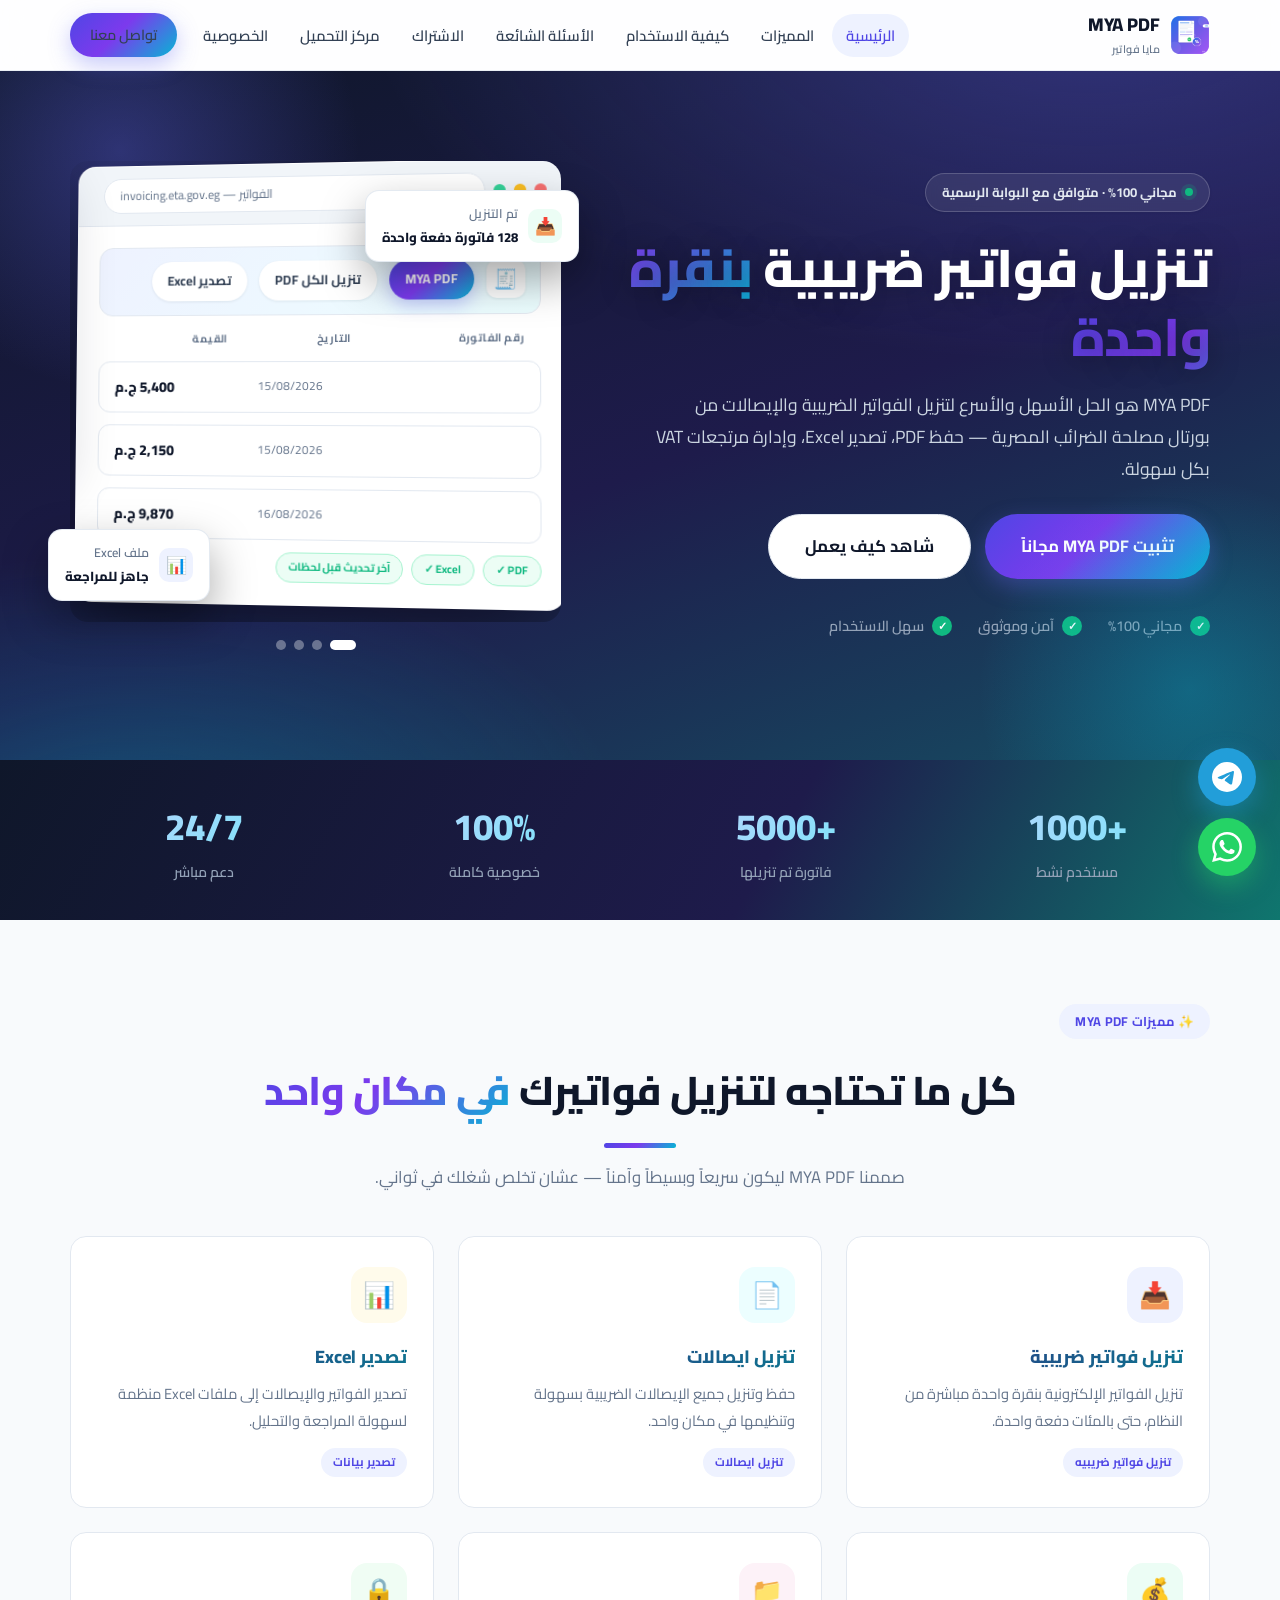
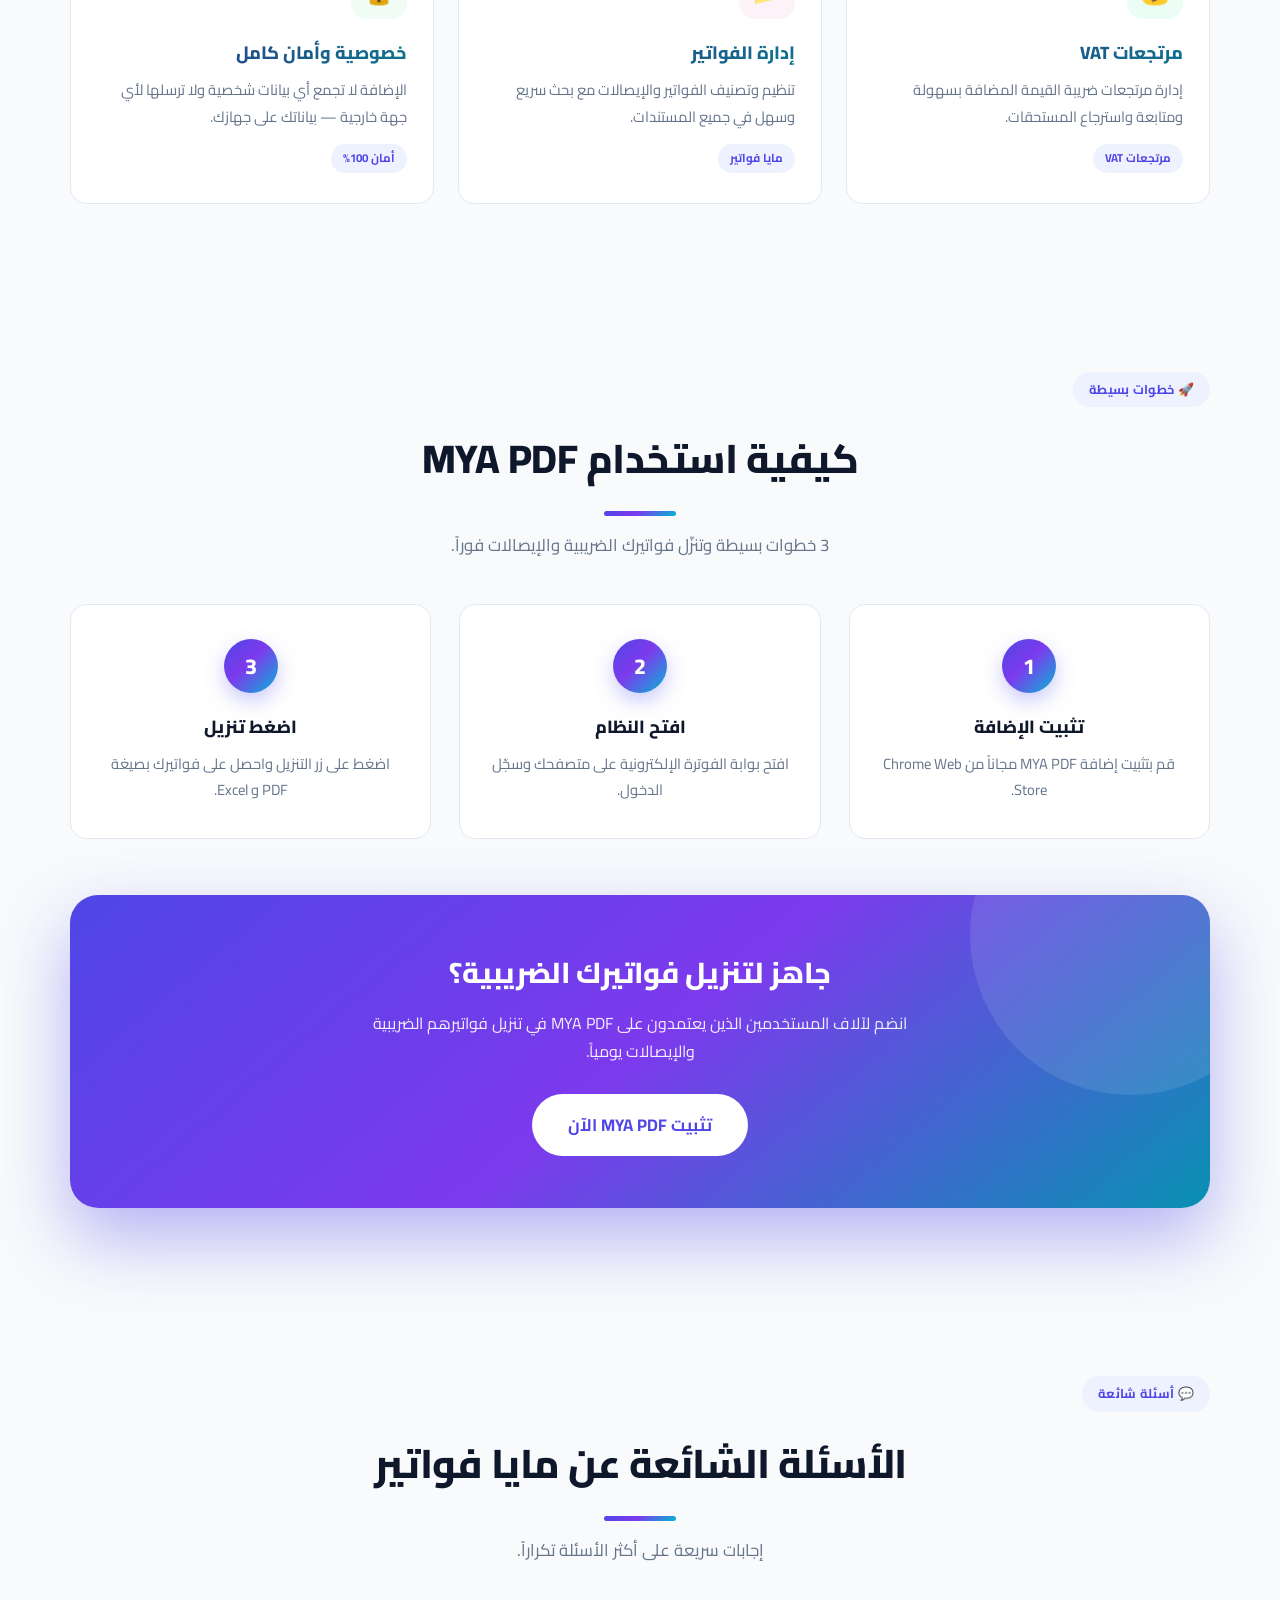
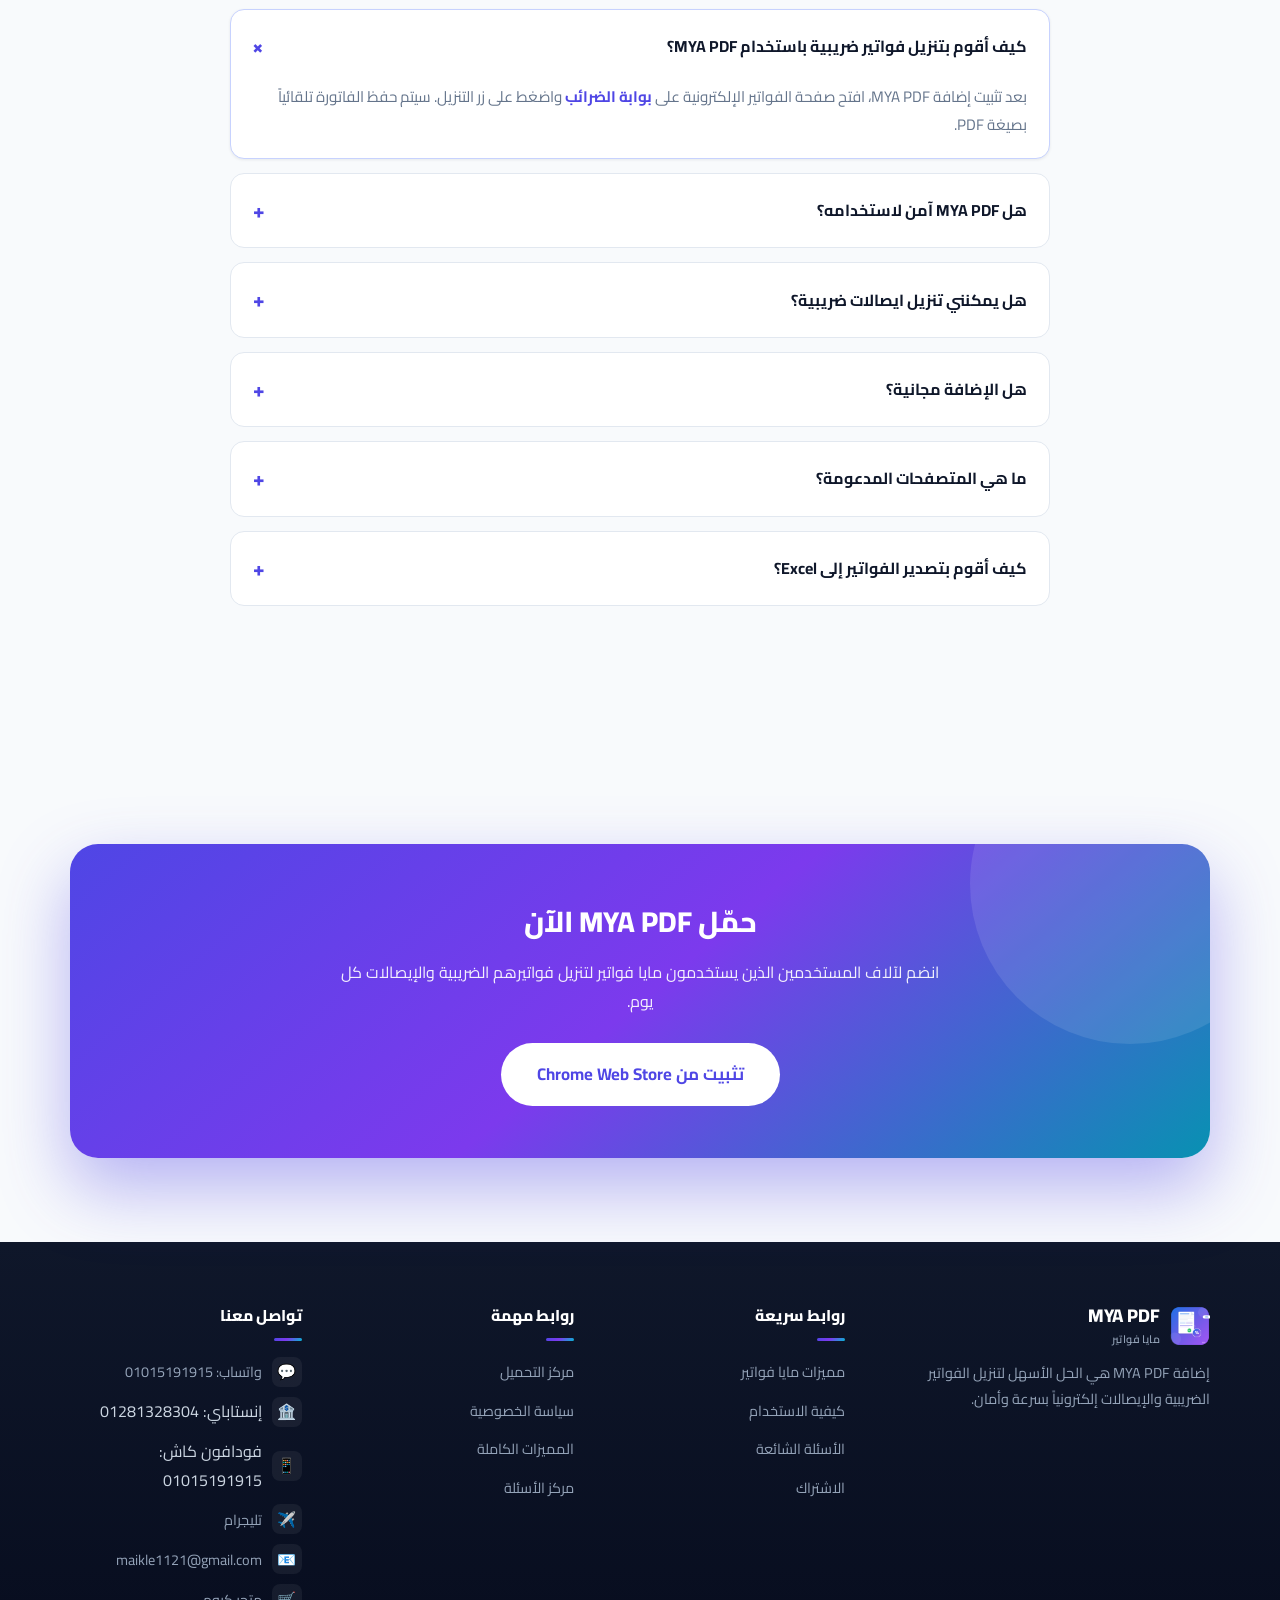
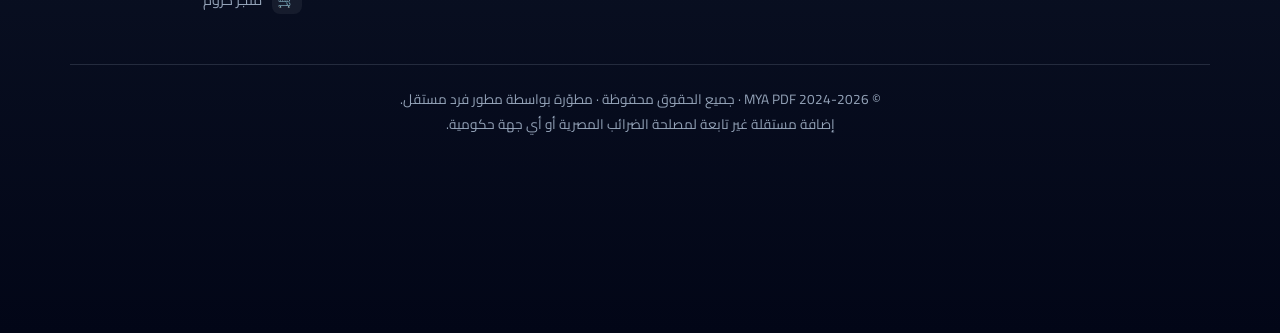
<file: index.html>
<!DOCTYPE html>
<html lang="ar" dir="rtl">
<head>
  <meta charset="UTF-8">
  <meta name="viewport" content="width=device-width, initial-scale=1.0">

  <!-- SEO -->
  <title>MYA PDF - تنزيل فواتير ضريبية | تنزيل ايصالات | مايا فواتير</title>
  <meta name="description" content="MYA PDF - أفضل إضافة لتنزيل الفواتير الضريبية والإيصالات إلكترونيًا. حفظ فواتير إلكترونية بنقرة واحدة، تصدير Excel، مرتجعات VAT. مايا فواتير - إدارة فواتير سهلة وسريعة.">
  <meta name="keywords" content="MYA PDF, مايا فواتير, مايا ايصالات, تنزيل فواتير ضريبيه, تنزيل ايصالات, فواتير إلكترونية, eInvoice Egypt, VAT Egypt, حفظ فواتير, تصدير فواتير Excel, إدارة فواتير, MYA, فواتير ضريبية مصر">
  <meta name="author" content="MYA PDF">
  <meta name="robots" content="index, follow">
  <meta name="theme-color" content="#4f46e5">

  <!-- Open Graph -->
  <meta property="og:type" content="website">
  <meta property="og:url" content="https://maikle1121-debug.github.io/MYA/">
  <meta property="og:locale" content="ar_EG">
  <meta property="og:site_name" content="MYA PDF">
  <meta property="og:title" content="MYA PDF - تنزيل فواتير ضريبية | تنزيل ايصالات">
  <meta property="og:description" content="أفضل إضافة لتنزيل الفواتير الضريبية والإيصالات. حفظ فواتير إلكترونية بنقرة واحدة، تصدير Excel، مرتجعات VAT.">
  <meta property="og:image" content="https://maikle1121-debug.github.io/MYA/og-image.png">

  <!-- Twitter -->
  <meta name="twitter:card" content="summary_large_image">
  <meta name="twitter:title" content="MYA PDF - تنزيل فواتير ضريبية | تنزيل ايصالات">
  <meta name="twitter:description" content="أفضل إضافة لتنزيل الفواتير الضريبية والإيصالات. حفظ فواتير إلكترونية بنقرة واحدة، تصدير Excel، مرتجعات VAT.">

  <link rel="canonical" href="https://maikle1121-debug.github.io/MYA/">
  <link rel="icon" type="image/png" href="logo128.png">

  <link rel="preconnect" href="https://fonts.googleapis.com">
  <link rel="preconnect" href="https://fonts.gstatic.com" crossorigin>
  <link href="https://fonts.googleapis.com/css2?family=Cairo:wght@400;600;700;800;900&display=swap" rel="stylesheet">

  <link rel="stylesheet" href="styles.css">

  <!-- Structured Data -->
  <script type="application/ld+json">
  {
    "@context": "https://schema.org",
    "@type": "SoftwareApplication",
    "name": "MYA PDF",
    "alternateName": ["مايا فواتير", "مايا ايصالات", "MYA", "MYA PDF"],
    "description": "إضافة لتنزيل الفواتير الضريبية والإيصالات إلكترونيًا. حفظ فواتير إلكترونية بنقرة واحدة، تصدير Excel، مرتجعات VAT.",
    "applicationCategory": "BusinessApplication",
    "operatingSystem": "Chrome",
    "offers": { "@type": "Offer", "price": "0", "priceCurrency": "EGP" },
    "author": { "@type": "Organization", "name": "MYA PDF" }
  }
  </script>
</head>
<body>

  <!-- ============ Header ============ -->
  <header class="site-header">
    <nav class="nav container" aria-label="القائمة الرئيسية">
      <a href="index.html" class="brand">
        <img src="logo128.png" alt="MYA PDF" width="40" height="40">
        <span>
          <span class="brand-name">MYA PDF</span>
          <span class="brand-sub">مايا فواتير</span>
        </span>
      </a>

      <button class="menu-toggle" id="menuToggle" aria-label="القائمة" aria-expanded="false">☰</button>

      <ul class="nav-links" id="navLinks">
        <li><a href="index.html" class="active">الرئيسية</a></li>
        <li><a href="index.html#features">المميزات</a></li>
        <li><a href="index.html#how">كيفية الاستخدام</a></li>
        <li><a href="index.html#faq">الأسئلة الشائعة</a></li>
        <li><a href="subscription.html">الاشتراك</a></li>
        <li><a href="downloads.html">مركز التحميل</a></li>
        <li><a href="privacy.html">الخصوصية</a></li>
        <li><a href="#" data-open-contact class="btn btn-primary" rel="noopener">تواصل معنا</a></li>
      </ul>
    </nav>
  </header>

  <!-- ============ Hero ============ -->
  <section class="hero" id="home">
    <div class="container hero-grid">
      <div class="hero-content">
        <span class="hero-badge"><span class="dot"></span> مجاني 100% · متوافق مع البوابة الرسمية</span>
        <h1>تنزيل فواتير ضريبية <span class="text-gradient">بنقرة واحدة</span></h1>
        <p class="lead">MYA PDF هو الحل الأسهل والأسرع لتنزيل الفواتير الضريبية والإيصالات من بورتال مصلحة الضرائب المصرية — حفظ PDF، تصدير Excel، وإدارة مرتجعات VAT بكل سهولة.</p>
        <div class="hero-actions">
          <a href="https://chromewebstore.google.com/detail/mya-pdf-v20/jdnmcffcffncienncmejmpgpephpodml?authuser=0&hl=en" class="btn btn-primary btn-lg" target="_blank" rel="noopener">تثبيت MYA PDF مجاناً</a>
          <a href="index.html#how" class="btn btn-ghost btn-lg">شاهد كيف يعمل</a>
        </div>
        <div class="trust">
          <span>مجاني 100%</span>
          <span>آمن وموثوق</span>
          <span>سهل الاستخدام</span>
        </div>
      </div>

      <div class="hero-visual">
        <div class="gallery" id="gallery">
          <div class="gallery-track">
            <!-- Slide 1: فواتير PDF (موديل افتراضي) -->
            <div class="gallery-slide">
              <div class="browser">
                <div class="browser-bar">
                  <span class="dot"></span><span class="dot"></span><span class="dot"></span>
                  <span class="url">invoicing.eta.gov.eg — الفواتير</span>
                </div>
                <div class="browser-body">
                  <div class="ext-toolbar">
                    <span class="logo-mini">🧾</span>
                    <span class="ext-btn">MYA PDF</span>
                    <span class="ext-btn ghost">تنزيل الكل PDF</span>
                    <span class="ext-btn ghost">تصدير Excel</span>
                  </div>
                  <div class="table-head"><span>رقم الفاتورة</span><span>التاريخ</span><span>القيمة</span></div>
                  <div class="ext-row"><b>INV-2026-000128</b><span class="meta">15/08/2026</span><span class="stat">5,400 ج.م</span></div>
                  <div class="ext-row"><b>INV-2026-000129</b><span class="meta">15/08/2026</span><span class="stat">2,150 ج.م</span></div>
                  <div class="ext-row"><b>INV-2026-000130</b><span class="meta">16/08/2026</span><span class="stat">9,870 ج.م</span></div>
                  <div class="ext-tag"><span>PDF ✓</span><span>Excel ✓</span><span>آخر تحديث قبل لحظات</span></div>
                </div>
              </div>
            </div>

            <!-- Slide 2: إيصالات PDF -->
            <div class="gallery-slide">
              <div class="gallery-img">
                <img src="gallery-images/receipts.png" alt="إيصالات PDF - MYA PDF" loading="eager" decoding="async">
              </div>
            </div>

            <!-- Slide 3: شكل الإضافة -->
            <div class="gallery-slide">
              <div class="gallery-img">
                <img src="gallery-images/extension.png" alt="شكل إضافة MYA PDF" loading="eager" decoding="async">
              </div>
            </div>

            <!-- Slide 4: MYA Invoice -->
            <div class="gallery-slide">
              <div class="gallery-img">
                <img src="gallery-images/invoice.png" alt="MYA Invoice - فاتورة" loading="eager" decoding="async">
              </div>
            </div>
          </div>

          <div class="gallery-dots" id="galleryDots">
            <button type="button" class="dot" data-go="0" aria-label="فواتير PDF"></button>
            <button type="button" class="dot" data-go="1" aria-label="إيصالات PDF"></button>
            <button type="button" class="dot" data-go="2" aria-label="شكل الإضافة"></button>
            <button type="button" class="dot" data-go="3" aria-label="MYA Invoice"></button>
          </div>
        </div>

        <div class="float-card f1">
          <span class="ico">📥</span>
          <div>
            <b>تم التنزيل</b>
            <span>128 فاتورة دفعة واحدة</span>
          </div>
        </div>
        <div class="float-card f2">
          <span class="ico">📊</span>
          <div>
            <b>ملف Excel</b>
            <span>جاهز للمراجعة</span>
          </div>
        </div>
      </div>
    </div>
  </section>

  <!-- ============ Stats ============ -->
  <section class="stats-strip">
    <div class="container stats-grid">
      <div>
        <div class="stat-num">+1000</div>
        <div class="stat-label">مستخدم نشط</div>
      </div>
      <div>
        <div class="stat-num">+5000</div>
        <div class="stat-label">فاتورة تم تنزيلها</div>
      </div>
      <div>
        <div class="stat-num">100%</div>
        <div class="stat-label">خصوصية كاملة</div>
      </div>
      <div>
        <div class="stat-num">24/7</div>
        <div class="stat-label">دعم مباشر</div>
      </div>
    </div>
  </section>

  <!-- ============ Features ============ -->
  <section class="section" id="features">
    <div class="container">
      <span class="eyebrow">✨ مميزات MYA PDF</span>
      <h2 class="section-title">كل ما تحتاجه لتنزيل فواتيرك <span class="text-gradient">في مكان واحد</span></h2>
      <p class="section-subtitle">صممنا MYA PDF ليكون سريعاً وبسيطاً وآمناً — عشان تخلص شغلك في ثواني.</p>

      <div class="features-grid">
        <div class="feature-card reveal">
          <div class="feature-ico">📥</div>
          <h3>تنزيل فواتير ضريبية</h3>
          <p>تنزيل الفواتير الإلكترونية بنقرة واحدة مباشرة من النظام، حتى بالمئات دفعة واحدة.</p>
          <span class="feature-tag">تنزيل فواتير ضريبيه</span>
        </div>
        <div class="feature-card reveal d1">
          <div class="feature-ico">📄</div>
          <h3>تنزيل ايصالات</h3>
          <p>حفظ وتنزيل جميع الإيصالات الضريبية بسهولة وتنظيمها في مكان واحد.</p>
          <span class="feature-tag">تنزيل ايصالات</span>
        </div>
        <div class="feature-card reveal d2">
          <div class="feature-ico">📊</div>
          <h3>تصدير Excel</h3>
          <p>تصدير الفواتير والإيصالات إلى ملفات Excel منظمة لسهولة المراجعة والتحليل.</p>
          <span class="feature-tag">تصدير بيانات</span>
        </div>
        <div class="feature-card reveal">
          <div class="feature-ico">💰</div>
          <h3>مرتجعات VAT</h3>
          <p>إدارة مرتجعات ضريبة القيمة المضافة بسهولة ومتابعة واسترجاع المستحقات.</p>
          <span class="feature-tag">مرتجعات VAT</span>
        </div>
        <div class="feature-card reveal d1">
          <div class="feature-ico">📁</div>
          <h3>إدارة الفواتير</h3>
          <p>تنظيم وتصنيف الفواتير والإيصالات مع بحث سريع وسهل في جميع المستندات.</p>
          <span class="feature-tag">مايا فواتير</span>
        </div>
        <div class="feature-card reveal d2">
          <div class="feature-ico">🔒</div>
          <h3>خصوصية وأمان كامل</h3>
          <p>الإضافة لا تجمع أي بيانات شخصية ولا ترسلها لأي جهة خارجية — بياناتك على جهازك.</p>
          <span class="feature-tag">أمان 100%</span>
        </div>
      </div>
    </div>
  </section>

  <!-- ============ How to use ============ -->
  <section class="section section-alt" id="how">
    <div class="container">
      <span class="eyebrow">🚀 خطوات بسيطة</span>
      <h2 class="section-title">كيفية استخدام MYA PDF</h2>
      <p class="section-subtitle">3 خطوات بسيطة وتنزّل فواتيرك الضريبية والإيصالات فوراً.</p>

      <div class="steps">
        <div class="step reveal">
          <div class="step-num">1</div>
          <h3>تثبيت الإضافة</h3>
          <p>قم بتثبيت إضافة MYA PDF مجاناً من Chrome Web Store.</p>
        </div>
        <div class="step reveal d1">
          <div class="step-num">2</div>
          <h3>افتح النظام</h3>
          <p>افتح بوابة الفوترة الإلكترونية على متصفحك وسجّل الدخول.</p>
        </div>
        <div class="step reveal d2">
          <div class="step-num">3</div>
          <h3>اضغط تنزيل</h3>
          <p>اضغط على زر التنزيل واحصل على فواتيرك بصيغة PDF و Excel.</p>
        </div>
      </div>

      <div class="cta-box">
        <h3>جاهز لتنزيل فواتيرك الضريبية؟</h3>
        <p>انضم لآلاف المستخدمين الذين يعتمدون على MYA PDF في تنزيل فواتيرهم الضريبية والإيصالات يومياً.</p>
        <a href="https://chromewebstore.google.com/detail/mya-pdf-v20/jdnmcffcffncienncmejmpgpephpodml?authuser=0&hl=en" class="btn btn-lg" target="_blank" rel="noopener">تثبيت MYA PDF الآن</a>
      </div>
    </div>
  </section>

  <!-- ============ FAQ ============ -->
  <section class="section" id="faq">
    <div class="container">
      <span class="eyebrow">💬 أسئلة شائعة</span>
      <h2 class="section-title">الأسئلة الشائعة عن مايا فواتير</h2>
      <p class="section-subtitle">إجابات سريعة على أكثر الأسئلة تكراراً.</p>

      <div class="faq-list">
        <details class="faq-item" open>
          <summary>كيف أقوم بتنزيل فواتير ضريبية باستخدام MYA PDF؟</summary>
          <div class="faq-body">
            <p>بعد تثبيت إضافة MYA PDF، افتح صفحة الفواتير الإلكترونية على <a href="https://invoicing.eta.gov.eg" target="_blank" rel="noopener">بوابة الضرائب</a> واضغط على زر التنزيل. سيتم حفظ الفاتورة تلقائياً بصيغة PDF.</p>
          </div>
        </details>

        <details class="faq-item">
          <summary>هل MYA PDF آمن لاستخدامه؟</summary>
          <div class="faq-body">
            <p>نعم، MYA PDF آمن تماماً. الإضافة لا تجمع أي بيانات شخصية ولا ترسلها لأي جهة خارجية، وتعمل مباشرة بين متصفحك وبوابة الضرائب. راجع <a href="privacy.html">سياسة الخصوصية</a> للتفاصيل الكاملة.</p>
          </div>
        </details>

        <details class="faq-item">
          <summary>هل يمكنني تنزيل ايصالات ضريبية؟</summary>
          <div class="faq-body">
            <p>نعم، MYA PDF يدعم تنزيل جميع أنواع الإيصالات الضريبية من النظام بنفس سهولة الفواتير.</p>
          </div>
        </details>

        <details class="faq-item">
          <summary>هل الإضافة مجانية؟</summary>
          <div class="faq-body">
            <p>نعم، MYA PDF مجانية تماماً مع تجربة استخدام كاملة، ولا توجد أي رسوم خفية. لمزيد من الميزات الاحترافية يمكنك الاطلاع على <a href="subscription.html">صفحة الاشتراك</a>.</p>
          </div>
        </details>

        <details class="faq-item">
          <summary>ما هي المتصفحات المدعومة؟</summary>
          <div class="faq-body">
            <p>MYA PDF يعمل على متصفح Google Chrome وجميع المتصفحات المبنية على Chromium مثل Edge و Brave و Opera.</p>
          </div>
        </details>

        <details class="faq-item">
          <summary>كيف أقوم بتصدير الفواتير إلى Excel؟</summary>
          <div class="faq-body">
            <p>MYA PDF يوفر خاصية تصدير البيانات مباشرة إلى ملفات Excel منظمة وجاهزة للمراجعة والمحاسبة.</p>
          </div>
        </details>
      </div>
    </div>
  </section>

  <!-- ============ Download CTA ============ -->
  <section class="section" id="download">
    <div class="container">
      <div class="cta-box">
        <h3>حمّل MYA PDF الآن</h3>
        <p>انضم لآلاف المستخدمين الذين يستخدمون مايا فواتير لتنزيل فواتيرهم الضريبية والإيصالات كل يوم.</p>
        <a href="https://chromewebstore.google.com/detail/mya-pdf-v20/jdnmcffcffncienncmejmpgpephpodml?authuser=0&hl=en" class="btn btn-lg" target="_blank" rel="noopener">تثبيت من Chrome Web Store</a>
      </div>
    </div>
  </section>

  <!-- ============ Footer ============ -->
  <footer class="site-footer">
    <div class="container">
      <div class="footer-grid">
        <div class="footer-col">
          <a href="index.html" class="brand">
            <img src="logo128.png" alt="MYA PDF" width="40" height="40">
            <span>
              <span class="brand-name" style="color:#fff">MYA PDF</span>
              <span class="brand-sub">مايا فواتير</span>
            </span>
          </a>
          <p>إضافة MYA PDF هي الحل الأسهل لتنزيل الفواتير الضريبية والإيصالات إلكترونياً بسرعة وأمان.</p>
        </div>
        <div class="footer-col">
          <h4>روابط سريعة</h4>
          <ul>
            <li><a href="index.html#features">مميزات مايا فواتير</a></li>
            <li><a href="index.html#how">كيفية الاستخدام</a></li>
            <li><a href="index.html#faq">الأسئلة الشائعة</a></li>
            <li><a href="subscription.html">الاشتراك</a></li>
          </ul>
        </div>
        <div class="footer-col">
          <h4>روابط مهمة</h4>
          <ul>
            <li><a href="downloads.html">مركز التحميل</a></li>
            <li><a href="privacy.html">سياسة الخصوصية</a></li>
            <li><a href="features.html">المميزات الكاملة</a></li>
            <li><a href="faq.html">مركز الأسئلة</a></li>
          </ul>
        </div>
        <div class="footer-col">
          <h4>تواصل معنا</h4>
          <ul class="footer-contact">
            <li><span class="ic">💬</span><a href="https://wa.me/201015191915" target="_blank" rel="noopener">واتساب: 01015191915</a></li>
            <li><span class="ic">🏦</span><span>إنستاباي: 01281328304</span></li>
            <li><span class="ic">📱</span><span>فودافون كاش: 01015191915</span></li>
            <li><span class="ic">✈️</span><a href="https://t.me/+aH69YpqPNIxkNjlk" target="_blank" rel="noopener">تليجرام</a></li>
            <li><span class="ic">📧</span><a href="mailto:maikle1121@gmail.com">maikle1121@gmail.com</a></li>
            <li><span class="ic">🛒</span><a href="https://chromewebstore.google.com/detail/mya-pdf-v20/jdnmcffcffncienncmejmpgpephpodml?authuser=0&hl=en" target="_blank" rel="noopener">متجر كروم</a></li>
          </ul>
        </div>
      </div>
      <div class="footer-bottom">
        <p>© 2024-2026 MYA PDF · جميع الحقوق محفوظة · مطوّرة بواسطة مطور فرد مستقل.</p>
        <p>إضافة مستقلة غير تابعة لمصلحة الضرائب المصرية أو أي جهة حكومية.</p>

        <!-- BEGIN AADS AD UNIT 2453835 -->
        <div id="frame" style="width: 100%; margin: auto; position: relative; z-index: 99998; margin-top: 25px;">
          <iframe data-aa='2453835' src='//acceptable.a-ads.com/2453835/?size=Adaptive' style='border:0; padding:0; width:70%; height:auto; overflow:hidden; display: block; margin: auto' allowtransparency="true"></iframe>
        </div>
        <!-- END AADS AD UNIT 2453835 -->

      </div>
    </div>
  </footer>

  <script src="main.js"></script>
</body>
</html>
</file>
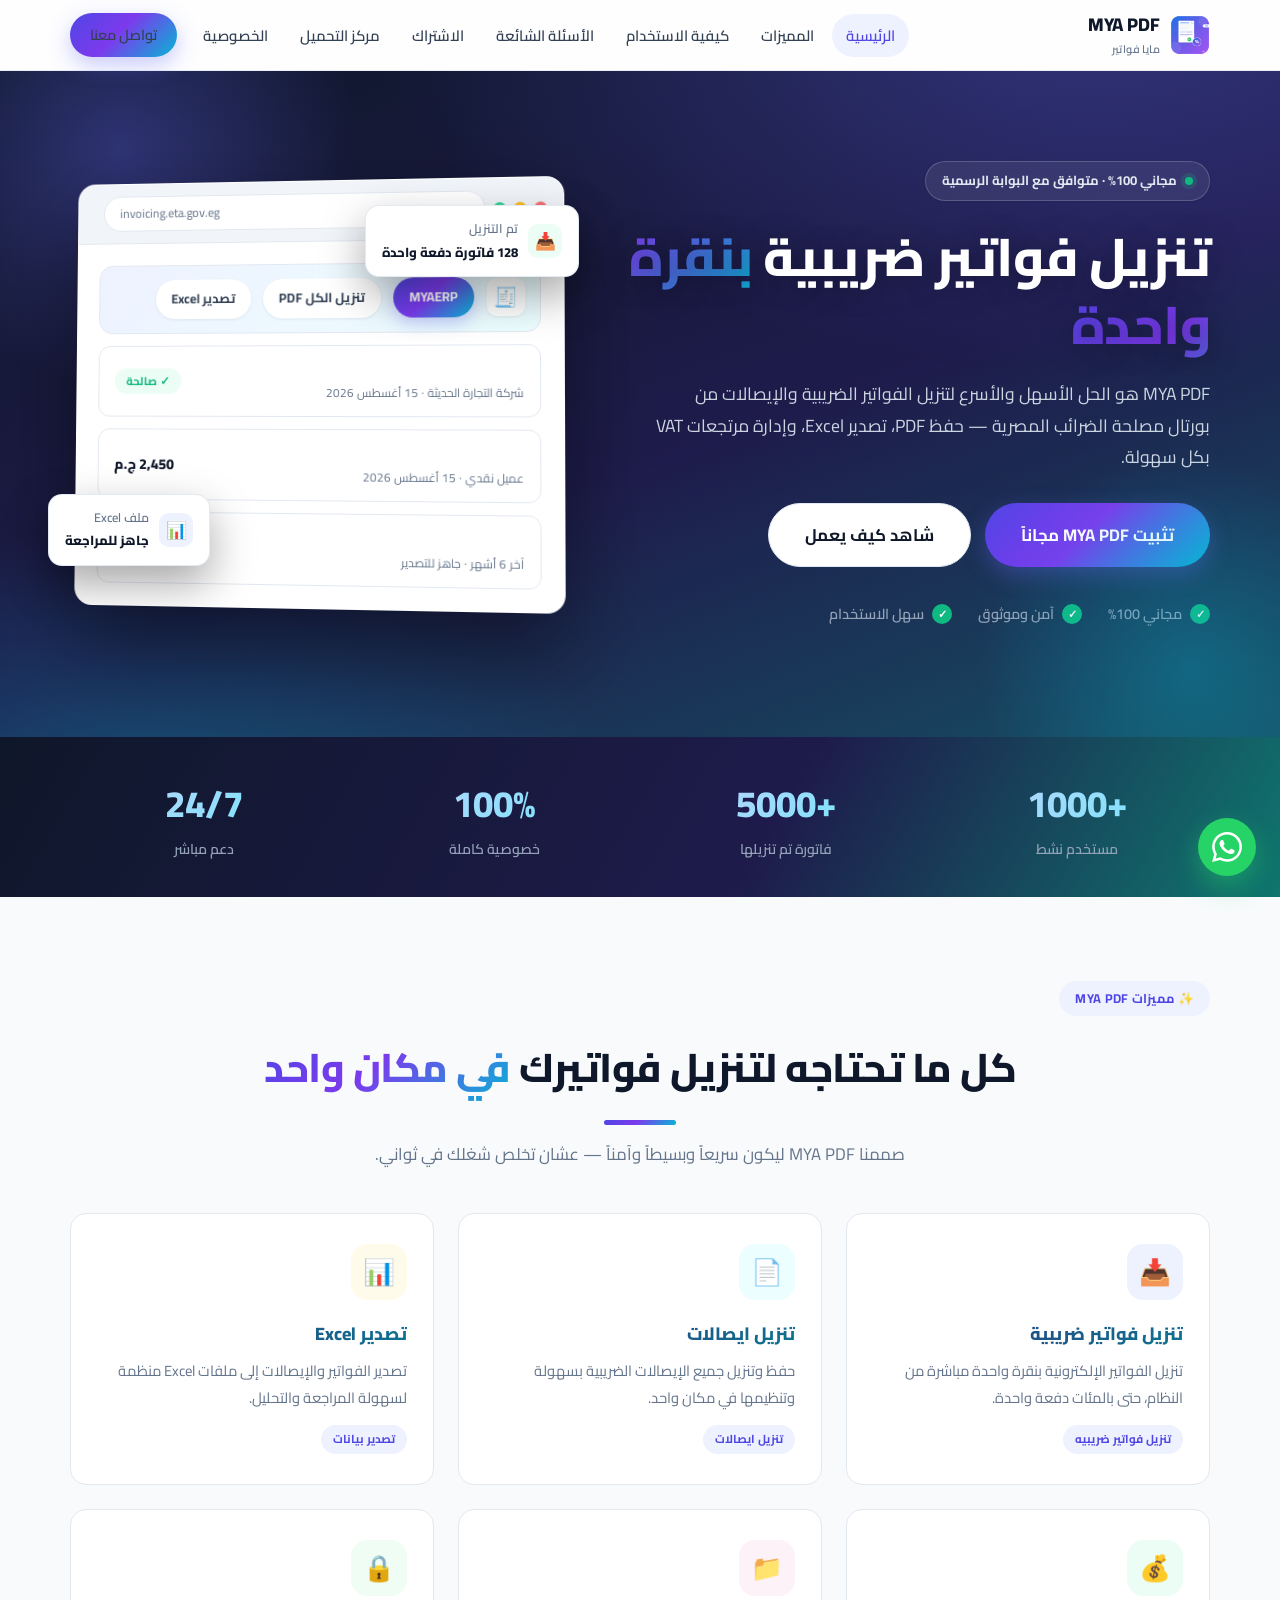
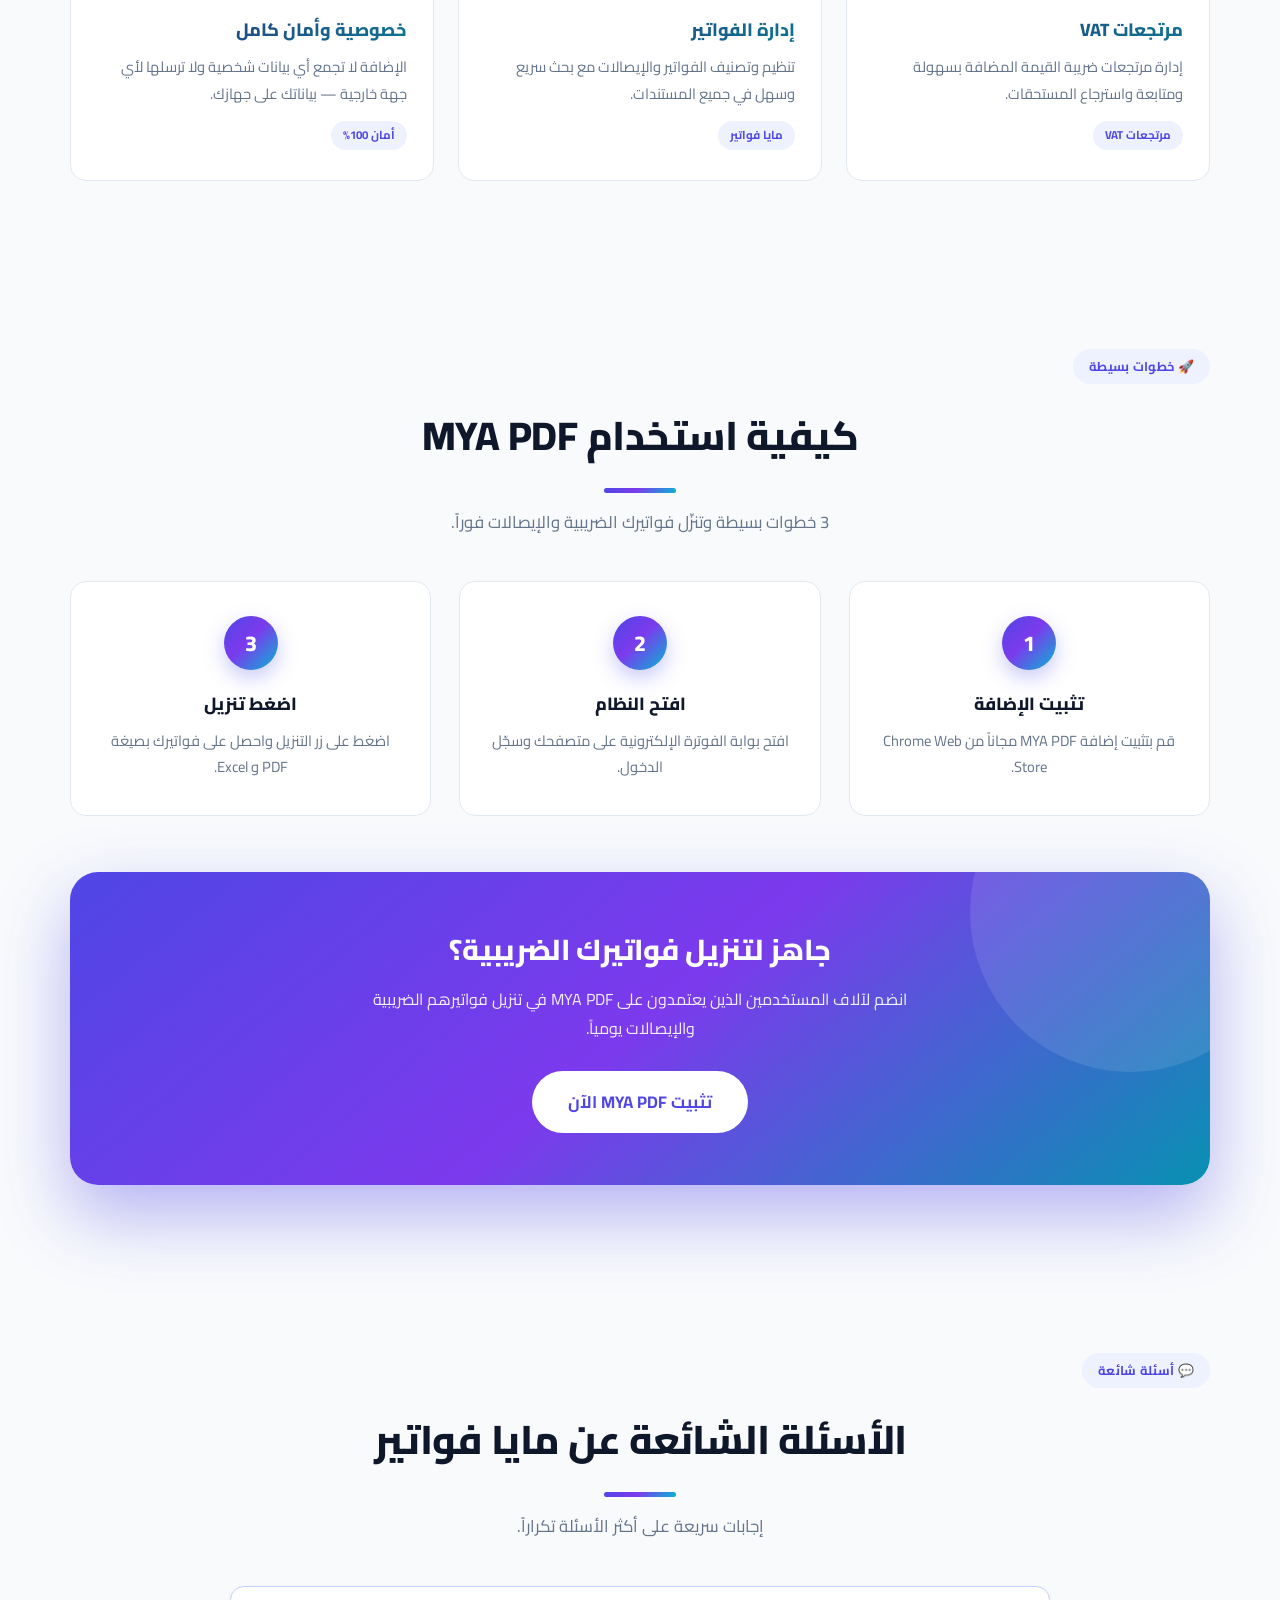
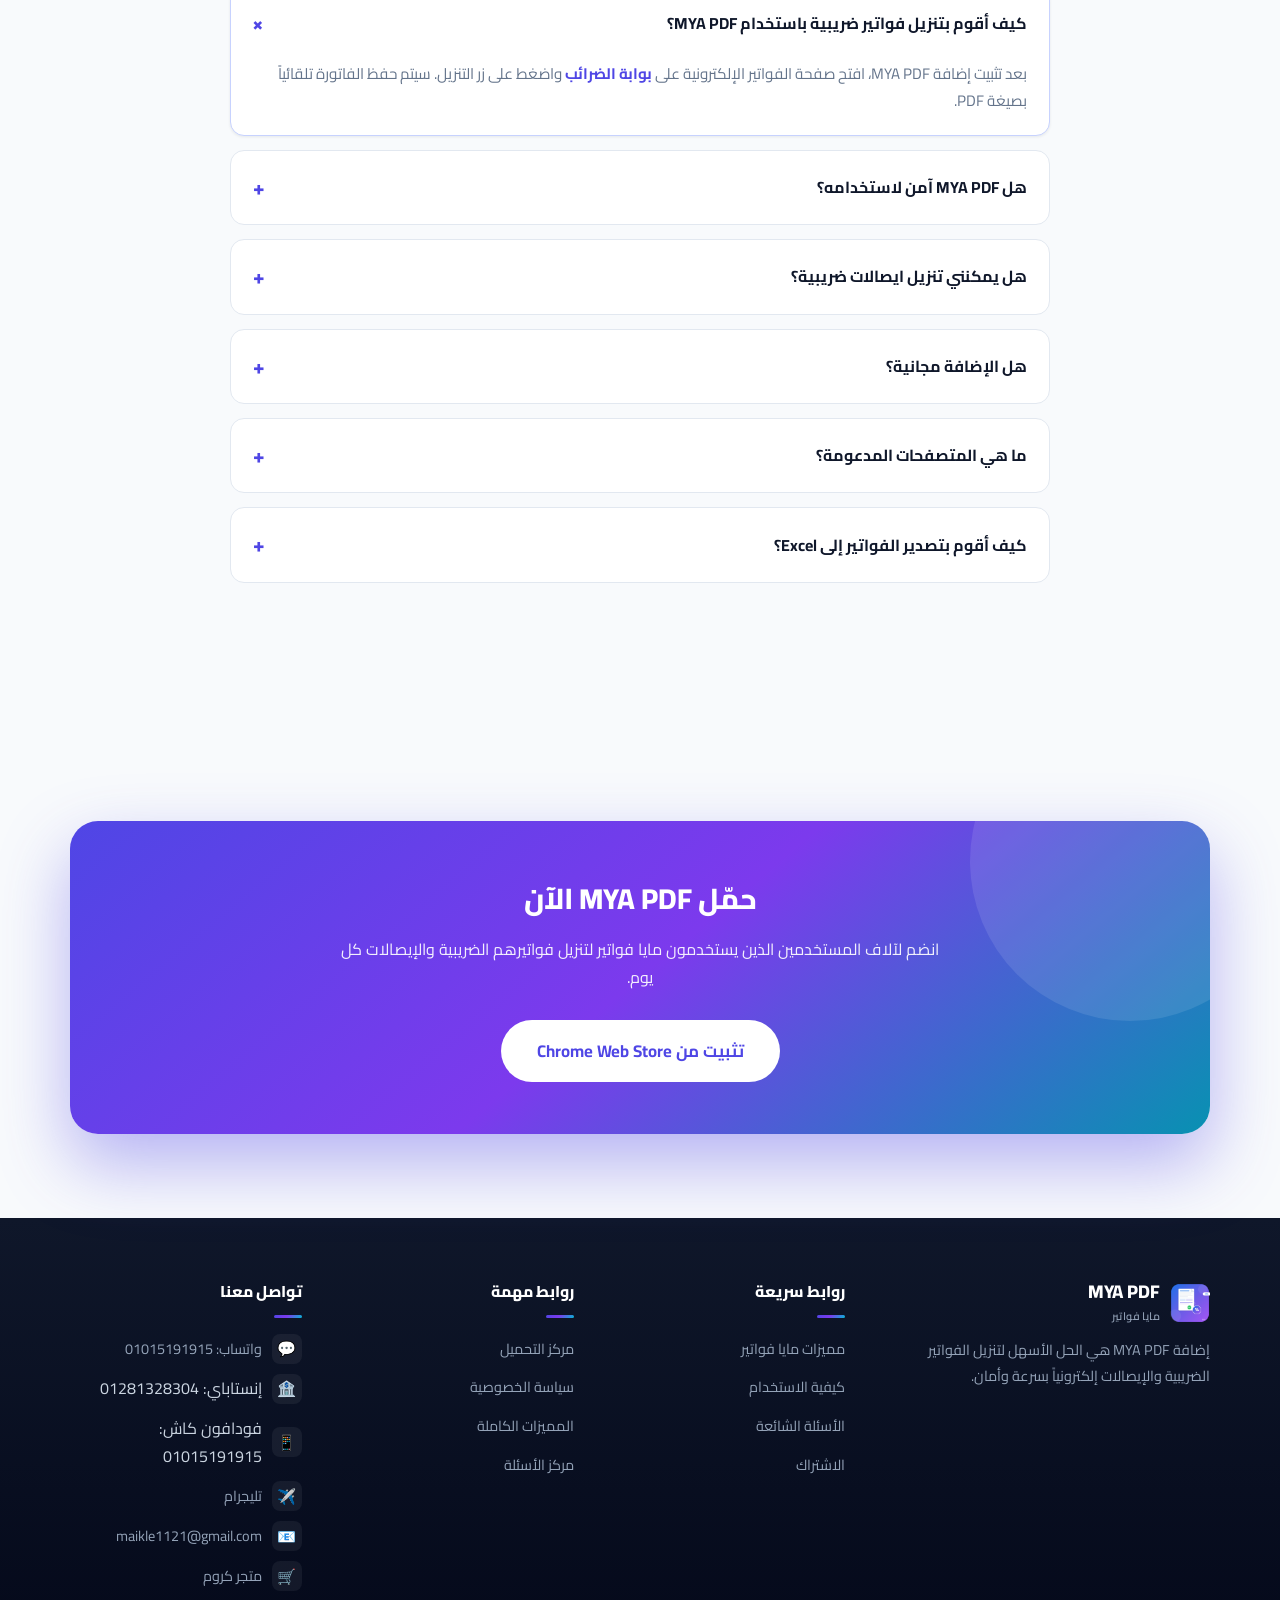
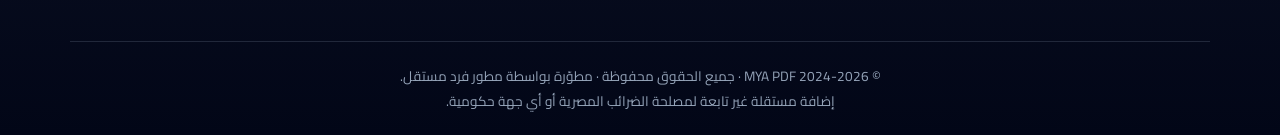
<file: ite/index.html>
<!DOCTYPE html>
<html lang="ar" dir="rtl">
<head>
  <meta charset="UTF-8">
  <meta name="viewport" content="width=device-width, initial-scale=1.0">

  <!-- SEO -->
  <title>MYA PDF - تنزيل فواتير ضريبية | تنزيل ايصالات | مايا فواتير</title>
  <meta name="description" content="MYA PDF - أفضل إضافة لتنزيل الفواتير الضريبية والإيصالات إلكترونيًا. حفظ فواتير إلكترونية بنقرة واحدة، تصدير Excel، مرتجعات VAT. مايا فواتير - إدارة فواتير سهلة وسريعة.">
  <meta name="keywords" content="MYA PDF, مايا فواتير, مايا ايصالات, تنزيل فواتير ضريبيه, تنزيل ايصالات, فواتير إلكترونية, eInvoice Egypt, VAT Egypt, حفظ فواتير, تصدير فواتير Excel, إدارة فواتير, MYA, فواتير ضريبية مصر">
  <meta name="author" content="MYA PDF">
  <meta name="robots" content="index, follow">
  <meta name="theme-color" content="#4f46e5">

  <!-- Open Graph -->
  <meta property="og:type" content="website">
  <meta property="og:url" content="https://maikle1121-debug.github.io/MYA/">
  <meta property="og:locale" content="ar_EG">
  <meta property="og:site_name" content="MYA PDF">
  <meta property="og:title" content="MYA PDF - تنزيل فواتير ضريبية | تنزيل ايصالات">
  <meta property="og:description" content="أفضل إضافة لتنزيل الفواتير الضريبية والإيصالات. حفظ فواتير إلكترونية بنقرة واحدة، تصدير Excel، مرتجعات VAT.">
  <meta property="og:image" content="https://maikle1121-debug.github.io/MYA/og-image.png">

  <!-- Twitter -->
  <meta name="twitter:card" content="summary_large_image">
  <meta name="twitter:title" content="MYA PDF - تنزيل فواتير ضريبية | تنزيل ايصالات">
  <meta name="twitter:description" content="أفضل إضافة لتنزيل الفواتير الضريبية والإيصالات. حفظ فواتير إلكترونية بنقرة واحدة، تصدير Excel، مرتجعات VAT.">

  <link rel="canonical" href="https://maikle1121-debug.github.io/MYA/">
  <link rel="icon" type="image/png" href="logo128.png">

  <link rel="preconnect" href="https://fonts.googleapis.com">
  <link rel="preconnect" href="https://fonts.gstatic.com" crossorigin>
  <link href="https://fonts.googleapis.com/css2?family=Cairo:wght@400;600;700;800;900&display=swap" rel="stylesheet">

  <link rel="stylesheet" href="styles.css">

  <!-- Structured Data -->
  <script type="application/ld+json">
  {
    "@context": "https://schema.org",
    "@type": "SoftwareApplication",
    "name": "MYA PDF",
    "alternateName": ["مايا فواتير", "مايا ايصالات", "MYA", "MYA PDF"],
    "description": "إضافة لتنزيل الفواتير الضريبية والإيصالات إلكترونيًا. حفظ فواتير إلكترونية بنقرة واحدة، تصدير Excel، مرتجعات VAT.",
    "applicationCategory": "BusinessApplication",
    "operatingSystem": "Chrome",
    "offers": { "@type": "Offer", "price": "0", "priceCurrency": "EGP" },
    "author": { "@type": "Organization", "name": "MYA PDF" }
  }
  </script>
</head>
<body>

  <!-- ============ Header ============ -->
  <header class="site-header">
    <nav class="nav container" aria-label="القائمة الرئيسية">
      <a href="index.html" class="brand">
        <img src="logo128.png" alt="MYA PDF" width="40" height="40">
        <span>
          <span class="brand-name">MYA PDF</span>
          <span class="brand-sub">مايا فواتير</span>
        </span>
      </a>

      <button class="menu-toggle" id="menuToggle" aria-label="القائمة" aria-expanded="false">☰</button>

      <ul class="nav-links" id="navLinks">
        <li><a href="index.html" class="active">الرئيسية</a></li>
        <li><a href="index.html#features">المميزات</a></li>
        <li><a href="index.html#how">كيفية الاستخدام</a></li>
        <li><a href="index.html#faq">الأسئلة الشائعة</a></li>
        <li><a href="subscription.html">الاشتراك</a></li>
        <li><a href="downloads.html">مركز التحميل</a></li>
        <li><a href="privacy.html">الخصوصية</a></li>
        <li><a href="#" data-open-contact class="btn btn-primary" rel="noopener">تواصل معنا</a></li>
      </ul>
    </nav>
  </header>

  <!-- ============ Hero ============ -->
  <section class="hero" id="home">
    <div class="container hero-grid">
      <div class="hero-content">
        <span class="hero-badge"><span class="dot"></span> مجاني 100% · متوافق مع البوابة الرسمية</span>
        <h1>تنزيل فواتير ضريبية <span class="text-gradient">بنقرة واحدة</span></h1>
        <p class="lead">MYA PDF هو الحل الأسهل والأسرع لتنزيل الفواتير الضريبية والإيصالات من بورتال مصلحة الضرائب المصرية — حفظ PDF، تصدير Excel، وإدارة مرتجعات VAT بكل سهولة.</p>
        <div class="hero-actions">
          <a href="https://chromewebstore.google.com/detail/mya-pdf-v20/jdnmcffcffncienncmejmpgpephpodml?authuser=0&hl=en" class="btn btn-primary btn-lg" target="_blank" rel="noopener">تثبيت MYA PDF مجاناً</a>
          <a href="index.html#how" class="btn btn-ghost btn-lg">شاهد كيف يعمل</a>
        </div>
        <div class="trust">
          <span>مجاني 100%</span>
          <span>آمن وموثوق</span>
          <span>سهل الاستخدام</span>
        </div>
      </div>

      <div class="hero-visual">
        <div class="browser">
          <div class="browser-bar">
            <span class="dot"></span><span class="dot"></span><span class="dot"></span>
            <span class="url">invoicing.eta.gov.eg</span>
          </div>
          <div class="browser-body">
            <div class="ext-toolbar">
              <span class="logo-mini">🧾</span>
              <span class="ext-btn">MYAERP</span>
              <span class="ext-btn ghost">تنزيل الكل PDF</span>
              <span class="ext-btn ghost">تصدير Excel</span>
            </div>
            <div class="ext-row">
              <div>
                <b>فاتورة رقم INV-2026-000128</b>
                <div class="meta">شركة التجارة الحديثة · 15 أغسطس 2026</div>
              </div>
              <span class="status">✓ صالحة</span>
            </div>
            <div class="ext-row">
              <div>
                <b>إيصال رقم RCP-2026-000452</b>
                <div class="meta">عميل نقدي · 15 أغسطس 2026</div>
              </div>
              <span class="stat">2,450 ج.م</span>
            </div>
            <div class="ext-row">
              <div>
                <b>تقرير ضريبة القيمة المضافة</b>
                <div class="meta">آخر 6 أشهر · جاهز للتصدير</div>
              </div>
              <span class="ext-btn ghost" style="padding:5px 12px">PDF</span>
            </div>
          </div>
        </div>

        <div class="float-card f1">
          <span class="ico">📥</span>
          <div>
            <b>تم التنزيل</b>
            <span>128 فاتورة دفعة واحدة</span>
          </div>
        </div>
        <div class="float-card f2">
          <span class="ico">📊</span>
          <div>
            <b>ملف Excel</b>
            <span>جاهز للمراجعة</span>
          </div>
        </div>
      </div>
    </div>
  </section>

  <!-- ============ Stats ============ -->
  <section class="stats-strip">
    <div class="container stats-grid">
      <div>
        <div class="stat-num">+1000</div>
        <div class="stat-label">مستخدم نشط</div>
      </div>
      <div>
        <div class="stat-num">+5000</div>
        <div class="stat-label">فاتورة تم تنزيلها</div>
      </div>
      <div>
        <div class="stat-num">100%</div>
        <div class="stat-label">خصوصية كاملة</div>
      </div>
      <div>
        <div class="stat-num">24/7</div>
        <div class="stat-label">دعم مباشر</div>
      </div>
    </div>
  </section>

  <!-- ============ Features ============ -->
  <section class="section" id="features">
    <div class="container">
      <span class="eyebrow">✨ مميزات MYA PDF</span>
      <h2 class="section-title">كل ما تحتاجه لتنزيل فواتيرك <span class="text-gradient">في مكان واحد</span></h2>
      <p class="section-subtitle">صممنا MYA PDF ليكون سريعاً وبسيطاً وآمناً — عشان تخلص شغلك في ثواني.</p>

      <div class="features-grid">
        <div class="feature-card reveal">
          <div class="feature-ico">📥</div>
          <h3>تنزيل فواتير ضريبية</h3>
          <p>تنزيل الفواتير الإلكترونية بنقرة واحدة مباشرة من النظام، حتى بالمئات دفعة واحدة.</p>
          <span class="feature-tag">تنزيل فواتير ضريبيه</span>
        </div>
        <div class="feature-card reveal d1">
          <div class="feature-ico">📄</div>
          <h3>تنزيل ايصالات</h3>
          <p>حفظ وتنزيل جميع الإيصالات الضريبية بسهولة وتنظيمها في مكان واحد.</p>
          <span class="feature-tag">تنزيل ايصالات</span>
        </div>
        <div class="feature-card reveal d2">
          <div class="feature-ico">📊</div>
          <h3>تصدير Excel</h3>
          <p>تصدير الفواتير والإيصالات إلى ملفات Excel منظمة لسهولة المراجعة والتحليل.</p>
          <span class="feature-tag">تصدير بيانات</span>
        </div>
        <div class="feature-card reveal">
          <div class="feature-ico">💰</div>
          <h3>مرتجعات VAT</h3>
          <p>إدارة مرتجعات ضريبة القيمة المضافة بسهولة ومتابعة واسترجاع المستحقات.</p>
          <span class="feature-tag">مرتجعات VAT</span>
        </div>
        <div class="feature-card reveal d1">
          <div class="feature-ico">📁</div>
          <h3>إدارة الفواتير</h3>
          <p>تنظيم وتصنيف الفواتير والإيصالات مع بحث سريع وسهل في جميع المستندات.</p>
          <span class="feature-tag">مايا فواتير</span>
        </div>
        <div class="feature-card reveal d2">
          <div class="feature-ico">🔒</div>
          <h3>خصوصية وأمان كامل</h3>
          <p>الإضافة لا تجمع أي بيانات شخصية ولا ترسلها لأي جهة خارجية — بياناتك على جهازك.</p>
          <span class="feature-tag">أمان 100%</span>
        </div>
      </div>
    </div>
  </section>

  <!-- ============ How to use ============ -->
  <section class="section section-alt" id="how">
    <div class="container">
      <span class="eyebrow">🚀 خطوات بسيطة</span>
      <h2 class="section-title">كيفية استخدام MYA PDF</h2>
      <p class="section-subtitle">3 خطوات بسيطة وتنزّل فواتيرك الضريبية والإيصالات فوراً.</p>

      <div class="steps">
        <div class="step reveal">
          <div class="step-num">1</div>
          <h3>تثبيت الإضافة</h3>
          <p>قم بتثبيت إضافة MYA PDF مجاناً من Chrome Web Store.</p>
        </div>
        <div class="step reveal d1">
          <div class="step-num">2</div>
          <h3>افتح النظام</h3>
          <p>افتح بوابة الفوترة الإلكترونية على متصفحك وسجّل الدخول.</p>
        </div>
        <div class="step reveal d2">
          <div class="step-num">3</div>
          <h3>اضغط تنزيل</h3>
          <p>اضغط على زر التنزيل واحصل على فواتيرك بصيغة PDF و Excel.</p>
        </div>
      </div>

      <div class="cta-box">
        <h3>جاهز لتنزيل فواتيرك الضريبية؟</h3>
        <p>انضم لآلاف المستخدمين الذين يعتمدون على MYA PDF في تنزيل فواتيرهم الضريبية والإيصالات يومياً.</p>
        <a href="https://chromewebstore.google.com/detail/mya-pdf-v20/jdnmcffcffncienncmejmpgpephpodml?authuser=0&hl=en" class="btn btn-lg" target="_blank" rel="noopener">تثبيت MYA PDF الآن</a>
      </div>
    </div>
  </section>

  <!-- ============ FAQ ============ -->
  <section class="section" id="faq">
    <div class="container">
      <span class="eyebrow">💬 أسئلة شائعة</span>
      <h2 class="section-title">الأسئلة الشائعة عن مايا فواتير</h2>
      <p class="section-subtitle">إجابات سريعة على أكثر الأسئلة تكراراً.</p>

      <div class="faq-list">
        <details class="faq-item" open>
          <summary>كيف أقوم بتنزيل فواتير ضريبية باستخدام MYA PDF؟</summary>
          <div class="faq-body">
            <p>بعد تثبيت إضافة MYA PDF، افتح صفحة الفواتير الإلكترونية على <a href="https://invoicing.eta.gov.eg" target="_blank" rel="noopener">بوابة الضرائب</a> واضغط على زر التنزيل. سيتم حفظ الفاتورة تلقائياً بصيغة PDF.</p>
          </div>
        </details>

        <details class="faq-item">
          <summary>هل MYA PDF آمن لاستخدامه؟</summary>
          <div class="faq-body">
            <p>نعم، MYA PDF آمن تماماً. الإضافة لا تجمع أي بيانات شخصية ولا ترسلها لأي جهة خارجية، وتعمل مباشرة بين متصفحك وبوابة الضرائب. راجع <a href="privacy.html">سياسة الخصوصية</a> للتفاصيل الكاملة.</p>
          </div>
        </details>

        <details class="faq-item">
          <summary>هل يمكنني تنزيل ايصالات ضريبية؟</summary>
          <div class="faq-body">
            <p>نعم، MYA PDF يدعم تنزيل جميع أنواع الإيصالات الضريبية من النظام بنفس سهولة الفواتير.</p>
          </div>
        </details>

        <details class="faq-item">
          <summary>هل الإضافة مجانية؟</summary>
          <div class="faq-body">
            <p>نعم، MYA PDF مجانية تماماً مع تجربة استخدام كاملة، ولا توجد أي رسوم خفية. لمزيد من الميزات الاحترافية يمكنك الاطلاع على <a href="subscription.html">صفحة الاشتراك</a>.</p>
          </div>
        </details>

        <details class="faq-item">
          <summary>ما هي المتصفحات المدعومة؟</summary>
          <div class="faq-body">
            <p>MYA PDF يعمل على متصفح Google Chrome وجميع المتصفحات المبنية على Chromium مثل Edge و Brave و Opera.</p>
          </div>
        </details>

        <details class="faq-item">
          <summary>كيف أقوم بتصدير الفواتير إلى Excel؟</summary>
          <div class="faq-body">
            <p>MYA PDF يوفر خاصية تصدير البيانات مباشرة إلى ملفات Excel منظمة وجاهزة للمراجعة والمحاسبة.</p>
          </div>
        </details>
      </div>
    </div>
  </section>

  <!-- ============ Download CTA ============ -->
  <section class="section" id="download">
    <div class="container">
      <div class="cta-box">
        <h3>حمّل MYA PDF الآن</h3>
        <p>انضم لآلاف المستخدمين الذين يستخدمون مايا فواتير لتنزيل فواتيرهم الضريبية والإيصالات كل يوم.</p>
        <a href="https://chromewebstore.google.com/detail/mya-pdf-v20/jdnmcffcffncienncmejmpgpephpodml?authuser=0&hl=en" class="btn btn-lg" target="_blank" rel="noopener">تثبيت من Chrome Web Store</a>
      </div>
    </div>
  </section>

  <!-- ============ Footer ============ -->
  <footer class="site-footer">
    <div class="container">
      <div class="footer-grid">
        <div class="footer-col">
          <a href="index.html" class="brand">
            <img src="logo128.png" alt="MYA PDF" width="40" height="40">
            <span>
              <span class="brand-name" style="color:#fff">MYA PDF</span>
              <span class="brand-sub">مايا فواتير</span>
            </span>
          </a>
          <p>إضافة MYA PDF هي الحل الأسهل لتنزيل الفواتير الضريبية والإيصالات إلكترونياً بسرعة وأمان.</p>
        </div>
        <div class="footer-col">
          <h4>روابط سريعة</h4>
          <ul>
            <li><a href="index.html#features">مميزات مايا فواتير</a></li>
            <li><a href="index.html#how">كيفية الاستخدام</a></li>
            <li><a href="index.html#faq">الأسئلة الشائعة</a></li>
            <li><a href="subscription.html">الاشتراك</a></li>
          </ul>
        </div>
        <div class="footer-col">
          <h4>روابط مهمة</h4>
          <ul>
            <li><a href="downloads.html">مركز التحميل</a></li>
            <li><a href="privacy.html">سياسة الخصوصية</a></li>
            <li><a href="features.html">المميزات الكاملة</a></li>
            <li><a href="faq.html">مركز الأسئلة</a></li>
          </ul>
        </div>
        <div class="footer-col">
          <h4>تواصل معنا</h4>
          <ul class="footer-contact">
            <li><span class="ic">💬</span><a href="https://wa.me/01015191915" target="_blank" rel="noopener">واتساب: 01015191915</a></li>
            <li><span class="ic">🏦</span><span>إنستاباي: 01281328304</span></li>
            <li><span class="ic">📱</span><span>فودافون كاش: 01015191915</span></li>
            <li><span class="ic">✈️</span><a href="https://t.me/+aH69YpqPNIxkNjlk" target="_blank" rel="noopener">تليجرام</a></li>
            <li><span class="ic">📧</span><a href="mailto:maikle1121@gmail.com">maikle1121@gmail.com</a></li>
            <li><span class="ic">🛒</span><a href="https://chromewebstore.google.com/detail/mya-pdf-v20/jdnmcffcffncienncmejmpgpephpodml?authuser=0&hl=en" target="_blank" rel="noopener">متجر كروم</a></li>
          </ul>
        </div>
      </div>
      <div class="footer-bottom">
        <p>© 2024-2026 MYA PDF · جميع الحقوق محفوظة · مطوّرة بواسطة مطور فرد مستقل.</p>
        <p>إضافة مستقلة غير تابعة لمصلحة الضرائب المصرية أو أي جهة حكومية.</p>
      </div>
    </div>
  </footer>

  <script src="main.js"></script>
</body>
</html>
</file>
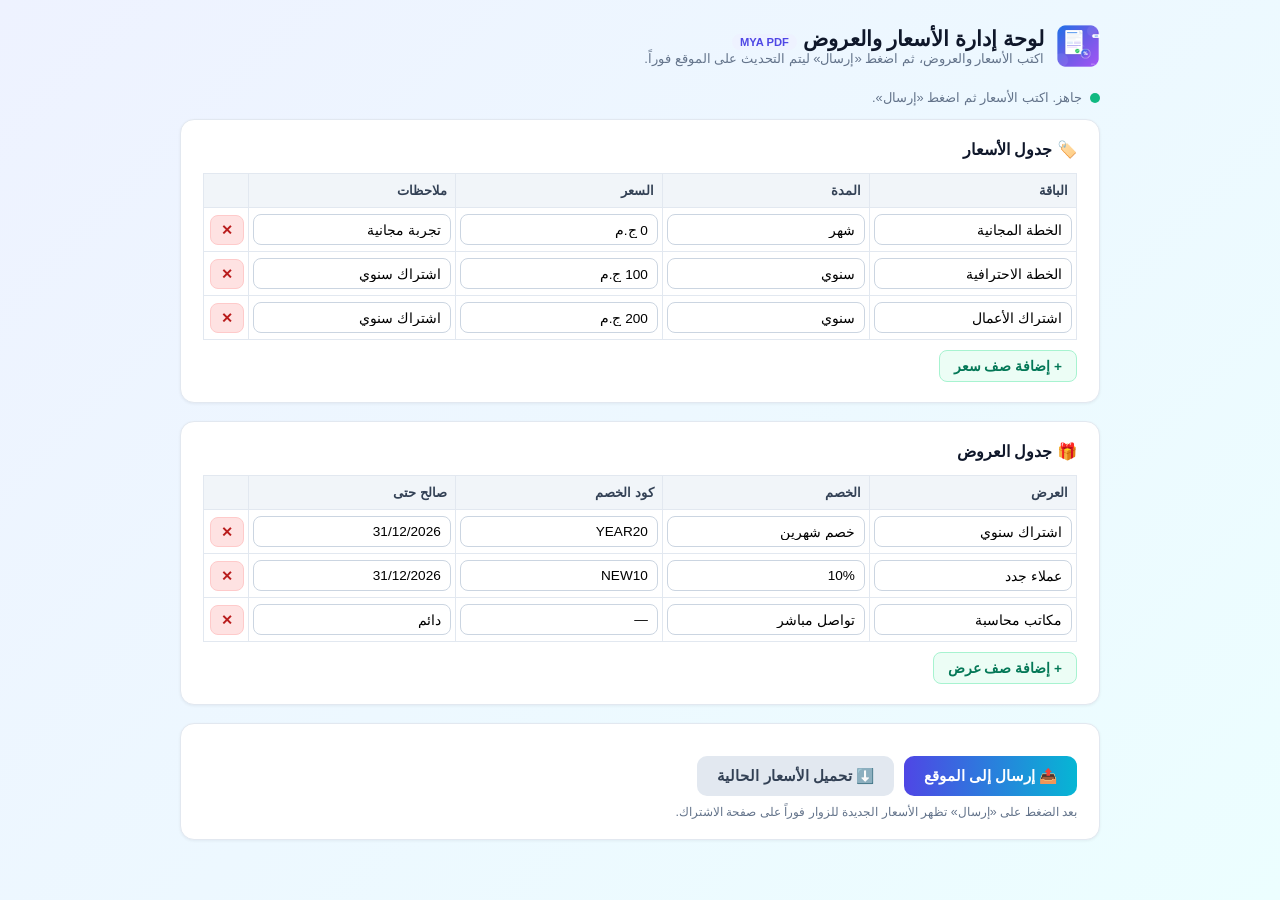
<file: admin.html>
<!DOCTYPE html>
<html lang="ar" dir="rtl">
<head>
  <meta charset="UTF-8">
  <meta name="viewport" content="width=device-width, initial-scale=1.0">
  <meta name="robots" content="noindex, nofollow">
  <title>لوحة إدارة الأسعار - MYA PDF</title>
  <style>
    * { margin: 0; padding: 0; box-sizing: border-box; }
    body {
      font-family: 'Segoe UI', Tahoma, Arial, sans-serif;
      background: linear-gradient(135deg, #eef2ff 0%, #ecfeff 100%);
      min-height: 100vh;
      color: #1e293b;
      padding: 24px;
    }
    .wrap { max-width: 920px; margin: 0 auto; }
    .head { display: flex; align-items: center; gap: 12px; margin-bottom: 22px; }
    .head img { width: 44px; height: 44px; border-radius: 10px; }
    .head h1 { font-size: 1.3rem; color: #0f172a; }
    .head p { font-size: .82rem; color: #64748b; }
    .card {
      background: #fff; border: 1px solid #e2e8f0; border-radius: 14px;
      padding: 20px 22px; margin-bottom: 18px;
      box-shadow: 0 1px 3px rgba(15,23,42,.06);
    }
    .card h2 { font-size: 1.02rem; color: #0f172a; margin-bottom: 14px; display: flex; align-items: center; gap: 8px; }
    table { width: 100%; border-collapse: collapse; margin-top: 6px; }
    th {
      background: #f1f5f9; font-size: .8rem; color: #334155;
      padding: 9px 8px; text-align: right; border: 1px solid #e2e8f0;
    }
    td { padding: 6px 4px; border: 1px solid #e2e8f0; }
    td input { width: 100%; padding: 7px 9px; font-size: .85rem; border: 1px solid #cbd5e1; border-radius: 8px; }
    td input:focus { outline: 2px solid #4f46e5; border-color: #4f46e5; }
    .del {
      background: #fee2e2; color: #b91c1c; border: 1px solid #fecaca;
      border-radius: 8px; padding: 6px 10px; cursor: pointer; font-weight: 700; font-size: .85rem;
    }
    .del:hover { background: #fecaca; }
    .btn {
      display: inline-flex; align-items: center; gap: 8px;
      border: none; border-radius: 10px; padding: 11px 20px;
      font-size: .92rem; font-weight: 700; cursor: pointer;
    }
    .btn-primary { background: linear-gradient(90deg,#4f46e5,#06b6d4); color: #fff; }
    .btn-primary:hover { opacity: .92; }
    .btn-secondary { background: #e2e8f0; color: #334155; }
    .btn-secondary:hover { background: #cbd5e1; }
    .row-actions { display: flex; gap: 10px; margin-top: 12px; flex-wrap: wrap; }
    .hint { font-size: .78rem; color: #64748b; margin-top: 8px; }
    .add {
      background: #ecfdf5; color: #047857; border: 1px solid #a7f3d0;
      border-radius: 8px; padding: 7px 14px; cursor: pointer;
      font-weight: 700; font-size: .85rem; margin-top: 10px;
    }
    .add:hover { background: #d1fae5; }
    .msg { padding: 12px 16px; border-radius: 10px; font-size: .88rem; font-weight: 600; display: none; margin-top: 14px; }
    .msg.ok { background: #ecfdf5; color: #047857; border: 1px solid #a7f3d0; display: block; }
    .msg.err { background: #fef2f2; color: #b91c1c; border: 1px solid #fecaca; display: block; }
    .msg.wait { background: #eff6ff; color: #1d4ed8; border: 1px solid #bfdbfe; display: block; }
    .status-line { display: flex; align-items: center; gap: 8px; font-size: .8rem; color: #64748b; margin-bottom: 14px; }
    .dot { width: 10px; height: 10px; border-radius: 50%; background: #f59e0b; }
    .dot.ok { background: #10b981; }
    .dot.err { background: #ef4444; }
    .badge { font-size: .7rem; font-weight: 700; padding: 2px 8px; border-radius: 999px; background: #eef2ff; color: #4f46e5; }
    @media (max-width: 700px) {
      body { padding: 12px; }
      .head { flex-wrap: wrap; gap: 10px; }
      .card { padding: 16px 14px; }
      .wrap { max-width: 100%; }
      table { display: block; overflow-x: auto; -webkit-overflow-scrolling: touch; }
      td input { min-width: 120px; }
    }
  </style>
</head>
<body>
  <div class="wrap">

    <div class="head">
      <img src="logo128.png" alt="MYA PDF">
      <div>
        <h1>لوحة إدارة الأسعار والعروض <span class="badge">MYA PDF</span></h1>
        <p>اكتب الأسعار والعروض، ثم اضغط «إرسال» ليتم التحديث على الموقع فوراً.</p>
      </div>
    </div>

    <div class="card" id="setupCard" style="display:none;">
      <h2>⚠️ يلزم إعداد سريع مرة واحدة</h2>
      <p class="hint" style="font-size:.9rem;line-height:1.8;">
        عايز أجيب بيانات Supabase منك: <code>SUPABASE_URL</code> و <code>SUPABASE_ANON_KEY</code> — ضعهم في ملف
        <code>supabase-config.js</code> ثم أعد فتح هذه الصفحة.
      </p>
    </div>

    <div class="status-line" id="statusLine">
      <span class="dot" id="statusDot"></span>
      <span id="statusText">جاري الاتصال... افتح ملف supabase-config.js وأدخل بيانات المشروع.</span>
    </div>

    <!-- جدول الأسعار -->
    <div class="card">
      <h2>🏷️ جدول الأسعار</h2>
      <table>
        <thead>
          <tr><th>الباقة</th><th>المدة</th><th>السعر</th><th>ملاحظات</th><th></th></tr>
        </thead>
        <tbody id="priceBody"></tbody>
      </table>
      <button class="add" onclick="addRow('price')">+ إضافة صف سعر</button>
    </div>

    <!-- جدول العروض -->
    <div class="card">
      <h2>🎁 جدول العروض</h2>
      <table>
        <thead>
          <tr><th>العرض</th><th>الخصم</th><th>كود الخصم</th><th>صالح حتى</th><th></th></tr>
        </thead>
        <tbody id="offerBody"></tbody>
      </table>
      <button class="add" onclick="addRow('offer')">+ إضافة صف عرض</button>
    </div>

    <!-- أزرار الإرسال -->
    <div class="card">
      <div class="row-actions">
        <button class="btn btn-primary" onclick="sendToSupabase()">📤 إرسال إلى الموقع</button>
        <button class="btn btn-secondary" onclick="loadFromSupabase()">⬇️ تحميل الأسعار الحالية</button>
      </div>
      <p class="hint">بعد الضغط على «إرسال» تظهر الأسعار الجديدة للزوار فوراً على صفحة الاشتراك.</p>
      <div id="msg" class="msg"></div>
    </div>

  </div>

  <script src="supabase-config.js"></script>
  <script>
    var prices = [];
    var offers = [];

    function esc(s) {
      return String(s == null ? '' : s).replace(/[&<>"']/g, function (c) {
        return { '&': '&amp;', '<': '&lt;', '>': '&gt;', '"': '&quot;', "'": '&#39;' }[c];
      });
    }
    function $(id) { return document.getElementById(id); }
    function showMsg(type, text) {
      var m = $('msg');
      m.className = 'msg ' + type;
      m.textContent = text;
    }
    function setStatus(cls, text) {
      var dot = $('statusDot'), t = $('statusText');
      dot.className = 'dot' + (cls ? ' ' + cls : '');
      t.textContent = text;
    }
    function isConfigured() {
      return window.MYA_CONFIG && MYA_CONFIG.SUPABASE_URL.indexOf('your-project') === -1 && MYA_CONFIG.SUPABASE_ANON_KEY.indexOf('your-anon-key') === -1;
    }
    function api(url, opts) {
      return fetch(MYA_CONFIG.SUPABASE_URL + url, {
        headers: {
          'apikey': MYA_CONFIG.SUPABASE_ANON_KEY,
          'Authorization': 'Bearer ' + MYA_CONFIG.SUPABASE_ANON_KEY,
          'Content-Type': 'application/json',
          'Accept': 'application/json'
        },
        ...opts
      });
    }

    function addRow(type) {
      if (type === 'price') prices.push({ plan: '', duration: '', price: '', note: '' });
      else offers.push({ offer: '', discount: '', code: '', valid: '' });
      renderTables();
    }
    function removeRow(type, i) {
      if (type === 'price') prices.splice(i, 1);
      else offers.splice(i, 1);
      renderTables();
    }
    function renderTables() {
      var pb = $('priceBody'), ob = $('offerBody');
      pb.innerHTML = prices.map(function (p, i) {
        return '<tr>' +
          '<td><input data-i="' + i + '" data-f="plan" value="' + esc(p.plan) + '"></td>' +
          '<td><input data-i="' + i + '" data-f="duration" value="' + esc(p.duration) + '"></td>' +
          '<td><input data-i="' + i + '" data-f="price" value="' + esc(p.price) + '"></td>' +
          '<td><input data-i="' + i + '" data-f="note" value="' + esc(p.note) + '"></td>' +
          '<td><button class="del" onclick="removeRow(\'price\',' + i + ')">✕</button></td>' +
          '</tr>';
      }).join('');
      ob.innerHTML = offers.map(function (o, i) {
        return '<tr>' +
          '<td><input data-i="' + i + '" data-f="offer" value="' + esc(o.offer) + '"></td>' +
          '<td><input data-i="' + i + '" data-f="discount" value="' + esc(o.discount) + '"></td>' +
          '<td><input data-i="' + i + '" data-f="code" value="' + esc(o.code) + '"></td>' +
          '<td><input data-i="' + i + '" data-f="valid" value="' + esc(o.valid) + '"></td>' +
          '<td><button class="del" onclick="removeRow(\'offer\',' + i + ')">✕</button></td>' +
          '</tr>';
      }).join('');
      var inputs = pb.querySelectorAll('input'), i, j;
      for (i = 0; i < inputs.length; i++) {
        inputs[i].addEventListener('input', function () {
          prices[+this.getAttribute('data-i')][this.getAttribute('data-f')] = this.value;
        });
      }
      inputs = ob.querySelectorAll('input');
      for (j = 0; j < inputs.length; j++) {
        inputs[j].addEventListener('input', function () {
          offers[+this.getAttribute('data-i')][this.getAttribute('data-f')] = this.value;
        });
      }
    }

    function loadFromSupabase() {
      if (!isConfigured()) { setStatus('err', 'أدخل بيانات Supabase أولاً.'); return; }
      setStatus('wait', 'جاري تحميل الأسعار الحالية...');
      api('/rest/v1/prices?select=*', {})
        .then(function (r) {
          if (!r.ok) throw new Error('HTTP ' + r.status);
          return r.json();
        })
        .then(function (rows) {
          var p = rows.filter(function (r) { return r.type === 'price'; });
          var o = rows.filter(function (r) { return r.type === 'offer'; });
          prices = p.map(function (r) { return { plan: r.col1, duration: r.col2, price: r.col3, note: r.col4 }; });
          offers = o.map(function (r) { return { offer: r.col1, discount: r.col2, code: r.col3, valid: r.col4 }; });
          renderTables();
          setStatus('ok', 'تم تحميل الأسعار الحالية من الموقع.');
        })
        .catch(function (e) { setStatus('err', 'فشل التحميل: ' + e.message); });
    }

    function sendToSupabase() {
      if (!isConfigured()) { setStatus('err', 'أدخل بيانات Supabase أولاً.'); return; }
      setStatus('wait', 'جاري الإرسال...');
      var all = [];
      prices.forEach(function (p) {
        all.push({ id: 'price:' + p.plan + ':' + p.duration, type: 'price', col1: p.plan, col2: p.duration, col3: p.price, col4: p.note });
      });
      offers.forEach(function (o) {
        all.push({ id: 'offer:' + o.offer + ':' + o.code, type: 'offer', col1: o.offer, col2: o.discount, col3: o.code, col4: o.valid });
      });
      api('/rest/v1/prices', {
        method: 'POST',
        headers: { 'Prefer': 'resolution=merge-duplicates,return=minimal' },
        body: JSON.stringify(all)
      })
        .then(function (r) {
          if (!r.ok) throw new Error('HTTP ' + r.status);
          setStatus('ok', 'تم إرسال الأسعار إلى الموقع بنجاح ✅');
        })
        .catch(function (e) { setStatus('err', 'فشل الإرسال: ' + e.message); });
    }

    (function init() {
      if (prices.length === 0) {
        prices = [
          { plan: 'الخطة المجانية', duration: 'شهر', price: '0 ج.م', note: 'تجربة مجانية' },
          { plan: 'الخطة الاحترافية', duration: 'سنوي', price: '100 ج.م', note: 'اشتراك سنوي' },
          { plan: 'اشتراك الأعمال', duration: 'سنوي', price: '200 ج.م', note: 'اشتراك سنوي' }
        ];
        offers = [
          { offer: 'اشتراك سنوي', discount: 'خصم شهرين', code: 'YEAR20', valid: '31/12/2026' },
          { offer: 'عملاء جدد', discount: '10%', code: 'NEW10', valid: '31/12/2026' },
          { offer: 'مكاتب محاسبة', discount: 'تواصل مباشر', code: '—', valid: 'دائم' }
        ];
      }
      renderTables();
      if (isConfigured()) {
        setStatus('ok', 'جاهز. اكتب الأسعار ثم اضغط «إرسال».');
      } else {
        setStatus('err', 'أدخل بيانات Supabase في ملف supabase-config.js أولاً.');
        $('setupCard').style.display = 'block';
      }
    })();
  </script>
</body>
</html>
</file>
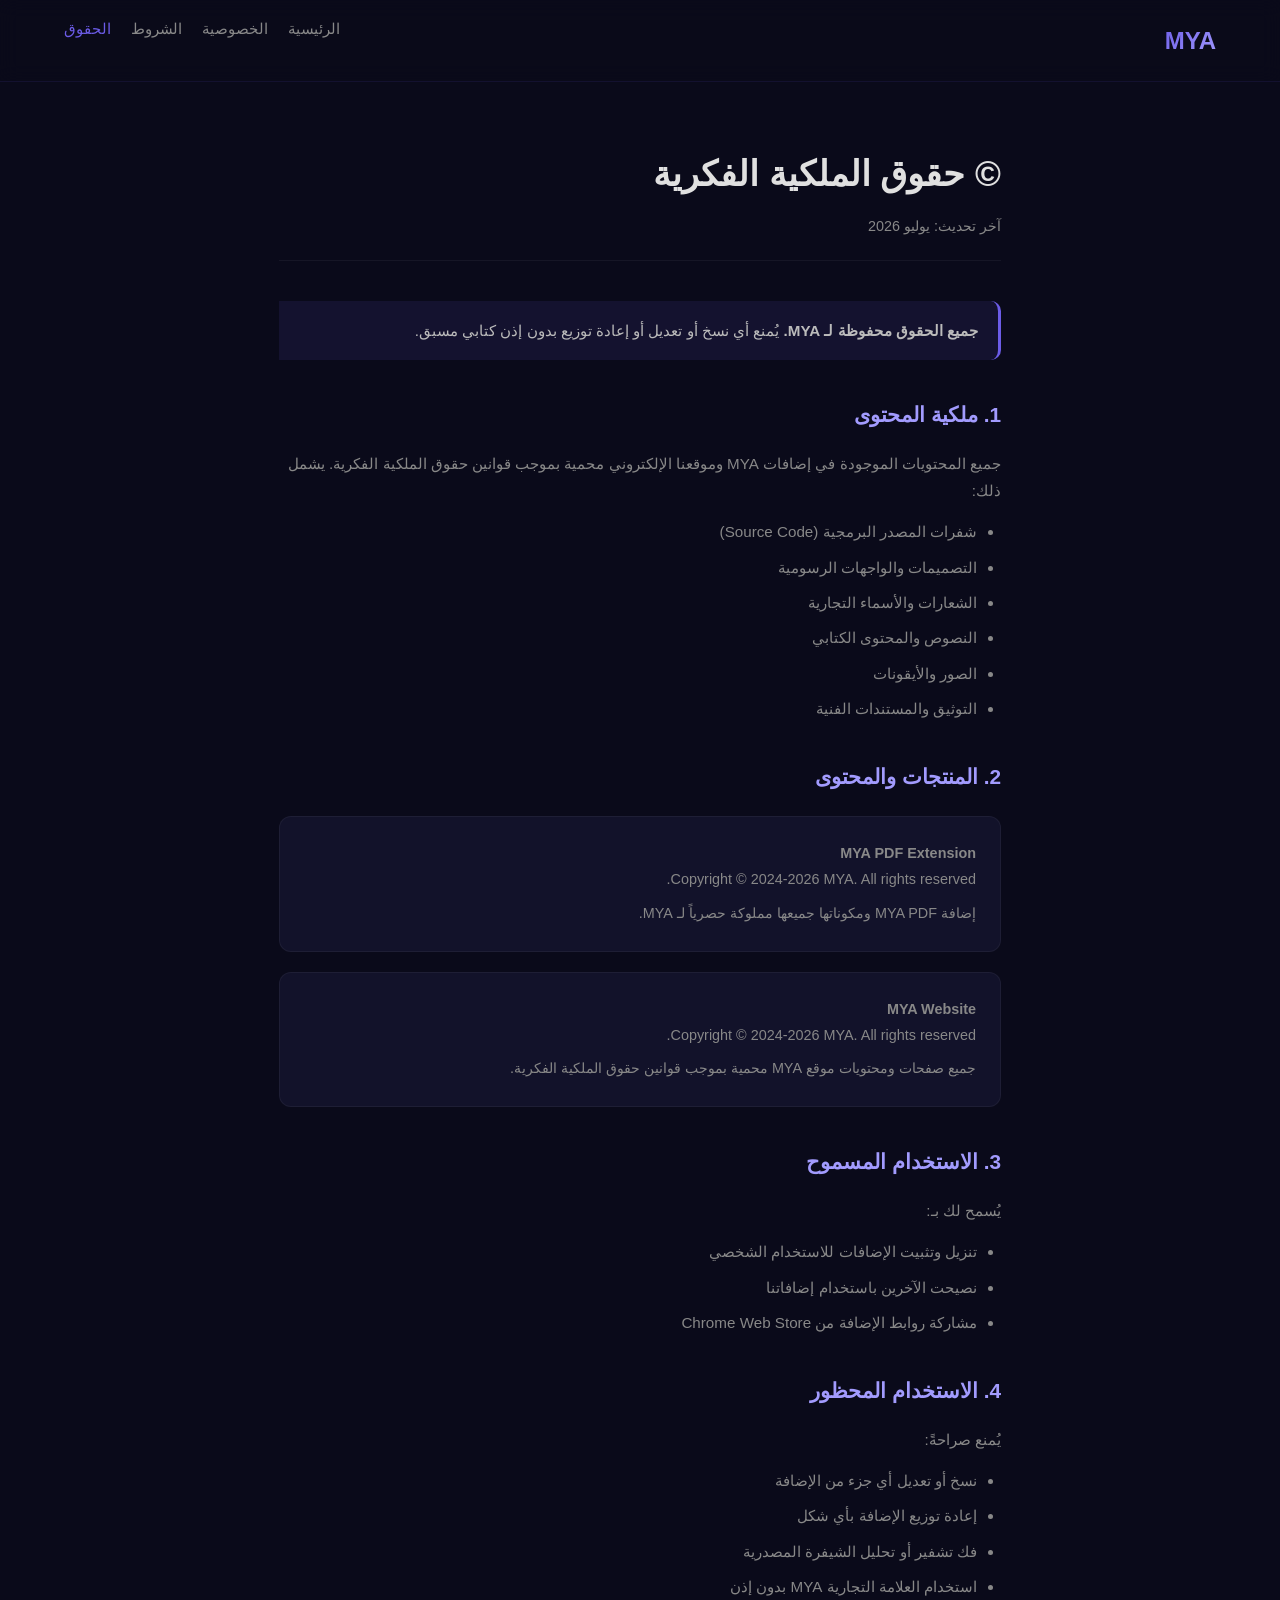
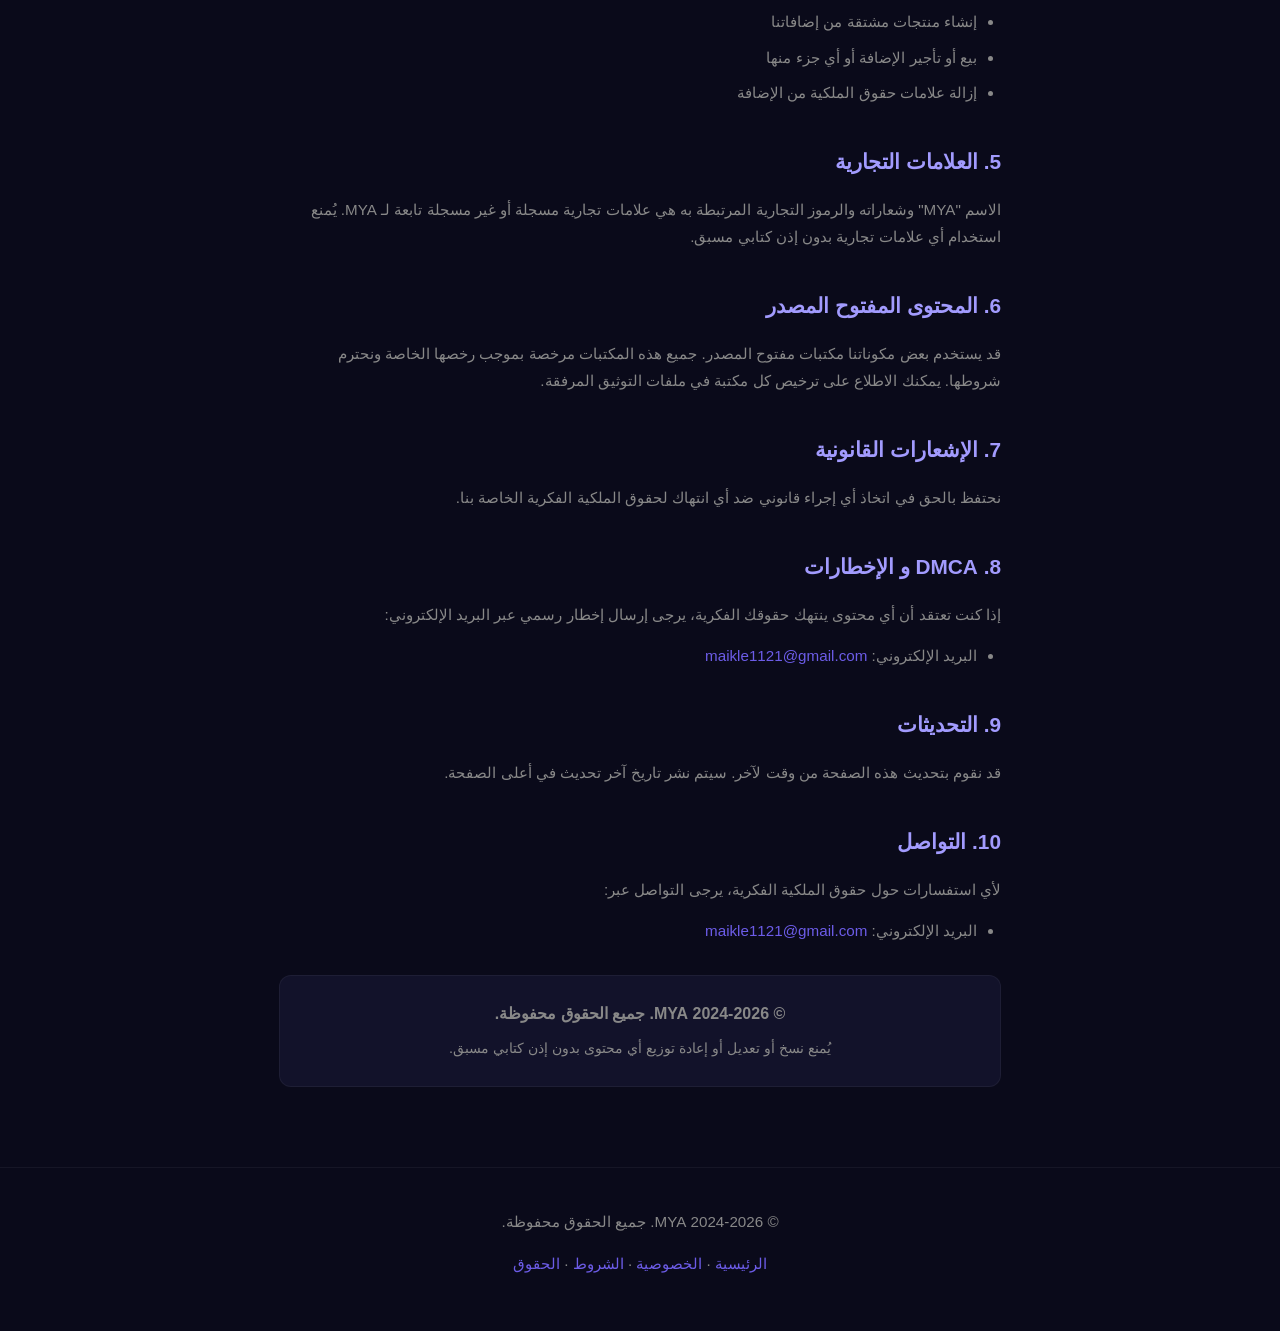
<file: copyright.html>
<!DOCTYPE html>
<html lang="ar" dir="rtl">
<head>
    <meta charset="UTF-8">
    <meta name="viewport" content="width=device-width, initial-scale=1.0">
    <title>حقوق الملكية - MYA</title>
    <style>
        * { margin: 0; padding: 0; box-sizing: border-box; }
        
        :root {
            --primary: #6c5ce7;
            --dark: #0a0a1a;
            --card: #12122a;
            --text: #e0e0e0;
            --muted: #888;
        }

        body {
            font-family: 'Segoe UI', Tahoma, sans-serif;
            background: var(--dark);
            color: var(--text);
            line-height: 1.8;
        }

        nav {
            display: flex;
            justify-content: space-between;
            align-items: center;
            padding: 15px 5%;
            backdrop-filter: blur(10px);
            position: sticky;
            top: 0;
            z-index: 100;
            border-bottom: 1px solid rgba(108,92,231,0.1);
            background: rgba(10,10,26,0.9);
        }

        .logo {
            font-size: 1.5rem;
            font-weight: 800;
            background: linear-gradient(135deg, #6c5ce7, #a29bfe);
            -webkit-background-clip: text;
            -webkit-text-fill-color: transparent;
            text-decoration: none;
        }

        .nav-links { display: flex; gap: 20px; list-style: none; }
        .nav-links a {
            color: var(--muted);
            text-decoration: none;
            transition: 0.3s;
            font-size: 0.92rem;
        }
        .nav-links a:hover { color: #fff; }
        .nav-links a.active { color: #6c5ce7; }

        .container { max-width: 850px; margin: 0 auto; padding: 60px 5%; }

        h1 { font-size: 2.2rem; margin-bottom: 8px; }

        .date {
            color: var(--muted);
            font-size: 0.9rem;
            margin-bottom: 40px;
            padding-bottom: 20px;
            border-bottom: 1px solid rgba(255,255,255,0.05);
        }

        h2 {
            font-size: 1.3rem;
            margin: 36px 0 16px;
            color: #a29bfe;
        }

        p, li {
            color: var(--muted);
            font-size: 0.95rem;
            margin-bottom: 14px;
        }

        ul {
            padding-right: 24px;
            margin-bottom: 16px;
        }

        li { margin-bottom: 8px; }

        a { color: var(--primary); text-decoration: none; }

        .highlight {
            background: rgba(108,92,231,0.1);
            border-right: 3px solid var(--primary);
            padding: 16px 20px;
            border-radius: 0 10px 10px 0;
            margin: 20px 0;
        }

        .highlight p { color: #bbb; margin: 0; }

        .copyright-box {
            background: var(--card);
            border: 1px solid rgba(255,255,255,0.05);
            border-radius: 12px;
            padding: 24px;
            margin: 20px 0;
        }

        .copyright-box p {
            margin: 0;
            font-size: 0.9rem;
        }

        footer {
            text-align: center;
            padding: 40px 5%;
            border-top: 1px solid rgba(255,255,255,0.05);
            color: var(--muted);
            font-size: 0.85rem;
        }

        footer a { color: #6c5ce7; }

        @media (max-width: 768px) {
            h1 { font-size: 1.7rem; }
            .nav-links { display: none; }
            .container { padding: 40px 5%; }
        }
    </style>
</head>
<body>

<nav>
    <a href="index.html" class="logo">MYA</a>
    <ul class="nav-links">
        <li><a href="index.html">الرئيسية</a></li>
        <li><a href="privacy.html">الخصوصية</a></li>
        <li><a href="terms.html">الشروط</a></li>
        <li><a href="copyright.html" class="active">الحقوق</a></li>
    </ul>
</nav>

<div class="container">
    <h1>©️ حقوق الملكية الفكرية</h1>
    <p class="date">آخر تحديث: يوليو 2026</p>

    <div class="highlight">
        <p><strong>جميع الحقوق محفوظة لـ MYA.</strong> يُمنع أي نسخ أو تعديل أو إعادة توزيع بدون إذن كتابي مسبق.</p>
    </div>

    <h2>1. ملكية المحتوى</h2>
    <p>جميع المحتويات الموجودة في إضافات MYA وموقعنا الإلكتروني محمية بموجب قوانين حقوق الملكية الفكرية. يشمل ذلك:</p>
    <ul>
        <li>شفرات المصدر البرمجية (Source Code)</li>
        <li>التصميمات والواجهات الرسومية</li>
        <li>الشعارات والأسماء التجارية</li>
        <li>النصوص والمحتوى الكتابي</li>
        <li>الصور والأيقونات</li>
        <li>التوثيق والمستندات الفنية</li>
    </ul>

    <h2>2. المنتجات والمحتوى</h2>
    
    <div class="copyright-box">
        <p><strong>MYA PDF Extension</strong></p>
        <p>Copyright © 2024-2026 MYA. All rights reserved.</p>
        <p style="margin-top:8px">إضافة MYA PDF ومكوناتها جميعها مملوكة حصرياً لـ MYA.</p>
    </div>

    <div class="copyright-box">
        <p><strong>MYA Website</strong></p>
        <p>Copyright © 2024-2026 MYA. All rights reserved.</p>
        <p style="margin-top:8px">جميع صفحات ومحتويات موقع MYA محمية بموجب قوانين حقوق الملكية الفكرية.</p>
    </div>

    <h2>3. الاستخدام المسموح</h2>
    <p>يُسمح لك بـ:</p>
    <ul>
        <li>تنزيل وتثبيت الإضافات للاستخدام الشخصي</li>
        <li>نصيحت الآخرين باستخدام إضافاتنا</li>
        <li>مشاركة روابط الإضافة من Chrome Web Store</li>
    </ul>

    <h2>4. الاستخدام المحظور</h2>
    <p>يُمنع صراحةً:</p>
    <ul>
        <li>نسخ أو تعديل أي جزء من الإضافة</li>
        <li>إعادة توزيع الإضافة بأي شكل</li>
        <li>فك تشفير أو تحليل الشيفرة المصدرية</li>
        <li>استخدام العلامة التجارية MYA بدون إذن</li>
        <li>إنشاء منتجات مشتقة من إضافاتنا</li>
        <li>بيع أو تأجير الإضافة أو أي جزء منها</li>
        <li>إزالة علامات حقوق الملكية من الإضافة</li>
    </ul>

    <h2>5. العلامات التجارية</h2>
    <p>الاسم "MYA" وشعاراته والرموز التجارية المرتبطة به هي علامات تجارية مسجلة أو غير مسجلة تابعة لـ MYA. يُمنع استخدام أي علامات تجارية بدون إذن كتابي مسبق.</p>

    <h2>6. المحتوى المفتوح المصدر</h2>
    <p>قد يستخدم بعض مكوناتنا مكتبات مفتوح المصدر. جميع هذه المكتبات مرخصة بموجب رخصها الخاصة ونحترم شروطها. يمكنك الاطلاع على ترخيص كل مكتبة في ملفات التوثيق المرفقة.</p>

    <h2>7. الإشعارات القانونية</h2>
    <p>نحتفظ بالحق في اتخاذ أي إجراء قانوني ضد أي انتهاك لحقوق الملكية الفكرية الخاصة بنا.</p>

    <h2>8. DMCA و الإخطارات</h2>
    <p>إذا كنت تعتقد أن أي محتوى ينتهك حقوقك الفكرية، يرجى إرسال إخطار رسمي عبر البريد الإلكتروني:</p>
    <ul>
        <li>البريد الإلكتروني: <a href="mailto:maikle1121@gmail.com">maikle1121@gmail.com</a></li>
    </ul>

    <h2>9. التحديثات</h2>
    <p>قد نقوم بتحديث هذه الصفحة من وقت لآخر. سيتم نشر تاريخ آخر تحديث في أعلى الصفحة.</p>

    <h2>10. التواصل</h2>
    <p>لأي استفسارات حول حقوق الملكية الفكرية، يرجى التواصل عبر:</p>
    <ul>
        <li>البريد الإلكتروني: <a href="mailto:maikle1121@gmail.com">maikle1121@gmail.com</a></li>
    </ul>

    <div class="copyright-box" style="margin-top: 30px;">
        <p style="text-align:center; font-size:1rem;"><strong>© 2024-2026 MYA. جميع الحقوق محفوظة.</strong></p>
        <p style="text-align:center; margin-top:8px;">يُمنع نسخ أو تعديل أو إعادة توزيع أي محتوى بدون إذن كتابي مسبق.</p>
    </div>
</div>

<footer>
    <p>© 2024-2026 MYA. جميع الحقوق محفوظة.</p>
    <p style="margin-top:8px">
        <a href="index.html">الرئيسية</a> · 
        <a href="privacy.html">الخصوصية</a> · 
        <a href="terms.html">الشروط</a> · 
        <a href="copyright.html">الحقوق</a>
    </p>
</footer>

</body>
</html>
</file>
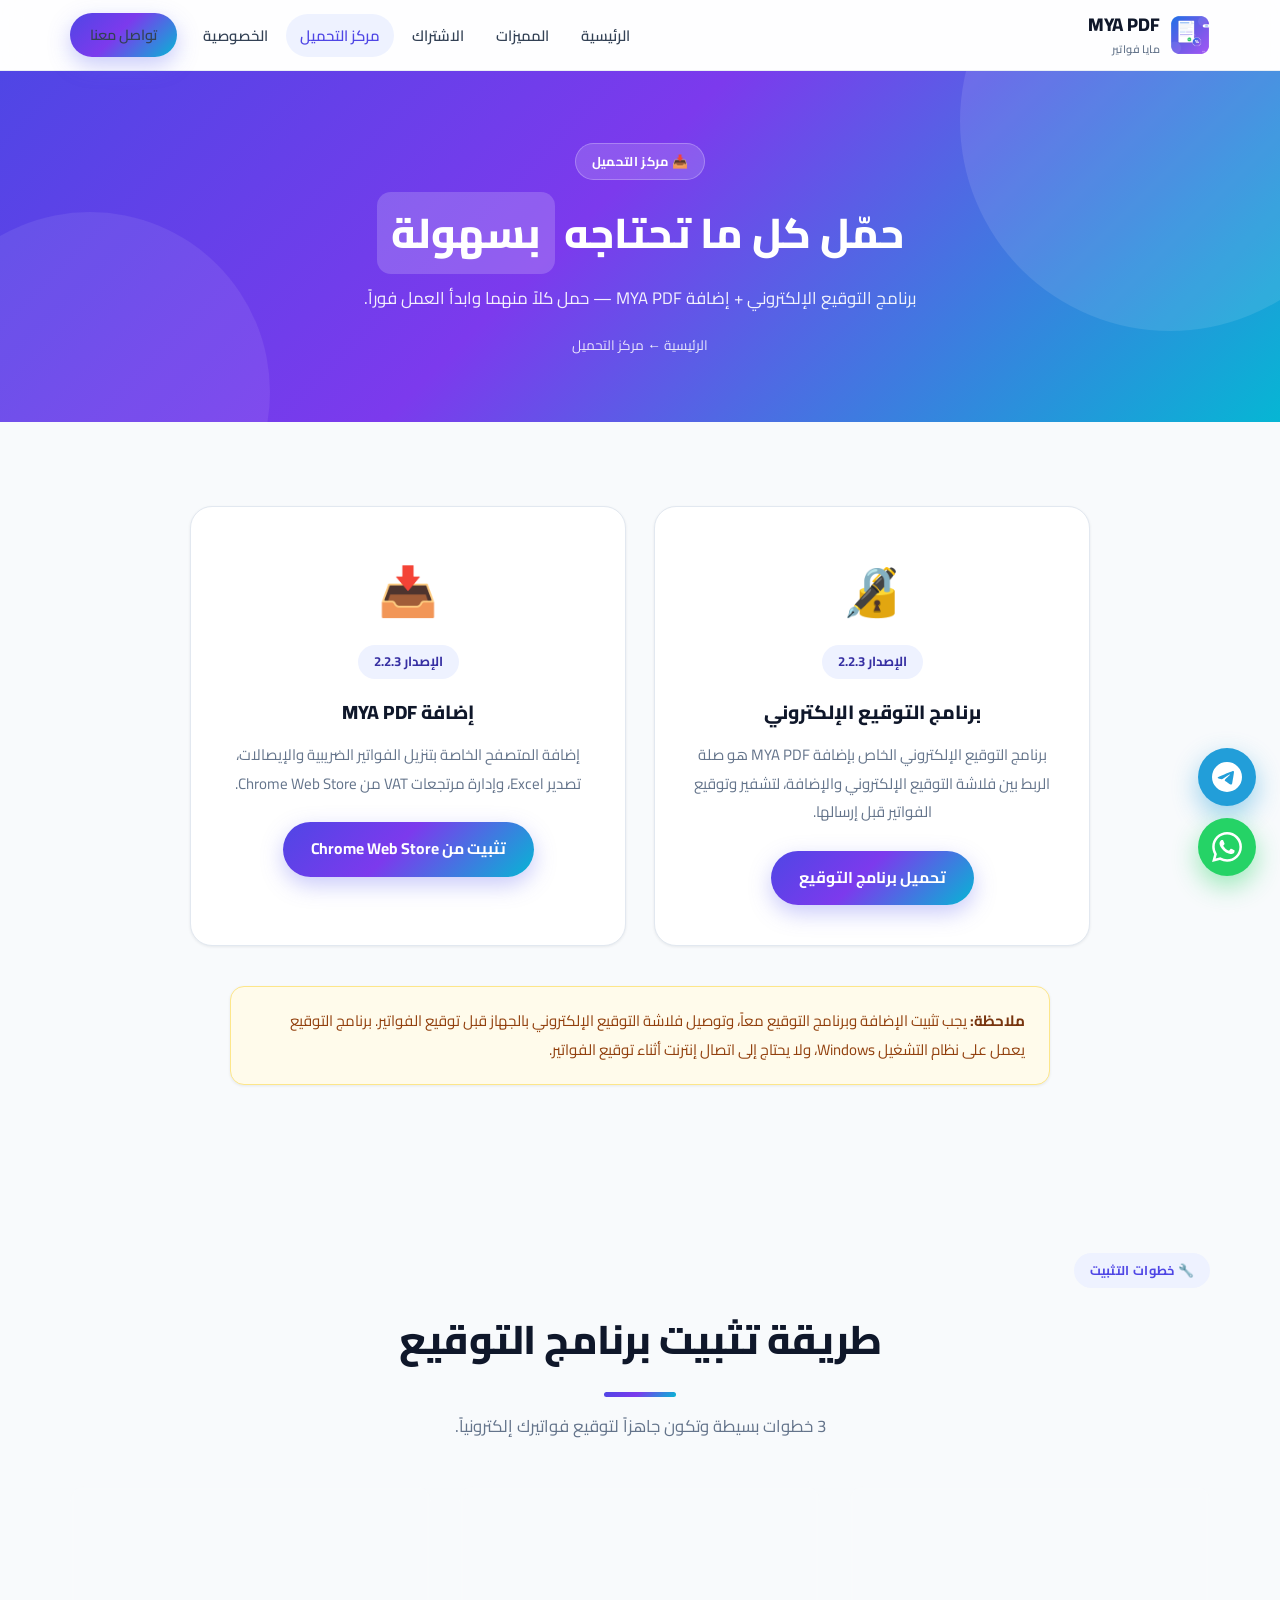
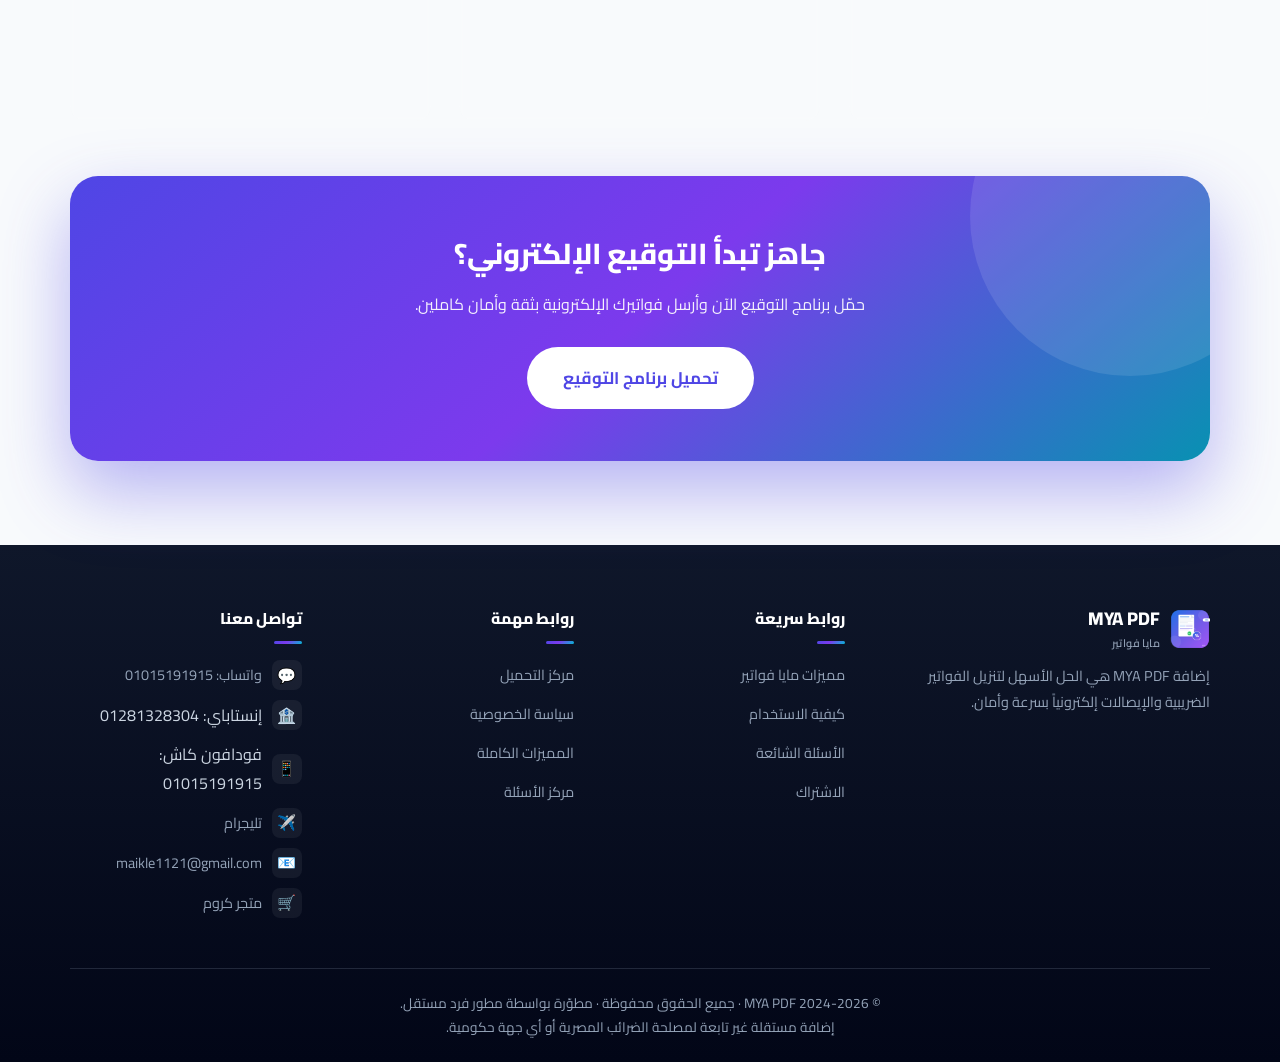
<file: downloads.html>
<!DOCTYPE html>
<html lang="ar" dir="rtl">
<head>
  <meta charset="UTF-8">
  <meta name="viewport" content="width=device-width, initial-scale=1.0">

  <title>مركز التحميل - MYA PDF | برنامج التوقيع الإلكتروني | إضافة مايا فواتير</title>
  <meta name="description" content="حمّل برنامج التوقيع الإلكتروني الخاص بإضافة MYA PDF لتوقيع فواتيرك الإلكترونية بسهولة وأمان، وثبّت إضافة MYA PDF من متجر كروم.">
  <meta name="keywords" content="مركز تحميل MYA PDF, برنامج التوقيع الإلكتروني, تحميل مايا فواتير, تحميل إضافة, e-signature Egypt, توقيع الفواتير">
  <meta name="robots" content="index, follow">
  <meta name="theme-color" content="#4f46e5">

  <meta property="og:type" content="website">
  <meta property="og:url" content="https://maikle1121-debug.github.io/MYA/downloads.html">
  <meta property="og:locale" content="ar_EG">
  <meta property="og:site_name" content="MYA PDF">
  <meta property="og:title" content="مركز التحميل - MYA PDF">
  <meta property="og:description" content="حمّل برنامج التوقيع الإلكتروني الخاص بإضافة MYA PDF وثبّت الإضافة من متجر كروم.">

  <link rel="canonical" href="https://maikle1121-debug.github.io/MYA/downloads.html">
  <link rel="icon" type="image/png" href="logo128.png">
  <link rel="preconnect" href="https://fonts.googleapis.com">
  <link rel="preconnect" href="https://fonts.gstatic.com" crossorigin>
  <link href="https://fonts.googleapis.com/css2?family=Cairo:wght@400;600;700;800;900&display=swap" rel="stylesheet">
  <link rel="stylesheet" href="styles.css">
</head>
<body>

  <!-- ============ Header ============ -->
  <header class="site-header">
    <nav class="nav container" aria-label="القائمة الرئيسية">
      <a href="index.html" class="brand">
        <img src="logo128.png" alt="MYA PDF" width="40" height="40">
        <span>
          <span class="brand-name">MYA PDF</span>
          <span class="brand-sub">مايا فواتير</span>
        </span>
      </a>
      <button class="menu-toggle" id="menuToggle" aria-label="القائمة" aria-expanded="false">☰</button>
      <ul class="nav-links" id="navLinks">
        <li><a href="index.html">الرئيسية</a></li>
        <li><a href="index.html#features">المميزات</a></li>
        <li><a href="subscription.html">الاشتراك</a></li>
        <li><a href="downloads.html" class="active">مركز التحميل</a></li>
        <li><a href="privacy.html">الخصوصية</a></li>
        <li><a href="#" data-open-contact class="btn btn-primary" rel="noopener">تواصل معنا</a></li>
      </ul>
    </nav>
  </header>

  <!-- ============ Page hero ============ -->
  <section class="page-hero">
    <div class="container">
      <span class="eyebrow" style="background:rgba(255,255,255,.15);color:#fff;border:1px solid rgba(255,255,255,.25);">📥 مركز التحميل</span>
      <h1>حمّل كل ما تحتاجه <span style="background:rgba(255,255,255,.18);padding:2px 14px;border-radius:14px;">بسهولة</span></h1>
      <p>برنامج التوقيع الإلكتروني + إضافة MYA PDF — حمل كلاً منهما وابدأ العمل فوراً.</p>
      <nav class="breadcrumb">
        <a href="index.html">الرئيسية</a> ← <a href="downloads.html">مركز التحميل</a>
      </nav>
    </div>
  </section>

  <!-- ============ Download cards ============ -->
  <section class="section" id="download">
    <div class="container">
      <div class="dl-cards">
        <div class="dl-card reveal">
          <div class="dl-icon">🔏</div>
          <span class="dl-version">الإصدار 2.2.3</span>
          <h3>برنامج التوقيع الإلكتروني</h3>
          <p>برنامج التوقيع الإلكتروني الخاص بإضافة MYA PDF هو صلة الربط بين فلاشة التوقيع الإلكتروني والإضافة، لتشفير وتوقيع الفواتير قبل إرسالها.</p>
          <a href="downloads/signer-v2.2.3.zip" class="btn btn-primary" download>تحميل برنامج التوقيع</a>
        </div>

        <div class="dl-card reveal d1">
          <div class="dl-icon">📥</div>
          <span class="dl-version">الإصدار 2.2.3</span>
          <h3>إضافة MYA PDF</h3>
          <p>إضافة المتصفح الخاصة بتنزيل الفواتير الضريبية والإيصالات، تصدير Excel، وإدارة مرتجعات VAT من Chrome Web Store.</p>
          <a href="https://chromewebstore.google.com/detail/mya-pdf-v20/jdnmcffcffncienncmejmpgpephpodml?authuser=0&hl=en" class="btn btn-primary" target="_blank" rel="noopener">تثبيت من Chrome Web Store</a>
        </div>
      </div>

      <div class="dl-note reveal">
        <strong>ملاحظة:</strong> يجب تثبيت الإضافة وبرنامج التوقيع معاً، وتوصيل فلاشة التوقيع الإلكتروني بالجهاز قبل توقيع الفواتير. برنامج التوقيع يعمل على نظام التشغيل Windows، ولا يحتاج إلى اتصال إنترنت أثناء توقيع الفواتير.
      </div>
    </div>
  </section>

  <!-- ============ How to install ============ -->
  <section class="section section-alt" id="how-to-install">
    <div class="container">
      <span class="eyebrow">🔧 خطوات التثبيت</span>
      <h2 class="section-title">طريقة تثبيت برنامج التوقيع</h2>
      <p class="section-subtitle">3 خطوات بسيطة وتكون جاهزاً لتوقيع فواتيرك إلكترونياً.</p>

      <div class="steps">
        <div class="step reveal">
          <div class="step-num">1</div>
          <h3>تحميل البرنامج</h3>
          <p>اضغط على زر "تحميل برنامج التوقيع" بالأعلى لحفظ الملف على جهازك.</p>
        </div>
        <div class="step reveal d1">
          <div class="step-num">2</div>
          <h3>فك الضغط والتثبيت</h3>
          <p>افتح الملف المضغوط، ثم شغّل ملف التثبيت واتبع خطوات التثبيت.</p>
        </div>
        <div class="step reveal d2">
          <div class="step-num">3</div>
          <h3>توصيل فلاشة التوقيع</h3>
          <p>وصّل فلاشة التوقيع الإلكتروني، وشغّل برنامج التوقيع، ثم أرسل فاتورتك من داخل النظام.</p>
        </div>
      </div>

      <div class="cta-box">
        <h3>جاهز تبدأ التوقيع الإلكتروني؟</h3>
        <p>حمّل برنامج التوقيع الآن وأرسل فواتيرك الإلكترونية بثقة وأمان كاملين.</p>
        <a href="downloads/signer-v2.2.3.zip" class="btn btn-lg" download>تحميل برنامج التوقيع</a>
      </div>
    </div>
  </section>

  <!-- ============ Footer ============ -->
  <footer class="site-footer">
    <div class="container">
      <div class="footer-grid">
        <div class="footer-col">
          <a href="index.html" class="brand">
            <img src="logo128.png" alt="MYA PDF" width="40" height="40">
            <span>
              <span class="brand-name" style="color:#fff">MYA PDF</span>
              <span class="brand-sub">مايا فواتير</span>
            </span>
          </a>
          <p>إضافة MYA PDF هي الحل الأسهل لتنزيل الفواتير الضريبية والإيصالات إلكترونياً بسرعة وأمان.</p>
        </div>
        <div class="footer-col">
          <h4>روابط سريعة</h4>
          <ul>
            <li><a href="index.html#features">مميزات مايا فواتير</a></li>
            <li><a href="index.html#how">كيفية الاستخدام</a></li>
            <li><a href="index.html#faq">الأسئلة الشائعة</a></li>
            <li><a href="subscription.html">الاشتراك</a></li>
          </ul>
        </div>
        <div class="footer-col">
          <h4>روابط مهمة</h4>
          <ul>
            <li><a href="downloads.html">مركز التحميل</a></li>
            <li><a href="privacy.html">سياسة الخصوصية</a></li>
            <li><a href="features.html">المميزات الكاملة</a></li>
            <li><a href="faq.html">مركز الأسئلة</a></li>
          </ul>
        </div>
        <div class="footer-col">
          <h4>تواصل معنا</h4>
          <ul class="footer-contact">
            <li><span class="ic">💬</span><a href="https://wa.me/01015191915" target="_blank" rel="noopener">واتساب: 01015191915</a></li>
            <li><span class="ic">🏦</span><span>إنستاباي: 01281328304</span></li>
            <li><span class="ic">📱</span><span>فودافون كاش: 01015191915</span></li>
            <li><span class="ic">✈️</span><a href="https://t.me/+aH69YpqPNIxkNjlk" target="_blank" rel="noopener">تليجرام</a></li>
            <li><span class="ic">📧</span><a href="mailto:maikle1121@gmail.com">maikle1121@gmail.com</a></li>
            <li><span class="ic">🛒</span><a href="https://chromewebstore.google.com/detail/mya-pdf-v20/jdnmcffcffncienncmejmpgpephpodml?authuser=0&hl=en" target="_blank" rel="noopener">متجر كروم</a></li>
          </ul>
        </div>
      </div>
      <div class="footer-bottom">
        <p>© 2024-2026 MYA PDF · جميع الحقوق محفوظة · مطوّرة بواسطة مطور فرد مستقل.</p>
        <p>إضافة مستقلة غير تابعة لمصلحة الضرائب المصرية أو أي جهة حكومية.</p>
      </div>
    </div>
  </footer>

  <script src="main.js"></script>
</body>
</html>
</file>
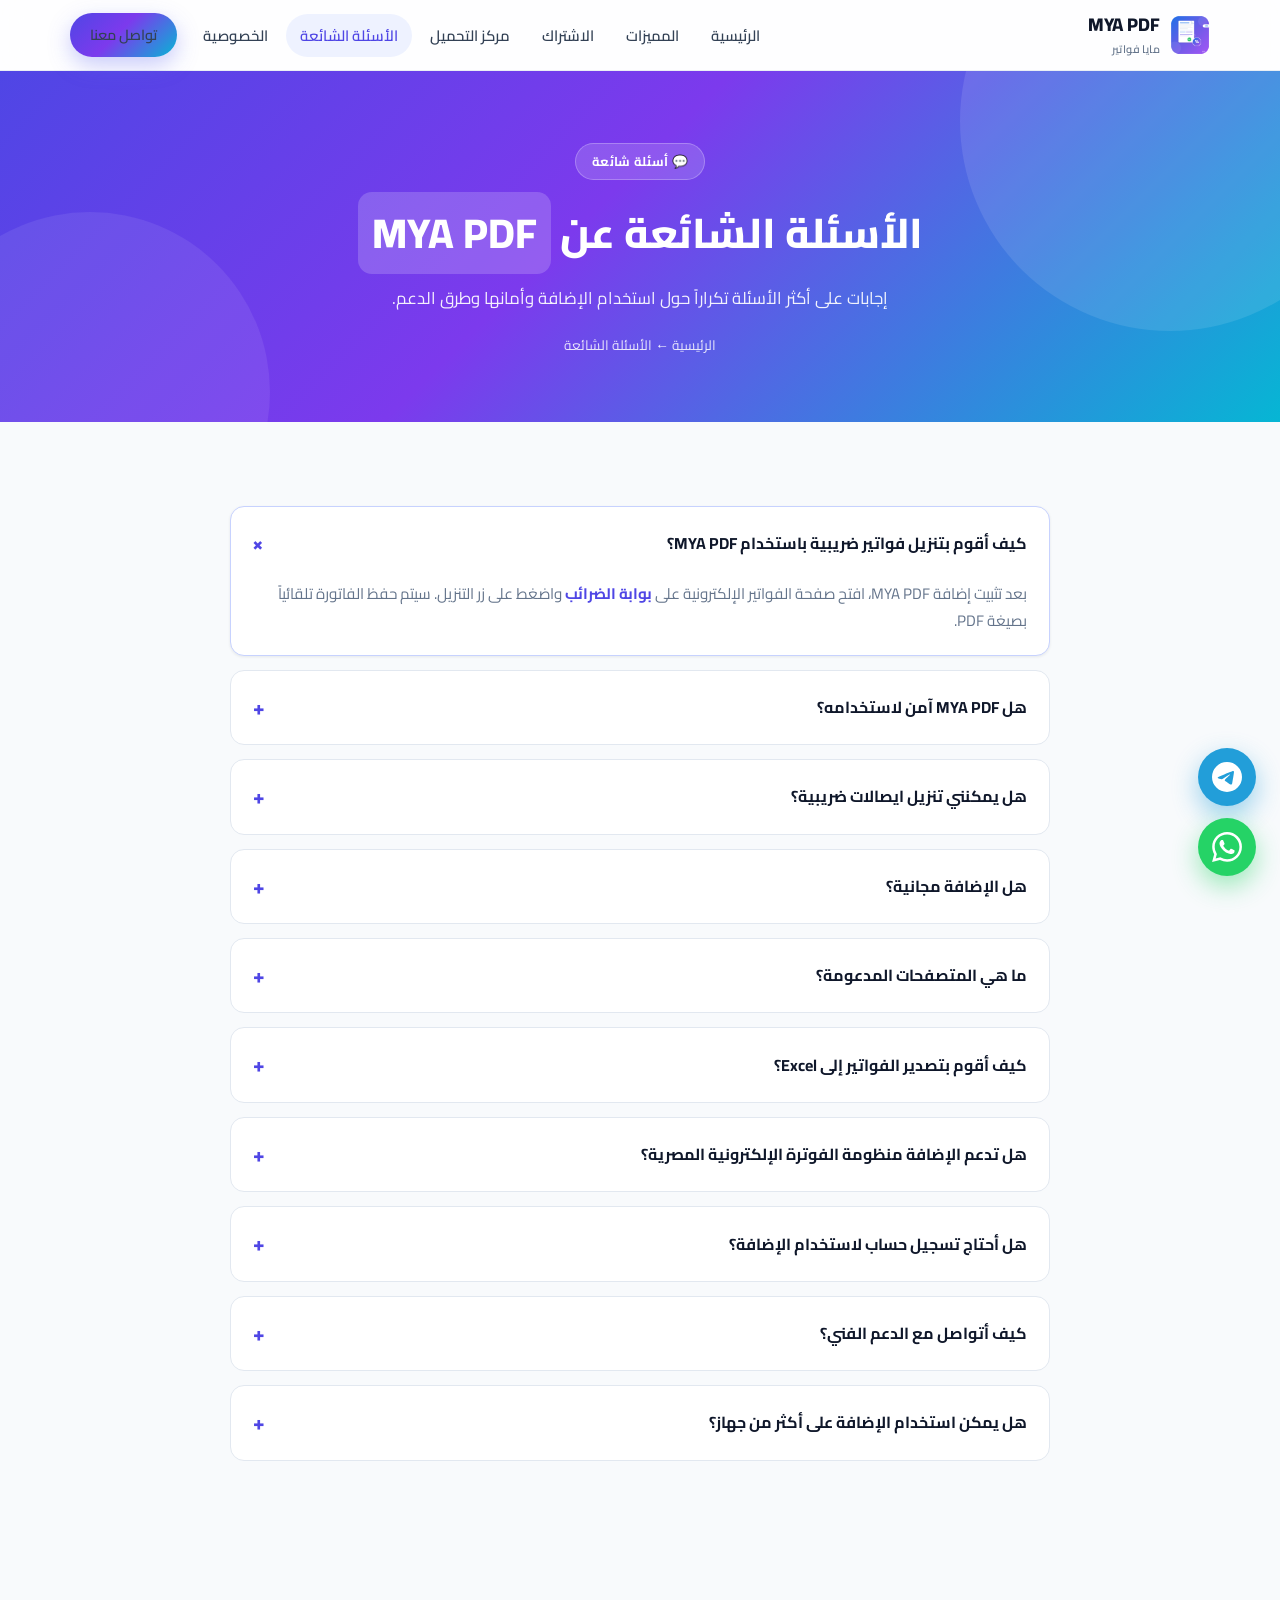
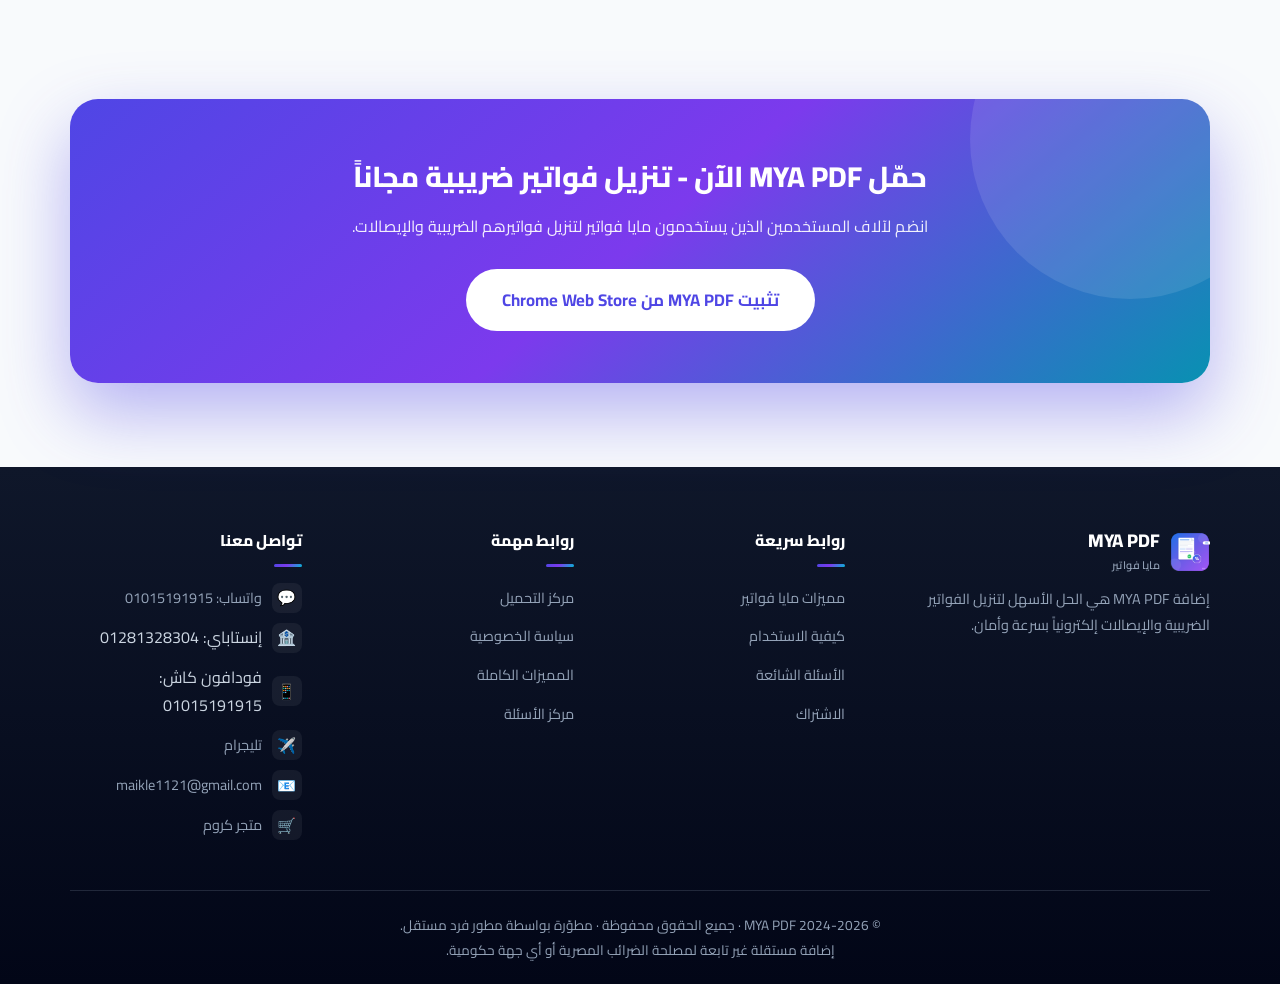
<file: faq.html>
<!DOCTYPE html>
<html lang="ar" dir="rtl">
<head>
  <meta charset="UTF-8">
  <meta name="viewport" content="width=device-width, initial-scale=1.0">

  <title>الأسئلة الشائعة عن MYA PDF - مايا فواتير | تنزيل فواتير ضريبية</title>
  <meta name="description" content="الأسئلة الشائعة عن إضافة MYA PDF: كيف تنزّل الفواتير الضريبية؟ هل الإضافة آمنة؟ ما المتصفحات المدعومة؟ وكل ما يخص مايا فواتير.">
  <meta name="keywords" content="MYA PDF, مايا فواتير, مايا ايصالات, أسئلة شائعة, FAQ, تنزيل فواتير ضريبيه, تنزيل ايصالات, فواتير إلكترونية, eInvoice Egypt, VAT Egypt">
  <meta name="robots" content="index, follow">
  <meta name="theme-color" content="#4f46e5">

  <meta property="og:type" content="website">
  <meta property="og:url" content="https://maikle1121-debug.github.io/MYA/faq.html">
  <meta property="og:locale" content="ar_EG">
  <meta property="og:site_name" content="MYA PDF">
  <meta property="og:title" content="الأسئلة الشائعة عن MYA PDF - مايا فواتير">
  <meta property="og:description" content="إجابات على أكثر الأسئلة تكراراً حول إضافة MYA PDF لتنزيل الفواتير الضريبية والإيصالات.">

  <link rel="canonical" href="https://maikle1121-debug.github.io/MYA/faq.html">
  <link rel="icon" type="image/png" href="logo128.png">
  <link rel="preconnect" href="https://fonts.googleapis.com">
  <link rel="preconnect" href="https://fonts.gstatic.com" crossorigin>
  <link href="https://fonts.googleapis.com/css2?family=Cairo:wght@400;600;700;800;900&display=swap" rel="stylesheet">
  <link rel="stylesheet" href="styles.css">
</head>
<body>

  <!-- ============ Header ============ -->
  <header class="site-header">
    <nav class="nav container" aria-label="القائمة الرئيسية">
      <a href="index.html" class="brand">
        <img src="logo128.png" alt="MYA PDF" width="40" height="40">
        <span>
          <span class="brand-name">MYA PDF</span>
          <span class="brand-sub">مايا فواتير</span>
        </span>
      </a>
      <button class="menu-toggle" id="menuToggle" aria-label="القائمة" aria-expanded="false">☰</button>
      <ul class="nav-links" id="navLinks">
        <li><a href="index.html">الرئيسية</a></li>
        <li><a href="features.html">المميزات</a></li>
        <li><a href="subscription.html">الاشتراك</a></li>
        <li><a href="downloads.html">مركز التحميل</a></li>
        <li><a href="faq.html" class="active">الأسئلة الشائعة</a></li>
        <li><a href="privacy.html">الخصوصية</a></li>
        <li><a href="#" data-open-contact class="btn btn-primary" rel="noopener">تواصل معنا</a></li>
      </ul>
    </nav>
  </header>

  <!-- ============ Page hero ============ -->
  <section class="page-hero">
    <div class="container">
      <span class="eyebrow" style="background:rgba(255,255,255,.15);color:#fff;border:1px solid rgba(255,255,255,.25);">💬 أسئلة شائعة</span>
      <h1>الأسئلة الشائعة عن <span style="background:rgba(255,255,255,.18);padding:2px 14px;border-radius:14px;">MYA PDF</span></h1>
      <p>إجابات على أكثر الأسئلة تكراراً حول استخدام الإضافة وأمانها وطرق الدعم.</p>
      <nav class="breadcrumb">
        <a href="index.html">الرئيسية</a> ← <a href="faq.html">الأسئلة الشائعة</a>
      </nav>
    </div>
  </section>

  <!-- ============ FAQ ============ -->
  <section class="section" id="faq">
    <div class="container">
      <div class="faq-list">
        <details class="faq-item reveal" open>
          <summary>كيف أقوم بتنزيل فواتير ضريبية باستخدام MYA PDF؟</summary>
          <div class="faq-body">
            <p>بعد تثبيت إضافة MYA PDF، افتح صفحة الفواتير الإلكترونية على <a href="https://invoicing.eta.gov.eg" target="_blank" rel="noopener">بوابة الضرائب</a> واضغط على زر التنزيل. سيتم حفظ الفاتورة تلقائياً بصيغة PDF.</p>
          </div>
        </details>

        <details class="faq-item reveal">
          <summary>هل MYA PDF آمن لاستخدامه؟</summary>
          <div class="faq-body">
            <p>نعم، MYA PDF آمن تماماً. الإضافة لا تجمع أي بيانات شخصية ولا ترسلها لأي جهة خارجية، وتعمل مباشرة بين متصفحك وبوابة الضرائب. راجع <a href="privacy.html">سياسة الخصوصية</a> للتفاصيل الكاملة.</p>
          </div>
        </details>

        <details class="faq-item reveal">
          <summary>هل يمكنني تنزيل ايصالات ضريبية؟</summary>
          <div class="faq-body">
            <p>نعم، MYA PDF يدعم تنزيل جميع أنواع الإيصالات الضريبية من النظام بنفس سهولة الفواتير.</p>
          </div>
        </details>

        <details class="faq-item reveal">
          <summary>هل الإضافة مجانية؟</summary>
          <div class="faq-body">
            <p>نعم، MYA PDF مجانية تماماً مع تجربة استخدام كاملة، ولا توجد أي رسوم خفية. لمزيد من الميزات الاحترافية يمكنك الاطلاع على <a href="subscription.html">صفحة الاشتراك</a>.</p>
          </div>
        </details>

        <details class="faq-item reveal">
          <summary>ما هي المتصفحات المدعومة؟</summary>
          <div class="faq-body">
            <p>MYA PDF يعمل على متصفح Google Chrome وجميع المتصفحات المبنية على Chromium مثل Edge و Brave و Opera.</p>
          </div>
        </details>

        <details class="faq-item reveal">
          <summary>كيف أقوم بتصدير الفواتير إلى Excel؟</summary>
          <div class="faq-body">
            <p>MYA PDF يوفر خاصية تصدير البيانات مباشرة إلى ملفات Excel منظمة وجاهزة للمراجعة والمحاسبة.</p>
          </div>
        </details>

        <details class="faq-item reveal">
          <summary>هل تدعم الإضافة منظومة الفوترة الإلكترونية المصرية؟</summary>
          <div class="faq-body">
            <p>نعم، الإضافة مصممة خصيصاً للعمل مع منظومة الفوترة الإلكترونية المصرية eInvoice Egypt وتدعم جميع أنواع الفواتير والإيصالات.</p>
          </div>
        </details>

        <details class="faq-item reveal">
          <summary>هل أحتاج تسجيل حساب لاستخدام الإضافة؟</summary>
          <div class="faq-body">
            <p>لا، الإضافة تعمل مباشرة مع حسابك في منظومة الفوترة الإلكترونية. فقط ثبّت الإضافة وافتح النظام وابدأ التنزيل.</p>
          </div>
        </details>

        <details class="faq-item reveal">
          <summary>كيف أتواصل مع الدعم الفني؟</summary>
          <div class="faq-body">
            <p>يمكنك التواصل معنا عبر <a href="#" data-open-contact>المربع الحواري</a> مباشرة، أو واتساب على <strong>01015191915</strong>، أو البريد الإلكتروني: <a href="mailto:maikle1121@gmail.com">maikle1121@gmail.com</a>.</p>
          </div>
        </details>

        <details class="faq-item reveal">
          <summary>هل يمكن استخدام الإضافة على أكثر من جهاز؟</summary>
          <div class="faq-body">
            <p>نعم، يمكن تثبيت الإضافة على أكثر من جهاز طالما كنت مسجلاً في منظومة الفوترة الإلكترونية المصرية. لمزيد من الأجهزة مع ميزات إضافية راجع <a href="subscription.html">اشتراك الأعمال</a>.</p>
          </div>
        </details>
      </div>
    </div>
  </section>

  <!-- ============ CTA ============ -->
  <section class="section section-alt" id="download">
    <div class="container">
      <div class="cta-box">
        <h3>حمّل MYA PDF الآن - تنزيل فواتير ضريبية مجاناً</h3>
        <p>انضم لآلاف المستخدمين الذين يستخدمون مايا فواتير لتنزيل فواتيرهم الضريبية والإيصالات.</p>
        <a href="https://chromewebstore.google.com/detail/mya-pdf-v20/jdnmcffcffncienncmejmpgpephpodml?authuser=0&hl=en" class="btn btn-lg" target="_blank" rel="noopener">تثبيت MYA PDF من Chrome Web Store</a>
      </div>
    </div>
  </section>

  <!-- ============ Footer ============ -->
  <footer class="site-footer">
    <div class="container">
      <div class="footer-grid">
        <div class="footer-col">
          <a href="index.html" class="brand">
            <img src="logo128.png" alt="MYA PDF" width="40" height="40">
            <span>
              <span class="brand-name" style="color:#fff">MYA PDF</span>
              <span class="brand-sub">مايا فواتير</span>
            </span>
          </a>
          <p>إضافة MYA PDF هي الحل الأسهل لتنزيل الفواتير الضريبية والإيصالات إلكترونياً بسرعة وأمان.</p>
        </div>
        <div class="footer-col">
          <h4>روابط سريعة</h4>
          <ul>
            <li><a href="index.html#features">مميزات مايا فواتير</a></li>
            <li><a href="index.html#how">كيفية الاستخدام</a></li>
            <li><a href="index.html#faq">الأسئلة الشائعة</a></li>
            <li><a href="subscription.html">الاشتراك</a></li>
          </ul>
        </div>
        <div class="footer-col">
          <h4>روابط مهمة</h4>
          <ul>
            <li><a href="downloads.html">مركز التحميل</a></li>
            <li><a href="privacy.html">سياسة الخصوصية</a></li>
            <li><a href="features.html">المميزات الكاملة</a></li>
            <li><a href="faq.html">مركز الأسئلة</a></li>
          </ul>
        </div>
        <div class="footer-col">
          <h4>تواصل معنا</h4>
          <ul class="footer-contact">
            <li><span class="ic">💬</span><a href="https://wa.me/01015191915" target="_blank" rel="noopener">واتساب: 01015191915</a></li>
            <li><span class="ic">🏦</span><span>إنستاباي: 01281328304</span></li>
            <li><span class="ic">📱</span><span>فودافون كاش: 01015191915</span></li>
            <li><span class="ic">✈️</span><a href="https://t.me/+aH69YpqPNIxkNjlk" target="_blank" rel="noopener">تليجرام</a></li>
            <li><span class="ic">📧</span><a href="mailto:maikle1121@gmail.com">maikle1121@gmail.com</a></li>
            <li><span class="ic">🛒</span><a href="https://chromewebstore.google.com/detail/mya-pdf-v20/jdnmcffcffncienncmejmpgpephpodml?authuser=0&hl=en" target="_blank" rel="noopener">متجر كروم</a></li>
          </ul>
        </div>
      </div>
      <div class="footer-bottom">
        <p>© 2024-2026 MYA PDF · جميع الحقوق محفوظة · مطوّرة بواسطة مطور فرد مستقل.</p>
        <p>إضافة مستقلة غير تابعة لمصلحة الضرائب المصرية أو أي جهة حكومية.</p>
      </div>
    </div>
  </footer>

  <!-- Structured Data -->
  <script type="application/ld+json">
  {
    "@context": "https://schema.org",
    "@type": "FAQPage",
    "mainEntity": [
      {
        "@type": "Question",
        "name": "كيف أقوم بتنزيل فواتير ضريبية باستخدام MYA PDF؟",
        "acceptedAnswer": { "@type": "Answer", "text": "بعد تثبيت إضافة MYA PDF، افتح صفحة الفواتير الإلكترونية على بوابة الضرائب واضغط على زر التنزيل. سيتم حفظ الفاتورة تلقائياً بصيغة PDF." }
      },
      {
        "@type": "Question",
        "name": "هل MYA PDF آمن لاستخدامه؟",
        "acceptedAnswer": { "@type": "Answer", "text": "نعم، MYA PDF آمن تماماً. الإضافة لا تجمع أي بيانات شخصية ولا ترسلها لأي جهة خارجية." }
      },
      {
        "@type": "Question",
        "name": "هل يمكنني تنزيل ايصالات ضريبية؟",
        "acceptedAnswer": { "@type": "Answer", "text": "نعم، MYA PDF يدعم تنزيل جميع أنواع الإيصالات الضريبية من النظام." }
      },
      {
        "@type": "Question",
        "name": "هل الإضافة مجانية؟",
        "acceptedAnswer": { "@type": "Answer", "text": "نعم، MYA PDF مجانية تماماً مع تجربة استخدام كاملة ولا توجد أي رسوم خفية." }
      },
      {
        "@type": "Question",
        "name": "ما هي المتصفحات المدعومة؟",
        "acceptedAnswer": { "@type": "Answer", "text": "MYA PDF يعمل على متصفح Google Chrome وجميع المتصفحات المبنية على Chromium مثل Edge و Brave و Opera." }
      },
      {
        "@type": "Question",
        "name": "كيف أقوم بتصدير الفواتير إلى Excel؟",
        "acceptedAnswer": { "@type": "Answer", "text": "MYA PDF يوفر خاصية تصدير البيانات مباشرة إلى ملفات Excel منظمة وجاهزة للمراجعة." }
      }
    ]
  }
  </script>

  <script src="main.js"></script>
</body>
</html>
</file>
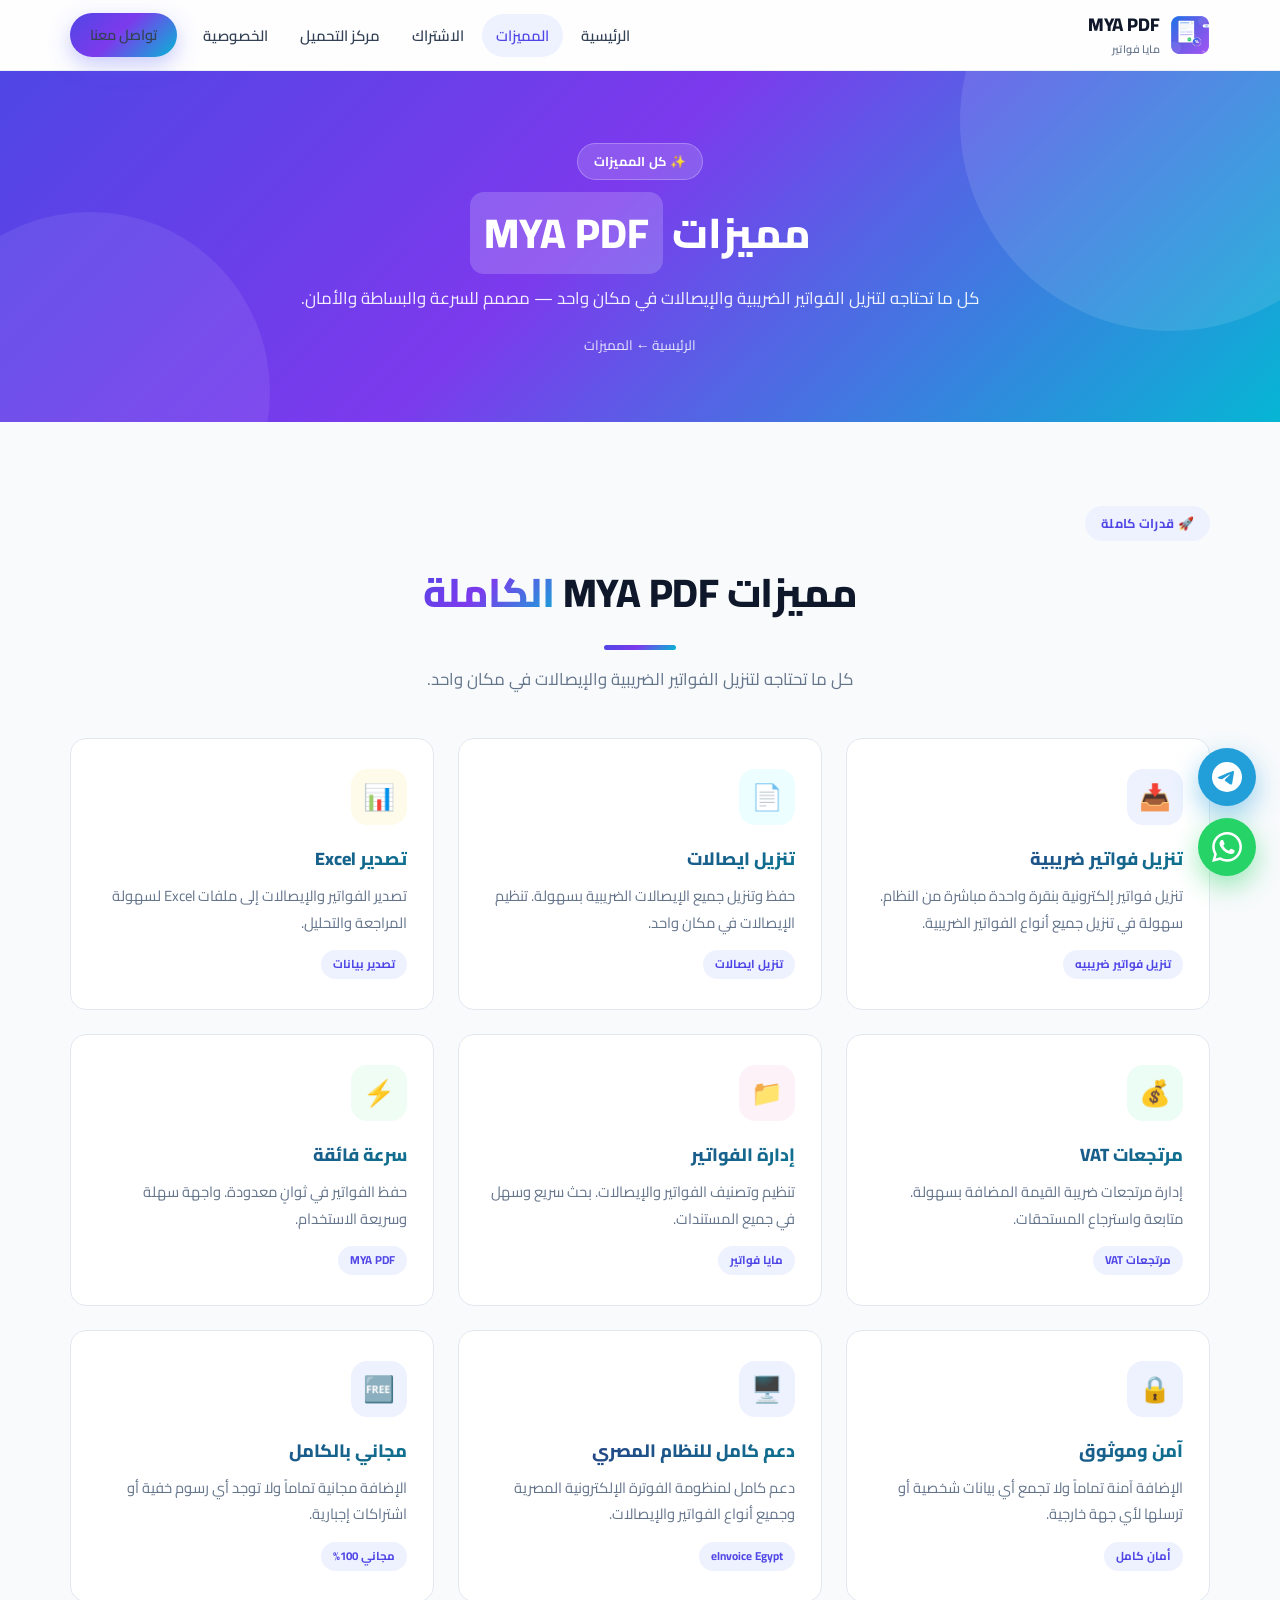
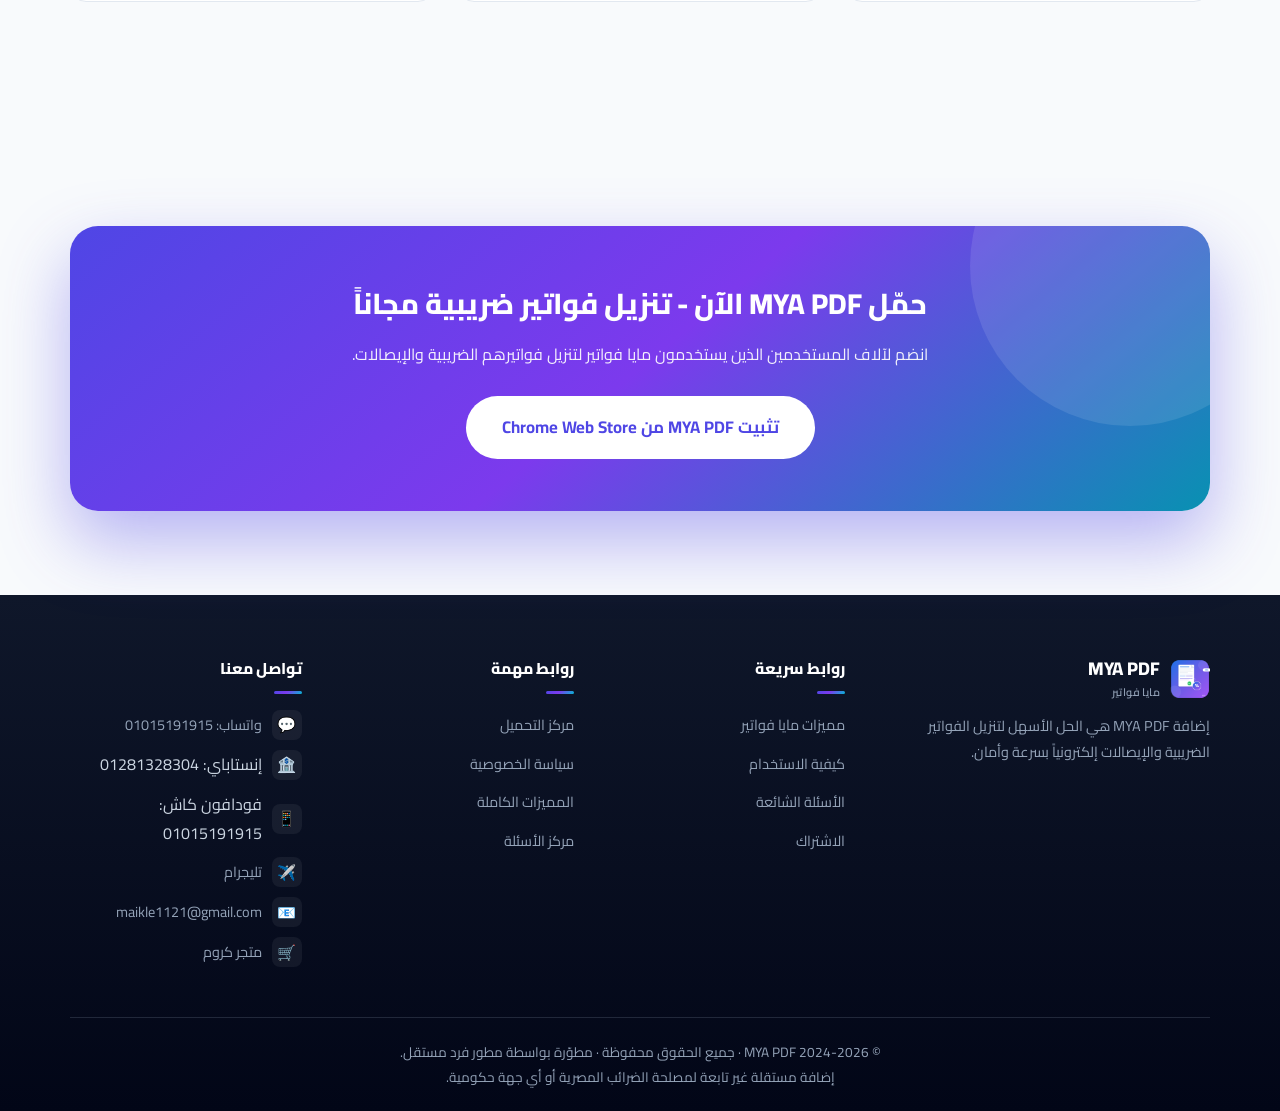
<file: features.html>
<!DOCTYPE html>
<html lang="ar" dir="rtl">
<head>
  <meta charset="UTF-8">
  <meta name="viewport" content="width=device-width, initial-scale=1.0">

  <title>مميزات MYA PDF - مايا فواتير | تنزيل ايصالات | مايا فواتير</title>
  <meta name="description" content="مميزات إضافة MYA PDF: تنزيل فواتير ضريبية وإيصالات، تصدير Excel، مرتجعات VAT، دعم كامل للفوترة الإلكترونية المصرية.">
  <meta name="keywords" content="MYA PDF, مايا فواتير, مايا ايصالات, مميزات MYA PDF, تنزيل فواتير ضريبيه, تنزيل ايصالات, فواتير إلكترونية, eInvoice Egypt, VAT Egypt">
  <meta name="robots" content="index, follow">
  <meta name="theme-color" content="#4f46e5">

  <meta property="og:type" content="website">
  <meta property="og:url" content="https://maikle1121-debug.github.io/MYA/features.html">
  <meta property="og:locale" content="ar_EG">
  <meta property="og:site_name" content="MYA PDF">
  <meta property="og:title" content="مميزات MYA PDF - مايا فواتير">
  <meta property="og:description" content="كل مميزات MYA PDF في مكان واحد: تنزيل فواتير، إيصالات، Excel، مرتجعات VAT.">

  <link rel="canonical" href="https://maikle1121-debug.github.io/MYA/features.html">
  <link rel="icon" type="image/png" href="logo128.png">
  <link rel="preconnect" href="https://fonts.googleapis.com">
  <link rel="preconnect" href="https://fonts.gstatic.com" crossorigin>
  <link href="https://fonts.googleapis.com/css2?family=Cairo:wght@400;600;700;800;900&display=swap" rel="stylesheet">
  <link rel="stylesheet" href="styles.css">
</head>
<body>

  <!-- ============ Header ============ -->
  <header class="site-header">
    <nav class="nav container" aria-label="القائمة الرئيسية">
      <a href="index.html" class="brand">
        <img src="logo128.png" alt="MYA PDF" width="40" height="40">
        <span>
          <span class="brand-name">MYA PDF</span>
          <span class="brand-sub">مايا فواتير</span>
        </span>
      </a>
      <button class="menu-toggle" id="menuToggle" aria-label="القائمة" aria-expanded="false">☰</button>
      <ul class="nav-links" id="navLinks">
        <li><a href="index.html">الرئيسية</a></li>
        <li><a href="features.html" class="active">المميزات</a></li>
        <li><a href="subscription.html">الاشتراك</a></li>
        <li><a href="downloads.html">مركز التحميل</a></li>
        <li><a href="privacy.html">الخصوصية</a></li>
        <li><a href="#" data-open-contact class="btn btn-primary" rel="noopener">تواصل معنا</a></li>
      </ul>
    </nav>
  </header>

  <!-- ============ Page hero ============ -->
  <section class="page-hero">
    <div class="container">
      <span class="eyebrow" style="background:rgba(255,255,255,.15);color:#fff;border:1px solid rgba(255,255,255,.25);">✨ كل المميزات</span>
      <h1>مميزات <span style="background:rgba(255,255,255,.18);padding:2px 14px;border-radius:14px;">MYA PDF</span></h1>
      <p>كل ما تحتاجه لتنزيل الفواتير الضريبية والإيصالات في مكان واحد — مصمم للسرعة والبساطة والأمان.</p>
      <nav class="breadcrumb">
        <a href="index.html">الرئيسية</a> ← <a href="features.html">المميزات</a>
      </nav>
    </div>
  </section>

  <!-- ============ Features ============ -->
  <section class="section" id="features">
    <div class="container">
      <span class="eyebrow">🚀 قدرات كاملة</span>
      <h2 class="section-title">مميزات MYA PDF <span class="text-gradient">الكاملة</span></h2>
      <p class="section-subtitle">كل ما تحتاجه لتنزيل الفواتير الضريبية والإيصالات في مكان واحد.</p>

      <div class="features-grid">
        <div class="feature-card reveal">
          <div class="feature-ico">📥</div>
          <h3>تنزيل فواتير ضريبية</h3>
          <p>تنزيل فواتير إلكترونية بنقرة واحدة مباشرة من النظام. سهولة في تنزيل جميع أنواع الفواتير الضريبية.</p>
          <span class="feature-tag">تنزيل فواتير ضريبيه</span>
        </div>
        <div class="feature-card reveal d1">
          <div class="feature-ico">📄</div>
          <h3>تنزيل ايصالات</h3>
          <p>حفظ وتنزيل جميع الإيصالات الضريبية بسهولة. تنظيم الإيصالات في مكان واحد.</p>
          <span class="feature-tag">تنزيل ايصالات</span>
        </div>
        <div class="feature-card reveal d2">
          <div class="feature-ico">📊</div>
          <h3>تصدير Excel</h3>
          <p>تصدير الفواتير والإيصالات إلى ملفات Excel لسهولة المراجعة والتحليل.</p>
          <span class="feature-tag">تصدير بيانات</span>
        </div>
        <div class="feature-card reveal">
          <div class="feature-ico">💰</div>
          <h3>مرتجعات VAT</h3>
          <p>إدارة مرتجعات ضريبة القيمة المضافة بسهولة. متابعة واسترجاع المستحقات.</p>
          <span class="feature-tag">مرتجعات VAT</span>
        </div>
        <div class="feature-card reveal d1">
          <div class="feature-ico">📁</div>
          <h3>إدارة الفواتير</h3>
          <p>تنظيم وتصنيف الفواتير والإيصالات. بحث سريع وسهل في جميع المستندات.</p>
          <span class="feature-tag">مايا فواتير</span>
        </div>
        <div class="feature-card reveal d2">
          <div class="feature-ico">⚡</div>
          <h3>سرعة فائقة</h3>
          <p>حفظ الفواتير في ثوانٍ معدودة. واجهة سهلة وسريعة الاستخدام.</p>
          <span class="feature-tag">MYA PDF</span>
        </div>
        <div class="feature-card reveal">
          <div class="feature-ico">🔒</div>
          <h3>آمن وموثوق</h3>
          <p>الإضافة آمنة تماماً ولا تجمع أي بيانات شخصية أو ترسلها لأي جهة خارجية.</p>
          <span class="feature-tag">أمان كامل</span>
        </div>
        <div class="feature-card reveal d1">
          <div class="feature-ico">🖥️</div>
          <h3>دعم كامل للنظام المصري</h3>
          <p>دعم كامل لمنظومة الفوترة الإلكترونية المصرية وجميع أنواع الفواتير والإيصالات.</p>
          <span class="feature-tag">eInvoice Egypt</span>
        </div>
        <div class="feature-card reveal d2">
          <div class="feature-ico">🆓</div>
          <h3>مجاني بالكامل</h3>
          <p>الإضافة مجانية تماماً ولا توجد أي رسوم خفية أو اشتراكات إجبارية.</p>
          <span class="feature-tag">مجاني 100%</span>
        </div>
      </div>
    </div>
  </section>

  <!-- ============ Download CTA ============ -->
  <section class="section section-alt" id="download">
    <div class="container">
      <div class="cta-box">
        <h3>حمّل MYA PDF الآن - تنزيل فواتير ضريبية مجاناً</h3>
        <p>انضم لآلاف المستخدمين الذين يستخدمون مايا فواتير لتنزيل فواتيرهم الضريبية والإيصالات.</p>
        <a href="https://chromewebstore.google.com/detail/mya-pdf-v20/jdnmcffcffncienncmejmpgpephpodml?authuser=0&hl=en" class="btn btn-lg" target="_blank" rel="noopener">تثبيت MYA PDF من Chrome Web Store</a>
      </div>
    </div>
  </section>

  <!-- ============ Footer ============ -->
  <footer class="site-footer">
    <div class="container">
      <div class="footer-grid">
        <div class="footer-col">
          <a href="index.html" class="brand">
            <img src="logo128.png" alt="MYA PDF" width="40" height="40">
            <span>
              <span class="brand-name" style="color:#fff">MYA PDF</span>
              <span class="brand-sub">مايا فواتير</span>
            </span>
          </a>
          <p>إضافة MYA PDF هي الحل الأسهل لتنزيل الفواتير الضريبية والإيصالات إلكترونياً بسرعة وأمان.</p>
        </div>
        <div class="footer-col">
          <h4>روابط سريعة</h4>
          <ul>
            <li><a href="index.html#features">مميزات مايا فواتير</a></li>
            <li><a href="index.html#how">كيفية الاستخدام</a></li>
            <li><a href="index.html#faq">الأسئلة الشائعة</a></li>
            <li><a href="subscription.html">الاشتراك</a></li>
          </ul>
        </div>
        <div class="footer-col">
          <h4>روابط مهمة</h4>
          <ul>
            <li><a href="downloads.html">مركز التحميل</a></li>
            <li><a href="privacy.html">سياسة الخصوصية</a></li>
            <li><a href="features.html">المميزات الكاملة</a></li>
            <li><a href="faq.html">مركز الأسئلة</a></li>
          </ul>
        </div>
        <div class="footer-col">
          <h4>تواصل معنا</h4>
          <ul class="footer-contact">
            <li><span class="ic">💬</span><a href="https://wa.me/01015191915" target="_blank" rel="noopener">واتساب: 01015191915</a></li>
            <li><span class="ic">🏦</span><span>إنستاباي: 01281328304</span></li>
            <li><span class="ic">📱</span><span>فودافون كاش: 01015191915</span></li>
            <li><span class="ic">✈️</span><a href="https://t.me/+aH69YpqPNIxkNjlk" target="_blank" rel="noopener">تليجرام</a></li>
            <li><span class="ic">📧</span><a href="mailto:maikle1121@gmail.com">maikle1121@gmail.com</a></li>
            <li><span class="ic">🛒</span><a href="https://chromewebstore.google.com/detail/mya-pdf-v20/jdnmcffcffncienncmejmpgpephpodml?authuser=0&hl=en" target="_blank" rel="noopener">متجر كروم</a></li>
          </ul>
        </div>
      </div>
      <div class="footer-bottom">
        <p>© 2024-2026 MYA PDF · جميع الحقوق محفوظة · مطوّرة بواسطة مطور فرد مستقل.</p>
        <p>إضافة مستقلة غير تابعة لمصلحة الضرائب المصرية أو أي جهة حكومية.</p>
      </div>
    </div>
  </footer>

  <script src="main.js"></script>
</body>
</html>
</file>
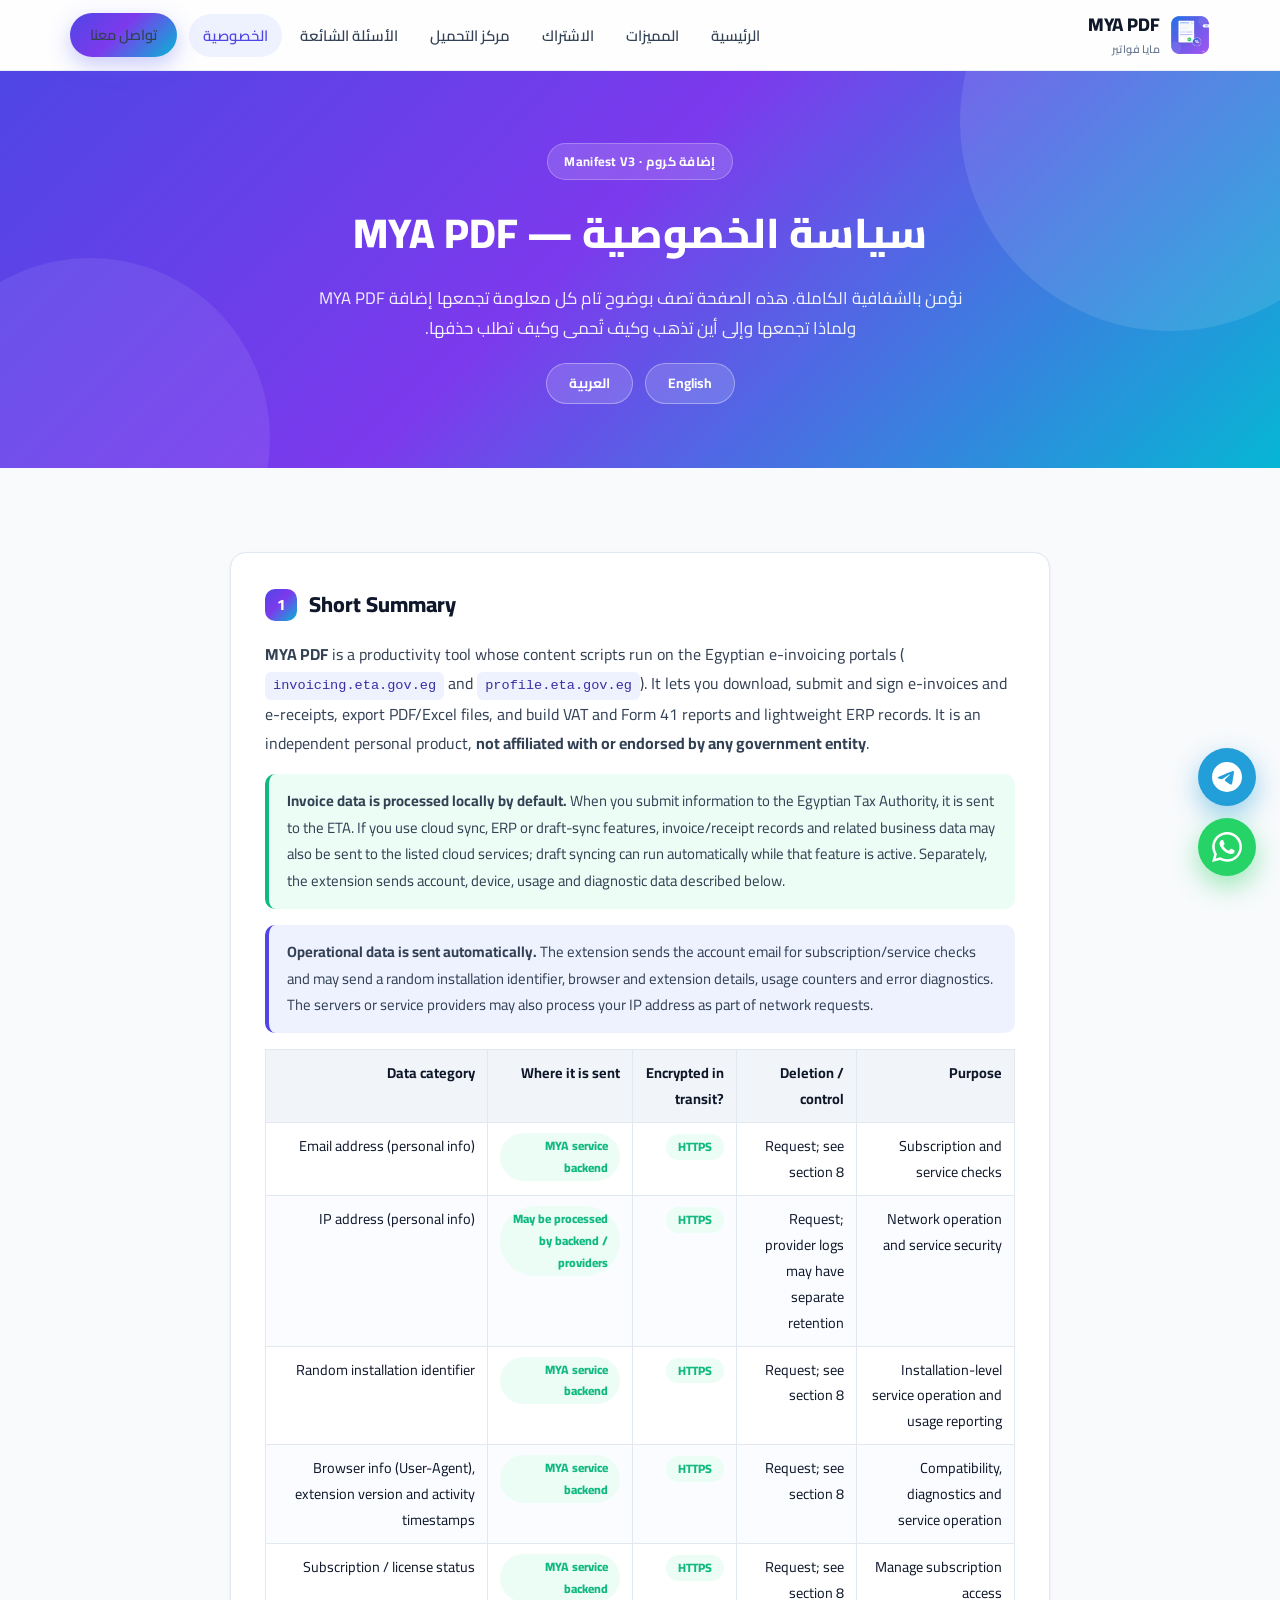
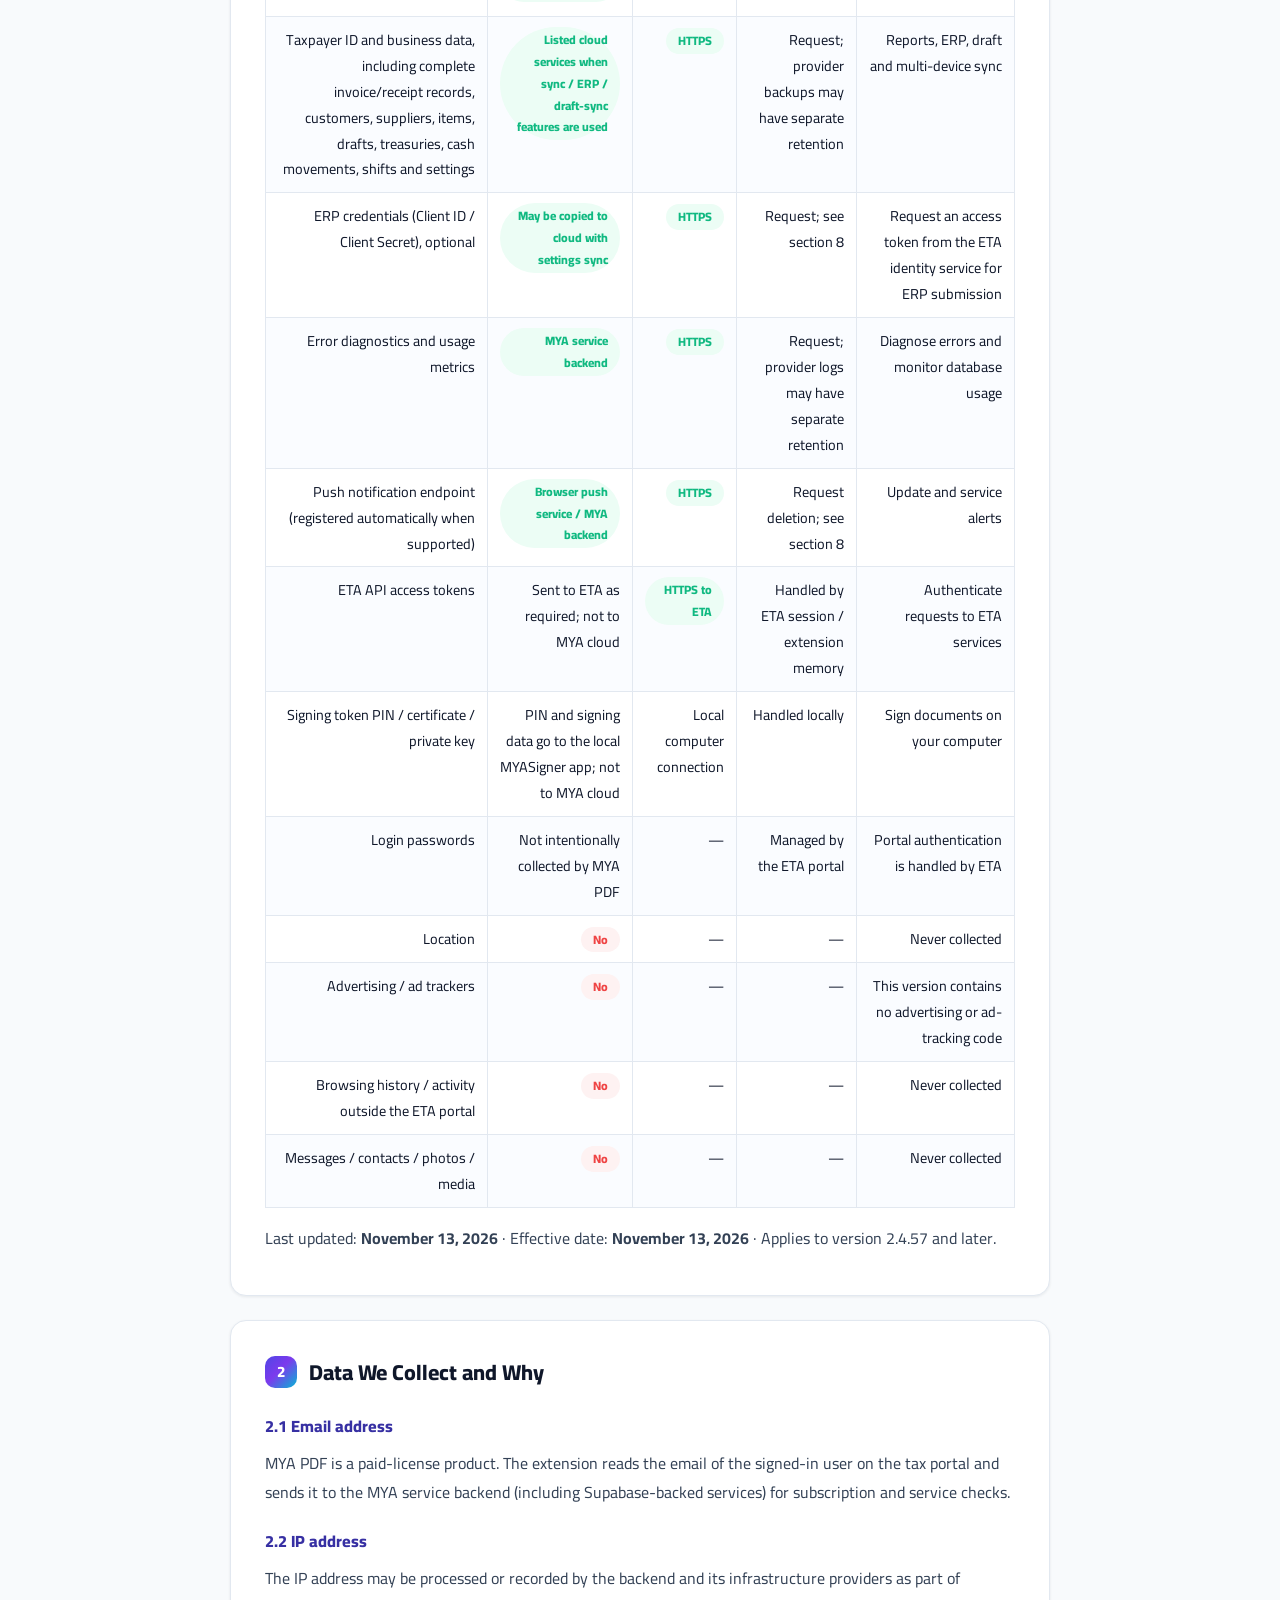
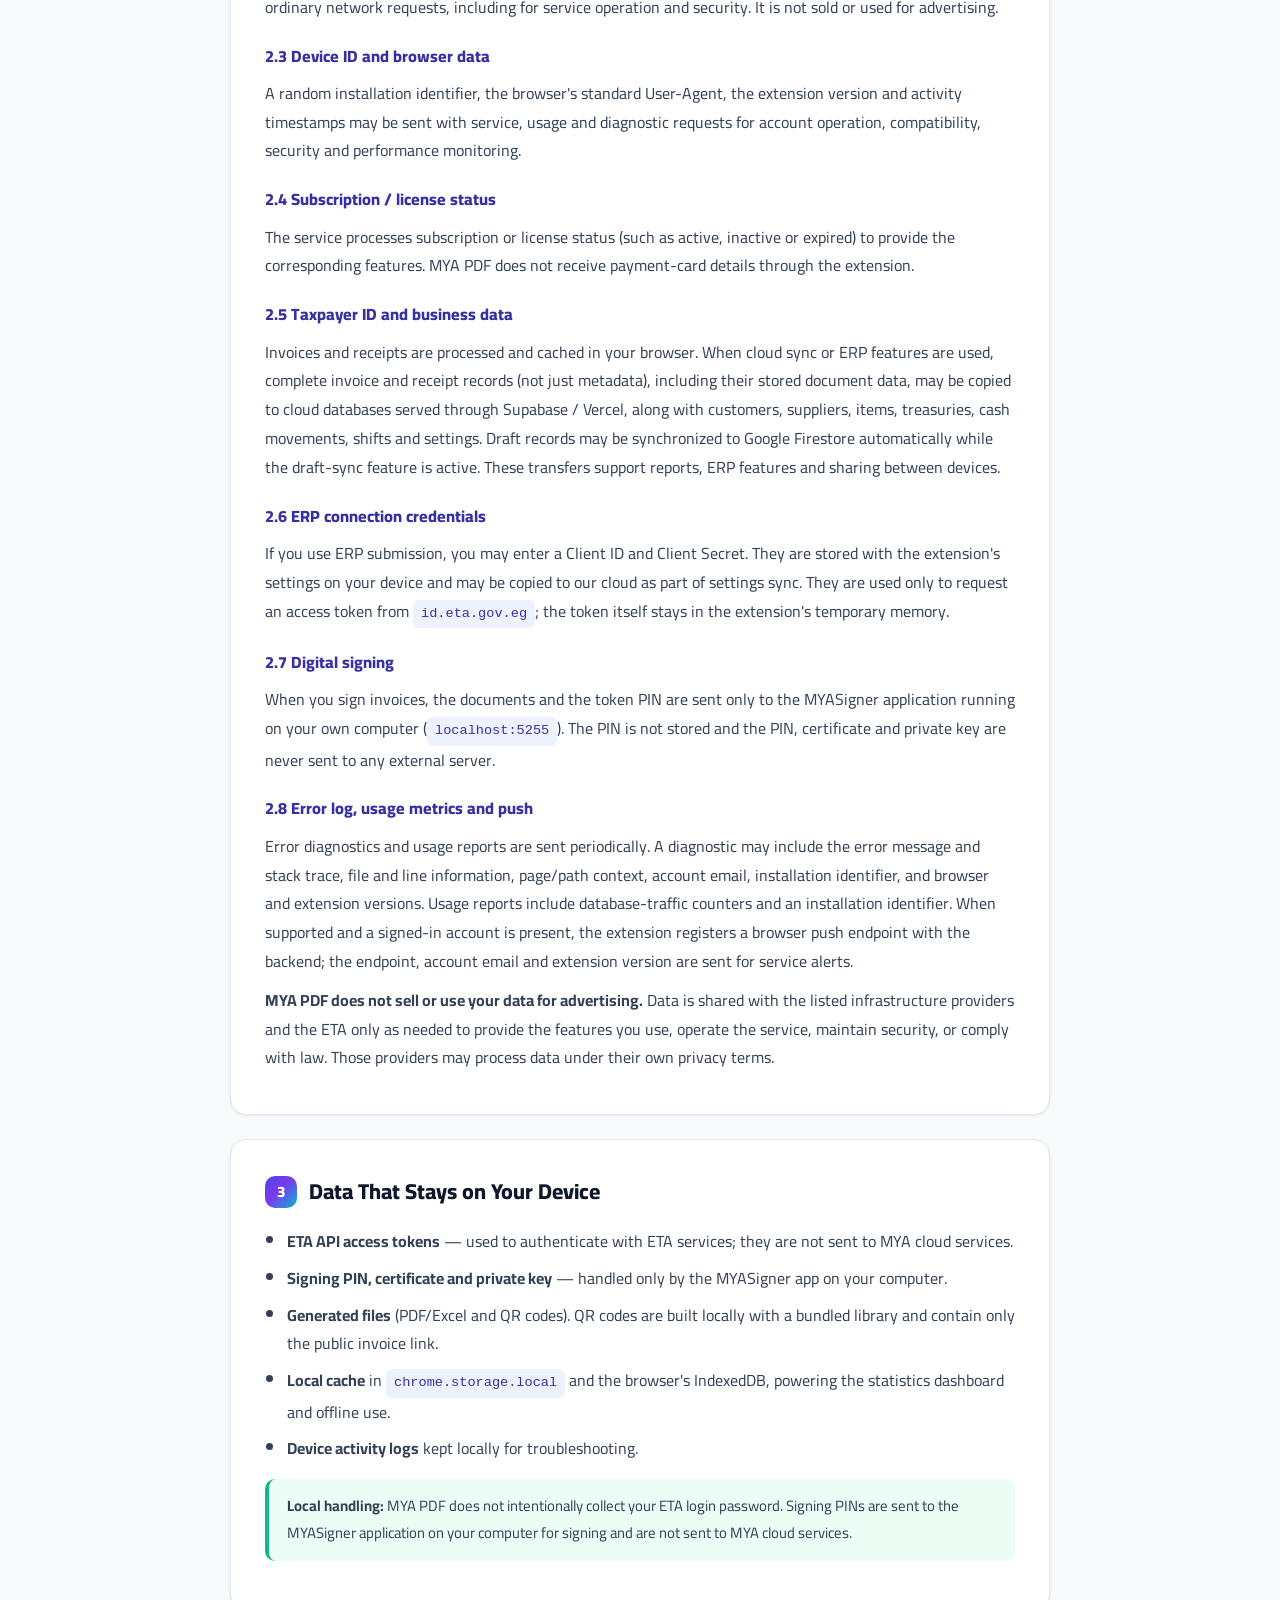
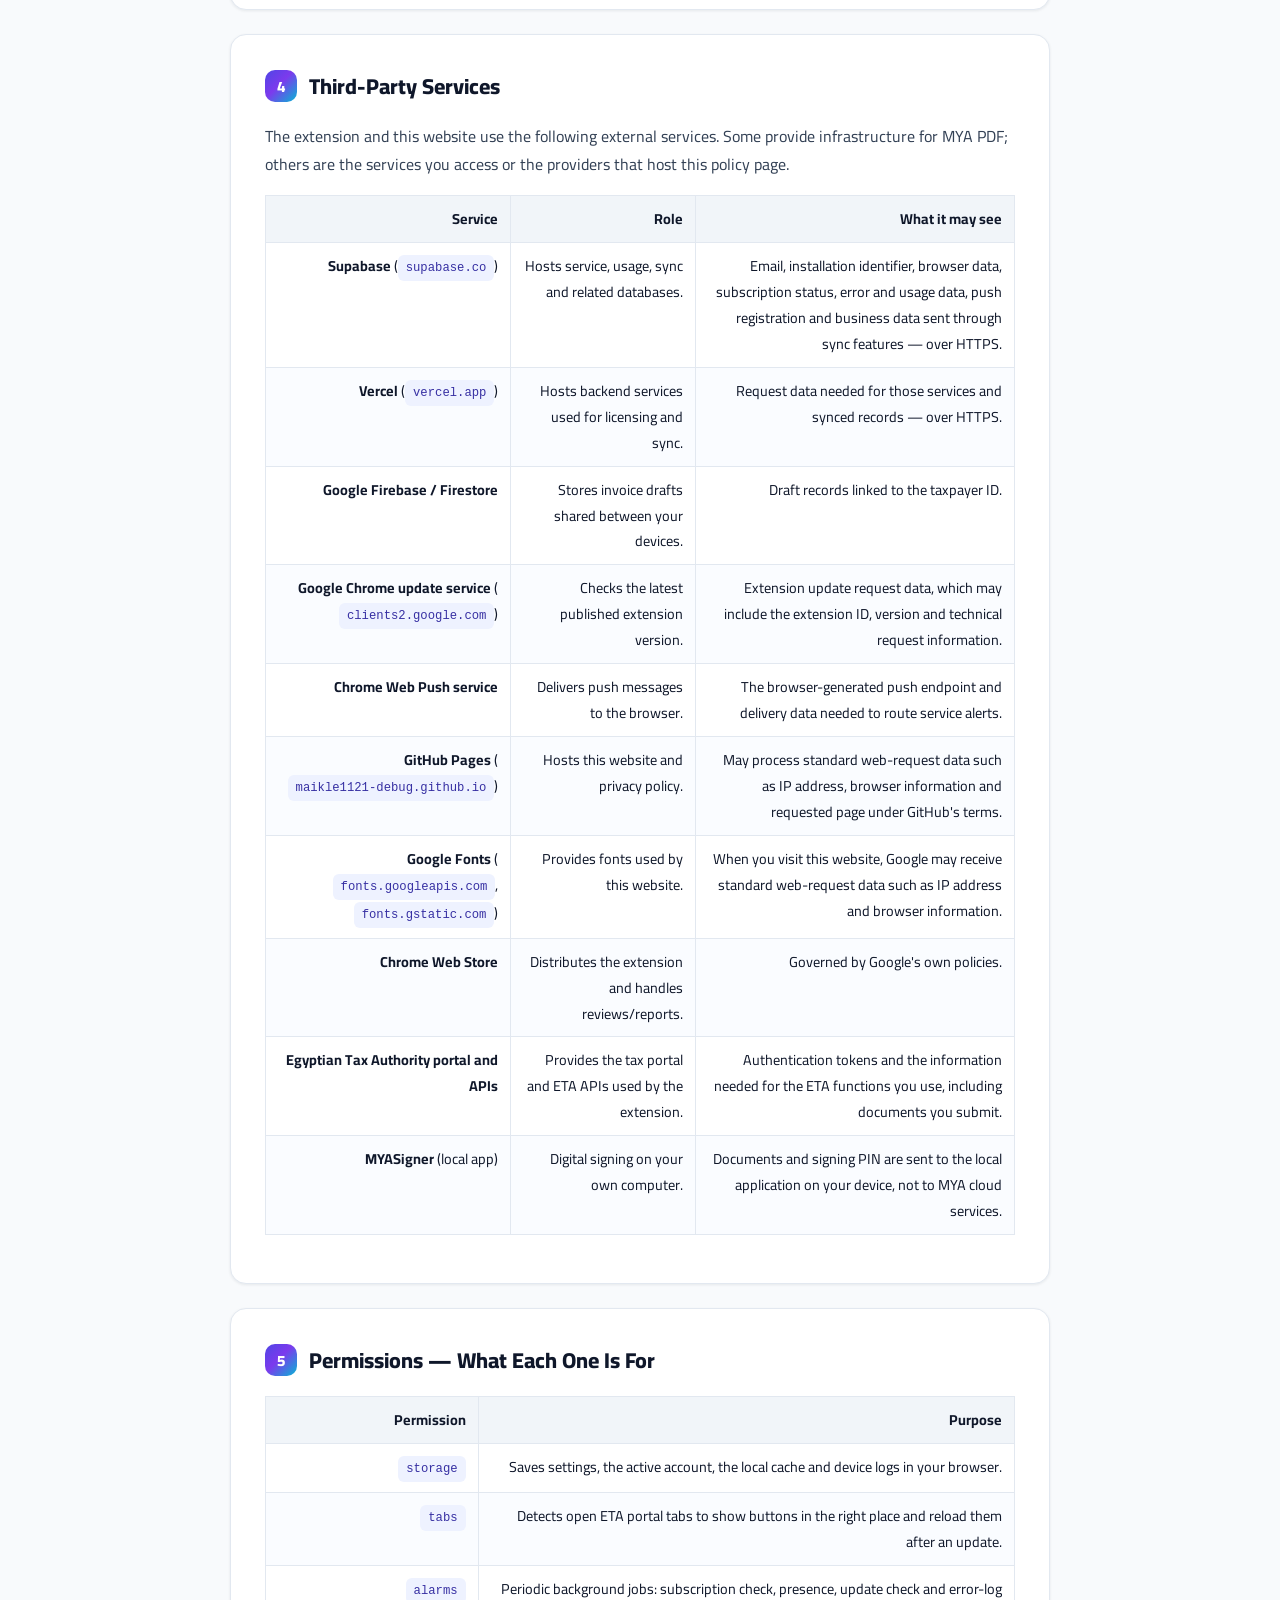
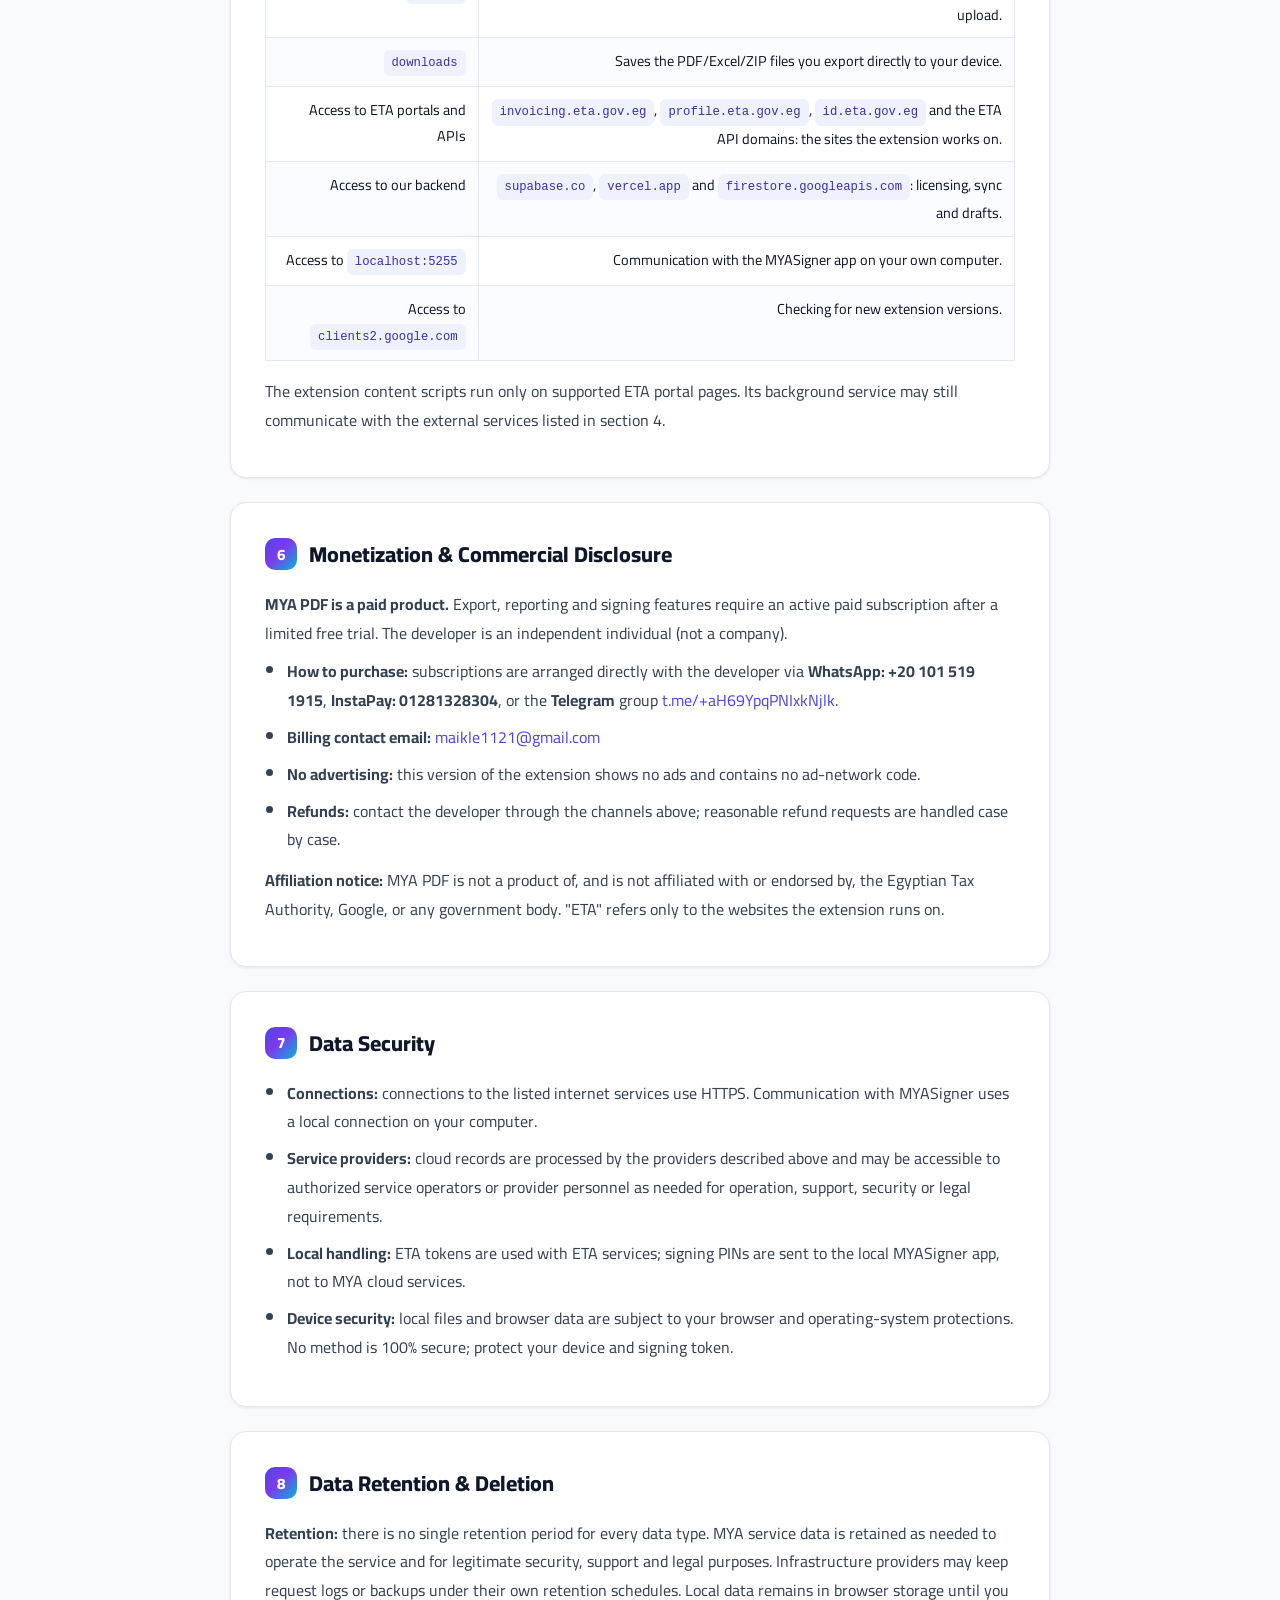
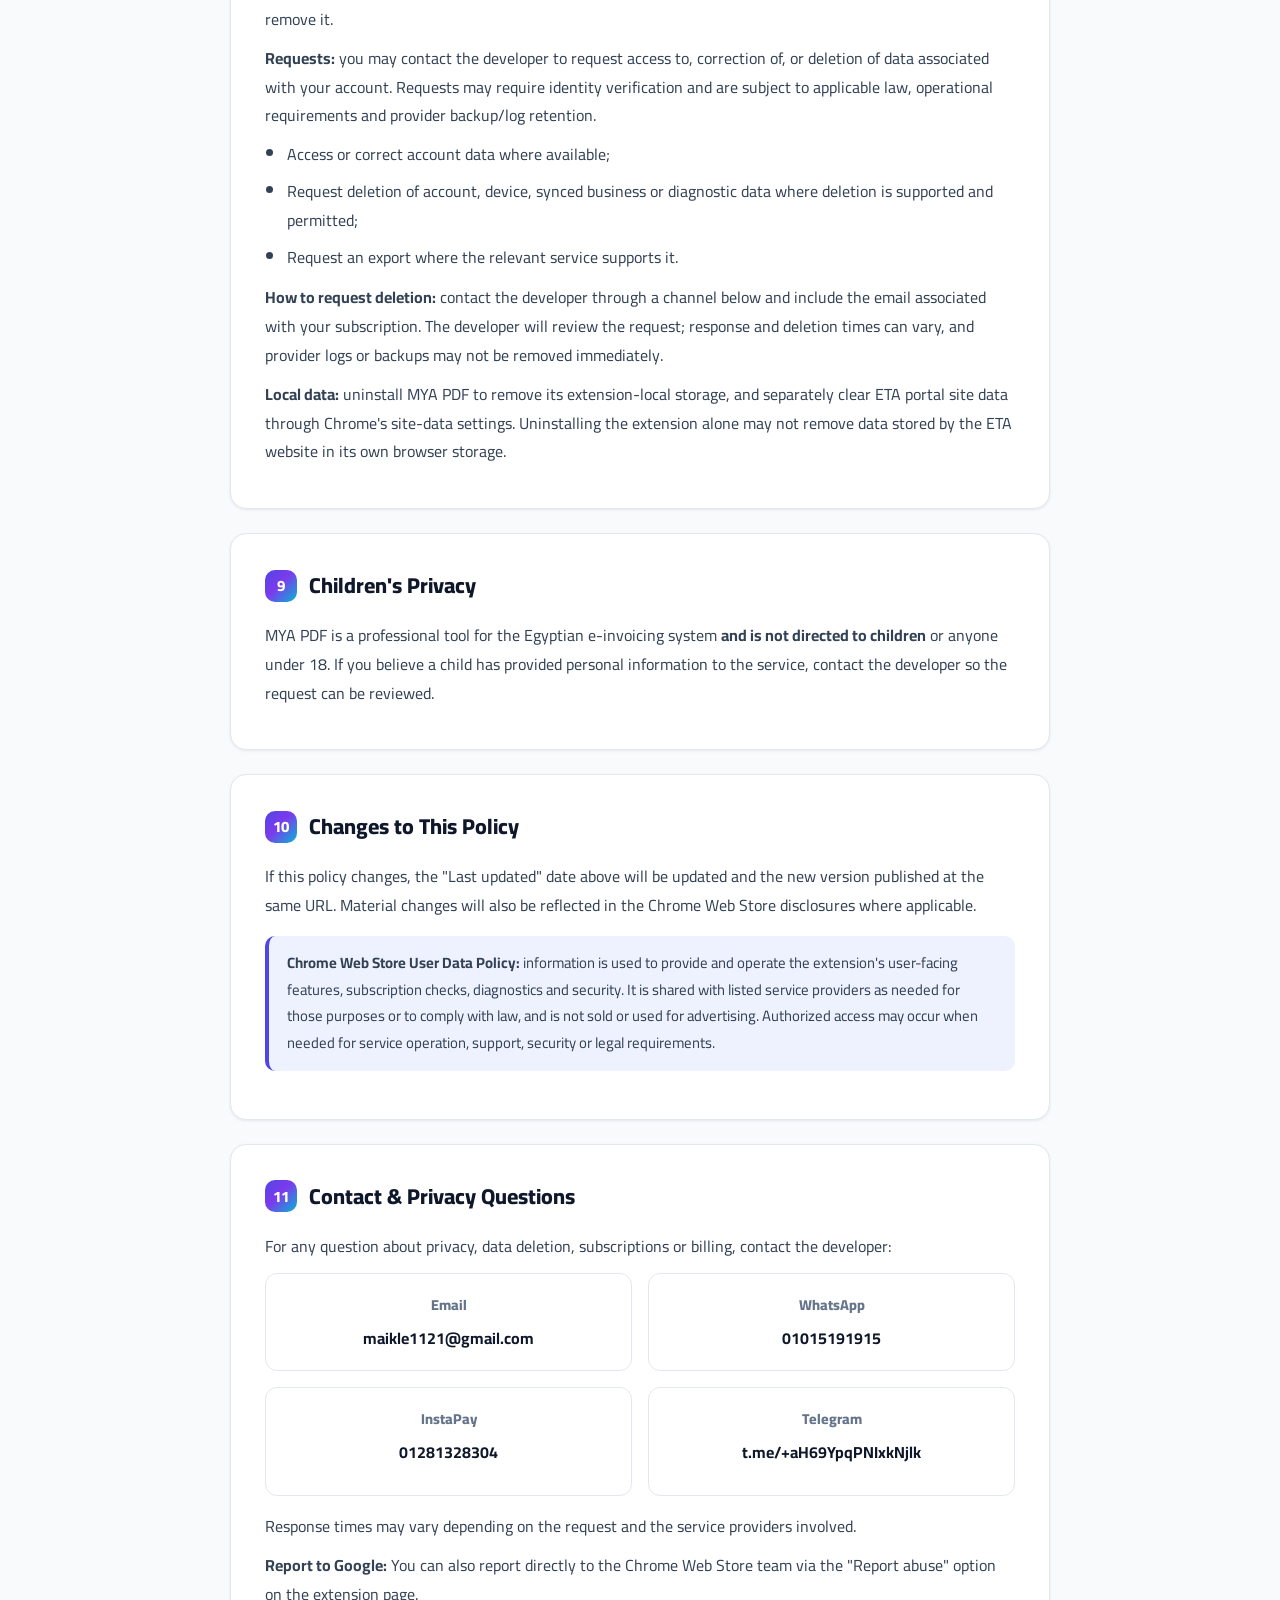
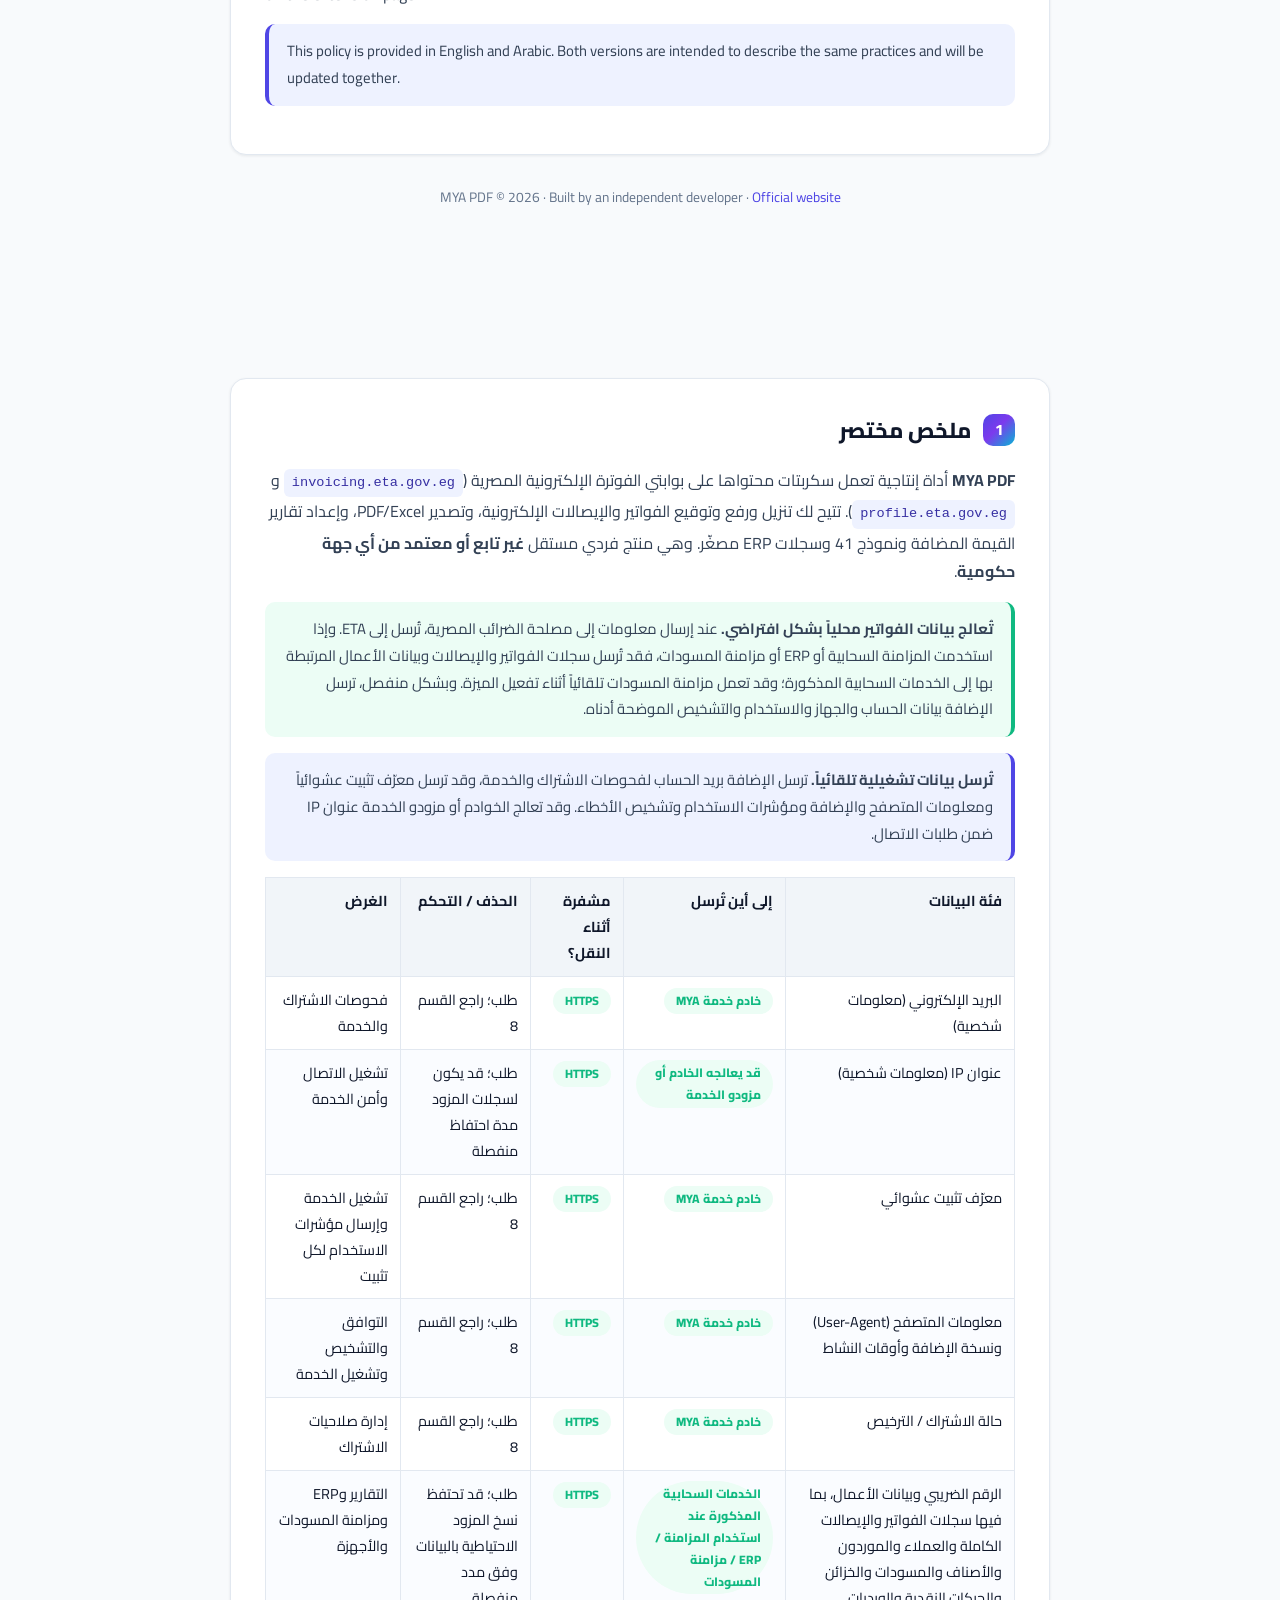
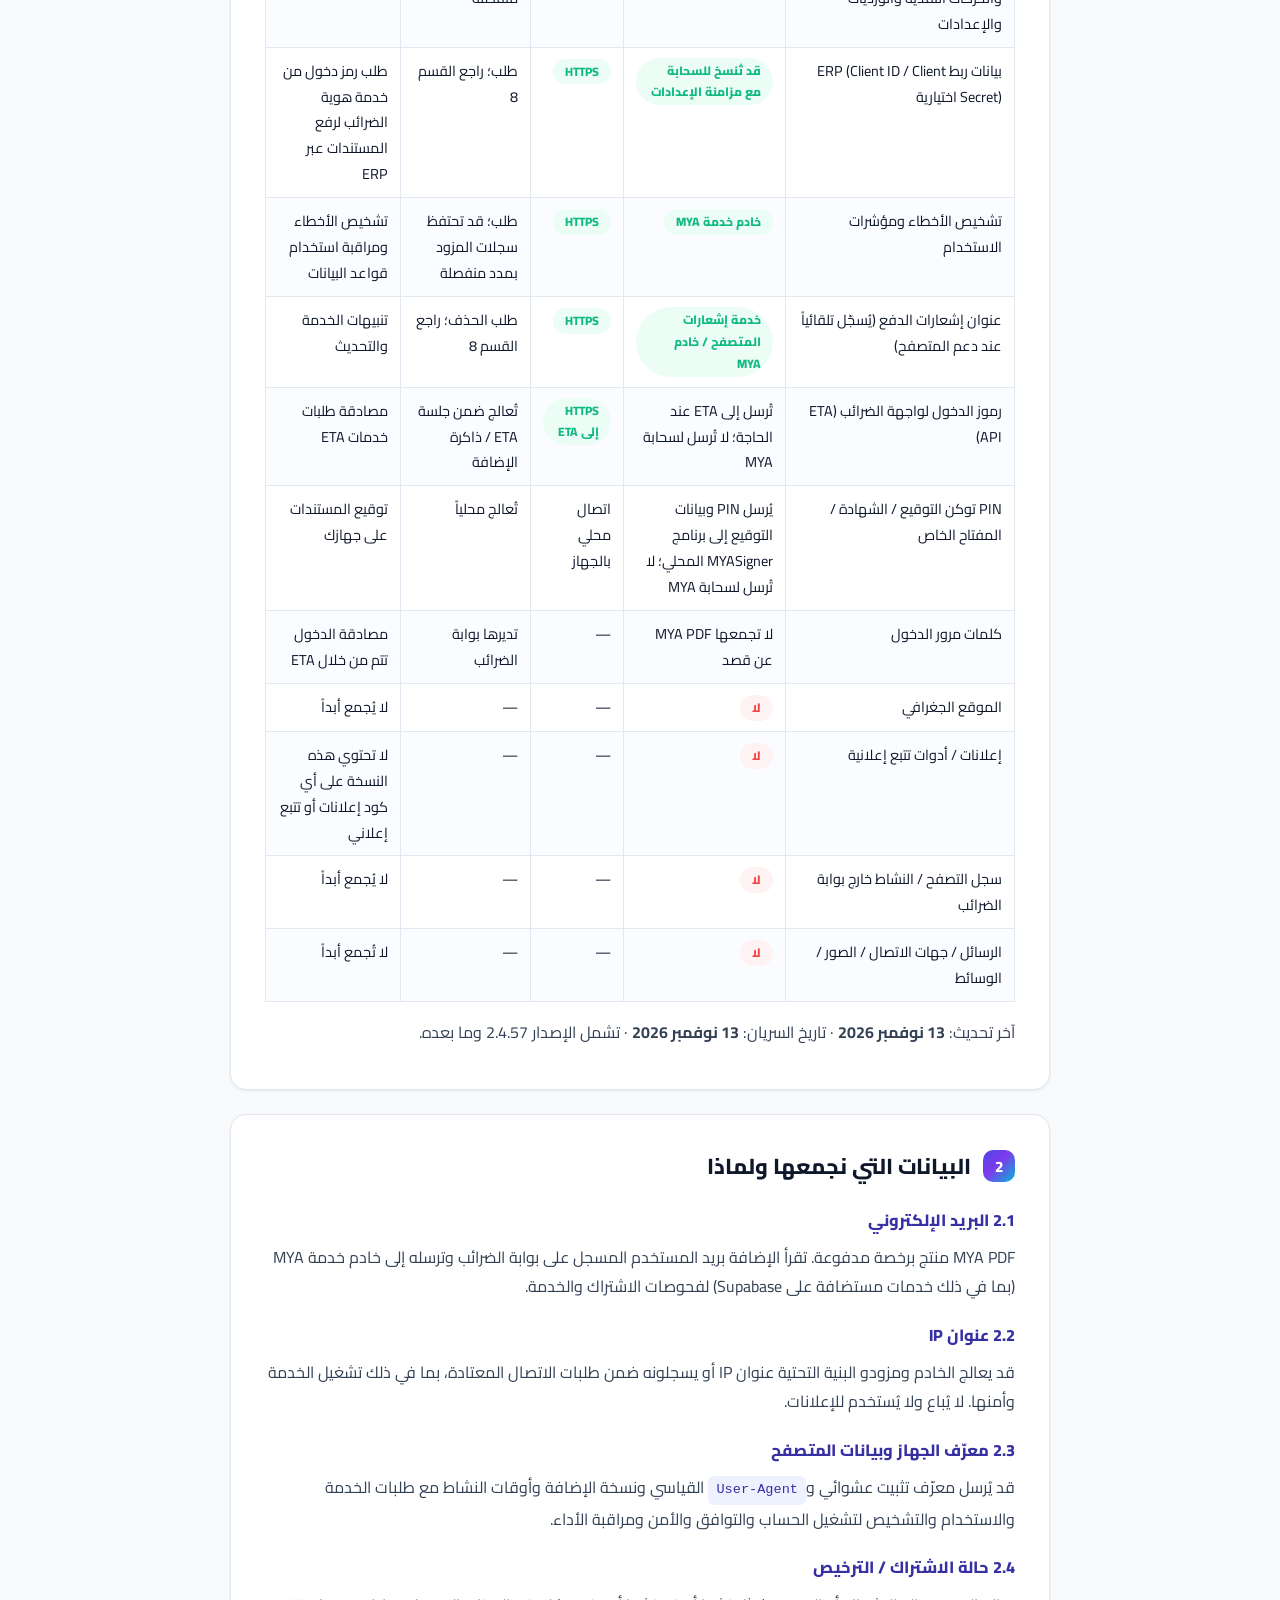
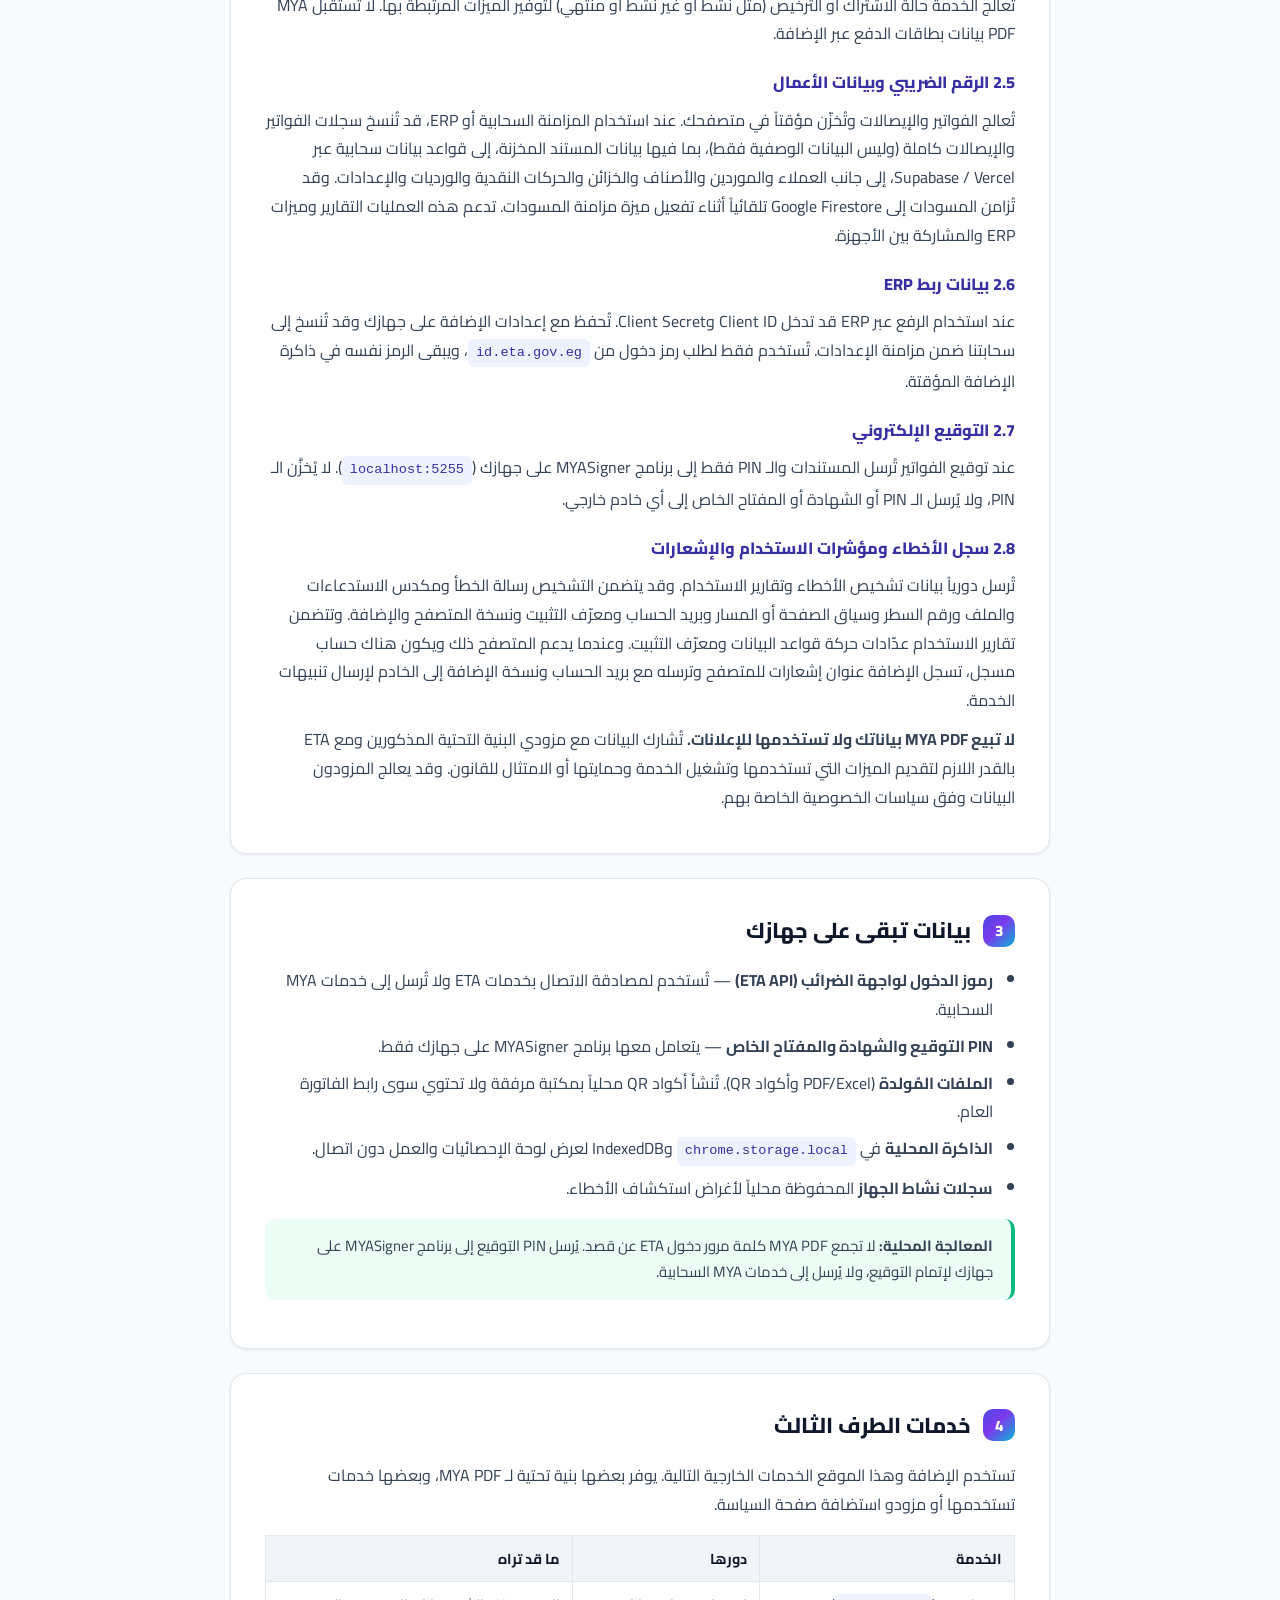
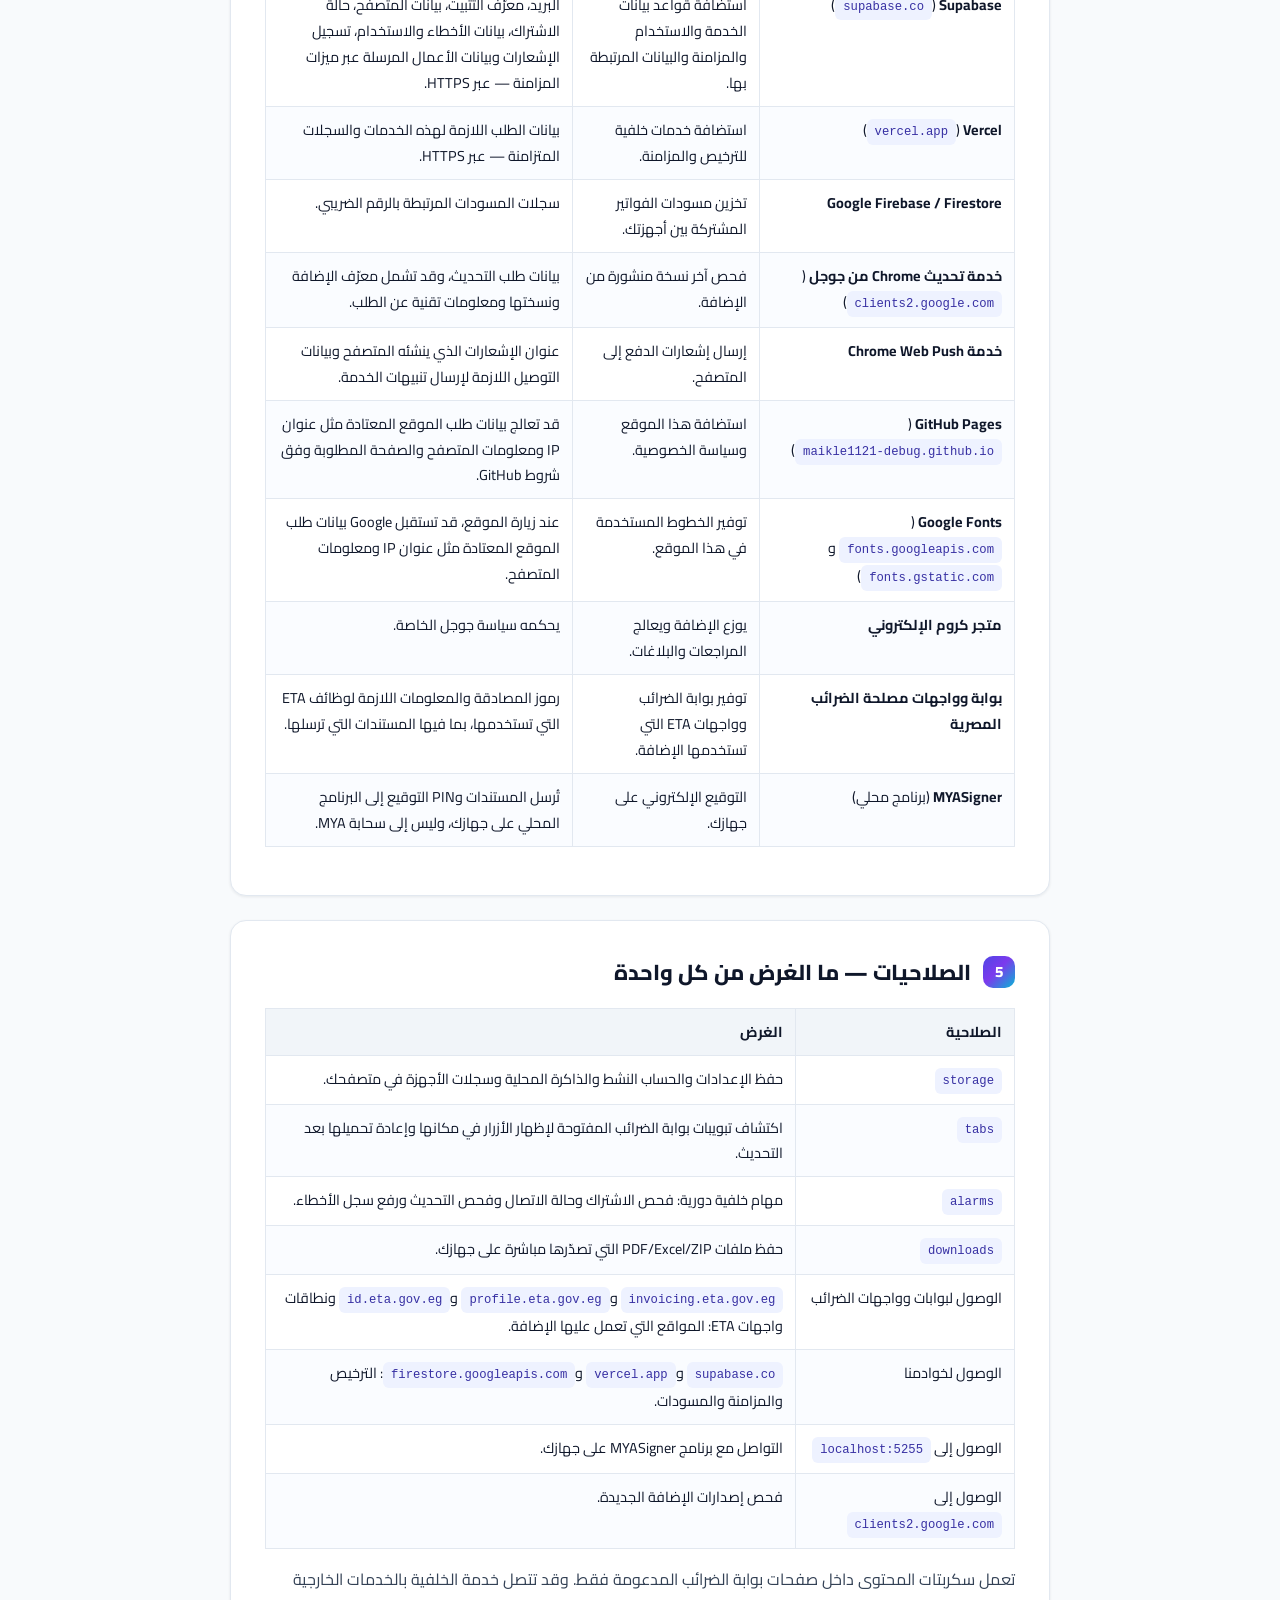
<file: privacy.html>
<!DOCTYPE html>
<html lang="ar" dir="rtl">
<head>
  <meta charset="UTF-8">
  <meta name="viewport" content="width=device-width, initial-scale=1.0">

  <title>سياسة الخصوصية - MYA PDF</title>
  <meta name="description" content="سياسة الخصوصية الكاملة لإضافة MYA PDF - ما هي البيانات التي تجمعها الإضافة ولماذا، وكيف تُحمى، وكيف تطلب حذفها. المتاحة بالعربية والإنجليزية.">
  <meta name="robots" content="index, follow">
  <meta name="theme-color" content="#4f46e5">

  <meta property="og:type" content="website">
  <meta property="og:url" content="https://maikle1121-debug.github.io/MYA/privacy.html">
  <meta property="og:locale" content="ar_EG">
  <meta property="og:site_name" content="MYA PDF">
  <meta property="og:title" content="سياسة الخصوصية - MYA PDF">
  <meta property="og:description" content="كل ما تريد معرفته عن خصوصية وأمان إضافة MYA PDF.">

  <link rel="canonical" href="https://maikle1121-debug.github.io/MYA/privacy.html">
  <link rel="icon" type="image/png" href="logo128.png">
  <link rel="preconnect" href="https://fonts.googleapis.com">
  <link rel="preconnect" href="https://fonts.gstatic.com" crossorigin>
  <link href="https://fonts.googleapis.com/css2?family=Cairo:wght@400;600;700;800;900&display=swap" rel="stylesheet">
  <link rel="stylesheet" href="styles.css">
</head>
<body>

  <!-- ============ Header ============ -->
  <header class="site-header">
    <nav class="nav container" aria-label="القائمة الرئيسية">
      <a href="index.html" class="brand">
        <img src="logo128.png" alt="MYA PDF" width="40" height="40">
        <span>
          <span class="brand-name">MYA PDF</span>
          <span class="brand-sub">مايا فواتير</span>
        </span>
      </a>
      <button class="menu-toggle" id="menuToggle" aria-label="القائمة" aria-expanded="false">☰</button>
      <ul class="nav-links" id="navLinks">
        <li><a href="index.html">الرئيسية</a></li>
        <li><a href="features.html">المميزات</a></li>
        <li><a href="subscription.html">الاشتراك</a></li>
        <li><a href="downloads.html">مركز التحميل</a></li>
        <li><a href="faq.html">الأسئلة الشائعة</a></li>
        <li><a href="privacy.html" class="active">الخصوصية</a></li>
        <li><a href="#" data-open-contact class="btn btn-primary" rel="noopener">تواصل معنا</a></li>
      </ul>
    </nav>
  </header>

  <!-- ============ Page hero ============ -->
  <section class="page-hero">
    <div class="container">
      <span class="eyebrow" style="background:rgba(255,255,255,.15);color:#fff;border:1px solid rgba(255,255,255,.25);">إضافة كروم · Manifest V3</span>
      <h1>سياسة الخصوصية — MYA PDF</h1>
      <p>نؤمن بالشفافية الكاملة. هذه الصفحة تصف بوضوح تام كل معلومة تجمعها إضافة MYA PDF ولماذا تجمعها وإلى أين تذهب وكيف تُحمى وكيف تطلب حذفها.</p>
      <div class="lang-switch">
        <a href="#en">English</a>
        <a href="#ar">العربية</a>
      </div>
    </div>
  </section>

  <!-- ============ ENGLISH ============ -->
  <section class="section" id="en" dir="ltr" lang="en">
    <div class="container pv-wrap">

      <div class="pv-card">
        <h2><span class="num">1</span> Short Summary</h2>
        <p><strong>MYA PDF</strong> is a productivity tool whose content scripts run on the Egyptian e-invoicing portals (<code>invoicing.eta.gov.eg</code> and <code>profile.eta.gov.eg</code>). It lets you download, submit and sign e-invoices and e-receipts, export PDF/Excel files, and build VAT and Form 41 reports and lightweight ERP records. It is an independent personal product, <strong>not affiliated with or endorsed by any government entity</strong>.</p>
        <div class="callout green"><strong>Invoice data is processed locally by default.</strong> When you submit information to the Egyptian Tax Authority, it is sent to the ETA. If you use cloud sync, ERP or draft-sync features, invoice/receipt records and related business data may also be sent to the listed cloud services; draft syncing can run automatically while that feature is active. Separately, the extension sends account, device, usage and diagnostic data described below.</div>
        <div class="callout"><strong>Operational data is sent automatically.</strong> The extension sends the account email for subscription/service checks and may send a random installation identifier, browser and extension details, usage counters and error diagnostics. The servers or service providers may also process your IP address as part of network requests.</div>
        <div class="table-scroll table-scroll-wide">
        <table>
          <thead><tr><th>Data category</th><th>Where it is sent</th><th>Encrypted in transit?</th><th>Deletion / control</th><th>Purpose</th></tr></thead>
          <tbody>
            <tr><td>Email address (personal info)</td><td><span class="tag yes">MYA service backend</span></td><td><span class="tag yes">HTTPS</span></td><td>Request; see section 8</td><td>Subscription and service checks</td></tr>
            <tr><td>IP address (personal info)</td><td><span class="tag yes">May be processed by backend / providers</span></td><td><span class="tag yes">HTTPS</span></td><td>Request; provider logs may have separate retention</td><td>Network operation and service security</td></tr>
            <tr><td>Random installation identifier</td><td><span class="tag yes">MYA service backend</span></td><td><span class="tag yes">HTTPS</span></td><td>Request; see section 8</td><td>Installation-level service operation and usage reporting</td></tr>
            <tr><td>Browser info (User-Agent), extension version and activity timestamps</td><td><span class="tag yes">MYA service backend</span></td><td><span class="tag yes">HTTPS</span></td><td>Request; see section 8</td><td>Compatibility, diagnostics and service operation</td></tr>
            <tr><td>Subscription / license status</td><td><span class="tag yes">MYA service backend</span></td><td><span class="tag yes">HTTPS</span></td><td>Request; see section 8</td><td>Manage subscription access</td></tr>
            <tr><td>Taxpayer ID and business data, including complete invoice/receipt records, customers, suppliers, items, drafts, treasuries, cash movements, shifts and settings</td><td><span class="tag yes">Listed cloud services when sync / ERP / draft-sync features are used</span></td><td><span class="tag yes">HTTPS</span></td><td>Request; provider backups may have separate retention</td><td>Reports, ERP, draft and multi-device sync</td></tr>
            <tr><td>ERP credentials (Client ID / Client Secret), optional</td><td><span class="tag yes">May be copied to cloud with settings sync</span></td><td><span class="tag yes">HTTPS</span></td><td>Request; see section 8</td><td>Request an access token from the ETA identity service for ERP submission</td></tr>
            <tr><td>Error diagnostics and usage metrics</td><td><span class="tag yes">MYA service backend</span></td><td><span class="tag yes">HTTPS</span></td><td>Request; provider logs may have separate retention</td><td>Diagnose errors and monitor database usage</td></tr>
            <tr><td>Push notification endpoint (registered automatically when supported)</td><td><span class="tag yes">Browser push service / MYA backend</span></td><td><span class="tag yes">HTTPS</span></td><td>Request deletion; see section 8</td><td>Update and service alerts</td></tr>
            <tr><td>ETA API access tokens</td><td>Sent to ETA as required; not to MYA cloud</td><td><span class="tag yes">HTTPS to ETA</span></td><td>Handled by ETA session / extension memory</td><td>Authenticate requests to ETA services</td></tr>
            <tr><td>Signing token PIN / certificate / private key</td><td>PIN and signing data go to the local MYASigner app; not to MYA cloud</td><td>Local computer connection</td><td>Handled locally</td><td>Sign documents on your computer</td></tr>
            <tr><td>Login passwords</td><td>Not intentionally collected by MYA PDF</td><td>—</td><td>Managed by the ETA portal</td><td>Portal authentication is handled by ETA</td></tr>
            <tr><td>Location</td><td><span class="tag no">No</span></td><td>—</td><td>—</td><td>Never collected</td></tr>
            <tr><td>Advertising / ad trackers</td><td><span class="tag no">No</span></td><td>—</td><td>—</td><td>This version contains no advertising or ad-tracking code</td></tr>
            <tr><td>Browsing history / activity outside the ETA portal</td><td><span class="tag no">No</span></td><td>—</td><td>—</td><td>Never collected</td></tr>
            <tr><td>Messages / contacts / photos / media</td><td><span class="tag no">No</span></td><td>—</td><td>—</td><td>Never collected</td></tr>
          </tbody>
        </table>
        </div>
        <p class="mt-3">Last updated: <strong>November 13, 2026</strong> · Effective date: <strong>November 13, 2026</strong> · Applies to version 2.4.57 and later.</p>
      </div>
      <div class="pv-card">
        <h2><span class="num">2</span> Data We Collect and Why</h2>
        <h3>2.1 Email address</h3>
        <p>MYA PDF is a paid-license product. The extension reads the email of the signed-in user on the tax portal and sends it to the MYA service backend (including Supabase-backed services) for subscription and service checks.</p>
        <h3>2.2 IP address</h3>
        <p>The IP address may be processed or recorded by the backend and its infrastructure providers as part of ordinary network requests, including for service operation and security. It is not sold or used for advertising.</p>
        <h3>2.3 Device ID and browser data</h3>
        <p>A random installation identifier, the browser's standard User-Agent, the extension version and activity timestamps may be sent with service, usage and diagnostic requests for account operation, compatibility, security and performance monitoring.</p>
        <h3>2.4 Subscription / license status</h3>
        <p>The service processes subscription or license status (such as active, inactive or expired) to provide the corresponding features. MYA PDF does not receive payment-card details through the extension.</p>
        <h3>2.5 Taxpayer ID and business data</h3>
        <p>Invoices and receipts are processed and cached in your browser. When cloud sync or ERP features are used, complete invoice and receipt records (not just metadata), including their stored document data, may be copied to cloud databases served through Supabase / Vercel, along with customers, suppliers, items, treasuries, cash movements, shifts and settings. Draft records may be synchronized to Google Firestore automatically while the draft-sync feature is active. These transfers support reports, ERP features and sharing between devices.</p>
        <h3>2.6 ERP connection credentials</h3>
        <p>If you use ERP submission, you may enter a Client ID and Client Secret. They are stored with the extension's settings on your device and may be copied to our cloud as part of settings sync. They are used only to request an access token from <code>id.eta.gov.eg</code>; the token itself stays in the extension's temporary memory.</p>
        <h3>2.7 Digital signing</h3>
        <p>When you sign invoices, the documents and the token PIN are sent only to the MYASigner application running on your own computer (<code>localhost:5255</code>). The PIN is not stored and the PIN, certificate and private key are never sent to any external server.</p>
        <h3>2.8 Error log, usage metrics and push</h3>
        <p>Error diagnostics and usage reports are sent periodically. A diagnostic may include the error message and stack trace, file and line information, page/path context, account email, installation identifier, and browser and extension versions. Usage reports include database-traffic counters and an installation identifier. When supported and a signed-in account is present, the extension registers a browser push endpoint with the backend; the endpoint, account email and extension version are sent for service alerts.</p>
        <p><strong>MYA PDF does not sell or use your data for advertising.</strong> Data is shared with the listed infrastructure providers and the ETA only as needed to provide the features you use, operate the service, maintain security, or comply with law. Those providers may process data under their own privacy terms.</p>
      </div>
      <div class="pv-card">
        <h2><span class="num">3</span> Data That Stays on Your Device</h2>
        <ul>
          <li><strong>ETA API access tokens</strong> — used to authenticate with ETA services; they are not sent to MYA cloud services.</li>
          <li><strong>Signing PIN, certificate and private key</strong> — handled only by the MYASigner app on your computer.</li>
          <li><strong>Generated files</strong> (PDF/Excel and QR codes). QR codes are built locally with a bundled library and contain only the public invoice link.</li>
          <li><strong>Local cache</strong> in <code>chrome.storage.local</code> and the browser's IndexedDB, powering the statistics dashboard and offline use.</li>
          <li><strong>Device activity logs</strong> kept locally for troubleshooting.</li>
        </ul>
        <div class="callout green"><strong>Local handling:</strong> MYA PDF does not intentionally collect your ETA login password. Signing PINs are sent to the MYASigner application on your computer for signing and are not sent to MYA cloud services.</div>
      </div>
      <div class="pv-card">
        <h2><span class="num">4</span> Third-Party Services</h2>
        <p>The extension and this website use the following external services. Some provide infrastructure for MYA PDF; others are the services you access or the providers that host this policy page.</p>
        <div class="table-scroll">
        <table>
          <thead><tr><th>Service</th><th>Role</th><th>What it may see</th></tr></thead>
          <tbody>
            <tr><td><strong>Supabase</strong> (<code>supabase.co</code>)</td><td>Hosts service, usage, sync and related databases.</td><td>Email, installation identifier, browser data, subscription status, error and usage data, push registration and business data sent through sync features — over HTTPS.</td></tr>
            <tr><td><strong>Vercel</strong> (<code>vercel.app</code>)</td><td>Hosts backend services used for licensing and sync.</td><td>Request data needed for those services and synced records — over HTTPS.</td></tr>
            <tr><td><strong>Google Firebase / Firestore</strong></td><td>Stores invoice drafts shared between your devices.</td><td>Draft records linked to the taxpayer ID.</td></tr>
            <tr><td><strong>Google Chrome update service</strong> (<code>clients2.google.com</code>)</td><td>Checks the latest published extension version.</td><td>Extension update request data, which may include the extension ID, version and technical request information.</td></tr>
            <tr><td><strong>Chrome Web Push service</strong></td><td>Delivers push messages to the browser.</td><td>The browser-generated push endpoint and delivery data needed to route service alerts.</td></tr>
            <tr><td><strong>GitHub Pages</strong> (<code>maikle1121-debug.github.io</code>)</td><td>Hosts this website and privacy policy.</td><td>May process standard web-request data such as IP address, browser information and requested page under GitHub's terms.</td></tr>
            <tr><td><strong>Google Fonts</strong> (<code>fonts.googleapis.com</code>, <code>fonts.gstatic.com</code>)</td><td>Provides fonts used by this website.</td><td>When you visit this website, Google may receive standard web-request data such as IP address and browser information.</td></tr>
            <tr><td><strong>Chrome Web Store</strong></td><td>Distributes the extension and handles reviews/reports.</td><td>Governed by Google's own policies.</td></tr>
            <tr><td><strong>Egyptian Tax Authority portal and APIs</strong></td><td>Provides the tax portal and ETA APIs used by the extension.</td><td>Authentication tokens and the information needed for the ETA functions you use, including documents you submit.</td></tr>
            <tr><td><strong>MYASigner</strong> (local app)</td><td>Digital signing on your own computer.</td><td>Documents and signing PIN are sent to the local application on your device, not to MYA cloud services.</td></tr>
          </tbody>
        </table>
        </div>
      </div>
      <div class="pv-card">
        <h2><span class="num">5</span> Permissions — What Each One Is For</h2>
        <div class="table-scroll">
        <table>
          <thead><tr><th>Permission</th><th>Purpose</th></tr></thead>
          <tbody>
            <tr><td><code>storage</code></td><td>Saves settings, the active account, the local cache and device logs in your browser.</td></tr>
            <tr><td><code>tabs</code></td><td>Detects open ETA portal tabs to show buttons in the right place and reload them after an update.</td></tr>
            <tr><td><code>alarms</code></td><td>Periodic background jobs: subscription check, presence, update check and error-log upload.</td></tr>
            <tr><td><code>downloads</code></td><td>Saves the PDF/Excel/ZIP files you export directly to your device.</td></tr>
            <tr><td>Access to ETA portals and APIs</td><td><code>invoicing.eta.gov.eg</code>, <code>profile.eta.gov.eg</code>, <code>id.eta.gov.eg</code> and the ETA API domains: the sites the extension works on.</td></tr>
            <tr><td>Access to our backend</td><td><code>supabase.co</code>, <code>vercel.app</code> and <code>firestore.googleapis.com</code>: licensing, sync and drafts.</td></tr>
            <tr><td>Access to <code>localhost:5255</code></td><td>Communication with the MYASigner app on your own computer.</td></tr>
            <tr><td>Access to <code>clients2.google.com</code></td><td>Checking for new extension versions.</td></tr>
          </tbody>
        </table>
        </div>
        <p class="mt-3">The extension content scripts run only on supported ETA portal pages. Its background service may still communicate with the external services listed in section 4.</p>
      </div>
      <div class="pv-card">
        <h2><span class="num">6</span> Monetization &amp; Commercial Disclosure</h2>
        <p><strong>MYA PDF is a paid product.</strong> Export, reporting and signing features require an active paid subscription after a limited free trial. The developer is an independent individual (not a company).</p>
        <ul>
          <li><strong>How to purchase:</strong> subscriptions are arranged directly with the developer via <strong>WhatsApp: +20 101 519 1915</strong>, <strong>InstaPay: 01281328304</strong>, or the <strong>Telegram</strong> group <a href="https://t.me/+aH69YpqPNIxkNjlk">t.me/+aH69YpqPNIxkNjlk</a>.</li>
          <li><strong>Billing contact email:</strong> <a href="mailto:maikle1121@gmail.com">maikle1121@gmail.com</a></li>
          <li><strong>No advertising:</strong> this version of the extension shows no ads and contains no ad-network code.</li>
          <li><strong>Refunds:</strong> contact the developer through the channels above; reasonable refund requests are handled case by case.</li>
        </ul>
        <p><strong>Affiliation notice:</strong> MYA PDF is not a product of, and is not affiliated with or endorsed by, the Egyptian Tax Authority, Google, or any government body. "ETA" refers only to the websites the extension runs on.</p>
      </div>
      <div class="pv-card">
        <h2><span class="num">7</span> Data Security</h2>
        <ul>
          <li><strong>Connections:</strong> connections to the listed internet services use HTTPS. Communication with MYASigner uses a local connection on your computer.</li>
          <li><strong>Service providers:</strong> cloud records are processed by the providers described above and may be accessible to authorized service operators or provider personnel as needed for operation, support, security or legal requirements.</li>
          <li><strong>Local handling:</strong> ETA tokens are used with ETA services; signing PINs are sent to the local MYASigner app, not to MYA cloud services.</li>
          <li><strong>Device security:</strong> local files and browser data are subject to your browser and operating-system protections. No method is 100% secure; protect your device and signing token.</li>
        </ul>
      </div>
      <div class="pv-card">
        <h2><span class="num">8</span> Data Retention &amp; Deletion</h2>
        <p><strong>Retention:</strong> there is no single retention period for every data type. MYA service data is retained as needed to operate the service and for legitimate security, support and legal purposes. Infrastructure providers may keep request logs or backups under their own retention schedules. Local data remains in browser storage until you remove it.</p>
        <p><strong>Requests:</strong> you may contact the developer to request access to, correction of, or deletion of data associated with your account. Requests may require identity verification and are subject to applicable law, operational requirements and provider backup/log retention.</p>
        <ul>
          <li>Access or correct account data where available;</li>
          <li>Request deletion of account, device, synced business or diagnostic data where deletion is supported and permitted;</li>
          <li>Request an export where the relevant service supports it.</li>
        </ul>
        <p><strong>How to request deletion:</strong> contact the developer through a channel below and include the email associated with your subscription. The developer will review the request; response and deletion times can vary, and provider logs or backups may not be removed immediately.</p>
        <p><strong>Local data:</strong> uninstall MYA PDF to remove its extension-local storage, and separately clear ETA portal site data through Chrome's site-data settings. Uninstalling the extension alone may not remove data stored by the ETA website in its own browser storage.</p>
      </div>
      <div class="pv-card">
        <h2><span class="num">9</span> Children's Privacy</h2>
        <p>MYA PDF is a professional tool for the Egyptian e-invoicing system <strong>and is not directed to children</strong> or anyone under 18. If you believe a child has provided personal information to the service, contact the developer so the request can be reviewed.</p>
      </div>
      <div class="pv-card">
        <h2><span class="num">10</span> Changes to This Policy</h2>
        <p>If this policy changes, the "Last updated" date above will be updated and the new version published at the same URL. Material changes will also be reflected in the Chrome Web Store disclosures where applicable.</p>
        <div class="callout"><strong>Chrome Web Store User Data Policy:</strong> information is used to provide and operate the extension's user-facing features, subscription checks, diagnostics and security. It is shared with listed service providers as needed for those purposes or to comply with law, and is not sold or used for advertising. Authorized access may occur when needed for service operation, support, security or legal requirements.</div>
      </div>
      <div class="pv-card">
        <h2><span class="num">11</span> Contact &amp; Privacy Questions</h2>
        <p>For any question about privacy, data deletion, subscriptions or billing, contact the developer:</p>
        <div class="contact-grid">
          <div class="contact-box"><h4>Email</h4><a href="mailto:maikle1121@gmail.com">maikle1121@gmail.com</a></div>
          <div class="contact-box"><h4>WhatsApp</h4><a href="https://wa.me/201015191915" target="_blank" rel="noopener">01015191915</a></div>
          <div class="contact-box"><h4>InstaPay</h4><p>01281328304</p></div>
          <div class="contact-box"><h4>Telegram</h4><a href="https://t.me/+aH69YpqPNIxkNjlk" target="_blank" rel="noopener">t.me/+aH69YpqPNIxkNjlk</a></div>
        </div>
        <p class="mt-3">Response times may vary depending on the request and the service providers involved.</p>
        <p><strong>Report to Google:</strong> You can also report directly to the Chrome Web Store team via the "Report abuse" option on the extension page.</p>
        <div class="callout">This policy is provided in English and Arabic. Both versions are intended to describe the same practices and will be updated together.</div>
      </div>

      <p class="pv-foot">MYA PDF © 2026 · Built by an independent developer · <a href="index.html">Official website</a></p>

    </div>
  </section>

  <!-- ============ ARABIC ============ -->
  <section class="section" id="ar">
    <div class="container pv-wrap">

      <div class="pv-card">
        <h2><span class="num">1</span> ملخص مختصر</h2>
        <p><strong>MYA PDF</strong> أداة إنتاجية تعمل سكربتات محتواها على بوابتي الفوترة الإلكترونية المصرية (<code>invoicing.eta.gov.eg</code> و<code>profile.eta.gov.eg</code>). تتيح لك تنزيل ورفع وتوقيع الفواتير والإيصالات الإلكترونية، وتصدير PDF/Excel، وإعداد تقارير القيمة المضافة ونموذج 41 وسجلات ERP مصغّر. وهي منتج فردي مستقل <strong>غير تابع أو معتمد من أي جهة حكومية</strong>.</p>
        <div class="callout green"><strong>تُعالج بيانات الفواتير محلياً بشكل افتراضي.</strong> عند إرسال معلومات إلى مصلحة الضرائب المصرية، تُرسل إلى ETA. وإذا استخدمت المزامنة السحابية أو ERP أو مزامنة المسودات، فقد تُرسل سجلات الفواتير والإيصالات وبيانات الأعمال المرتبطة بها إلى الخدمات السحابية المذكورة؛ وقد تعمل مزامنة المسودات تلقائياً أثناء تفعيل الميزة. وبشكل منفصل، ترسل الإضافة بيانات الحساب والجهاز والاستخدام والتشخيص الموضحة أدناه.</div>
        <div class="callout"><strong>تُرسل بيانات تشغيلية تلقائياً.</strong> ترسل الإضافة بريد الحساب لفحوصات الاشتراك والخدمة، وقد ترسل معرّف تثبيت عشوائياً ومعلومات المتصفح والإضافة ومؤشرات الاستخدام وتشخيص الأخطاء. وقد تعالج الخوادم أو مزودو الخدمة عنوان IP ضمن طلبات الاتصال.</div>
        <div class="table-scroll table-scroll-wide">
        <table>
          <thead><tr><th>فئة البيانات</th><th>إلى أين تُرسل</th><th>مشفرة أثناء النقل؟</th><th>الحذف / التحكم</th><th>الغرض</th></tr></thead>
          <tbody>
            <tr><td>البريد الإلكتروني (معلومات شخصية)</td><td><span class="tag yes">خادم خدمة MYA</span></td><td><span class="tag yes">HTTPS</span></td><td>طلب؛ راجع القسم 8</td><td>فحوصات الاشتراك والخدمة</td></tr>
            <tr><td>عنوان IP (معلومات شخصية)</td><td><span class="tag yes">قد يعالجه الخادم أو مزودو الخدمة</span></td><td><span class="tag yes">HTTPS</span></td><td>طلب؛ قد يكون لسجلات المزود مدة احتفاظ منفصلة</td><td>تشغيل الاتصال وأمن الخدمة</td></tr>
            <tr><td>معرّف تثبيت عشوائي</td><td><span class="tag yes">خادم خدمة MYA</span></td><td><span class="tag yes">HTTPS</span></td><td>طلب؛ راجع القسم 8</td><td>تشغيل الخدمة وإرسال مؤشرات الاستخدام لكل تثبيت</td></tr>
            <tr><td>معلومات المتصفح (User-Agent) ونسخة الإضافة وأوقات النشاط</td><td><span class="tag yes">خادم خدمة MYA</span></td><td><span class="tag yes">HTTPS</span></td><td>طلب؛ راجع القسم 8</td><td>التوافق والتشخيص وتشغيل الخدمة</td></tr>
            <tr><td>حالة الاشتراك / الترخيص</td><td><span class="tag yes">خادم خدمة MYA</span></td><td><span class="tag yes">HTTPS</span></td><td>طلب؛ راجع القسم 8</td><td>إدارة صلاحيات الاشتراك</td></tr>
            <tr><td>الرقم الضريبي وبيانات الأعمال، بما فيها سجلات الفواتير والإيصالات الكاملة والعملاء والموردون والأصناف والمسودات والخزائن والحركات النقدية والورديات والإعدادات</td><td><span class="tag yes">الخدمات السحابية المذكورة عند استخدام المزامنة / ERP / مزامنة المسودات</span></td><td><span class="tag yes">HTTPS</span></td><td>طلب؛ قد تحتفظ نسخ المزود الاحتياطية بالبيانات وفق مدد منفصلة</td><td>التقارير وERP ومزامنة المسودات والأجهزة</td></tr>
            <tr><td>بيانات ربط ERP (Client ID / Client Secret) اختيارية</td><td><span class="tag yes">قد تُنسخ للسحابة مع مزامنة الإعدادات</span></td><td><span class="tag yes">HTTPS</span></td><td>طلب؛ راجع القسم 8</td><td>طلب رمز دخول من خدمة هوية الضرائب لرفع المستندات عبر ERP</td></tr>
            <tr><td>تشخيص الأخطاء ومؤشرات الاستخدام</td><td><span class="tag yes">خادم خدمة MYA</span></td><td><span class="tag yes">HTTPS</span></td><td>طلب؛ قد تحتفظ سجلات المزود بمدد منفصلة</td><td>تشخيص الأخطاء ومراقبة استخدام قواعد البيانات</td></tr>
            <tr><td>عنوان إشعارات الدفع (يُسجّل تلقائياً عند دعم المتصفح)</td><td><span class="tag yes">خدمة إشعارات المتصفح / خادم MYA</span></td><td><span class="tag yes">HTTPS</span></td><td>طلب الحذف؛ راجع القسم 8</td><td>تنبيهات الخدمة والتحديث</td></tr>
            <tr><td>رموز الدخول لواجهة الضرائب (ETA API)</td><td>تُرسل إلى ETA عند الحاجة؛ لا تُرسل لسحابة MYA</td><td><span class="tag yes">HTTPS إلى ETA</span></td><td>تُعالج ضمن جلسة ETA / ذاكرة الإضافة</td><td>مصادقة طلبات خدمات ETA</td></tr>
            <tr><td>PIN توكن التوقيع / الشهادة / المفتاح الخاص</td><td>يُرسل PIN وبيانات التوقيع إلى برنامج MYASigner المحلي؛ لا تُرسل لسحابة MYA</td><td>اتصال محلي بالجهاز</td><td>تُعالج محلياً</td><td>توقيع المستندات على جهازك</td></tr>
            <tr><td>كلمات مرور الدخول</td><td>لا تجمعها MYA PDF عن قصد</td><td>—</td><td>تديرها بوابة الضرائب</td><td>مصادقة الدخول تتم من خلال ETA</td></tr>
            <tr><td>الموقع الجغرافي</td><td><span class="tag no">لا</span></td><td>—</td><td>—</td><td>لا يُجمع أبداً</td></tr>
            <tr><td>إعلانات / أدوات تتبع إعلانية</td><td><span class="tag no">لا</span></td><td>—</td><td>—</td><td>لا تحتوي هذه النسخة على أي كود إعلانات أو تتبع إعلاني</td></tr>
            <tr><td>سجل التصفح / النشاط خارج بوابة الضرائب</td><td><span class="tag no">لا</span></td><td>—</td><td>—</td><td>لا يُجمع أبداً</td></tr>
            <tr><td>الرسائل / جهات الاتصال / الصور / الوسائط</td><td><span class="tag no">لا</span></td><td>—</td><td>—</td><td>لا تُجمع أبداً</td></tr>
          </tbody>
        </table>
        </div>
        <p class="mt-3">آخر تحديث: <strong>13 نوفمبر 2026</strong> · تاريخ السريان: <strong>13 نوفمبر 2026</strong> · تشمل الإصدار 2.4.57 وما بعده.</p>
      </div>
      <div class="pv-card">
        <h2><span class="num">2</span> البيانات التي نجمعها ولماذا</h2>
        <h3>2.1 البريد الإلكتروني</h3>
        <p>MYA PDF منتج برخصة مدفوعة. تقرأ الإضافة بريد المستخدم المسجل على بوابة الضرائب وترسله إلى خادم خدمة MYA (بما في ذلك خدمات مستضافة على Supabase) لفحوصات الاشتراك والخدمة.</p>
        <h3>2.2 عنوان IP</h3>
        <p>قد يعالج الخادم ومزودو البنية التحتية عنوان IP أو يسجلونه ضمن طلبات الاتصال المعتادة، بما في ذلك تشغيل الخدمة وأمنها. لا يُباع ولا يُستخدم للإعلانات.</p>
        <h3>2.3 معرّف الجهاز وبيانات المتصفح</h3>
        <p>قد يُرسل معرّف تثبيت عشوائي و<code>User-Agent</code> القياسي ونسخة الإضافة وأوقات النشاط مع طلبات الخدمة والاستخدام والتشخيص لتشغيل الحساب والتوافق والأمن ومراقبة الأداء.</p>
        <h3>2.4 حالة الاشتراك / الترخيص</h3>
        <p>تعالج الخدمة حالة الاشتراك أو الترخيص (مثل نشط أو غير نشط أو منتهي) لتوفير الميزات المرتبطة بها. لا تستقبل MYA PDF بيانات بطاقات الدفع عبر الإضافة.</p>
        <h3>2.5 الرقم الضريبي وبيانات الأعمال</h3>
        <p>تُعالج الفواتير والإيصالات وتُخزّن مؤقتاً في متصفحك. عند استخدام المزامنة السحابية أو ERP، قد تُنسخ سجلات الفواتير والإيصالات كاملة (وليس البيانات الوصفية فقط)، بما فيها بيانات المستند المخزنة، إلى قواعد بيانات سحابية عبر Supabase / Vercel، إلى جانب العملاء والموردين والأصناف والخزائن والحركات النقدية والورديات والإعدادات. وقد تُزامن المسودات إلى Google Firestore تلقائياً أثناء تفعيل ميزة مزامنة المسودات. تدعم هذه العمليات التقارير وميزات ERP والمشاركة بين الأجهزة.</p>
        <h3>2.6 بيانات ربط ERP</h3>
        <p>عند استخدام الرفع عبر ERP قد تدخل Client ID وClient Secret. تُحفظ مع إعدادات الإضافة على جهازك وقد تُنسخ إلى سحابتنا ضمن مزامنة الإعدادات. تُستخدم فقط لطلب رمز دخول من <code>id.eta.gov.eg</code>، ويبقى الرمز نفسه في ذاكرة الإضافة المؤقتة.</p>
        <h3>2.7 التوقيع الإلكتروني</h3>
        <p>عند توقيع الفواتير تُرسل المستندات والـ PIN فقط إلى برنامج MYASigner على جهازك (<code>localhost:5255</code>). لا يُخزَّن الـ PIN، ولا يُرسل الـ PIN أو الشهادة أو المفتاح الخاص إلى أي خادم خارجي.</p>
        <h3>2.8 سجل الأخطاء ومؤشرات الاستخدام والإشعارات</h3>
        <p>تُرسل دورياً بيانات تشخيص الأخطاء وتقارير الاستخدام. وقد يتضمن التشخيص رسالة الخطأ ومكدس الاستدعاءات والملف ورقم السطر وسياق الصفحة أو المسار وبريد الحساب ومعرّف التثبيت ونسخة المتصفح والإضافة. وتتضمن تقارير الاستخدام عدّادات حركة قواعد البيانات ومعرّف التثبيت. وعندما يدعم المتصفح ذلك ويكون هناك حساب مسجل، تسجل الإضافة عنوان إشعارات للمتصفح وترسله مع بريد الحساب ونسخة الإضافة إلى الخادم لإرسال تنبيهات الخدمة.</p>
        <p><strong>لا تبيع MYA PDF بياناتك ولا تستخدمها للإعلانات.</strong> تُشارك البيانات مع مزودي البنية التحتية المذكورين ومع ETA بالقدر اللازم لتقديم الميزات التي تستخدمها وتشغيل الخدمة وحمايتها أو الامتثال للقانون. وقد يعالج المزودون البيانات وفق سياسات الخصوصية الخاصة بهم.</p>
      </div>
      <div class="pv-card">
        <h2><span class="num">3</span> بيانات تبقى على جهازك</h2>
        <ul>
          <li><strong>رموز الدخول لواجهة الضرائب (ETA API)</strong> — تُستخدم لمصادقة الاتصال بخدمات ETA ولا تُرسل إلى خدمات MYA السحابية.</li>
          <li><strong>PIN التوقيع والشهادة والمفتاح الخاص</strong> — يتعامل معها برنامج MYASigner على جهازك فقط.</li>
          <li><strong>الملفات المُولدة</strong> (PDF/Excel وأكواد QR). تُنشأ أكواد QR محلياً بمكتبة مرفقة ولا تحتوي سوى رابط الفاتورة العام.</li>
          <li><strong>الذاكرة المحلية</strong> في <code>chrome.storage.local</code> وIndexedDB لعرض لوحة الإحصائيات والعمل دون اتصال.</li>
          <li><strong>سجلات نشاط الجهاز</strong> المحفوظة محلياً لأغراض استكشاف الأخطاء.</li>
        </ul>
        <div class="callout green"><strong>المعالجة المحلية:</strong> لا تجمع MYA PDF كلمة مرور دخول ETA عن قصد. يُرسل PIN التوقيع إلى برنامج MYASigner على جهازك لإتمام التوقيع، ولا يُرسل إلى خدمات MYA السحابية.</div>
      </div>
      <div class="pv-card">
        <h2><span class="num">4</span> خدمات الطرف الثالث</h2>
        <p>تستخدم الإضافة وهذا الموقع الخدمات الخارجية التالية. يوفر بعضها بنية تحتية لـ MYA PDF، وبعضها خدمات تستخدمها أو مزودو استضافة صفحة السياسة.</p>
        <div class="table-scroll">
        <table>
          <thead><tr><th>الخدمة</th><th>دورها</th><th>ما قد تراه</th></tr></thead>
          <tbody>
            <tr><td><strong>Supabase</strong> (<code>supabase.co</code>)</td><td>استضافة قواعد بيانات الخدمة والاستخدام والمزامنة والبيانات المرتبطة بها.</td><td>البريد، معرّف التثبيت، بيانات المتصفح، حالة الاشتراك، بيانات الأخطاء والاستخدام، تسجيل الإشعارات وبيانات الأعمال المرسلة عبر ميزات المزامنة — عبر HTTPS.</td></tr>
            <tr><td><strong>Vercel</strong> (<code>vercel.app</code>)</td><td>استضافة خدمات خلفية للترخيص والمزامنة.</td><td>بيانات الطلب اللازمة لهذه الخدمات والسجلات المتزامنة — عبر HTTPS.</td></tr>
            <tr><td><strong>Google Firebase / Firestore</strong></td><td>تخزين مسودات الفواتير المشتركة بين أجهزتك.</td><td>سجلات المسودات المرتبطة بالرقم الضريبي.</td></tr>
            <tr><td><strong>خدمة تحديث Chrome من جوجل</strong> (<code>clients2.google.com</code>)</td><td>فحص آخر نسخة منشورة من الإضافة.</td><td>بيانات طلب التحديث، وقد تشمل معرّف الإضافة ونسختها ومعلومات تقنية عن الطلب.</td></tr>
            <tr><td><strong>خدمة Chrome Web Push</strong></td><td>إرسال إشعارات الدفع إلى المتصفح.</td><td>عنوان الإشعارات الذي ينشئه المتصفح وبيانات التوصيل اللازمة لإرسال تنبيهات الخدمة.</td></tr>
            <tr><td><strong>GitHub Pages</strong> (<code>maikle1121-debug.github.io</code>)</td><td>استضافة هذا الموقع وسياسة الخصوصية.</td><td>قد تعالج بيانات طلب الموقع المعتادة مثل عنوان IP ومعلومات المتصفح والصفحة المطلوبة وفق شروط GitHub.</td></tr>
            <tr><td><strong>Google Fonts</strong> (<code>fonts.googleapis.com</code> و<code>fonts.gstatic.com</code>)</td><td>توفير الخطوط المستخدمة في هذا الموقع.</td><td>عند زيارة الموقع، قد تستقبل Google بيانات طلب الموقع المعتادة مثل عنوان IP ومعلومات المتصفح.</td></tr>
            <tr><td><strong>متجر كروم الإلكتروني</strong></td><td>يوزع الإضافة ويعالج المراجعات والبلاغات.</td><td>يحكمه سياسة جوجل الخاصة.</td></tr>
            <tr><td><strong>بوابة وواجهات مصلحة الضرائب المصرية</strong></td><td>توفير بوابة الضرائب وواجهات ETA التي تستخدمها الإضافة.</td><td>رموز المصادقة والمعلومات اللازمة لوظائف ETA التي تستخدمها، بما فيها المستندات التي ترسلها.</td></tr>
            <tr><td><strong>MYASigner</strong> (برنامج محلي)</td><td>التوقيع الإلكتروني على جهازك.</td><td>تُرسل المستندات وPIN التوقيع إلى البرنامج المحلي على جهازك، وليس إلى سحابة MYA.</td></tr>
          </tbody>
        </table>
        </div>
      </div>
      <div class="pv-card">
        <h2><span class="num">5</span> الصلاحيات — ما الغرض من كل واحدة</h2>
        <div class="table-scroll">
        <table>
          <thead><tr><th>الصلاحية</th><th>الغرض</th></tr></thead>
          <tbody>
            <tr><td><code>storage</code></td><td>حفظ الإعدادات والحساب النشط والذاكرة المحلية وسجلات الأجهزة في متصفحك.</td></tr>
            <tr><td><code>tabs</code></td><td>اكتشاف تبويبات بوابة الضرائب المفتوحة لإظهار الأزرار في مكانها وإعادة تحميلها بعد التحديث.</td></tr>
            <tr><td><code>alarms</code></td><td>مهام خلفية دورية: فحص الاشتراك وحالة الاتصال وفحص التحديث ورفع سجل الأخطاء.</td></tr>
            <tr><td><code>downloads</code></td><td>حفظ ملفات PDF/Excel/ZIP التي تصدّرها مباشرة على جهازك.</td></tr>
            <tr><td>الوصول لبوابات وواجهات الضرائب</td><td><code>invoicing.eta.gov.eg</code> و<code>profile.eta.gov.eg</code> و<code>id.eta.gov.eg</code> ونطاقات واجهات ETA: المواقع التي تعمل عليها الإضافة.</td></tr>
            <tr><td>الوصول لخوادمنا</td><td><code>supabase.co</code> و<code>vercel.app</code> و<code>firestore.googleapis.com</code>: الترخيص والمزامنة والمسودات.</td></tr>
            <tr><td>الوصول إلى <code>localhost:5255</code></td><td>التواصل مع برنامج MYASigner على جهازك.</td></tr>
            <tr><td>الوصول إلى <code>clients2.google.com</code></td><td>فحص إصدارات الإضافة الجديدة.</td></tr>
          </tbody>
        </table>
        </div>
        <p class="mt-3">تعمل سكربتات المحتوى داخل صفحات بوابة الضرائب المدعومة فقط. وقد تتصل خدمة الخلفية بالخدمات الخارجية المذكورة في القسم 4.</p>
      </div>
      <div class="pv-card">
        <h2><span class="num">6</span> الإفصاح التجاري والربح</h2>
        <p><strong>MYA PDF منتج مدفوع.</strong> ميزات التصدير والتقارير والتوقيع تتطلب اشتراكاً مدفوعاً نشطاً بعد تجربة مجانية محدودة. المطور فرد مستقل وليس شركة.</p>
        <ul>
          <li><strong>طريقة الشراء:</strong> الاشتراك يتم بالتواصل المباشر مع المطور عبر <strong>واتساب: 01015191915</strong> أو <strong>إنستاباي: 01281328304</strong> أو مجموعة <strong>التليجرام</strong>: <a href="https://t.me/+aH69YpqPNIxkNjlk">t.me/+aH69YpqPNIxkNjlk</a>.</li>
          <li><strong>بريد الفوترة:</strong> <a href="mailto:maikle1121@gmail.com">maikle1121@gmail.com</a></li>
          <li><strong>لا إعلانات:</strong> هذه النسخة من الإضافة لا تعرض إعلانات ولا تحتوي كود أي شبكة إعلانية.</li>
          <li><strong>الاسترداد:</strong> تواصل مع المطور عبر القنوات أعلاه؛ تُدرس طلبات الاسترداد المعقولة كل حالة على حدة.</li>
        </ul>
        <p><strong>بيان الانتساب:</strong> MYA PDF ليست منتجاً لمصلحة الضرائب المصرية ولا تابعة لها ولا معتمدة منها، وكذلك ليست من جوجل أو أي جهة حكومية. كلمة "ETA" تشير فقط إلى المواقع التي تعمل عليها الإضافة.</p>
      </div>
      <div class="pv-card">
        <h2><span class="num">7</span> أمن البيانات</h2>
        <ul>
          <li><strong>الاتصالات:</strong> تستخدم الاتصالات بخدمات الإنترنت المذكورة HTTPS. ويكون الاتصال ببرنامج MYASigner محلياً على جهازك.</li>
          <li><strong>مزودو الخدمة:</strong> يعالج مزودو السحابة السجلات المذكورة أعلاه، وقد يتمكن مشغلو الخدمة المصرح لهم أو موظفو المزود من الوصول إليها عند الحاجة للتشغيل أو الدعم أو الأمن أو الامتثال للقانون.</li>
          <li><strong>المعالجة المحلية:</strong> تُستخدم رموز ETA مع خدمات الضرائب؛ ويُرسل PIN التوقيع إلى برنامج MYASigner المحلي، لا إلى سحابة MYA.</li>
          <li><strong>أمن الجهاز:</strong> تخضع الملفات وبيانات المتصفح المحلية لحماية المتصفح ونظام التشغيل. لا توجد وسيلة آمنة 100%؛ احرص على حماية جهازك وتوكن التوقيع.</li>
        </ul>
      </div>
      <div class="pv-card">
        <h2><span class="num">8</span> الاحتفاظ بالبيانات وحذفها</h2>
        <p><strong>الاحتفاظ:</strong> لا توجد مدة واحدة للاحتفاظ بكل أنواع البيانات. تُحفظ بيانات خدمة MYA بالقدر اللازم لتشغيل الخدمة ولأغراض الأمن والدعم والالتزامات القانونية. وقد يحتفظ مزودو البنية التحتية بسجلات الطلبات أو النسخ الاحتياطية وفق مددهم الخاصة. وتبقى البيانات المحلية في تخزين المتصفح حتى تحذفها.</p>
        <p><strong>الطلبات:</strong> يمكنك التواصل مع المطور لطلب الاطلاع على بيانات حسابك أو تصحيحها أو حذفها. وقد يتطلب الطلب التحقق من الهوية، ويخضع للقانون ومتطلبات تشغيل الخدمة ومدد الاحتفاظ بسجلات المزودين ونسخهم الاحتياطية.</p>
        <ul>
          <li>طلب الاطلاع على بيانات الحساب أو تصحيحها حيثما كان ذلك متاحاً؛</li>
          <li>طلب حذف بيانات الحساب أو الجهاز أو الأعمال المتزامنة أو التشخيص حيثما أمكن وسمح القانون؛</li>
          <li>طلب تصدير البيانات إذا كانت الخدمة المعنية تدعم ذلك.</li>
        </ul>
        <p><strong>طلب حذف البيانات:</strong> تواصل مع المطور عبر إحدى القنوات أدناه واذكر البريد المرتبط بالاشتراك. سيراجع المطور الطلب؛ وقد تختلف مدة الرد والحذف، ولا تُحذف سجلات المزودين أو النسخ الاحتياطية بالضرورة فوراً.</p>
        <p><strong>البيانات المحلية:</strong> ألغِ تثبيت MYA PDF لإزالة بياناتها المحلية الخاصة بالإضافة، وامسح بشكل منفصل بيانات مواقع بوابة الضرائب من إعدادات بيانات المواقع في Chrome. قد لا يؤدي إلغاء تثبيت الإضافة وحده إلى حذف البيانات التي خزّنتها مواقع ETA في مساحة تخزين المتصفح الخاصة بها.</p>
      </div>
      <div class="pv-card">
        <h2><span class="num">9</span> خصوصية الأطفال</h2>
        <p>MYA PDF أداة عمل احترافية لمنظومة الفوترة الإلكترونية المصرية <strong>وليست موجّهة للأطفال</strong> ولا لمن هم دون 18 عاماً. إذا كنت تعتقد أن طفلاً قدّم معلومات شخصية للخدمة، فتواصل مع المطور لمراجعة الطلب.</p>
      </div>
      <div class="pv-card">
        <h2><span class="num">10</span> التعديلات على هذه السياسة</h2>
        <p>إذا تغيرت هذه السياسة، سيُحدَّث تاريخ «آخر تحديث» أعلاه ويُنشر الإصدار الجديد على الرابط نفسه. وستُحدّث الإفصاحات في متجر كروم عند الاقتضاء.</p>
        <div class="callout"><strong>سياسة بيانات مستخدمي Chrome Web Store:</strong> تُستخدم المعلومات لتقديم ميزات الإضافة وتشغيلها وفحوصات الاشتراك والتشخيص والأمن. وتُشارك مع مزودي الخدمة المذكورين عند الحاجة لهذه الأغراض أو للامتثال للقانون، ولا تُباع ولا تُستخدم للإعلانات. وقد يحدث وصول مصرح به عند الحاجة لتشغيل الخدمة أو الدعم أو الأمن أو المتطلبات القانونية.</div>
      </div>
      <div class="pv-card">
        <h2><span class="num">11</span> التواصل وأسئلة الخصوصية</h2>
        <p>لأي سؤال عن الخصوصية أو حذف البيانات أو الاشتراك أو الفوترة، تواصل مع المطور:</p>
        <div class="contact-grid">
          <div class="contact-box"><h4>البريد الإلكتروني</h4><a href="mailto:maikle1121@gmail.com">maikle1121@gmail.com</a></div>
          <div class="contact-box"><h4>واتساب</h4><a href="https://wa.me/201015191915" target="_blank" rel="noopener">01015191915</a></div>
          <div class="contact-box"><h4>إنستاباي</h4><p>01281328304</p></div>
          <div class="contact-box"><h4>التليجرام</h4><a href="https://t.me/+aH69YpqPNIxkNjlk" target="_blank" rel="noopener">t.me/+aH69YpqPNIxkNjlk</a></div>
        </div>
        <p class="mt-3">قد تختلف مدة الرد حسب نوع الطلب ومزودي الخدمات المعنيين.</p>
        <p><strong>الإبلاغ لجوجل:</strong> يمكنك أيضاً الإبلاغ مباشرة لفريق متجر كروم عبر خيار «الإبلاغ عن إساءة» في صفحة الإضافة.</p>
        <div class="callout">هذه السياسة مقدمة بالإنجليزية والعربية. تهدف النسختان إلى وصف الممارسات نفسها، وسيتم تحديثهما معاً.</div>
      </div>

      <p class="pv-foot">MYA PDF © 2026 · مطوَّرة بواسطة مطور فرد مستقل · <a href="index.html">الموقع الرسمي</a></p>

    </div>
  </section>


  <!-- ============ Footer ============ -->
  <footer class="site-footer">
    <div class="container">
      <div class="footer-grid">
        <div class="footer-col">
          <a href="index.html" class="brand">
            <img src="logo128.png" alt="MYA PDF" width="40" height="40">
            <span>
              <span class="brand-name" style="color:#fff">MYA PDF</span>
              <span class="brand-sub">مايا فواتير</span>
            </span>
          </a>
          <p>إضافة MYA PDF هي الحل الأسهل لتنزيل الفواتير الضريبية والإيصالات إلكترونياً بسرعة وأمان.</p>
        </div>
        <div class="footer-col">
          <h4>روابط سريعة</h4>
          <ul>
            <li><a href="index.html#features">مميزات مايا فواتير</a></li>
            <li><a href="index.html#how">كيفية الاستخدام</a></li>
            <li><a href="index.html#faq">الأسئلة الشائعة</a></li>
            <li><a href="subscription.html">الاشتراك</a></li>
          </ul>
        </div>
        <div class="footer-col">
          <h4>روابط مهمة</h4>
          <ul>
            <li><a href="downloads.html">مركز التحميل</a></li>
            <li><a href="privacy.html">سياسة الخصوصية</a></li>
            <li><a href="features.html">المميزات الكاملة</a></li>
            <li><a href="faq.html">مركز الأسئلة</a></li>
          </ul>
        </div>
        <div class="footer-col">
          <h4>تواصل معنا</h4>
          <ul class="footer-contact">
            <li><span class="ic">💬</span><a href="https://wa.me/01015191915" target="_blank" rel="noopener">واتساب: 01015191915</a></li>
            <li><span class="ic">🏦</span><span>إنستاباي: 01281328304</span></li>
            <li><span class="ic">📱</span><span>فودافون كاش: 01015191915</span></li>
            <li><span class="ic">✈️</span><a href="https://t.me/+aH69YpqPNIxkNjlk" target="_blank" rel="noopener">تليجرام</a></li>
            <li><span class="ic">📧</span><a href="mailto:maikle1121@gmail.com">maikle1121@gmail.com</a></li>
            <li><span class="ic">🛒</span><a href="https://chromewebstore.google.com/detail/mya-pdf-v20/jdnmcffcffncienncmejmpgpephpodml?authuser=0&hl=en" target="_blank" rel="noopener">متجر كروم</a></li>
          </ul>
        </div>
      </div>
      <div class="footer-bottom">
        <p>© 2024-2026 MYA PDF · جميع الحقوق محفوظة · مطوّرة بواسطة مطور فرد مستقل.</p>
        <p>إضافة مستقلة غير تابعة لمصلحة الضرائب المصرية أو أي جهة حكومية.</p>
      </div>
    </div>
  </footer>

  <script src="main.js"></script>
</body>
</html>
</file>
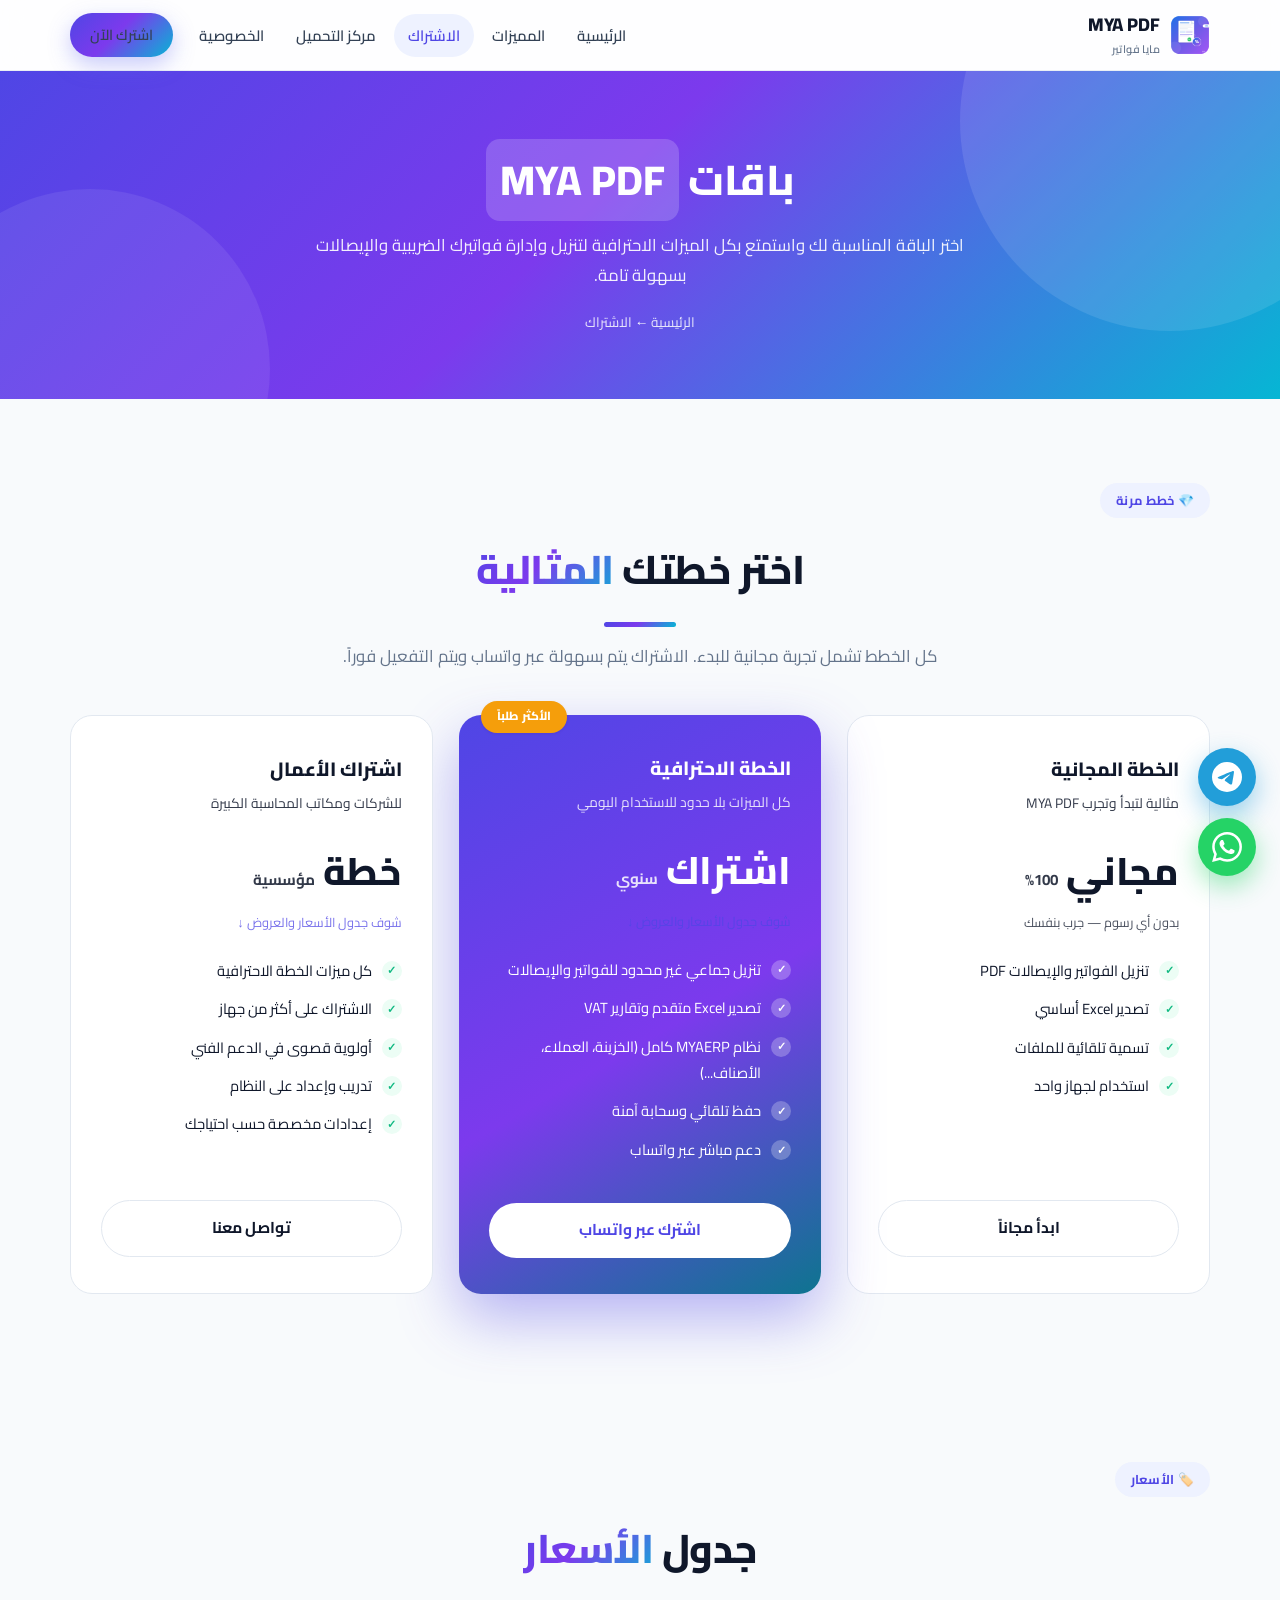
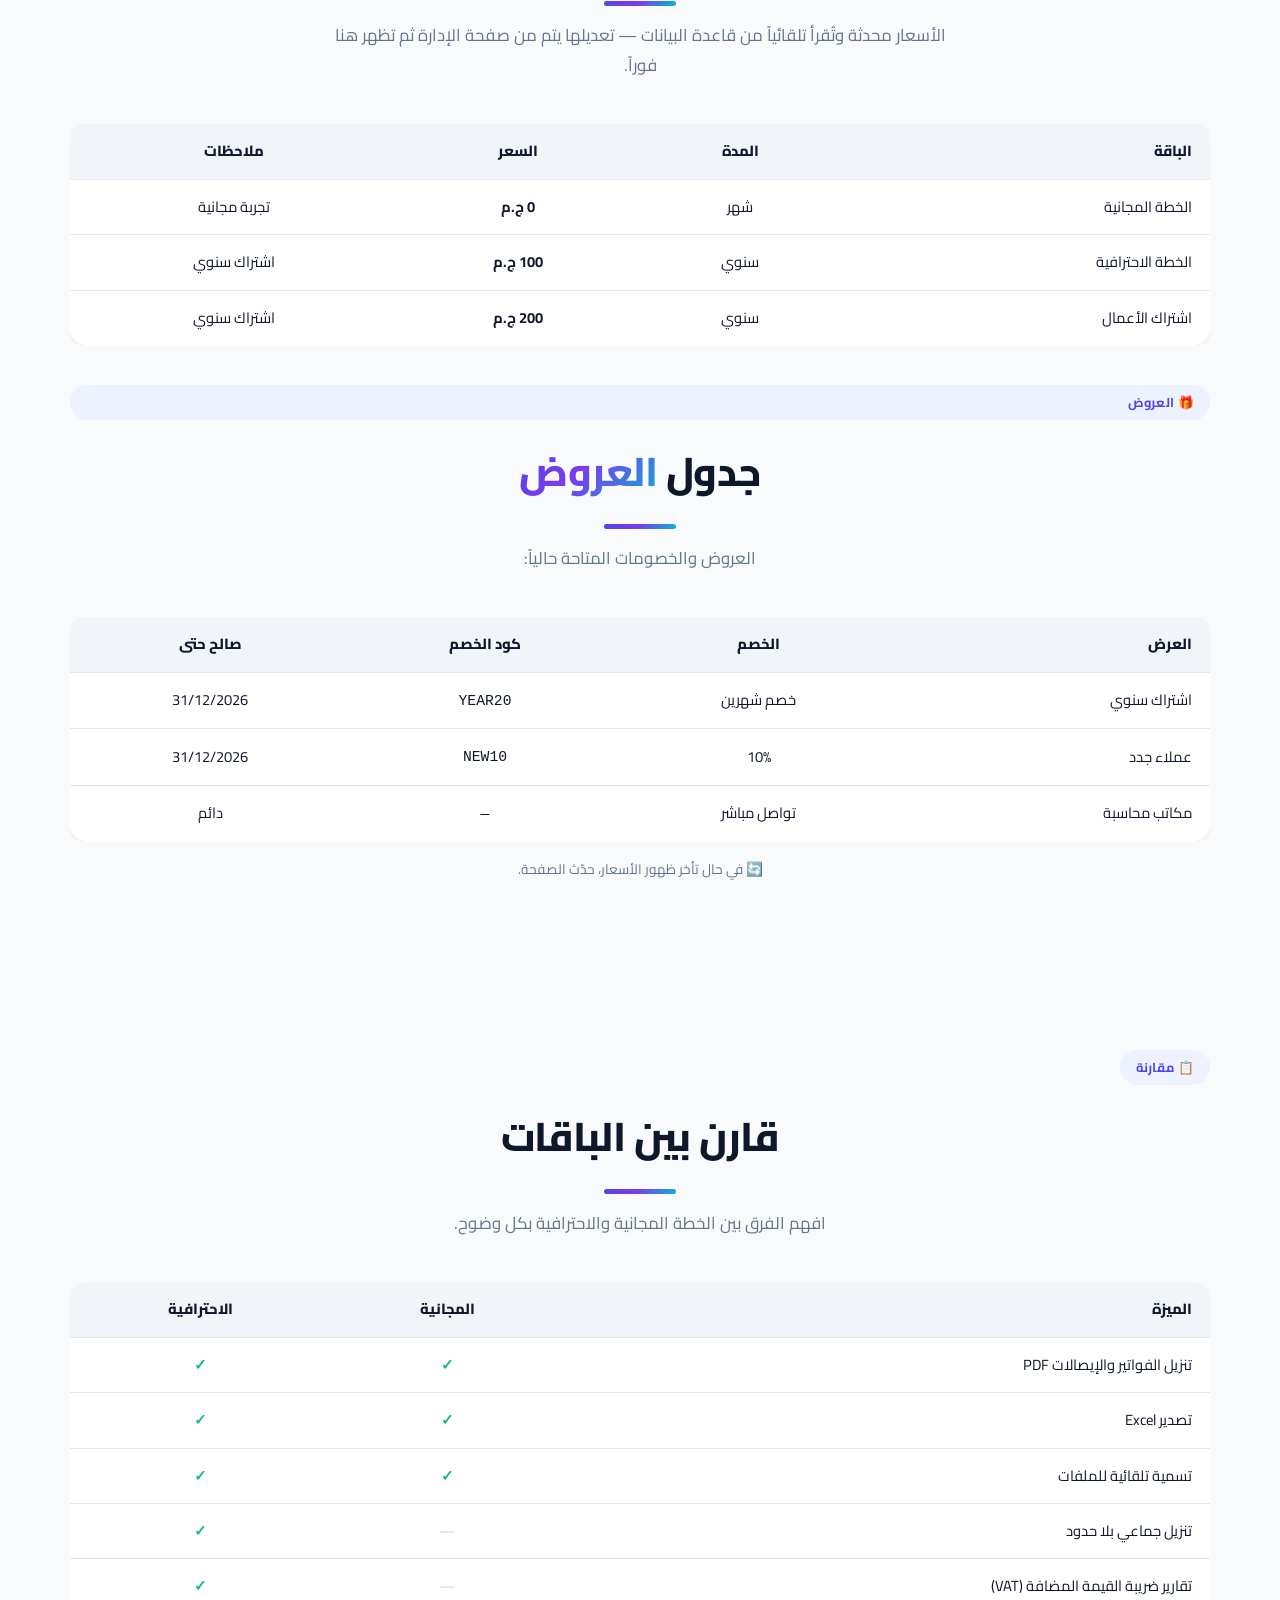
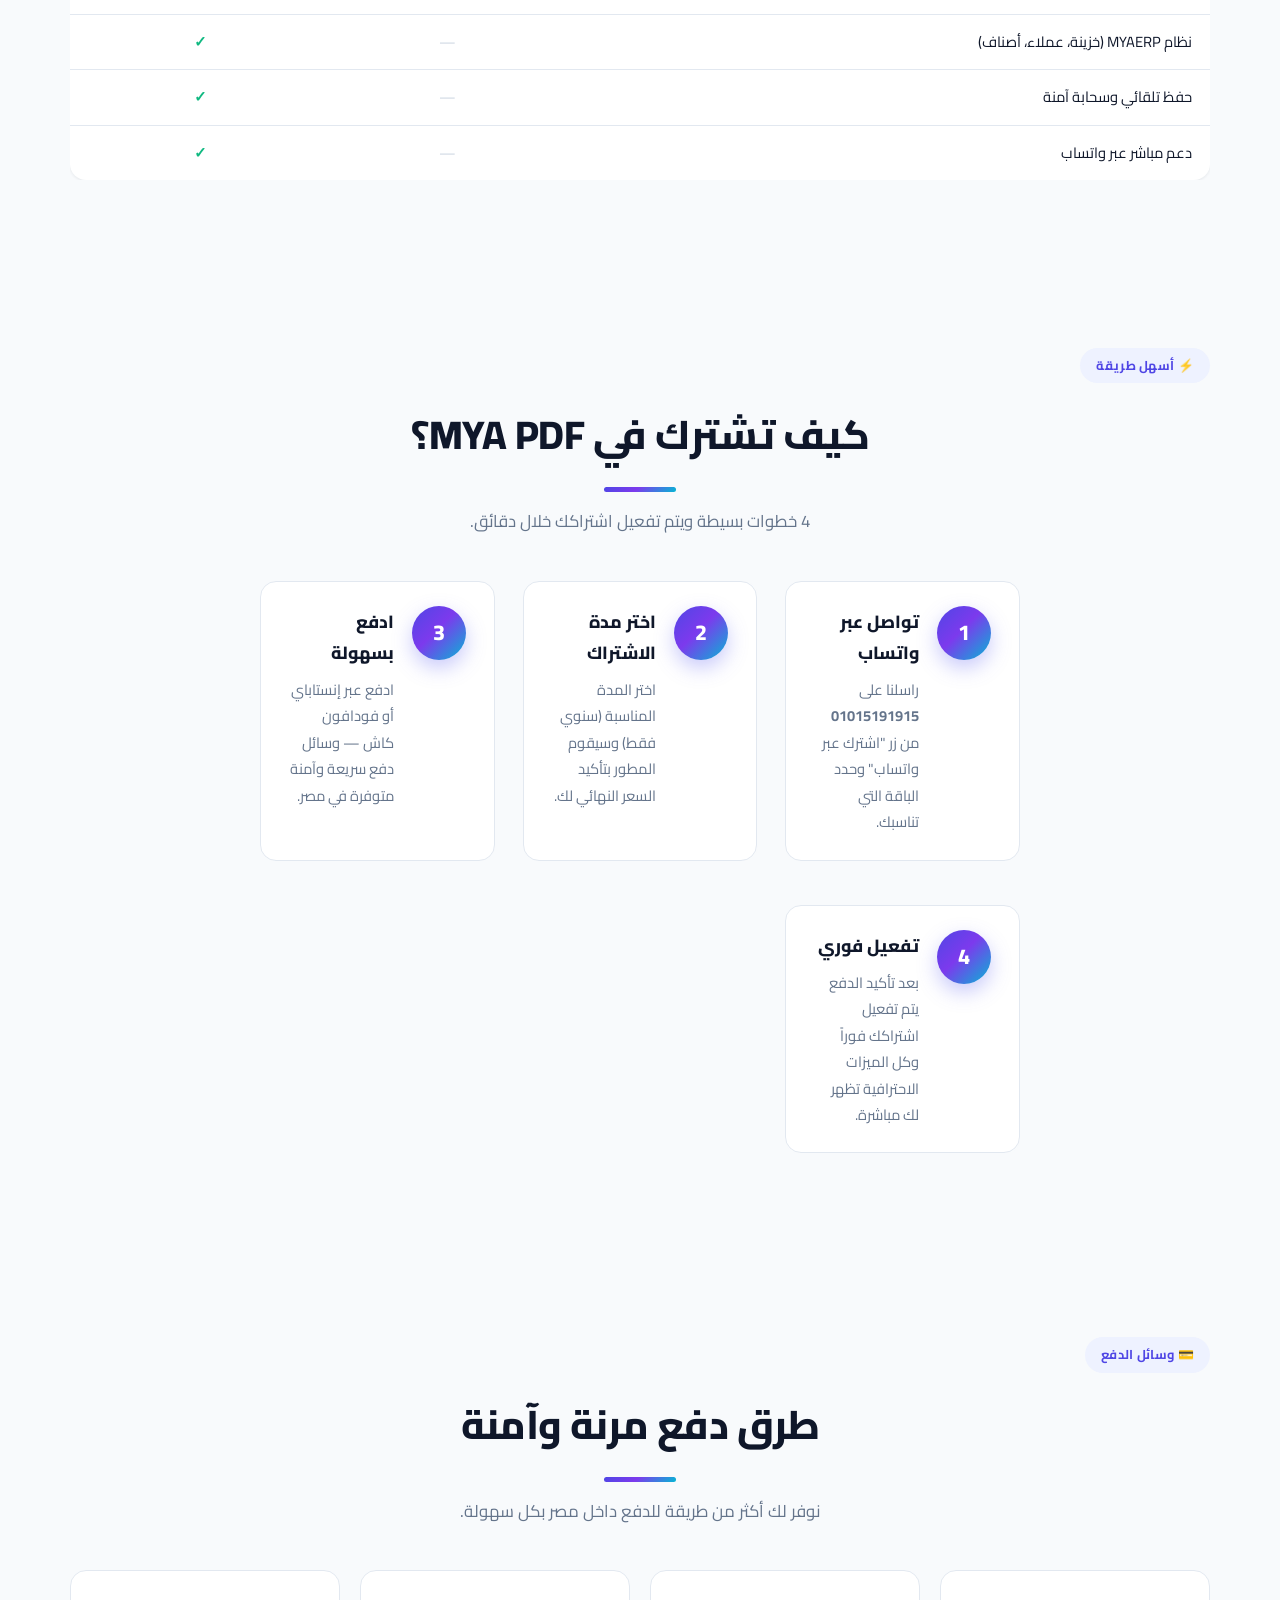
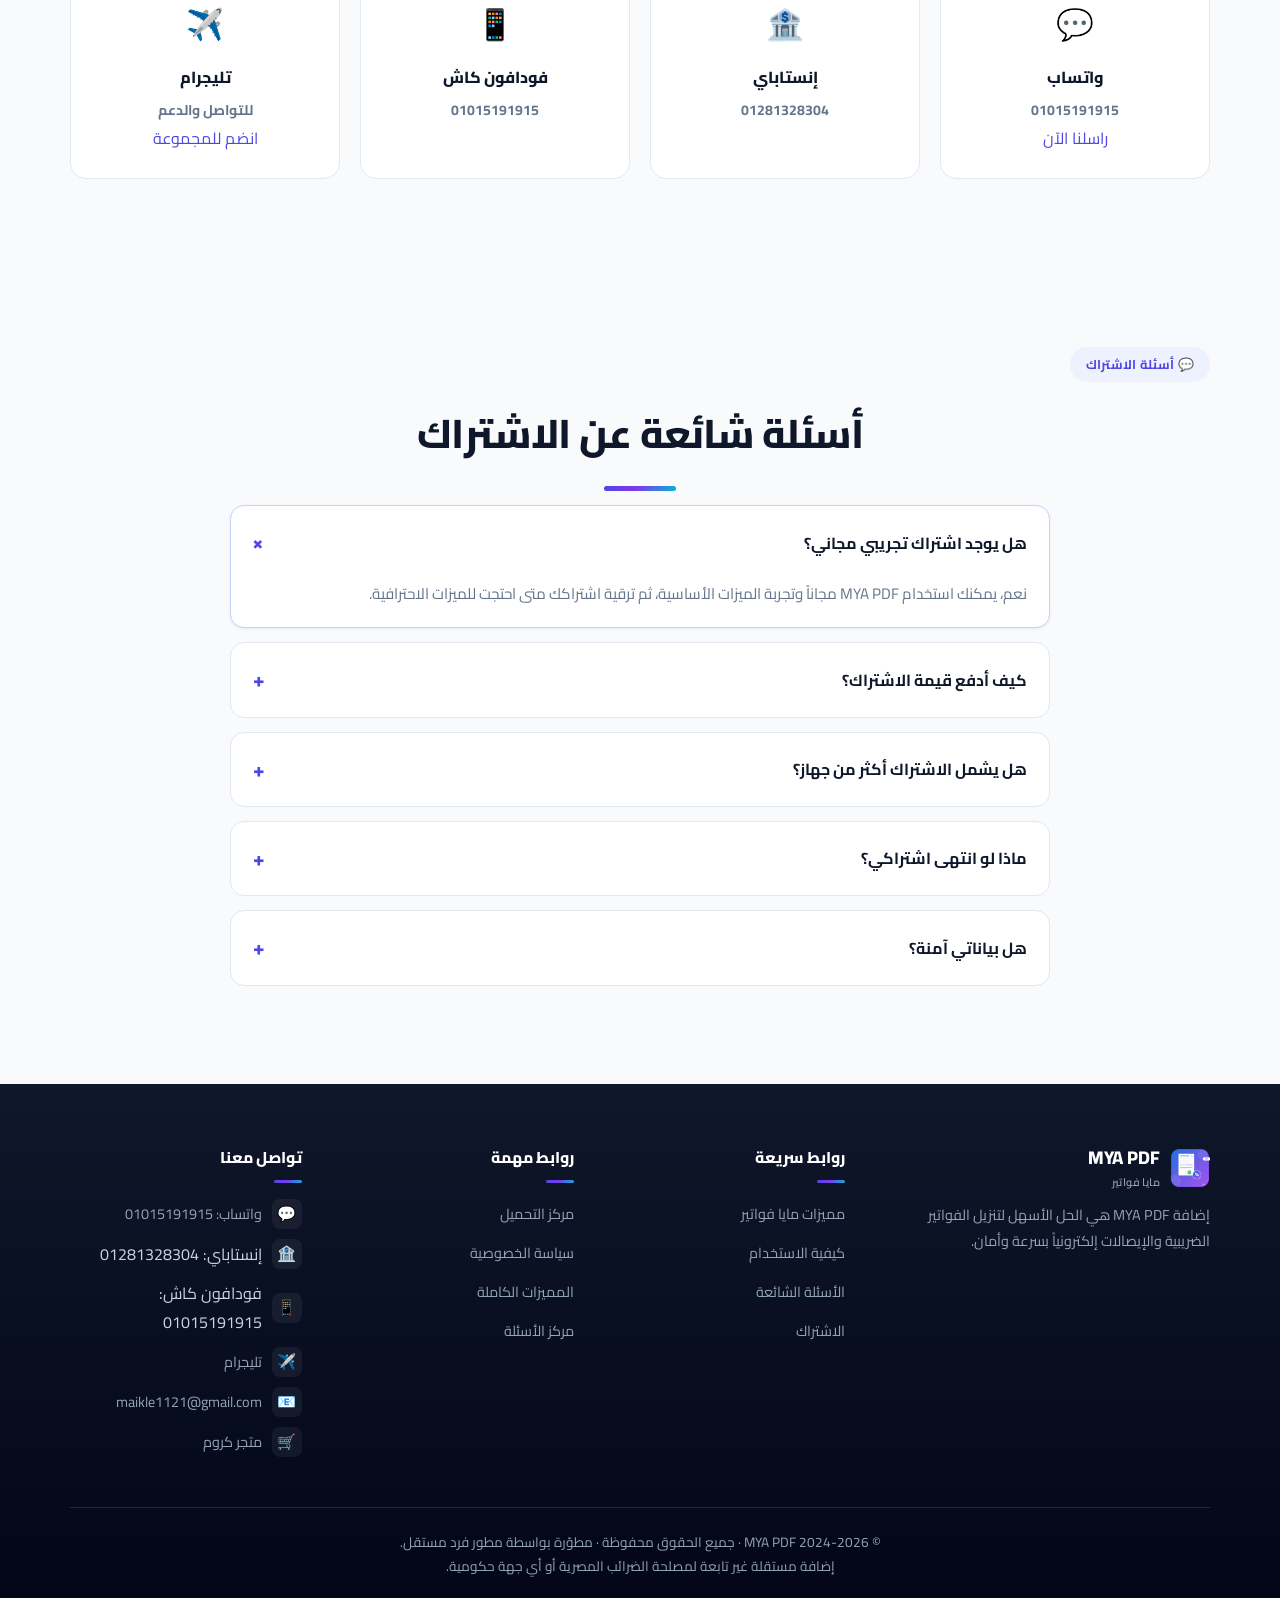
<file: subscription.html>
<!DOCTYPE html>
<html lang="ar" dir="rtl">
<head>
  <meta charset="UTF-8">
  <meta name="viewport" content="width=device-width, initial-scale=1.0">

  <title>الاشتراك في MYA PDF | باقات مايا فواتير</title>
  <meta name="description" content="اشترك في MYA PDF واستمتع بكل الميزات الاحترافية: تنزيل جماعي للفواتير والإيصالات، تصدير Excel، تقارير VAT، ونظام MYAERP كامل. الدفع عبر واتساب أو إنستاباي.">
  <meta name="keywords" content="اشتراك MYA PDF, باقات مايا فواتير, اشتراك مايا ايصالات, تفعيل MYA PDF, اشتراك فواتير ضريبية, MYA PDF pro">
  <meta name="robots" content="index, follow">
  <meta name="theme-color" content="#4f46e5">

  <meta property="og:type" content="website">
  <meta property="og:url" content="https://maikle1121-debug.github.io/MYA/subscription.html">
  <meta property="og:locale" content="ar_EG">
  <meta property="og:site_name" content="MYA PDF">
  <meta property="og:title" content="الاشتراك في MYA PDF | باقات مايا فواتير">
  <meta property="og:description" content="استمتع بكل ميزات MYA PDF الاحترافية: تنزيل جماعي، تصدير Excel، تقارير VAT، ونظام MYAERP كامل.">

  <link rel="canonical" href="https://maikle1121-debug.github.io/MYA/subscription.html">
  <link rel="icon" type="image/png" href="logo128.png">
  <link rel="preconnect" href="https://fonts.googleapis.com">
  <link rel="preconnect" href="https://fonts.gstatic.com" crossorigin>
  <link href="https://fonts.googleapis.com/css2?family=Cairo:wght@400;600;700;800;900&display=swap" rel="stylesheet">
  <link rel="stylesheet" href="styles.css">
</head>
<body>

  <!-- ============ Header ============ -->
  <header class="site-header">
    <nav class="nav container" aria-label="القائمة الرئيسية">
      <a href="index.html" class="brand">
        <img src="logo128.png" alt="MYA PDF" width="40" height="40">
        <span>
          <span class="brand-name">MYA PDF</span>
          <span class="brand-sub">مايا فواتير</span>
        </span>
      </a>
      <button class="menu-toggle" id="menuToggle" aria-label="القائمة" aria-expanded="false">☰</button>
      <ul class="nav-links" id="navLinks">
        <li><a href="index.html">الرئيسية</a></li>
        <li><a href="index.html#features">المميزات</a></li>
        <li><a href="subscription.html" class="active">الاشتراك</a></li>
        <li><a href="downloads.html">مركز التحميل</a></li>
        <li><a href="privacy.html">الخصوصية</a></li>
        <li><a href="https://wa.me/201015191915" class="btn btn-primary" target="_blank" rel="noopener">اشترك الآن</a></li>
      </ul>
    </nav>
  </header>

  <!-- ============ Page hero ============ -->
  <section class="page-hero">
    <div class="container">
      <h1>باقات <span style="background:rgba(255,255,255,.18);padding:2px 14px;border-radius:14px;">MYA PDF</span></h1>
      <p>اختر الباقة المناسبة لك واستمتع بكل الميزات الاحترافية لتنزيل وإدارة فواتيرك الضريبية والإيصالات بسهولة تامة.</p>
      <nav class="breadcrumb">
        <a href="index.html">الرئيسية</a> ← <a href="subscription.html">الاشتراك</a>
      </nav>
    </div>
  </section>

  <!-- ============ Plans ============ -->
  <section class="section" id="plans">
    <div class="container">
      <span class="eyebrow">💎 خطط مرنة</span>
      <h2 class="section-title">اختر خطتك <span class="text-gradient">المثالية</span></h2>
      <p class="section-subtitle">كل الخطط تشمل تجربة مجانية للبدء. الاشتراك يتم بسهولة عبر واتساب ويتم التفعيل فوراً.</p>

      <div class="plans">
        <div class="plan reveal">
          <h3>الخطة المجانية</h3>
          <p class="plan-desc">مثالية لتبدأ وتجرب MYA PDF</p>
          <div class="price">مجاني <small>100%</small></div>
          <p class="price-note">بدون أي رسوم — جرب بنفسك</p>
          <ul>
            <li>تنزيل الفواتير والإيصالات PDF</li>
            <li>تصدير Excel أساسي</li>
            <li>تسمية تلقائية للملفات</li>
            <li>استخدام لجهاز واحد</li>
          </ul>
          <a href="https://chromewebstore.google.com/detail/mya-pdf-v20/jdnmcffcffncienncmejmpgpephpodml?authuser=0&hl=en" class="btn btn-ghost" target="_blank" rel="noopener">ابدأ مجاناً</a>
        </div>

        <div class="plan featured reveal d1">
          <span class="ribbon">الأكثر طلباً</span>
          <h3>الخطة الاحترافية</h3>
          <p class="plan-desc">كل الميزات بلا حدود للاستخدام اليومي</p>
          <div class="price">اشتراك <small>سنوي</small></div>
          <p class="price-note"><a href="#prices">شوف جدول الأسعار والعروض ↓</a></p>
          <ul>
            <li>تنزيل جماعي غير محدود للفواتير والإيصالات</li>
            <li>تصدير Excel متقدم وتقارير VAT</li>
            <li>نظام MYAERP كامل (الخزينة، العملاء، الأصناف...)</li>
            <li>حفظ تلقائي وسحابة آمنة</li>
            <li>دعم مباشر عبر واتساب</li>
          </ul>
          <a href="#" data-open-contact data-topic="الاشتراك الاحترافي" class="btn" rel="noopener">اشترك عبر واتساب</a>
        </div>

        <div class="plan reveal d2">
          <h3>اشتراك الأعمال</h3>
          <p class="plan-desc">للشركات ومكاتب المحاسبة الكبيرة</p>
          <div class="price">خطة <small>مؤسسية</small></div>
          <p class="price-note"><a href="#prices">شوف جدول الأسعار والعروض ↓</a></p>
          <ul>
            <li>كل ميزات الخطة الاحترافية</li>
            <li>الاشتراك على أكثر من جهاز</li>
            <li>أولوية قصوى في الدعم الفني</li>
            <li>تدريب وإعداد على النظام</li>
            <li>إعدادات مخصصة حسب احتياجك</li>
          </ul>
          <a href="#" data-open-contact data-topic="اشتراك الأعمال" class="btn btn-ghost" rel="noopener">تواصل معنا</a>
        </div>
      </div>
    </div>
  </section>

  <!-- ============ Prices & Offers ============ -->
  <section class="section" id="prices">
    <div class="container">

      <span class="eyebrow">🏷️ الأسعار</span>
      <h2 class="section-title">جدول <span class="text-gradient">الأسعار</span></h2>
      <p class="section-subtitle">الأسعار محدثة وتُقرأ تلقائياً من قاعدة البيانات — تعديلها يتم من صفحة الإدارة ثم تظهر هنا فوراً.</p>
      <div class="compare-wrap">
        <table class="compare" id="priceTable">
          <thead>
            <tr>
              <th>الباقة</th>
              <th>المدة</th>
              <th>السعر</th>
              <th>ملاحظات</th>
            </tr>
          </thead>
          <tbody id="priceBody">
          </tbody>
        </table>
      </div>

      <span class="eyebrow mt-5" style="display:block;margin-top:40px;">🎁 العروض</span>
      <h2 class="section-title">جدول <span class="text-gradient">العروض</span></h2>
      <p class="section-subtitle">العروض والخصومات المتاحة حالياً:</p>
      <div class="compare-wrap">
        <table class="compare" id="offerTable">
          <thead>
            <tr>
              <th>العرض</th>
              <th>الخصم</th>
              <th>كود الخصم</th>
              <th>صالح حتى</th>
            </tr>
          </thead>
          <tbody id="offerBody">
          </tbody>
        </table>
      </div>
      <p class="center mt-3" style="color:var(--muted);font-size:.85rem;">🔄 في حال تأخر ظهور الأسعار، حدّث الصفحة.</p>

    </div>
  </section>

  <!-- ============ Comparison table ============ -->
  <section class="section section-alt" id="compare">
    <div class="container">
      <span class="eyebrow">📋 مقارنة</span>
      <h2 class="section-title">قارن بين الباقات</h2>
      <p class="section-subtitle">افهم الفرق بين الخطة المجانية والاحترافية بكل وضوح.</p>
      <div class="compare-wrap">
        <table class="compare">
          <thead>
            <tr><th>الميزة</th><th>المجانية</th><th>الاحترافية</th></tr>
          </thead>
          <tbody>
            <tr><td>تنزيل الفواتير والإيصالات PDF</td><td class="yes">✓</td><td class="yes">✓</td></tr>
            <tr><td>تصدير Excel</td><td class="yes">✓</td><td class="yes">✓</td></tr>
            <tr><td>تسمية تلقائية للملفات</td><td class="yes">✓</td><td class="yes">✓</td></tr>
            <tr><td>تنزيل جماعي بلا حدود</td><td class="no">—</td><td class="yes">✓</td></tr>
            <tr><td>تقارير ضريبة القيمة المضافة (VAT)</td><td class="no">—</td><td class="yes">✓</td></tr>
            <tr><td>نظام MYAERP (خزينة، عملاء، أصناف)</td><td class="no">—</td><td class="yes">✓</td></tr>
            <tr><td>حفظ تلقائي وسحابة آمنة</td><td class="no">—</td><td class="yes">✓</td></tr>
            <tr><td>دعم مباشر عبر واتساب</td><td class="no">—</td><td class="yes">✓</td></tr>
          </tbody>
        </table>
      </div>
    </div>
  </section>

  <!-- ============ How to subscribe ============ -->
  <section class="section" id="how">
    <div class="container">
      <span class="eyebrow">⚡ أسهل طريقة</span>
      <h2 class="section-title">كيف تشترك في MYA PDF؟</h2>
      <p class="section-subtitle">4 خطوات بسيطة ويتم تفعيل اشتراكك خلال دقائق.</p>
      <div class="steps steps-sub">
        <div class="step">
          <div class="step-num">1</div>
          <div>
            <h3>تواصل عبر واتساب</h3>
            <p>راسلنا على <strong>01015191915</strong> من زر "اشترك عبر واتساب" وحدد الباقة التي تناسبك.</p>
          </div>
        </div>
        <div class="step">
          <div class="step-num">2</div>
          <div>
            <h3>اختر مدة الاشتراك</h3>
            <p>اختر المدة المناسبة (سنوي فقط) وسيقوم المطور بتأكيد السعر النهائي لك.</p>
          </div>
        </div>
        <div class="step">
          <div class="step-num">3</div>
          <div>
            <h3>ادفع بسهولة</h3>
            <p>ادفع عبر إنستاباي أو فودافون كاش — وسائل دفع سريعة وآمنة متوفرة في مصر.</p>
          </div>
        </div>
        <div class="step">
          <div class="step-num">4</div>
          <div>
            <h3>تفعيل فوري</h3>
            <p>بعد تأكيد الدفع يتم تفعيل اشتراكك فوراً وكل الميزات الاحترافية تظهر لك مباشرة.</p>
          </div>
        </div>
      </div>
    </div>
  </section>

  <!-- ============ Payment methods ============ -->
  <section class="section section-alt" id="payment">
    <div class="container">
      <span class="eyebrow">💳 وسائل الدفع</span>
      <h2 class="section-title">طرق دفع مرنة وآمنة</h2>
      <p class="section-subtitle">نوفر لك أكثر من طريقة للدفع داخل مصر بكل سهولة.</p>
      <div class="pay-grid">
        <div class="pay-card">
          <div class="ico">💬</div>
          <h3>واتساب</h3>
          <p>01015191915</p>
          <a href="https://wa.me/201015191915" target="_blank" rel="noopener">راسلنا الآن</a>
        </div>
        <div class="pay-card">
          <div class="ico">🏦</div>
          <h3>إنستاباي</h3>
          <p>01281328304</p>
        </div>
        <div class="pay-card">
          <div class="ico">📱</div>
          <h3>فودافون كاش</h3>
          <p>01015191915</p>
        </div>
        <div class="pay-card">
          <div class="ico">✈️</div>
          <h3>تليجرام</h3>
          <p>للتواصل والدعم</p>
          <a href="https://t.me/+aH69YpqPNIxkNjlk" target="_blank" rel="noopener">انضم للمجموعة</a>
        </div>
      </div>
    </div>
  </section>

  <!-- ============ FAQ ============ -->
  <section class="section" id="faq">
    <div class="container">
      <span class="eyebrow">💬 أسئلة الاشتراك</span>
      <h2 class="section-title">أسئلة شائعة عن الاشتراك</h2>
      <div class="faq-list">
        <details class="faq-item" open>
          <summary>هل يوجد اشتراك تجريبي مجاني؟</summary>
          <div class="faq-body">
            <p>نعم، يمكنك استخدام MYA PDF مجاناً وتجربة الميزات الأساسية، ثم ترقية اشتراكك متى احتجت للميزات الاحترافية.</p>
          </div>
        </details>
        <details class="faq-item">
          <summary>كيف أدفع قيمة الاشتراك؟</summary>
          <div class="faq-body">
            <p>يمكنك الدفع عبر <strong>إنستاباي</strong> على رقم <strong>01281328304</strong> أو <strong>فودافون كاش</strong> على رقم <strong>01015191915</strong>، ثم أرسل إيصال الدفع على واتساب لتفعيل اشتراكك.</p>
          </div>
        </details>
        <details class="faq-item">
          <summary>هل يشمل الاشتراك أكثر من جهاز؟</summary>
          <div class="faq-body">
            <p>الخطة الاحترافية تعمل على جهاز واحد، بينما اشتراك الأعمال يدعم أكثر من جهاز. تواصل معنا على واتساب لتجهيز خطة مؤسسية.</p>
          </div>
        </details>
        <details class="faq-item">
          <summary>ماذا لو انتهى اشتراكي؟</summary>
          <div class="faq-body">
            <p>عند انتهاء الاشتراك تعود إلى الخطة المجانية، ويمكنك التجديد في أي وقت عبر نفس الطرق السهلة، مع الحفاظ على بياناتك بالكامل.</p>
          </div>
        </details>
        <details class="faq-item">
          <summary>هل بياناتي آمنة؟</summary>
          <div class="faq-body">
            <p>نعم، بيانات الفواتير والإيصالات تُعالج محلياً على جهازك ولا تغادره أبداً. يُرسل فقط الحد الأدنى من بيانات الترخيص. راجع <a href="privacy.html">سياسة الخصوصية</a>.</p>
          </div>
        </details>
      </div>
    </div>
  </section>

  <!-- ============ Footer ============ -->
  <footer class="site-footer">
    <div class="container">
      <div class="footer-grid">
        <div class="footer-col">
          <a href="index.html" class="brand">
            <img src="logo128.png" alt="MYA PDF" width="40" height="40">
            <span>
              <span class="brand-name" style="color:#fff">MYA PDF</span>
              <span class="brand-sub">مايا فواتير</span>
            </span>
          </a>
          <p>إضافة MYA PDF هي الحل الأسهل لتنزيل الفواتير الضريبية والإيصالات إلكترونياً بسرعة وأمان.</p>
        </div>
        <div class="footer-col">
          <h4>روابط سريعة</h4>
          <ul>
            <li><a href="index.html#features">مميزات مايا فواتير</a></li>
            <li><a href="index.html#how">كيفية الاستخدام</a></li>
            <li><a href="index.html#faq">الأسئلة الشائعة</a></li>
            <li><a href="subscription.html">الاشتراك</a></li>
          </ul>
        </div>
        <div class="footer-col">
          <h4>روابط مهمة</h4>
          <ul>
            <li><a href="downloads.html">مركز التحميل</a></li>
            <li><a href="privacy.html">سياسة الخصوصية</a></li>
            <li><a href="features.html">المميزات الكاملة</a></li>
            <li><a href="faq.html">مركز الأسئلة</a></li>
          </ul>
        </div>
        <div class="footer-col">
          <h4>تواصل معنا</h4>
          <ul class="footer-contact">
            <li><span class="ic">💬</span><a href="https://wa.me/201015191915" target="_blank" rel="noopener">واتساب: 01015191915</a></li>
            <li><span class="ic">🏦</span><span>إنستاباي: 01281328304</span></li>
            <li><span class="ic">📱</span><span>فودافون كاش: 01015191915</span></li>
            <li><span class="ic">✈️</span><a href="https://t.me/+aH69YpqPNIxkNjlk" target="_blank" rel="noopener">تليجرام</a></li>
            <li><span class="ic">📧</span><a href="mailto:maikle1121@gmail.com">maikle1121@gmail.com</a></li>
            <li><span class="ic">🛒</span><a href="https://chromewebstore.google.com/detail/mya-pdf-v20/jdnmcffcffncienncmejmpgpephpodml?authuser=0&hl=en" target="_blank" rel="noopener">متجر كروم</a></li>
          </ul>
        </div>
      </div>
      <div class="footer-bottom">
        <p>© 2024-2026 MYA PDF · جميع الحقوق محفوظة · مطوّرة بواسطة مطور فرد مستقل.</p>
        <p>إضافة مستقلة غير تابعة لمصلحة الضرائب المصرية أو أي جهة حكومية.</p>
      </div>
    </div>
  </footer>

  <script src="main.js"></script>
  <script src="supabase-config.js"></script>
  <script>
    (function () {
      var FALLBACK = {
        prices: [
          { plan: 'الخطة المجانية', duration: 'شهر', price: '0 ج.م', note: 'تجربة مجانية' },
          { plan: 'الخطة الاحترافية', duration: 'سنوي', price: '100 ج.م', note: 'اشتراك سنوي' },
          { plan: 'اشتراك الأعمال', duration: 'سنوي', price: '200 ج.م', note: 'اشتراك سنوي' }
        ],
        offers: [
          { offer: 'اشتراك سنوي', discount: 'خصم شهرين', code: 'YEAR20', valid: '31/12/2026' },
          { offer: 'عملاء جدد', discount: '10%', code: 'NEW10', valid: '31/12/2026' },
          { offer: 'مكاتب محاسبة', discount: 'تواصل مباشر', code: '—', valid: 'دائم' }
        ]
      };

      function esc(s) {
        return String(s == null ? '' : s).replace(/[&<>"']/g, function (c) {
          return { '&': '&amp;', '<': '&lt;', '>': '&gt;', '"': '&quot;', "'": '&#39;' }[c];
        });
      }

      function renderPrices(data) {
        var priceBody = document.getElementById('priceBody');
        var offerBody = document.getElementById('offerBody');
        if (!priceBody || !offerBody) return;
        var pHtml = '';
        (data.prices || []).forEach(function (p) {
          pHtml += '<tr><td>' + esc(p.plan) + '</td><td>' + esc(p.duration) + '</td><td><strong>' + esc(p.price) + '</strong></td><td>' + esc(p.note) + '</td></tr>';
        });
        var oHtml = '';
        (data.offers || []).forEach(function (o) {
          oHtml += '<tr><td>' + esc(o.offer) + '</td><td>' + esc(o.discount) + '</td><td><code>' + esc(o.code) + '</code></td><td>' + esc(o.valid) + '</td></tr>';
        });
        priceBody.innerHTML = pHtml;
        offerBody.innerHTML = oHtml;
      }

      function isConfigured() {
        return window.MYA_CONFIG && MYA_CONFIG.SUPABASE_URL.indexOf('your-project') === -1 && MYA_CONFIG.SUPABASE_ANON_KEY.indexOf('your-anon-key') === -1;
      }

      function loadFromSupabase() {
        fetch(MYA_CONFIG.SUPABASE_URL + '/rest/v1/prices?select=*', {
          headers: {
            'apikey': MYA_CONFIG.SUPABASE_ANON_KEY,
            'Authorization': 'Bearer ' + MYA_CONFIG.SUPABASE_ANON_KEY,
            'Accept': 'application/json'
          }
        })
          .then(function (r) { if (!r.ok) throw new Error(r.status); return r.json(); })
          .then(function (rows) {
            var data = { prices: [], offers: [] };
            rows.forEach(function (r) {
              if (r.type === 'price') data.prices.push({ plan: r.col1, duration: r.col2, price: r.col3, note: r.col4 });
              else if (r.type === 'offer') data.offers.push({ offer: r.col1, discount: r.col2, code: r.col3, valid: r.col4 });
            });
            if (data.prices.length || data.offers.length) renderPrices(data);
            else renderPrices(FALLBACK);
          })
          .catch(function () { renderPrices(FALLBACK); });
      }

      function loadFromJson() {
        fetch('prices.json', { cache: 'no-store' })
          .then(function (r) { if (!r.ok) throw new Error(r.status); return r.json(); })
          .then(renderPrices)
          .catch(function () { renderPrices(FALLBACK); });
      }

      if (isConfigured()) {
        loadFromSupabase();
      } else {
        loadFromJson();
      }
    })();
  </script>
</body>
</html>
</file>
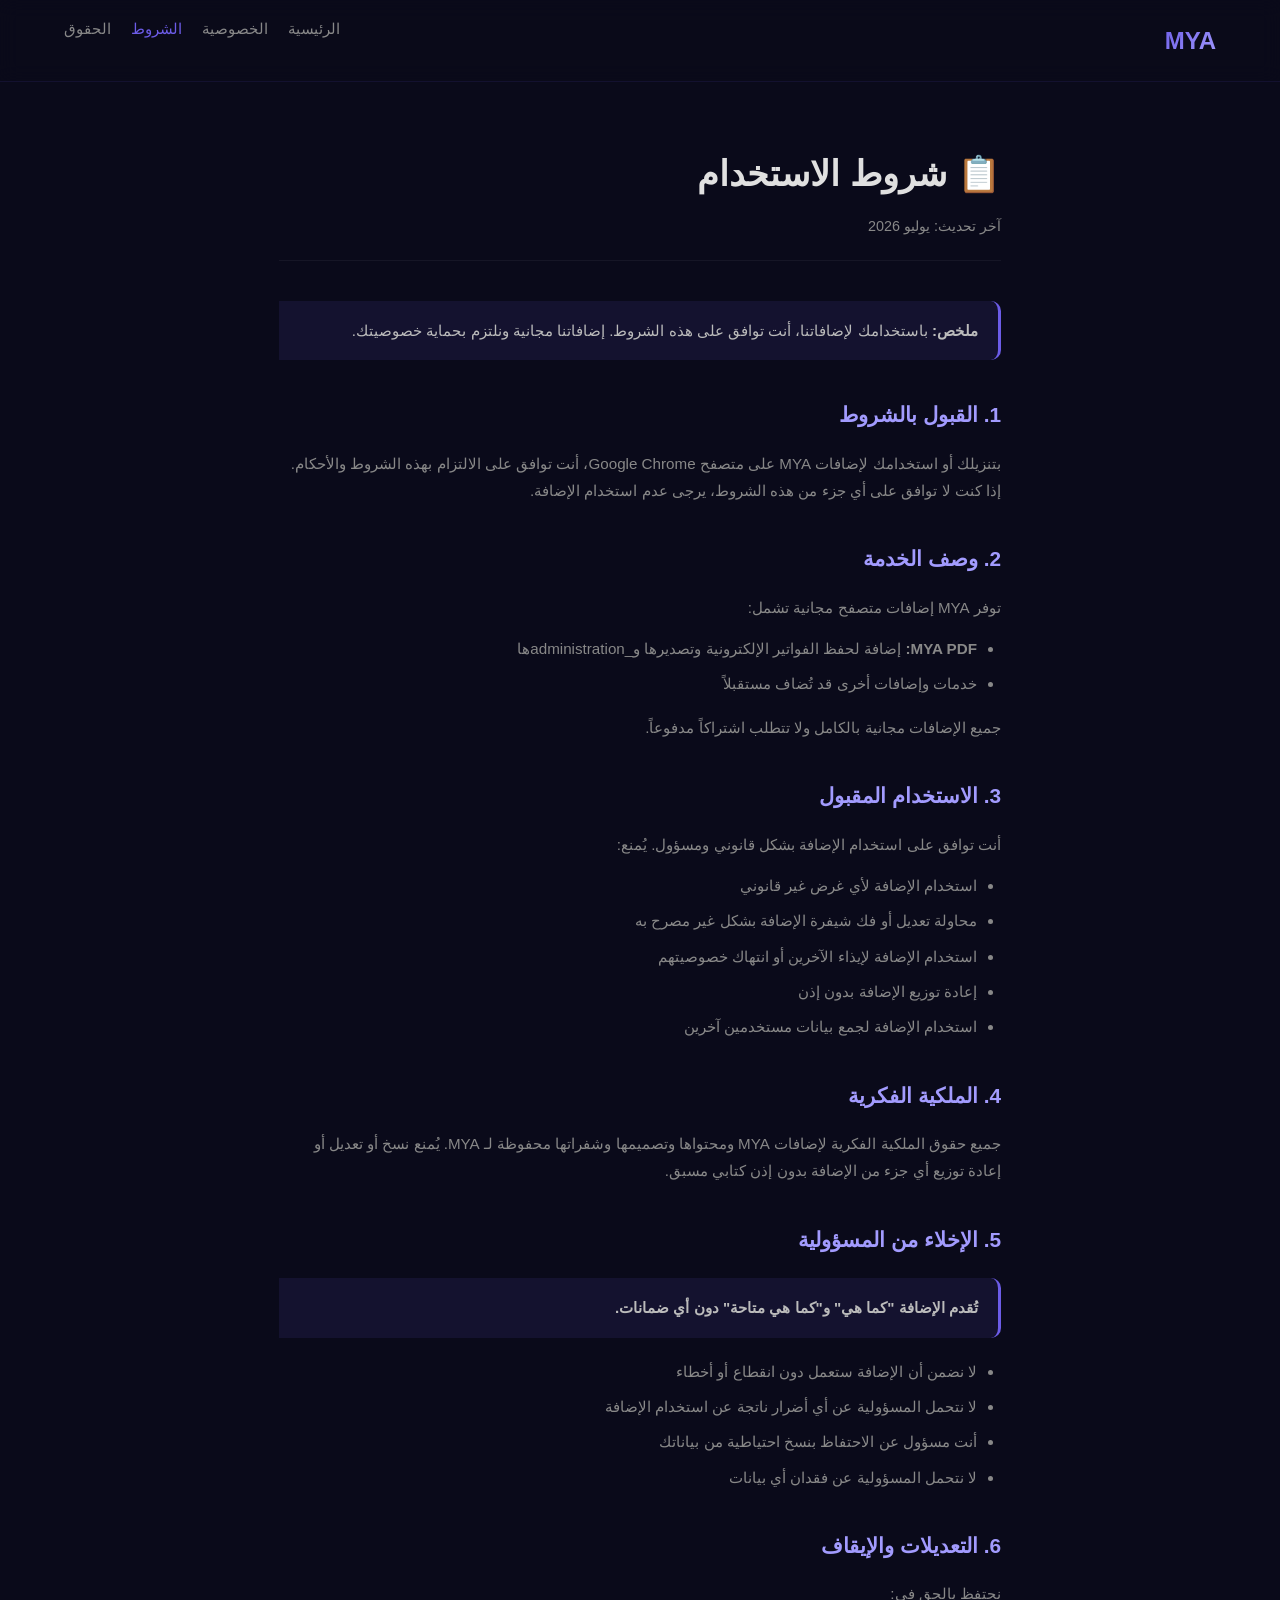
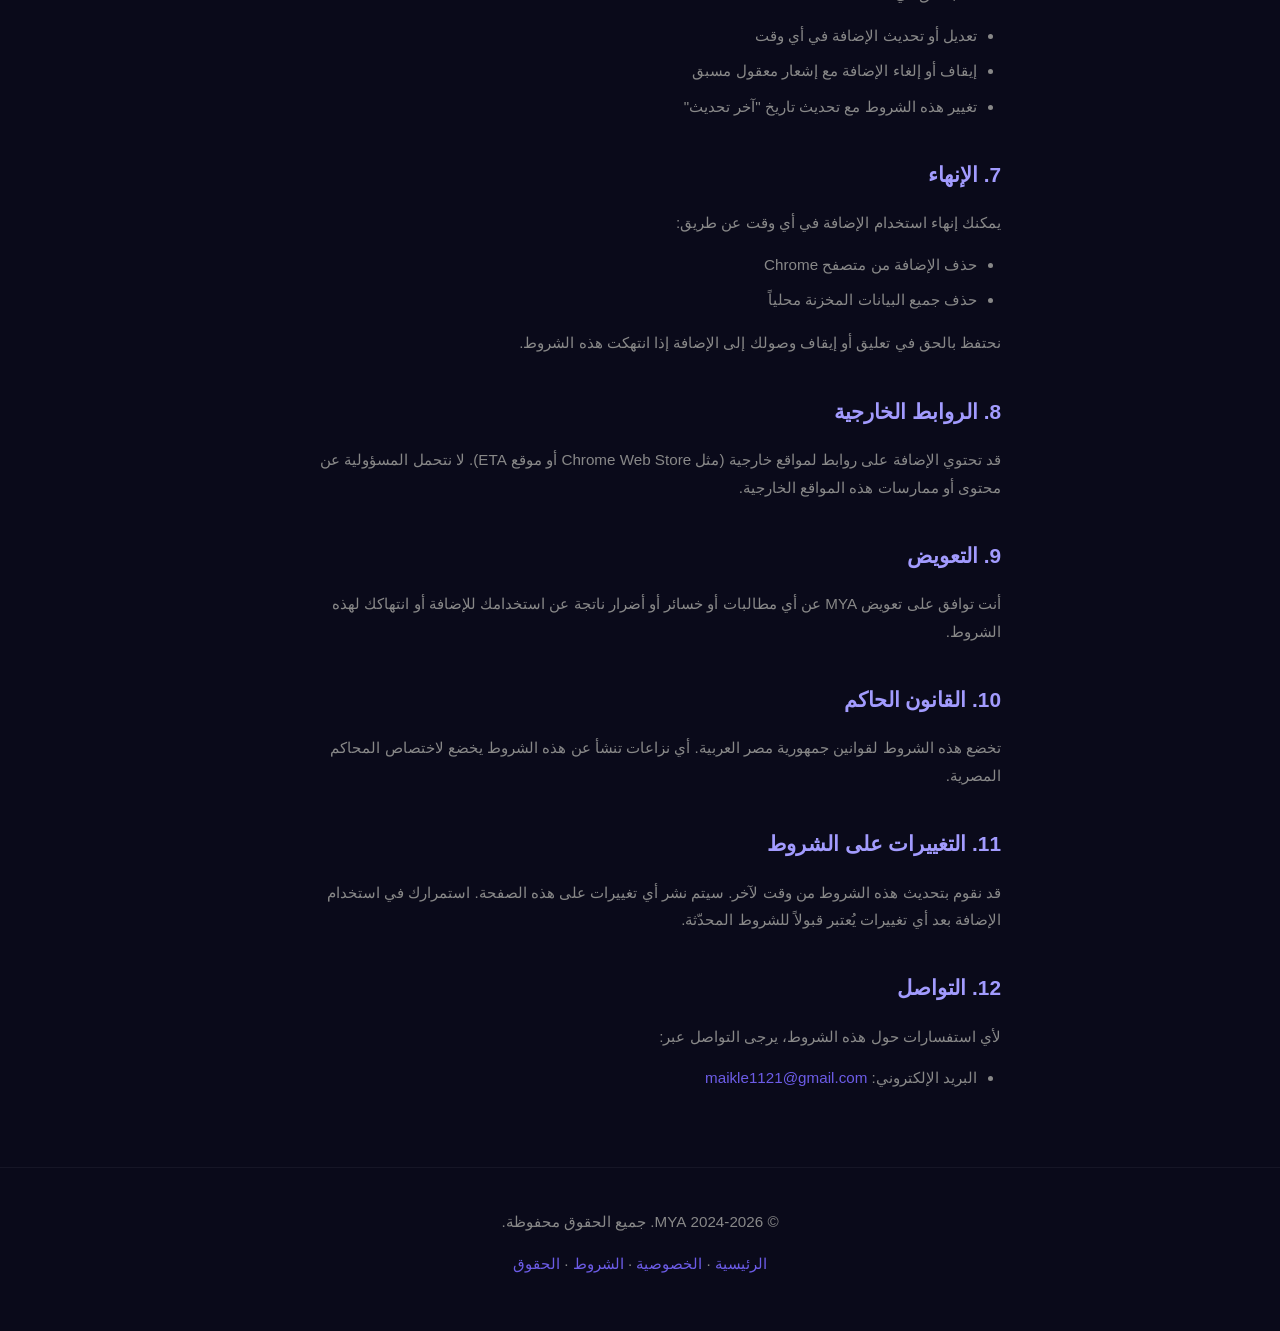
<file: terms.html>
<!DOCTYPE html>
<html lang="ar" dir="rtl">
<head>
    <meta charset="UTF-8">
    <meta name="viewport" content="width=device-width, initial-scale=1.0">
    <title>شروط الاستخدام - MYA</title>
    <style>
        * { margin: 0; padding: 0; box-sizing: border-box; }
        
        :root {
            --primary: #6c5ce7;
            --dark: #0a0a1a;
            --card: #12122a;
            --text: #e0e0e0;
            --muted: #888;
        }

        body {
            font-family: 'Segoe UI', Tahoma, sans-serif;
            background: var(--dark);
            color: var(--text);
            line-height: 1.8;
        }

        nav {
            display: flex;
            justify-content: space-between;
            align-items: center;
            padding: 15px 5%;
            backdrop-filter: blur(10px);
            position: sticky;
            top: 0;
            z-index: 100;
            border-bottom: 1px solid rgba(108,92,231,0.1);
            background: rgba(10,10,26,0.9);
        }

        .logo {
            font-size: 1.5rem;
            font-weight: 800;
            background: linear-gradient(135deg, #6c5ce7, #a29bfe);
            -webkit-background-clip: text;
            -webkit-text-fill-color: transparent;
            text-decoration: none;
        }

        .nav-links { display: flex; gap: 20px; list-style: none; }
        .nav-links a {
            color: var(--muted);
            text-decoration: none;
            transition: 0.3s;
            font-size: 0.92rem;
        }
        .nav-links a:hover { color: #fff; }
        .nav-links a.active { color: #6c5ce7; }

        .container { max-width: 850px; margin: 0 auto; padding: 60px 5%; }

        h1 { font-size: 2.2rem; margin-bottom: 8px; }

        .date {
            color: var(--muted);
            font-size: 0.9rem;
            margin-bottom: 40px;
            padding-bottom: 20px;
            border-bottom: 1px solid rgba(255,255,255,0.05);
        }

        h2 {
            font-size: 1.3rem;
            margin: 36px 0 16px;
            color: #a29bfe;
        }

        p, li {
            color: var(--muted);
            font-size: 0.95rem;
            margin-bottom: 14px;
        }

        ul {
            padding-right: 24px;
            margin-bottom: 16px;
        }

        li { margin-bottom: 8px; }

        a { color: var(--primary); text-decoration: none; }

        .highlight {
            background: rgba(108,92,231,0.1);
            border-right: 3px solid var(--primary);
            padding: 16px 20px;
            border-radius: 0 10px 10px 0;
            margin: 20px 0;
        }

        .highlight p { color: #bbb; margin: 0; }

        footer {
            text-align: center;
            padding: 40px 5%;
            border-top: 1px solid rgba(255,255,255,0.05);
            color: var(--muted);
            font-size: 0.85rem;
        }

        footer a { color: #6c5ce7; }

        @media (max-width: 768px) {
            h1 { font-size: 1.7rem; }
            .nav-links { display: none; }
            .container { padding: 40px 5%; }
        }
    </style>
</head>
<body>

<nav>
    <a href="index.html" class="logo">MYA</a>
    <ul class="nav-links">
        <li><a href="index.html">الرئيسية</a></li>
        <li><a href="privacy.html">الخصوصية</a></li>
        <li><a href="terms.html" class="active">الشروط</a></li>
        <li><a href="copyright.html">الحقوق</a></li>
    </ul>
</nav>

<div class="container">
    <h1>📋 شروط الاستخدام</h1>
    <p class="date">آخر تحديث: يوليو 2026</p>

    <div class="highlight">
        <p><strong>ملخص:</strong> باستخدامك لإضافاتنا، أنت توافق على هذه الشروط. إضافاتنا مجانية ونلتزم بحماية خصوصيتك.</p>
    </div>

    <h2>1. القبول بالشروط</h2>
    <p>بتنزيلك أو استخدامك لإضافات MYA على متصفح Google Chrome، أنت توافق على الالتزام بهذه الشروط والأحكام. إذا كنت لا توافق على أي جزء من هذه الشروط، يرجى عدم استخدام الإضافة.</p>

    <h2>2. وصف الخدمة</h2>
    <p>توفر MYA إضافات متصفح مجانية تشمل:</p>
    <ul>
        <li><strong>MYA PDF:</strong> إضافة لحفظ الفواتير الإلكترونية وتصديرها و_administrationها</li>
        <li>خدمات وإضافات أخرى قد تُضاف مستقبلاً</li>
    </ul>
    <p>جميع الإضافات مجانية بالكامل ولا تتطلب اشتراكاً مدفوعاً.</p>

    <h2>3. الاستخدام المقبول</h2>
    <p>أنت توافق على استخدام الإضافة بشكل قانوني ومسؤول. يُمنع:</p>
    <ul>
        <li>استخدام الإضافة لأي غرض غير قانوني</li>
        <li>محاولة تعديل أو فك شيفرة الإضافة بشكل غير مصرح به</li>
        <li>استخدام الإضافة لإيذاء الآخرين أو انتهاك خصوصيتهم</li>
        <li>إعادة توزيع الإضافة بدون إذن</li>
        <li>استخدام الإضافة لجمع بيانات مستخدمين آخرين</li>
    </ul>

    <h2>4. الملكية الفكرية</h2>
    <p>جميع حقوق الملكية الفكرية لإضافات MYA ومحتواها وتصميمها وشفراتها محفوظة لـ MYA. يُمنع نسخ أو تعديل أو إعادة توزيع أي جزء من الإضافة بدون إذن كتابي مسبق.</p>

    <h2>5. الإخلاء من المسؤولية</h2>
    <div class="highlight">
        <p><strong>تُقدم الإضافة "كما هي" و"كما هي متاحة" دون أي ضمانات.</strong></p>
    </div>
    <ul>
        <li>لا نضمن أن الإضافة ستعمل دون انقطاع أو أخطاء</li>
        <li>لا نتحمل المسؤولية عن أي أضرار ناتجة عن استخدام الإضافة</li>
        <li>أنت مسؤول عن الاحتفاظ بنسخ احتياطية من بياناتك</li>
        <li>لا نتحمل المسؤولية عن فقدان أي بيانات</li>
    </ul>

    <h2>6. التعديلات والإيقاف</h2>
    <p>نحتفظ بالحق في:</p>
    <ul>
        <li>تعديل أو تحديث الإضافة في أي وقت</li>
        <li>إيقاف أو إلغاء الإضافة مع إشعار معقول مسبق</li>
        <li>تغيير هذه الشروط مع تحديث تاريخ "آخر تحديث"</li>
    </ul>

    <h2>7. الإنهاء</h2>
    <p>يمكنك إنهاء استخدام الإضافة في أي وقت عن طريق:</p>
    <ul>
        <li>حذف الإضافة من متصفح Chrome</li>
        <li>حذف جميع البيانات المخزنة محلياً</li>
    </ul>
    <p>نحتفظ بالحق في تعليق أو إيقاف وصولك إلى الإضافة إذا انتهكت هذه الشروط.</p>

    <h2>8. الروابط الخارجية</h2>
    <p>قد تحتوي الإضافة على روابط لمواقع خارجية (مثل Chrome Web Store أو موقع ETA). لا نتحمل المسؤولية عن محتوى أو ممارسات هذه المواقع الخارجية.</p>

    <h2>9. التعويض</h2>
    <p>أنت توافق على تعويض MYA عن أي مطالبات أو خسائر أو أضرار ناتجة عن استخدامك للإضافة أو انتهاكك لهذه الشروط.</p>

    <h2>10. القانون الحاكم</h2>
    <p>تخضع هذه الشروط لقوانين جمهورية مصر العربية. أي نزاعات تنشأ عن هذه الشروط يخضع لاختصاص المحاكم المصرية.</p>

    <h2>11. التغييرات على الشروط</h2>
    <p>قد نقوم بتحديث هذه الشروط من وقت لآخر. سيتم نشر أي تغييرات على هذه الصفحة. استمرارك في استخدام الإضافة بعد أي تغييرات يُعتبر قبولاً للشروط المحدّثة.</p>

    <h2>12. التواصل</h2>
    <p>لأي استفسارات حول هذه الشروط، يرجى التواصل عبر:</p>
    <ul>
        <li>البريد الإلكتروني: <a href="mailto:maikle1121@gmail.com">maikle1121@gmail.com</a></li>
    </ul>
</div>

<footer>
    <p>© 2024-2026 MYA. جميع الحقوق محفوظة.</p>
    <p style="margin-top:8px">
        <a href="index.html">الرئيسية</a> · 
        <a href="privacy.html">الخصوصية</a> · 
        <a href="terms.html">الشروط</a> · 
        <a href="copyright.html">الحقوق</a>
    </p>
</footer>

</body>
</html>
</file>
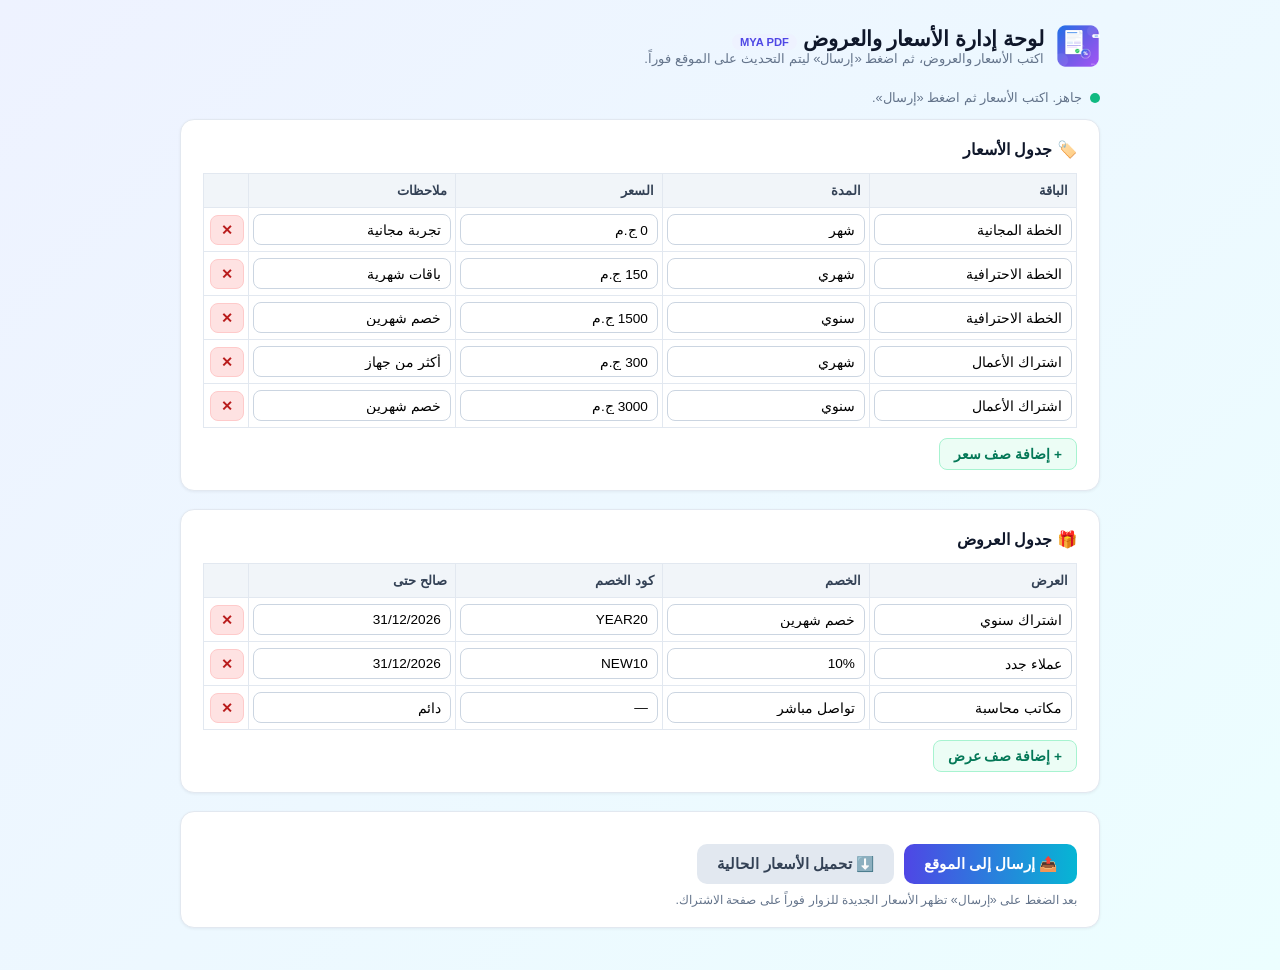
<file: ite/admin.html>
<!DOCTYPE html>
<html lang="ar" dir="rtl">
<head>
  <meta charset="UTF-8">
  <meta name="viewport" content="width=device-width, initial-scale=1.0">
  <title>لوحة إدارة الأسعار - MYA PDF</title>
  <style>
    * { margin: 0; padding: 0; box-sizing: border-box; }
    body {
      font-family: 'Segoe UI', Tahoma, Arial, sans-serif;
      background: linear-gradient(135deg, #eef2ff 0%, #ecfeff 100%);
      min-height: 100vh;
      color: #1e293b;
      padding: 24px;
    }
    .wrap { max-width: 920px; margin: 0 auto; }
    .head { display: flex; align-items: center; gap: 12px; margin-bottom: 22px; }
    .head img { width: 44px; height: 44px; border-radius: 10px; }
    .head h1 { font-size: 1.3rem; color: #0f172a; }
    .head p { font-size: .82rem; color: #64748b; }
    .card {
      background: #fff; border: 1px solid #e2e8f0; border-radius: 14px;
      padding: 20px 22px; margin-bottom: 18px;
      box-shadow: 0 1px 3px rgba(15,23,42,.06);
    }
    .card h2 { font-size: 1.02rem; color: #0f172a; margin-bottom: 14px; display: flex; align-items: center; gap: 8px; }
    table { width: 100%; border-collapse: collapse; margin-top: 6px; }
    th {
      background: #f1f5f9; font-size: .8rem; color: #334155;
      padding: 9px 8px; text-align: right; border: 1px solid #e2e8f0;
    }
    td { padding: 6px 4px; border: 1px solid #e2e8f0; }
    td input { width: 100%; padding: 7px 9px; font-size: .85rem; border: 1px solid #cbd5e1; border-radius: 8px; }
    td input:focus { outline: 2px solid #4f46e5; border-color: #4f46e5; }
    .del {
      background: #fee2e2; color: #b91c1c; border: 1px solid #fecaca;
      border-radius: 8px; padding: 6px 10px; cursor: pointer; font-weight: 700; font-size: .85rem;
    }
    .del:hover { background: #fecaca; }
    .btn {
      display: inline-flex; align-items: center; gap: 8px;
      border: none; border-radius: 10px; padding: 11px 20px;
      font-size: .92rem; font-weight: 700; cursor: pointer;
    }
    .btn-primary { background: linear-gradient(90deg,#4f46e5,#06b6d4); color: #fff; }
    .btn-primary:hover { opacity: .92; }
    .btn-secondary { background: #e2e8f0; color: #334155; }
    .btn-secondary:hover { background: #cbd5e1; }
    .row-actions { display: flex; gap: 10px; margin-top: 12px; flex-wrap: wrap; }
    .hint { font-size: .78rem; color: #64748b; margin-top: 8px; }
    .add {
      background: #ecfdf5; color: #047857; border: 1px solid #a7f3d0;
      border-radius: 8px; padding: 7px 14px; cursor: pointer;
      font-weight: 700; font-size: .85rem; margin-top: 10px;
    }
    .add:hover { background: #d1fae5; }
    .msg { padding: 12px 16px; border-radius: 10px; font-size: .88rem; font-weight: 600; display: none; margin-top: 14px; }
    .msg.ok { background: #ecfdf5; color: #047857; border: 1px solid #a7f3d0; display: block; }
    .msg.err { background: #fef2f2; color: #b91c1c; border: 1px solid #fecaca; display: block; }
    .msg.wait { background: #eff6ff; color: #1d4ed8; border: 1px solid #bfdbfe; display: block; }
    .status-line { display: flex; align-items: center; gap: 8px; font-size: .8rem; color: #64748b; margin-bottom: 14px; }
    .dot { width: 10px; height: 10px; border-radius: 50%; background: #f59e0b; }
    .dot.ok { background: #10b981; }
    .dot.err { background: #ef4444; }
    .badge { font-size: .7rem; font-weight: 700; padding: 2px 8px; border-radius: 999px; background: #eef2ff; color: #4f46e5; }
  </style>
</head>
<body>
  <div class="wrap">

    <div class="head">
      <img src="logo128.png" alt="MYA PDF">
      <div>
        <h1>لوحة إدارة الأسعار والعروض <span class="badge">MYA PDF</span></h1>
        <p>اكتب الأسعار والعروض، ثم اضغط «إرسال» ليتم التحديث على الموقع فوراً.</p>
      </div>
    </div>

    <div class="card" id="setupCard" style="display:none;">
      <h2>⚠️ يلزم إعداد سريع مرة واحدة</h2>
      <p class="hint" style="font-size:.9rem;line-height:1.8;">
        عايز أجيب بيانات Supabase منك: <code>SUPABASE_URL</code> و <code>SUPABASE_ANON_KEY</code> — ضعهم في ملف
        <code>supabase-config.js</code> ثم أعد فتح هذه الصفحة.
      </p>
    </div>

    <div class="status-line" id="statusLine">
      <span class="dot" id="statusDot"></span>
      <span id="statusText">جاري الاتصال... افتح ملف supabase-config.js وأدخل بيانات المشروع.</span>
    </div>

    <!-- جدول الأسعار -->
    <div class="card">
      <h2>🏷️ جدول الأسعار</h2>
      <table>
        <thead>
          <tr><th>الباقة</th><th>المدة</th><th>السعر</th><th>ملاحظات</th><th></th></tr>
        </thead>
        <tbody id="priceBody"></tbody>
      </table>
      <button class="add" onclick="addRow('price')">+ إضافة صف سعر</button>
    </div>

    <!-- جدول العروض -->
    <div class="card">
      <h2>🎁 جدول العروض</h2>
      <table>
        <thead>
          <tr><th>العرض</th><th>الخصم</th><th>كود الخصم</th><th>صالح حتى</th><th></th></tr>
        </thead>
        <tbody id="offerBody"></tbody>
      </table>
      <button class="add" onclick="addRow('offer')">+ إضافة صف عرض</button>
    </div>

    <!-- أزرار الإرسال -->
    <div class="card">
      <div class="row-actions">
        <button class="btn btn-primary" onclick="sendToSupabase()">📤 إرسال إلى الموقع</button>
        <button class="btn btn-secondary" onclick="loadFromSupabase()">⬇️ تحميل الأسعار الحالية</button>
      </div>
      <p class="hint">بعد الضغط على «إرسال» تظهر الأسعار الجديدة للزوار فوراً على صفحة الاشتراك.</p>
      <div id="msg" class="msg"></div>
    </div>

  </div>

  <script src="supabase-config.js"></script>
  <script>
    var prices = [];
    var offers = [];

    function esc(s) {
      return String(s == null ? '' : s).replace(/[&<>"']/g, function (c) {
        return { '&': '&amp;', '<': '&lt;', '>': '&gt;', '"': '&quot;', "'": '&#39;' }[c];
      });
    }
    function $(id) { return document.getElementById(id); }
    function showMsg(type, text) {
      var m = $('msg');
      m.className = 'msg ' + type;
      m.textContent = text;
    }
    function setStatus(cls, text) {
      var dot = $('statusDot'), t = $('statusText');
      dot.className = 'dot' + (cls ? ' ' + cls : '');
      t.textContent = text;
    }
    function isConfigured() {
      return window.MYA_CONFIG && MYA_CONFIG.SUPABASE_URL.indexOf('your-project') === -1 && MYA_CONFIG.SUPABASE_ANON_KEY.indexOf('your-anon-key') === -1;
    }
    function api(url, opts) {
      return fetch(MYA_CONFIG.SUPABASE_URL + url, {
        headers: {
          'apikey': MYA_CONFIG.SUPABASE_ANON_KEY,
          'Authorization': 'Bearer ' + MYA_CONFIG.SUPABASE_ANON_KEY,
          'Content-Type': 'application/json',
          'Accept': 'application/json'
        },
        ...opts
      });
    }

    function addRow(type) {
      if (type === 'price') prices.push({ plan: '', duration: '', price: '', note: '' });
      else offers.push({ offer: '', discount: '', code: '', valid: '' });
      renderTables();
    }
    function removeRow(type, i) {
      if (type === 'price') prices.splice(i, 1);
      else offers.splice(i, 1);
      renderTables();
    }
    function renderTables() {
      var pb = $('priceBody'), ob = $('offerBody');
      pb.innerHTML = prices.map(function (p, i) {
        return '<tr>' +
          '<td><input data-i="' + i + '" data-f="plan" value="' + esc(p.plan) + '"></td>' +
          '<td><input data-i="' + i + '" data-f="duration" value="' + esc(p.duration) + '"></td>' +
          '<td><input data-i="' + i + '" data-f="price" value="' + esc(p.price) + '"></td>' +
          '<td><input data-i="' + i + '" data-f="note" value="' + esc(p.note) + '"></td>' +
          '<td><button class="del" onclick="removeRow(\'price\',' + i + ')">✕</button></td>' +
          '</tr>';
      }).join('');
      ob.innerHTML = offers.map(function (o, i) {
        return '<tr>' +
          '<td><input data-i="' + i + '" data-f="offer" value="' + esc(o.offer) + '"></td>' +
          '<td><input data-i="' + i + '" data-f="discount" value="' + esc(o.discount) + '"></td>' +
          '<td><input data-i="' + i + '" data-f="code" value="' + esc(o.code) + '"></td>' +
          '<td><input data-i="' + i + '" data-f="valid" value="' + esc(o.valid) + '"></td>' +
          '<td><button class="del" onclick="removeRow(\'offer\',' + i + ')">✕</button></td>' +
          '</tr>';
      }).join('');
      var inputs = pb.querySelectorAll('input'), i, j;
      for (i = 0; i < inputs.length; i++) {
        inputs[i].addEventListener('input', function () {
          prices[+this.getAttribute('data-i')][this.getAttribute('data-f')] = this.value;
        });
      }
      inputs = ob.querySelectorAll('input');
      for (j = 0; j < inputs.length; j++) {
        inputs[j].addEventListener('input', function () {
          offers[+this.getAttribute('data-i')][this.getAttribute('data-f')] = this.value;
        });
      }
    }

    function loadFromSupabase() {
      if (!isConfigured()) { setStatus('err', 'أدخل بيانات Supabase أولاً.'); return; }
      setStatus('wait', 'جاري تحميل الأسعار الحالية...');
      api('/rest/v1/prices?select=*', {})
        .then(function (r) {
          if (!r.ok) throw new Error('HTTP ' + r.status);
          return r.json();
        })
        .then(function (rows) {
          var p = rows.filter(function (r) { return r.type === 'price'; });
          var o = rows.filter(function (r) { return r.type === 'offer'; });
          prices = p.map(function (r) { return { plan: r.col1, duration: r.col2, price: r.col3, note: r.col4 }; });
          offers = o.map(function (r) { return { offer: r.col1, discount: r.col2, code: r.col3, valid: r.col4 }; });
          renderTables();
          setStatus('ok', 'تم تحميل الأسعار الحالية من الموقع.');
        })
        .catch(function (e) { setStatus('err', 'فشل التحميل: ' + e.message); });
    }

    function sendToSupabase() {
      if (!isConfigured()) { setStatus('err', 'أدخل بيانات Supabase أولاً.'); return; }
      setStatus('wait', 'جاري الإرسال...');
      var all = [];
      prices.forEach(function (p) {
        all.push({ id: 'price:' + p.plan + ':' + p.duration, type: 'price', col1: p.plan, col2: p.duration, col3: p.price, col4: p.note });
      });
      offers.forEach(function (o) {
        all.push({ id: 'offer:' + o.offer + ':' + o.code, type: 'offer', col1: o.offer, col2: o.discount, col3: o.code, col4: o.valid });
      });
      api('/rest/v1/prices', {
        method: 'POST',
        headers: { 'Prefer': 'resolution=merge-duplicates,return=minimal' },
        body: JSON.stringify(all)
      })
        .then(function (r) {
          if (!r.ok) throw new Error('HTTP ' + r.status);
          setStatus('ok', 'تم إرسال الأسعار إلى الموقع بنجاح ✅');
        })
        .catch(function (e) { setStatus('err', 'فشل الإرسال: ' + e.message); });
    }

    (function init() {
      if (prices.length === 0) {
        prices = [
          { plan: 'الخطة المجانية', duration: 'شهر', price: '0 ج.م', note: 'تجربة مجانية' },
          { plan: 'الخطة الاحترافية', duration: 'شهري', price: '150 ج.م', note: 'باقات شهرية' },
          { plan: 'الخطة الاحترافية', duration: 'سنوي', price: '1500 ج.م', note: 'خصم شهرين' },
          { plan: 'اشتراك الأعمال', duration: 'شهري', price: '300 ج.م', note: 'أكثر من جهاز' },
          { plan: 'اشتراك الأعمال', duration: 'سنوي', price: '3000 ج.م', note: 'خصم شهرين' }
        ];
        offers = [
          { offer: 'اشتراك سنوي', discount: 'خصم شهرين', code: 'YEAR20', valid: '31/12/2026' },
          { offer: 'عملاء جدد', discount: '10%', code: 'NEW10', valid: '31/12/2026' },
          { offer: 'مكاتب محاسبة', discount: 'تواصل مباشر', code: '—', valid: 'دائم' }
        ];
      }
      renderTables();
      if (isConfigured()) {
        setStatus('ok', 'جاهز. اكتب الأسعار ثم اضغط «إرسال».');
      } else {
        setStatus('err', 'أدخل بيانات Supabase في ملف supabase-config.js أولاً.');
        $('setupCard').style.display = 'block';
      }
    })();
  </script>
</body>
</html>
</file>
<file: styles.css>
/* ============================================================
   MYA PDF — Design System
   احترافي · شبابي · عصري
   ============================================================ */

:root {
  --primary: #4f46e5;
  --primary-dark: #3730a3;
  --primary-light: #eef2ff;
  --accent: #06b6d4;
  --accent-2: #f59e0b;
  --success: #10b981;
  --danger: #ef4444;
  --ink: #0f172a;
  --ink-soft: #334155;
  --muted: #64748b;
  --bg: #f8fafc;
  --card: #ffffff;
  --border: #e2e8f0;
  --gradient: linear-gradient(135deg, #4f46e5 0%, #7c3aed 45%, #06b6d4 100%);
  --gradient-soft: linear-gradient(135deg, #eef2ff 0%, #ecfeff 100%);
  --shadow-sm: 0 1px 3px rgba(15, 23, 42, .08);
  --shadow-md: 0 8px 24px rgba(79, 70, 229, .12);
  --shadow-lg: 0 20px 50px rgba(15, 23, 42, .14);
  --radius: 16px;
  --radius-sm: 10px;
  --maxw: 1180px;
}

* { margin: 0; padding: 0; box-sizing: border-box; }

html {
  scroll-behavior: smooth;
  -webkit-text-size-adjust: 100%;
  -moz-text-size-adjust: 100%;
  -ms-text-size-adjust: 100%;
  text-size-adjust: 100%;
}

body {
  font-family: 'Cairo', 'Segoe UI', Tahoma, Arial, sans-serif;
  background: var(--bg);
  color: var(--ink);
  line-height: 1.8;
  overflow-x: hidden;
  overflow-wrap: break-word;
  -webkit-tap-highlight-color: transparent;
}

img { max-width: 100%; display: block; height: auto; }

main { display: block; }
a { color: var(--primary); text-decoration: none; transition: color .2s; }
a:hover { color: var(--primary-dark); }
ul, ol { list-style: none; }

.container { max-width: var(--maxw); margin: 0 auto; padding: 0 20px; }

.section { padding: 84px 0; }
.section-alt { background: linear-gradient(180deg, #fff 0%, var(--gradient-soft) 100%); }

.section-title {
  font-size: clamp(1.7rem, 4vw, 2.5rem);
  font-weight: 800;
  color: var(--ink);
  text-align: center;
  letter-spacing: -.5px;
  margin-bottom: 14px;
}

.section-subtitle {
  font-size: 1.05rem;
  color: var(--muted);
  text-align: center;
  max-width: 640px;
  margin: 0 auto 44px;
}

.eyebrow {
  display: inline-flex;
  align-items: center;
  gap: 8px;
  background: var(--primary-light);
  color: var(--primary);
  font-size: .8rem;
  font-weight: 700;
  padding: 6px 16px;
  border-radius: 999px;
  letter-spacing: .3px;
  margin-bottom: 16px;
}

.text-gradient {
  background: var(--gradient);
  -webkit-background-clip: text;
  background-clip: text;
  -webkit-text-fill-color: transparent;
}

/* ---------------- Buttons ---------------- */
.btn {
  display: inline-flex;
  align-items: center;
  justify-content: center;
  gap: 10px;
  padding: 13px 28px;
  border-radius: 999px;
  font-weight: 700;
  font-size: .98rem;
  border: 0;
  cursor: pointer;
  transition: transform .18s ease, box-shadow .18s ease, background .18s ease;
  white-space: nowrap;
}

.btn:active { transform: scale(.97); }

.btn-primary {
  background: var(--gradient);
  color: #fff;
  box-shadow: 0 8px 22px rgba(99, 102, 241, .35);
}
.btn-primary:hover { color: #fff; transform: translateY(-2px); box-shadow: 0 12px 28px rgba(99, 102, 241, .45); }

.btn-ghost {
  background: #fff;
  color: var(--ink);
  border: 1.5px solid var(--border);
}
.btn-ghost:hover { color: var(--primary); border-color: var(--primary); transform: translateY(-2px); }

.btn-success {
  background: linear-gradient(135deg, #10b981, #059669);
  color: #fff;
  box-shadow: 0 8px 22px rgba(16, 185, 129, .35);
}
.btn-success:hover { color: #fff; transform: translateY(-2px); }

.btn-lg { padding: 16px 36px; font-size: 1.05rem; }

/* ---------------- Header / Nav ---------------- */
.site-header {
  position: sticky;
  top: 0;
  z-index: 100;
  background: rgba(255, 255, 255, .8);
  backdrop-filter: blur(14px);
  -webkit-backdrop-filter: blur(14px);
  border-bottom: 1px solid rgba(226, 232, 240, .7);
}

.nav {
  display: flex;
  align-items: center;
  justify-content: space-between;
  height: 70px;
  gap: 16px;
}

.brand { display: flex; align-items: center; gap: 10px; }
.brand img { width: 40px; height: 40px; border-radius: 10px; }
.brand-name { font-size: 1.15rem; font-weight: 800; color: var(--ink); line-height: 1.2; }
.brand-sub { display: block; font-size: .68rem; font-weight: 600; color: var(--muted); letter-spacing: .4px; }

.nav-links { display: flex; align-items: center; gap: 4px; }
.nav-links a {
  color: var(--ink-soft);
  font-weight: 600;
  font-size: .93rem;
  padding: 8px 14px;
  border-radius: 999px;
  transition: background .18s, color .18s;
}
.nav-links a:hover { background: var(--primary-light); color: var(--primary); }
.nav-links a.active { background: var(--primary-light); color: var(--primary); }
.nav-links .btn { margin-inline-start: 8px; padding: 9px 20px; font-size: .9rem; }

.menu-toggle {
  display: none;
  background: none;
  border: 0;
  font-size: 1.6rem;
  color: var(--ink);
  cursor: pointer;
  line-height: 1;
  padding: 4px;
}

/* ---------------- Hero ---------------- */
.hero {
  position: relative;
  background: var(--gradient-soft);
  overflow: hidden;
  padding: 90px 0 110px;
}

.hero::before {
  content: "";
  position: absolute;
  width: 520px;
  height: 520px;
  border-radius: 50%;
  background: radial-gradient(circle, rgba(79, 70, 229, .18), transparent 65%);
  top: -160px;
  left: -120px;
  pointer-events: none;
}

.hero::after {
  content: "";
  position: absolute;
  width: 460px;
  height: 460px;
  border-radius: 50%;
  background: radial-gradient(circle, rgba(6, 182, 212, .16), transparent 65%);
  bottom: -140px;
  right: -120px;
  pointer-events: none;
}

.hero-grid {
  position: relative;
  display: grid;
  grid-template-columns: 1.1fr .9fr;
  gap: 48px;
  align-items: center;
}

.hero-badge {
  display: inline-flex;
  align-items: center;
  gap: 8px;
  background: #fff;
  border: 1px solid var(--border);
  box-shadow: var(--shadow-sm);
  border-radius: 999px;
  padding: 7px 16px;
  font-size: .82rem;
  font-weight: 700;
  color: var(--ink-soft);
  margin-bottom: 22px;
}
.hero-badge .dot {
  width: 8px; height: 8px; border-radius: 50%;
  background: var(--success);
  box-shadow: 0 0 0 4px rgba(16, 185, 129, .18);
  animation: pulse 2s infinite;
}

@keyframes pulse {
  0%, 100% { box-shadow: 0 0 0 4px rgba(16, 185, 129, .18); }
  50% { box-shadow: 0 0 0 7px rgba(16, 185, 129, .08); }
}

.hero h1 {
  font-size: clamp(2rem, 5vw, 3.3rem);
  font-weight: 800;
  line-height: 1.3;
  letter-spacing: -.5px;
  color: var(--ink);
  margin-bottom: 18px;
}

.hero p.lead {
  font-size: 1.1rem;
  color: var(--ink-soft);
  max-width: 560px;
  margin-bottom: 30px;
}

.hero-actions { display: flex; gap: 14px; flex-wrap: wrap; margin-bottom: 34px; }

.trust { display: flex; gap: 26px; flex-wrap: wrap; }
.trust span { display: inline-flex; align-items: center; gap: 8px; font-size: .9rem; font-weight: 600; color: var(--muted); }
.trust span::before {
  content: "✓";
  width: 20px; height: 20px;
  display: inline-flex; align-items: center; justify-content: center;
  background: var(--success); color: #fff;
  border-radius: 50%; font-size: .7rem; font-weight: 800;
}

/* Hero visual (browser mockup built in CSS) */
.hero-visual { position: relative; }
.browser {
  background: #fff;
  border-radius: 18px;
  box-shadow: var(--shadow-lg);
  overflow: hidden;
  border: 1px solid var(--border);
  transform: perspective(1200px) rotateY(-6deg) rotateX(2deg);
  transition: transform .4s ease;
}
.browser:hover { transform: perspective(1200px) rotateY(0deg) rotateX(0deg); }
.browser-bar {
  display: flex; align-items: center; gap: 8px;
  background: #f1f5f9;
  border-bottom: 1px solid var(--border);
  padding: 12px 16px;
}
.browser-bar .dot { width: 12px; height: 12px; border-radius: 50%; }
.browser-bar .dot:nth-child(1) { background: #f87171; }
.browser-bar .dot:nth-child(2) { background: #fbbf24; }
.browser-bar .dot:nth-child(3) { background: #34d399; }
.browser-bar .url {
  flex: 1; margin-inline-start: 10px;
  background: #fff; border: 1px solid var(--border);
  border-radius: 999px; padding: 6px 16px;
  font-size: .78rem; color: var(--muted); direction: ltr; text-align: left;
}
.browser-body { padding: 22px; }
.ext-toolbar {
  display: flex; align-items: center; gap: 12px; flex-wrap: wrap;
  background: var(--gradient-soft);
  border: 1px solid var(--border);
  border-radius: 14px; padding: 14px;
}
.ext-toolbar .logo-mini {
  width: 38px; height: 38px; border-radius: 10px;
  display: flex; align-items: center; justify-content: center;
  font-size: 1.2rem; background: #fff; box-shadow: var(--shadow-sm);
}
.ext-btn {
  padding: 8px 16px; border-radius: 999px;
  font-size: .82rem; font-weight: 700;
  background: var(--gradient); color: #fff;
  box-shadow: 0 6px 16px rgba(99, 102, 241, .3);
}
.ext-btn.ghost { background: #fff; color: var(--ink-soft); box-shadow: var(--shadow-sm); }

.ext-row {
  display: flex; align-items: center; justify-content: space-between;
  background: #fff; border: 1px solid var(--border);
  border-radius: 12px; padding: 12px 16px; margin-top: 12px;
  font-size: .86rem;
}
.ext-row .meta { color: var(--muted); font-size: .74rem; }
.ext-row .status {
  font-size: .72rem; font-weight: 700; color: var(--success);
  background: #ecfdf5; padding: 3px 12px; border-radius: 999px;
}
.ext-row .stat {
  font-size: .9rem; font-weight: 800; color: var(--ink);
  font-variant-numeric: tabular-nums;
}

.float-card {
  position: absolute;
  background: #fff;
  border-radius: 14px;
  box-shadow: var(--shadow-md);
  border: 1px solid var(--border);
  padding: 12px 16px;
  font-size: .82rem;
  display: flex; align-items: center; gap: 10px;
  animation: float 4s ease-in-out infinite;
}
.float-card b { display: block; font-size: .78rem; color: var(--muted); font-weight: 600; }
.float-card span { font-weight: 800; color: var(--ink); }
.float-card .ico {
  width: 34px; height: 34px; border-radius: 10px;
  display: flex; align-items: center; justify-content: center;
  font-size: 1.05rem;
}
.float-card.f1 { top: 6%; right: -18px; animation-delay: 0s; }
.float-card.f1 .ico { background: #ecfdf5; }
.float-card.f2 { bottom: 10%; left: -22px; animation-delay: 1.6s; }
.float-card.f2 .ico { background: #eef2ff; }

/* ---------- Hero gallery (rotating showcase) ---------- */
.gallery { position: relative; max-width: 520px; margin-inline-start: auto; }
.gallery-track {
  display: flex;
  overflow: hidden;
  border-radius: 18px;
}
.gallery-slide { flex: 0 0 100%; min-width: 100%; transition: transform .5s ease; }
.gallery .browser { margin: 0; }
.gallery-img {
  border-radius: 18px;
  overflow: hidden;
  border: 1px solid var(--border);
  box-shadow: var(--shadow-lg);
  background: #fff;
}
.gallery-img img {
  display: block;
  width: 100%;
  height: auto;
  max-height: 460px;
  object-fit: contain;
}
.gallery-dots {
  display: flex; justify-content: center; gap: 8px;
  margin-top: 18px;
}
.gallery-dots .dot {
  width: 10px; height: 10px; border-radius: 999px;
  border: none; padding: 0; cursor: pointer;
  background: rgba(255, 255, 255, .35);
  transition: all .25s ease;
}
.gallery-dots .dot.active { width: 26px; background: #fff; }

.table-head {
  display: grid; grid-template-columns: 1.4fr 1fr 1fr; gap: 8px;
  font-size: .68rem; font-weight: 700; color: var(--muted);
  padding: 14px 16px 0; text-transform: uppercase; letter-spacing: .4px;
}
.ext-tag {
  display: flex; gap: 8px; flex-wrap: wrap;
  margin-top: 12px;
}
.ext-tag span {
  font-size: .68rem; font-weight: 700; color: var(--success);
  background: #ecfdf5; border: 1px solid #a7f3d0;
  padding: 4px 12px; border-radius: 999px;
}

/* Extension popup mockup */
.ext-popup {
  background: #fff;
  border-radius: 18px;
  border: 1px solid var(--border);
  box-shadow: var(--shadow-lg);
  padding: 18px;
}
.popup-head {
  display: flex; align-items: center; gap: 12px;
  padding-bottom: 14px; border-bottom: 1px solid var(--border);
}
.popup-head b { font-size: .95rem; color: var(--ink); }
.popup-sub { display: block; font-size: .7rem; color: var(--success); font-weight: 600; }
.popup-actions { display: flex; gap: 8px; margin-top: 12px; }
.popup-actions .ext-btn { flex: 1; text-align: center; font-size: .74rem; padding: 9px 10px; }
.popup-stats {
  display: grid; grid-template-columns: repeat(3, 1fr); gap: 8px;
  margin-top: 14px;
}
.popup-stats div {
  background: var(--gradient-soft);
  border: 1px solid var(--border);
  border-radius: 12px; padding: 10px; text-align: center;
}
.popup-stats b { display: block; font-size: 1.05rem; color: var(--ink); }
.popup-stats span { font-size: .68rem; color: var(--muted); }

/* MYA Invoice mockup */
.inv-head {
  display: flex; align-items: center; gap: 12px;
  padding-bottom: 12px; border-bottom: 1px solid var(--border);
}
.inv-head b { font-size: .85rem; color: var(--ink); display: block; }
.inv-head .status { margin-inline-start: auto; }
.inv-row {
  display: grid; grid-template-columns: 1.5fr 1fr 1fr; gap: 8px;
  font-size: .8rem;
  padding: 10px 4px; border-bottom: 1px dashed var(--border);
}
.inv-row span:nth-child(1) { font-weight: 600; color: var(--ink); }
.inv-row span:nth-child(2) { color: var(--muted); font-size: .7rem; }
.inv-row span:nth-child(3) { font-weight: 800; text-align: end; }
.inv-row.inv-total span:nth-child(3) { color: var(--primary); font-size: .95rem; }
.inv-qr {
  display: flex; align-items: center; gap: 14px;
  margin-top: 14px;
  background: var(--gradient-soft);
  border: 1px solid var(--border);
  border-radius: 12px; padding: 12px;
}
.inv-qr .qr {
  width: 44px; height: 44px; border-radius: 8px;
  background: #fff; border: 1px solid var(--border);
  display: grid; grid-template-columns: 1fr 1fr; grid-template-rows: 1fr 1fr;
  gap: 4px; padding: 6px;
}
.inv-qr .qr span { background: var(--ink); border-radius: 2px; }
.inv-qr b { font-size: .78rem; color: var(--ink); display: block; }

@media (max-width: 1024px) {
  .gallery { max-width: 460px; }
}

@keyframes float {
  0%, 100% { transform: translateY(0); }
  50% { transform: translateY(-10px); }
}

/* ---------------- Logos / stats strip ---------------- */
.stats-strip {
  background: var(--ink);
  color: #fff;
  padding: 34px 0;
}
.stats-grid {
  display: grid;
  grid-template-columns: repeat(4, 1fr);
  gap: 24px;
  text-align: center;
}
.stat-num { font-size: 2rem; font-weight: 800; background: linear-gradient(135deg, #a5b4fc, #22d3ee); -webkit-background-clip: text; background-clip: text; -webkit-text-fill-color: transparent; }
.stat-label { font-size: .88rem; color: #94a3b8; font-weight: 600; }

/* ---------------- Feature cards ---------------- */
.features-grid {
  display: grid;
  grid-template-columns: repeat(3, 1fr);
  gap: 24px;
}
.feature-card {
  background: var(--card);
  border: 1px solid var(--border);
  border-radius: var(--radius);
  padding: 30px 26px;
  transition: transform .22s ease, box-shadow .22s ease, border-color .22s ease;
  position: relative;
  overflow: hidden;
}
.feature-card::before {
  content: "";
  position: absolute;
  inset-inline-start: 0; top: 0;
  width: 100%; height: 4px;
  background: var(--gradient);
  opacity: 0;
  transition: opacity .22s ease;
}
.feature-card:hover { transform: translateY(-6px); box-shadow: var(--shadow-md); border-color: transparent; }
.feature-card:hover::before { opacity: 1; }
.feature-ico {
  width: 56px; height: 56px;
  border-radius: 16px;
  display: flex; align-items: center; justify-content: center;
  font-size: 1.6rem;
  margin-bottom: 18px;
  background: var(--primary-light);
}
.feature-card:nth-child(2) .feature-ico { background: #ecfeff; }
.feature-card:nth-child(3) .feature-ico { background: #fffbeb; }
.feature-card:nth-child(4) .feature-ico { background: #ecfdf5; }
.feature-card:nth-child(5) .feature-ico { background: #fdf2f8; }
.feature-card:nth-child(6) .feature-ico { background: #f0fdf4; }
.feature-card h3 { font-size: 1.12rem; font-weight: 800; margin-bottom: 8px; }
.feature-card p { font-size: .92rem; color: var(--muted); }
.feature-tag {
  display: inline-block;
  margin-top: 14px;
  background: var(--primary-light);
  color: var(--primary);
  font-size: .72rem; font-weight: 700;
  padding: 4px 12px; border-radius: 999px;
}

/* ---------------- Steps ---------------- */
.steps {
  display: grid;
  grid-template-columns: repeat(3, 1fr);
  gap: 28px;
  counter-reset: step;
}
.step {
  background: var(--card);
  border: 1px solid var(--border);
  border-radius: var(--radius);
  padding: 34px 26px;
  text-align: center;
  position: relative;
  transition: transform .22s ease, box-shadow .22s ease;
}
.step:hover { transform: translateY(-6px); box-shadow: var(--shadow-md); }
.step-num {
  width: 54px; height: 54px;
  margin: 0 auto 18px;
  border-radius: 50%;
  background: var(--gradient);
  color: #fff;
  font-size: 1.35rem; font-weight: 800;
  display: flex; align-items: center; justify-content: center;
  box-shadow: 0 8px 20px rgba(99, 102, 241, .35);
}
.step h3 { font-size: 1.1rem; font-weight: 800; margin-bottom: 8px; }
.step p { font-size: .92rem; color: var(--muted); }

/* ---------------- CTA box ---------------- */
.cta-box {
  margin-top: 56px;
  background: var(--gradient);
  border-radius: 24px;
  color: #fff;
  padding: 52px 40px;
  text-align: center;
  position: relative;
  overflow: hidden;
  box-shadow: 0 24px 60px rgba(79, 70, 229, .35);
}
.cta-box::before {
  content: "";
  position: absolute;
  width: 320px; height: 320px;
  border-radius: 50%;
  background: rgba(255, 255, 255, .1);
  top: -120px; right: -80px;
}
.cta-box h3 { font-size: 1.8rem; font-weight: 800; margin-bottom: 10px; position: relative; }
.cta-box p { opacity: .92; max-width: 600px; margin: 0 auto 28px; position: relative; }
.cta-box .btn { background: #fff; color: var(--primary); }
.cta-box .btn:hover { transform: translateY(-2px); box-shadow: 0 12px 28px rgba(0, 0, 0, .2); }

/* ---------------- FAQ ---------------- */
.faq-list { max-width: 820px; margin: 0 auto; }
.faq-item {
  background: var(--card);
  border: 1px solid var(--border);
  border-radius: 14px;
  margin-bottom: 14px;
  overflow: hidden;
  transition: border-color .2s, box-shadow .2s;
}
.faq-item[open] { border-color: #c7d2fe; box-shadow: var(--shadow-sm); }
.faq-item summary {
  display: flex; align-items: center; gap: 12px;
  padding: 18px 22px;
  cursor: pointer;
  font-weight: 700;
  font-size: 1rem;
  color: var(--ink);
  list-style: none;
}
.faq-item summary::-webkit-details-marker { display: none; }
.faq-item summary::after {
  content: "+";
  margin-inline-start: auto;
  font-size: 1.3rem;
  font-weight: 800;
  color: var(--primary);
  transition: transform .2s;
  flex-shrink: 0;
}
.faq-item[open] summary::after { transform: rotate(45deg); }
.faq-item .faq-body { padding: 0 22px 20px; color: var(--muted); font-size: .95rem; }
.faq-item .faq-body a { font-weight: 700; }

/* ---------------- Footer ---------------- */
.site-footer {
  background: var(--ink);
  color: #cbd5e1;
  padding: 60px 0 0;
}
.footer-grid {
  display: grid;
  grid-template-columns: 1.4fr 1fr 1fr 1fr;
  gap: 40px;
  padding-bottom: 40px;
}
.footer-col h3 { color: #fff; font-size: 1.05rem; font-weight: 800; margin-bottom: 6px; }
.footer-col .brand-sub { color: #94a3b8; }
.footer-col p { font-size: .9rem; color: #94a3b8; margin-top: 10px; max-width: 300px; }
.footer-col h4 { color: #fff; font-size: .98rem; font-weight: 800; margin-bottom: 16px; }
.footer-col ul li { margin-bottom: 10px; }
.footer-col ul a { color: #94a3b8; font-size: .9rem; }
.footer-col ul a:hover { color: #fff; }
.footer-bottom {
  border-top: 1px solid rgba(148, 163, 184, .2);
  padding: 22px 0;
  text-align: center;
  font-size: .85rem;
  color: #94a3b8;
}
.footer-bottom a { color: #cbd5e1; }
.footer-bottom a:hover { color: #fff; }

/* ---------------- Sub-page hero ---------------- */
.page-hero {
  position: relative;
  background: var(--gradient);
  color: #fff;
  padding: 72px 0 64px;
  text-align: center;
  overflow: hidden;
}
.page-hero::before {
  content: "";
  position: absolute;
  width: 420px; height: 420px;
  border-radius: 50%;
  background: rgba(255, 255, 255, .1);
  top: -160px; right: -100px;
}
.page-hero::after {
  content: "";
  position: absolute;
  width: 360px; height: 360px;
  border-radius: 50%;
  background: rgba(255, 255, 255, .08);
  bottom: -150px; left: -90px;
}
.page-hero h1 { font-size: clamp(1.8rem, 4vw, 2.6rem); font-weight: 800; margin-bottom: 12px; position: relative; }
.page-hero p { font-size: 1.05rem; opacity: .92; max-width: 680px; margin: 0 auto; position: relative; }
.breadcrumb { margin-top: 20px; font-size: .85rem; position: relative; }
.breadcrumb a { color: rgba(255, 255, 255, .85); }
.breadcrumb a:hover { color: #fff; }

/* ---------------- Pricing ---------------- */
.pricing-toggle {
  display: flex; align-items: center; justify-content: center; gap: 14px;
  margin-bottom: 44px;
}
.pricing-toggle .lbl { font-weight: 700; color: var(--muted); font-size: .95rem; }
.pricing-toggle .lbl.active { color: var(--ink); }
.switch {
  position: relative;
  width: 58px; height: 32px;
  background: var(--border);
  border-radius: 999px;
  cursor: pointer;
  transition: background .2s;
}
.switch::after {
  content: "";
  position: absolute;
  width: 26px; height: 26px;
  border-radius: 50%;
  background: #fff;
  top: 3px; inset-inline-start: 3px;
  box-shadow: var(--shadow-sm);
  transition: transform .2s;
}
.switch.on { background: var(--primary); }
.switch.on::after { transform: translateX(calc(var(--dir, 1) * 26px)); }
.switch .save {
  position: absolute;
  inset-inline-start: calc(100% + 10px);
  top: 50%; transform: translateY(-50%);
  background: #ecfdf5; color: #059669;
  font-size: .72rem; font-weight: 800;
  padding: 3px 10px; border-radius: 999px;
  white-space: nowrap;
}

.plans {
  display: grid;
  grid-template-columns: repeat(3, 1fr);
  gap: 26px;
  align-items: stretch;
}
.plan {
  background: var(--card);
  border: 1.5px solid var(--border);
  border-radius: 22px;
  padding: 36px 30px;
  display: flex;
  flex-direction: column;
  position: relative;
  transition: transform .22s ease, box-shadow .22s ease;
}
.plan:hover { transform: translateY(-8px); box-shadow: var(--shadow-lg); }
.plan.featured {
  border: 0;
  background: var(--gradient);
  color: #fff;
  box-shadow: 0 24px 60px rgba(79, 70, 229, .4);
  transform: scale(1.03);
}
.plan.featured:hover { transform: scale(1.03) translateY(-8px); }
.plan .ribbon {
  position: absolute;
  top: -14px; inset-inline-end: 22px;
  background: var(--accent-2);
  color: #fff;
  font-size: .74rem; font-weight: 800;
  padding: 5px 16px;
  border-radius: 999px;
  box-shadow: var(--shadow-sm);
}
.plan h3 { font-size: 1.2rem; font-weight: 800; margin-bottom: 4px; }
.plan .plan-desc { font-size: .86rem; opacity: .85; margin-bottom: 22px; }
.plan .price { font-size: 2.4rem; font-weight: 800; margin-bottom: 4px; }
.plan .price small { font-size: .95rem; font-weight: 700; opacity: .85; }
.plan .price-note { font-size: .8rem; opacity: .75; margin-bottom: 24px; }
.plan ul { margin: 0 0 28px; flex: 1; }
.plan li {
  display: flex; align-items: flex-start; gap: 10px;
  font-size: .92rem;
  margin-bottom: 12px;
}
.plan li::before {
  content: "✓";
  width: 20px; height: 20px;
  flex-shrink: 0;
  display: inline-flex; align-items: center; justify-content: center;
  background: #ecfdf5; color: var(--success);
  border-radius: 50%; font-size: .7rem; font-weight: 800;
  margin-top: 3px;
}
.plan.featured li::before { background: rgba(255, 255, 255, .25); color: #fff; }
.plan .btn { width: 100%; }
.plan.featured .btn { background: #fff; color: var(--primary); }

/* ---------------- Payment methods ---------------- */
.pay-grid {
  display: grid;
  grid-template-columns: repeat(4, 1fr);
  gap: 20px;
}
.pay-card {
  background: var(--card);
  border: 1px solid var(--border);
  border-radius: var(--radius);
  padding: 26px 20px;
  text-align: center;
  transition: transform .2s, box-shadow .2s, border-color .2s;
}
.pay-card:hover { transform: translateY(-5px); box-shadow: var(--shadow-md); border-color: #c7d2fe; }
.pay-card .ico { font-size: 1.9rem; margin-bottom: 12px; }
.pay-card h3 { font-size: 1rem; font-weight: 800; margin-bottom: 6px; }
.pay-card p { font-size: .88rem; color: var(--muted); font-weight: 700; }

/* ---------------- Steps for subscribe ---------------- */
.steps-sub { max-width: 760px; margin: 0 auto; }
.steps-sub .step { display: flex; align-items: flex-start; gap: 18px; text-align: right; padding: 24px 28px; margin-bottom: 16px; }
.steps-sub .step-num { margin: 0; flex-shrink: 0; }

/* ---------------- Comparison table ---------------- */
.compare-wrap { overflow-x: auto; }
.compare {
  width: 100%;
  border-collapse: collapse;
  background: var(--card);
  border-radius: 16px;
  overflow: hidden;
  box-shadow: var(--shadow-sm);
  min-width: 680px;
}
.compare th, .compare td {
  padding: 14px 18px;
  border-bottom: 1px solid var(--border);
  text-align: center;
  font-size: .92rem;
}
.compare th { background: #f1f5f9; font-weight: 800; color: var(--ink); }
.compare td:first-child, .compare th:first-child { text-align: right; }
.compare tr:last-child td { border-bottom: 0; }
.compare .yes { color: var(--success); font-weight: 800; }
.compare .no { color: #cbd5e1; }

/* ---------------- Privacy page ---------------- */
.pv-wrap { max-width: 860px; margin: 0 auto; }
.pv-card {
  background: var(--card);
  border: 1px solid var(--border);
  border-radius: var(--radius);
  padding: 32px 34px;
  margin-bottom: 24px;
  box-shadow: var(--shadow-sm);
}
.pv-card h2 {
  display: flex; align-items: center; gap: 12px;
  font-size: 1.35rem; font-weight: 800;
  color: var(--ink);
  margin-bottom: 16px;
}
.pv-card h2 .num {
  width: 32px; height: 32px;
  flex-shrink: 0;
  background: var(--gradient);
  color: #fff;
  border-radius: 10px;
  display: inline-flex; align-items: center; justify-content: center;
  font-size: .95rem;
}
.pv-card h3 { font-size: 1.02rem; font-weight: 800; color: var(--primary-dark); margin: 20px 0 8px; }
.pv-card p { color: var(--ink-soft); margin-bottom: 10px; }
.pv-card ul, .pv-card ol { padding-inline-start: 22px; margin-bottom: 12px; }
.pv-card li { color: var(--ink-soft); margin-bottom: 8px; list-style: disc; }
.pv-card table { width: 100%; border-collapse: collapse; margin: 16px 0; font-size: .9rem; }
.pv-card th, .pv-card td { border: 1px solid var(--border); padding: 10px 12px; text-align: right; vertical-align: top; }
.pv-card th { background: #f1f5f9; font-weight: 700; }
.pv-card tr:nth-child(even) td { background: #fafcff; }
.pv-card code {
  background: var(--primary-light); color: var(--primary-dark);
  padding: 2px 8px; border-radius: 6px;
  font-size: .85em;
  font-family: Consolas, Monaco, monospace;
  direction: ltr; display: inline-block;
}
.callout {
  border-inline-start: 4px solid var(--primary);
  background: var(--primary-light);
  padding: 14px 18px;
  border-radius: 10px;
  margin: 16px 0;
  font-size: .93rem;
  color: var(--ink-soft);
}
.callout.green { border-color: var(--success); background: #ecfdf5; }
.callout.amber { border-color: var(--accent-2); background: #fffbeb; }
.tag {
  display: inline-block; padding: 2px 12px; border-radius: 999px;
  font-size: .76rem; font-weight: 800;
}
.tag.yes { background: #ecfdf5; color: var(--success); }
.tag.no { background: #fef2f2; color: var(--danger); }
.contact-grid { display: grid; grid-template-columns: repeat(2, 1fr); gap: 16px; margin-top: 12px; }
.contact-box {
  border: 1px solid var(--border);
  border-radius: 12px;
  padding: 18px;
  text-align: center;
}
.contact-box h4 { font-size: .9rem; font-weight: 800; color: var(--muted); margin-bottom: 6px; }
.contact-box p, .contact-box a { font-weight: 700; color: var(--ink); }
.lang-switch { display: flex; justify-content: center; gap: 12px; flex-wrap: wrap; margin-top: 20px; position: relative; }
.lang-switch a {
  background: rgba(255, 255, 255, .15);
  border: 1px solid rgba(255, 255, 255, .35);
  color: #fff;
  padding: 7px 22px;
  border-radius: 999px;
  font-size: .86rem; font-weight: 700;
}
.lang-switch a:hover { background: rgba(255, 255, 255, .3); color: #fff; }
.pv-foot { text-align: center; color: var(--muted); font-size: .86rem; margin-top: 30px; }

/* ---------------- Utility ---------------- */
.mt-2 { margin-top: 8px; }
.mt-3 { margin-top: 16px; }
.mt-4 { margin-top: 24px; }
.mt-5 { margin-top: 40px; }
.center { text-align: center; }

/* ---------------- Responsive ---------------- */
@media (max-width: 1024px) {
  .features-grid, .plans { grid-template-columns: repeat(2, 1fr); }
  .footer-grid { grid-template-columns: repeat(2, 1fr); }
  .float-card.f1 { right: 0; }
  .float-card.f2 { left: 0; }
  .gallery { max-width: 480px; }
  input, select, textarea { font-size: 16px; }
}

@media (max-width: 860px) {
  .menu-toggle { display: block; }
  .nav-links {
    position: fixed;
    top: 70px;
    inset-inline: 0;
    background: #fff;
    flex-direction: column;
    align-items: stretch;
    padding: 16px 20px 24px;
    gap: 6px;
    border-bottom: 1px solid var(--border);
    box-shadow: var(--shadow-lg);
    display: none;
    max-height: calc(100vh - 70px);
    max-height: calc(100dvh - 70px);
    overflow-y: auto;
  }
  .nav-links.open { display: flex; }
  .nav-links a { padding: 12px 16px; }
  .nav-links .btn { margin: 8px 0 0; }
  .hero-grid { grid-template-columns: 1fr; gap: 56px; }
  .hero { padding: 60px 0 80px; }
  .hero h1 { font-size: clamp(1.9rem, 6.5vw, 2.7rem); }
  .hero p.lead { font-size: 1rem; }
  .gallery { max-width: 100%; margin-inline: auto; }
  .browser { transform: none; }
  .float-card { font-size: .76rem; padding: 10px 12px; }
  .float-card.f1 { right: 0; }
  .float-card.f2 { left: 0; }
  .steps { grid-template-columns: 1fr; }
  .steps-sub .step { flex-direction: column; }
  .stats-grid { grid-template-columns: repeat(2, 1fr); gap: 24px; }
}

@media (max-width: 640px) {
  .features-grid, .plans, .pay-grid { grid-template-columns: 1fr; }
  .dl-cards { grid-template-columns: 1fr; }
  .contact-grid { grid-template-columns: 1fr; }
  .footer-grid { grid-template-columns: 1fr; gap: 28px; }
  .section { padding: 60px 0; }
  .plan.featured { transform: none; }
  .plan.featured:hover { transform: translateY(-8px); }
  .cta-box { padding: 40px 24px; }
  .cta-box h3 { font-size: 1.45rem; }
  .hero-actions .btn { width: 100%; }
  .section-subtitle { font-size: .96rem; margin-bottom: 32px; }
  .page-hero { padding: 56px 0 48px; }
  .stats-grid { gap: 16px; }
  .gallery-img img { max-height: 400px; }
  .compare th, .compare td { padding: 10px 8px; font-size: .84rem; }
  .pv-card { padding: 24px 18px; }
  .faq-item summary { padding: 15px 16px; }
  .dl-card { padding: 32px 22px; }
  .modal-overlay { padding: 12px; }
}

/* ============================================================
   MYA PDF — Premium v2
   تحسينات احترافية: hero داكن متحرك، زجاجية، أنيميشن
   ============================================================ */

/* ---------- Download cards ---------- */
.dl-cards {
  display: grid;
  grid-template-columns: repeat(auto-fit, minmax(300px, 1fr));
  gap: 28px;
  max-width: 900px;
  margin: 0 auto;
}
.dl-card {
  background: var(--card);
  border: 1px solid var(--border);
  border-radius: 22px;
  box-shadow: var(--shadow-sm);
  padding: 40px 32px;
  text-align: center;
  transition: transform .22s ease, box-shadow .22s ease, border-color .22s ease;
}
.dl-card:hover { transform: translateY(-6px); box-shadow: var(--shadow-md); border-color: #c7d2fe; }
.dl-card .dl-icon { font-size: 3rem; margin-bottom: 12px; }
.dl-card h3 { font-size: 1.2rem; font-weight: 800; margin-bottom: 12px; }
.dl-card p { font-size: .94rem; color: var(--muted); margin-bottom: 24px; line-height: 1.9; }
.dl-version {
  display: inline-block;
  background: var(--primary-light);
  color: var(--primary-dark);
  border-radius: 999px;
  padding: 5px 16px;
  font-size: .82rem;
  font-weight: 700;
  margin-bottom: 16px;
}
.dl-note {
  max-width: 820px;
  margin: 40px auto 0;
  background: #fffbeb;
  border: 1px solid #fde68a;
  border-radius: 14px;
  padding: 20px 24px;
  text-align: right;
  color: #92400e;
  font-size: .94rem;
  line-height: 1.9;
  box-shadow: var(--shadow-sm);
}
.dl-note strong { color: #78350f; }

/* ---------- Scroll reveal ---------- */
.reveal {
  opacity: 0;
  transform: translateY(28px);
  transition: opacity .6s ease, transform .6s ease;
}
.reveal.visible { opacity: 1; transform: none; }
.reveal.d1 { transition-delay: .08s; }
.reveal.d2 { transition-delay: .16s; }
.reveal.d3 { transition-delay: .24s; }

/* ---------- Sticky header shadow ---------- */
.site-header.scrolled {
  background: rgba(255, 255, 255, .92);
  box-shadow: 0 8px 30px rgba(15, 23, 42, .08);
}

/* ---------- Dark animated hero ---------- */
.hero {
  background: radial-gradient(1200px 600px at 85% -10%, rgba(99, 102, 241, .35), transparent 60%),
              radial-gradient(900px 500px at 10% 110%, rgba(6, 182, 212, .28), transparent 55%),
              linear-gradient(160deg, #0f172a 0%, #1e1b4b 55%, #164e63 100%);
  color: #fff;
}
.hero::before {
  background: radial-gradient(circle, rgba(99, 102, 241, .35), transparent 65%);
  top: -180px; left: -140px;
  animation: drift 14s ease-in-out infinite;
}
.hero::after {
  background: radial-gradient(circle, rgba(6, 182, 212, .3), transparent 65%);
  bottom: -160px; right: -140px;
  animation: drift 16s ease-in-out infinite reverse;
}
@keyframes drift {
  0%, 100% { transform: translate(0, 0); }
  50% { transform: translate(40px, -30px); }
}
.hero h1 { color: #fff; text-shadow: 0 2px 30px rgba(0, 0, 0, .35); }
.hero p.lead { color: #cbd5e1; }
.hero-badge {
  background: rgba(255, 255, 255, .08);
  border: 1px solid rgba(255, 255, 255, .18);
  color: #e2e8f0;
  backdrop-filter: blur(6px);
}
.trust span { color: #94a3b8; }
.trust span::before { background: #10b981; }

.browser {
  background: #fff;
  box-shadow: 0 40px 90px rgba(0, 0, 0, .45);
  border: 1px solid rgba(255, 255, 255, .25);
}
.float-card { box-shadow: 0 18px 44px rgba(0, 0, 0, .35); border: 1px solid rgba(226, 232, 240, .9); }

.hero-grid::after {
  content: "";
  position: absolute;
  inset: 0;
  background-image: linear-gradient(rgba(255, 255, 255, .04) 1px, transparent 1px),
                    linear-gradient(90deg, rgba(255, 255, 255, .04) 1px, transparent 1px);
  background-size: 44px 44px;
  mask-image: radial-gradient(circle at 50% 40%, #000 20%, transparent 75%);
  -webkit-mask-image: radial-gradient(circle at 50% 40%, #000 20%, transparent 75%);
  pointer-events: none;
  z-index: -1;
}

/* ---------- Buttons shine ---------- */
.btn-primary, .btn {
  position: relative;
  overflow: hidden;
}
.btn-primary::after {
  content: "";
  position: absolute;
  top: 0; inset-inline-start: -80%;
  width: 50%; height: 100%;
  background: linear-gradient(100deg, transparent, rgba(255, 255, 255, .35), transparent);
  transform: skewX(-20deg);
  animation: shine 3.2s ease-in-out infinite;
}
@keyframes shine {
  0%, 55% { inset-inline-start: -80%; }
  85%, 100% { inset-inline-start: 160%; }
}

/* ---------- Feature / plan cards premium ---------- */
.feature-card, .plan, .step, .pay-card {
  backdrop-filter: blur(2px);
}
.feature-card:hover, .plan:hover, .step:hover {
  box-shadow: var(--shadow-lg);
  transform: translateY(-8px);
}
.feature-card h3 { background: linear-gradient(135deg, #312e81, #0e7490); -webkit-background-clip: text; background-clip: text; -webkit-text-fill-color: transparent; }
.plan.featured { background: linear-gradient(150deg, #4f46e5 0%, #7c3aed 55%, #0e7490 100%); }

/* ---------- Section title accent ---------- */
.section-title::after {
  content: "";
  display: block;
  width: 72px; height: 5px;
  margin: 16px auto 0;
  border-radius: 999px;
  background: var(--gradient);
}

/* ---------- Stats premium ---------- */
.stats-strip { background: linear-gradient(120deg, #0f172a, #1e1b4b 60%, #0f766e); }
.stat-num {
  font-size: 2.3rem;
  background: linear-gradient(135deg, #c7d2fe, #67e8f9);
  -webkit-background-clip: text; background-clip: text; -webkit-text-fill-color: transparent;
}

/* ---------- CTA premium ---------- */
.cta-box {
  background: linear-gradient(140deg, #4f46e5 0%, #7c3aed 50%, #0891b2 100%);
  border-radius: 28px;
  box-shadow: 0 30px 70px rgba(79, 70, 229, .4);
}

/* ---------- Floating Telegram + WhatsApp buttons ---------- */
.fab-stack {
  position: fixed;
  bottom: 24px; inset-inline-start: 24px;
  z-index: 90;
  display: flex; flex-direction: column; align-items: center; gap: 12px;
}
.fab {
  width: 58px; height: 58px;
  border-radius: 50%;
  display: flex; align-items: center; justify-content: center;
  color: #fff;
  font-size: 1.7rem;
  transition: transform .2s ease, box-shadow .2s ease;
}
.fab:hover { color: #fff; transform: scale(1.1); }
.fab-whatsapp {
  background: #25d366;
  box-shadow: 0 10px 26px rgba(37, 211, 102, .45);
  animation: pulse-green 2.4s infinite;
}
.fab-whatsapp:hover { box-shadow: 0 14px 32px rgba(37, 211, 102, .55); }
.fab-telegram {
  background: #229ed9;
  box-shadow: 0 10px 26px rgba(34, 158, 217, .45);
  animation: pulse-blue 2.4s infinite;
  animation-delay: 1.2s;
}
.fab-telegram:hover { box-shadow: 0 14px 32px rgba(34, 158, 217, .55); }
@keyframes pulse-green {
  0%, 100% { box-shadow: 0 10px 26px rgba(37, 211, 102, .45), 0 0 0 0 rgba(37, 211, 102, .4); }
  60% { box-shadow: 0 10px 26px rgba(37, 211, 102, .45), 0 0 0 16px rgba(37, 211, 102, 0); }
}
@keyframes pulse-blue {
  0%, 100% { box-shadow: 0 10px 26px rgba(34, 158, 217, .45), 0 0 0 0 rgba(34, 158, 217, .4); }
  60% { box-shadow: 0 10px 26px rgba(34, 158, 217, .45), 0 0 0 16px rgba(34, 158, 217, 0); }
}

/* ---------- Back to top ---------- */
.to-top {
  position: fixed;
  bottom: 24px; inset-inline-end: 24px;
  z-index: 90;
  width: 46px; height: 46px;
  border-radius: 12px;
  display: flex; align-items: center; justify-content: center;
  background: var(--gradient);
  color: #fff;
  font-size: 1.2rem;
  box-shadow: 0 10px 26px rgba(79, 70, 229, .4);
  opacity: 0; visibility: hidden;
  transform: translateY(14px);
  transition: opacity .25s ease, transform .25s ease, visibility .25s;
}
.to-top.show { opacity: 1; visibility: visible; transform: none; }
.to-top:hover { color: #fff; transform: translateY(-3px); }

/* ---------- Contact Modal ---------- */
.modal-overlay {
  position: fixed;
  inset: 0;
  z-index: 200;
  background: rgba(15, 23, 42, .6);
  backdrop-filter: blur(6px);
  display: flex; align-items: center; justify-content: center;
  padding: 20px;
  opacity: 0; visibility: hidden;
  transition: opacity .25s ease, visibility .25s;
}
.modal-overlay.open { opacity: 1; visibility: visible; }
.modal-box {
  width: 100%; max-width: 460px;
  background: #fff;
  border-radius: 22px;
  box-shadow: 0 40px 90px rgba(15, 23, 42, .35);
  padding: 34px 30px;
  transform: translateY(26px) scale(.96);
  transition: transform .3s ease;
  max-height: calc(100vh - 40px);
  overflow-y: auto;
}
.modal-overlay.open .modal-box { transform: none; }
.modal-close {
  position: absolute;
  top: 16px; inset-inline-end: 16px;
  width: 34px; height: 34px;
  border-radius: 50%;
  border: 0;
  background: #f1f5f9;
  color: var(--ink-soft);
  font-size: 1rem;
  cursor: pointer;
  transition: background .2s;
}
.modal-close:hover { background: #fee2e2; color: #b91c1c; }
.modal-box h3 {
  font-size: 1.3rem; font-weight: 800; color: var(--ink);
  margin-bottom: 6px; display: flex; align-items: center; gap: 10px;
}
.modal-box h3 .ico {
  width: 40px; height: 40px; border-radius: 12px;
  background: var(--primary-light);
  display: flex; align-items: center; justify-content: center;
  font-size: 1.2rem;
}
.modal-box > p { color: var(--muted); font-size: .92rem; margin-bottom: 20px; }
.form-field { margin-bottom: 14px; }
.form-field label { display: block; font-size: .84rem; font-weight: 700; color: var(--ink-soft); margin-bottom: 6px; }
.form-field input, .form-field select, .form-field textarea {
  width: 100%;
  padding: 12px 14px;
  border: 1.5px solid var(--border);
  border-radius: 12px;
  font-family: inherit;
  font-size: .94rem;
  color: var(--ink);
  background: #fafcff;
  transition: border-color .2s, box-shadow .2s;
}
.form-field input:focus, .form-field select:focus, .form-field textarea:focus {
  outline: none;
  border-color: var(--primary);
  box-shadow: 0 0 0 4px rgba(79, 70, 229, .12);
  background: #fff;
}
.form-field textarea { min-height: 90px; resize: vertical; }
.modal-note {
  background: var(--primary-light);
  color: var(--primary-dark);
  font-size: .78rem;
  padding: 10px 14px;
  border-radius: 10px;
  margin-bottom: 18px;
  line-height: 1.7;
}
.form-error {
  background: #fef2f2;
  color: #b91c1c;
  font-size: .82rem;
  font-weight: 700;
  padding: 10px 14px;
  border: 1px solid #fecaca;
  border-radius: 10px;
  margin-bottom: 14px;
}
.modal-cta {
  width: 100%;
  display: flex; align-items: center; justify-content: center; gap: 10px;
  background: linear-gradient(135deg, #25d366, #128c7e);
  color: #fff;
  border: 0;
  border-radius: 14px;
  padding: 15px;
  font-family: inherit;
  font-size: 1rem; font-weight: 800;
  cursor: pointer;
  box-shadow: 0 10px 24px rgba(37, 211, 102, .35);
  transition: transform .18s, box-shadow .18s;
}
.modal-cta:hover { color: #fff; transform: translateY(-2px); box-shadow: 0 14px 30px rgba(37, 211, 102, .45); }
.modal-cta:disabled { opacity: .6; cursor: not-allowed; transform: none; }

/* ---------- Footer premium ---------- */
.site-footer {
  background: linear-gradient(180deg, #0f172a 0%, #020617 100%);
}
.footer-col h4::after {
  content: "";
  display: block;
  width: 28px; height: 3px;
  margin-top: 8px;
  border-radius: 999px;
  background: var(--gradient);
}
.footer-contact li { display: flex; align-items: center; gap: 10px; }
.footer-contact .ic {
  width: 30px; height: 30px; flex-shrink: 0;
  border-radius: 8px;
  display: inline-flex; align-items: center; justify-content: center;
  background: rgba(255, 255, 255, .06);
  font-size: .95rem;
}

/* ---------- Payment grid premium ---------- */
.pay-card { position: relative; overflow: hidden; }
.pay-card::before {
  content: "";
  position: absolute; top: 0; inset-inline-start: 0;
  width: 100%; height: 4px;
  background: var(--gradient);
  opacity: 0; transition: opacity .22s;
}
.pay-card:hover::before { opacity: 1; }

/* ---------- Responsive premium ---------- */
@media (max-width: 860px) {
  .hero { padding: 56px 0 76px; }
  .modal-box { padding: 28px 22px; }
}
@media (max-width: 640px) {
  .fab { width: 52px; height: 52px; bottom: 18px; inset-inline-start: 18px; font-size: 1.5rem; }
  .to-top { bottom: 18px; inset-inline-end: 18px; width: 42px; height: 42px; }
}

/* ---------- Very small phones ---------- */
@media (max-width: 380px) {
  .container { padding: 0 14px; }
  .brand-name { font-size: 1rem; }
  .brand-sub { font-size: .62rem; }
  .btn { padding: 12px 20px; font-size: .92rem; }
  .hero h1 { font-size: 1.7rem; }
  .hero-badge { font-size: .74rem; padding: 6px 12px; }
  .stat-num { font-size: 1.7rem; }
  .pv-card h2 { font-size: 1.15rem; }
  .footer-contact li { font-size: .84rem; }
  .footer-contact li a { overflow-wrap: anywhere; }
}

/* ---------- Big screens / TV ---------- */
@media (min-width: 1600px) {
  :root { --maxw: 1400px; }
  html { font-size: 17px; }
  .hero { padding: 120px 0 150px; }
  .section { padding: 110px 0; }
  .stats-strip { padding: 46px 0; }
  .site-header { font-size: 1.02rem; }
}

/* ---------- Scrollable tables (privacy & long content) ---------- */
.table-scroll {
  overflow-x: auto;
  -webkit-overflow-scrolling: touch;
  margin: 16px 0;
}
.table-scroll table { margin: 0; }
.table-scroll-wide table { min-width: 620px; }
@media (max-width: 420px) {
  .table-scroll-wide table { min-width: 560px; }
}
</file>
<file: ite/styles.css>
/* ============================================================
   MYA PDF — Design System
   احترافي · شبابي · عصري
   ============================================================ */

:root {
  --primary: #4f46e5;
  --primary-dark: #3730a3;
  --primary-light: #eef2ff;
  --accent: #06b6d4;
  --accent-2: #f59e0b;
  --success: #10b981;
  --danger: #ef4444;
  --ink: #0f172a;
  --ink-soft: #334155;
  --muted: #64748b;
  --bg: #f8fafc;
  --card: #ffffff;
  --border: #e2e8f0;
  --gradient: linear-gradient(135deg, #4f46e5 0%, #7c3aed 45%, #06b6d4 100%);
  --gradient-soft: linear-gradient(135deg, #eef2ff 0%, #ecfeff 100%);
  --shadow-sm: 0 1px 3px rgba(15, 23, 42, .08);
  --shadow-md: 0 8px 24px rgba(79, 70, 229, .12);
  --shadow-lg: 0 20px 50px rgba(15, 23, 42, .14);
  --radius: 16px;
  --radius-sm: 10px;
  --maxw: 1180px;
}

* { margin: 0; padding: 0; box-sizing: border-box; }

html { scroll-behavior: smooth; }

body {
  font-family: 'Cairo', 'Segoe UI', Tahoma, Arial, sans-serif;
  background: var(--bg);
  color: var(--ink);
  line-height: 1.8;
  overflow-x: hidden;
}

img { max-width: 100%; display: block; }
a { color: var(--primary); text-decoration: none; transition: color .2s; }
a:hover { color: var(--primary-dark); }
ul, ol { list-style: none; }

.container { max-width: var(--maxw); margin: 0 auto; padding: 0 20px; }

.section { padding: 84px 0; }
.section-alt { background: linear-gradient(180deg, #fff 0%, var(--gradient-soft) 100%); }

.section-title {
  font-size: clamp(1.7rem, 4vw, 2.5rem);
  font-weight: 800;
  color: var(--ink);
  text-align: center;
  letter-spacing: -.5px;
  margin-bottom: 14px;
}

.section-subtitle {
  font-size: 1.05rem;
  color: var(--muted);
  text-align: center;
  max-width: 640px;
  margin: 0 auto 44px;
}

.eyebrow {
  display: inline-flex;
  align-items: center;
  gap: 8px;
  background: var(--primary-light);
  color: var(--primary);
  font-size: .8rem;
  font-weight: 700;
  padding: 6px 16px;
  border-radius: 999px;
  letter-spacing: .3px;
  margin-bottom: 16px;
}

.text-gradient {
  background: var(--gradient);
  -webkit-background-clip: text;
  background-clip: text;
  -webkit-text-fill-color: transparent;
}

/* ---------------- Buttons ---------------- */
.btn {
  display: inline-flex;
  align-items: center;
  justify-content: center;
  gap: 10px;
  padding: 13px 28px;
  border-radius: 999px;
  font-weight: 700;
  font-size: .98rem;
  border: 0;
  cursor: pointer;
  transition: transform .18s ease, box-shadow .18s ease, background .18s ease;
  white-space: nowrap;
}

.btn:active { transform: scale(.97); }

.btn-primary {
  background: var(--gradient);
  color: #fff;
  box-shadow: 0 8px 22px rgba(99, 102, 241, .35);
}
.btn-primary:hover { color: #fff; transform: translateY(-2px); box-shadow: 0 12px 28px rgba(99, 102, 241, .45); }

.btn-ghost {
  background: #fff;
  color: var(--ink);
  border: 1.5px solid var(--border);
}
.btn-ghost:hover { color: var(--primary); border-color: var(--primary); transform: translateY(-2px); }

.btn-success {
  background: linear-gradient(135deg, #10b981, #059669);
  color: #fff;
  box-shadow: 0 8px 22px rgba(16, 185, 129, .35);
}
.btn-success:hover { color: #fff; transform: translateY(-2px); }

.btn-lg { padding: 16px 36px; font-size: 1.05rem; }

/* ---------------- Header / Nav ---------------- */
.site-header {
  position: sticky;
  top: 0;
  z-index: 100;
  background: rgba(255, 255, 255, .8);
  backdrop-filter: blur(14px);
  -webkit-backdrop-filter: blur(14px);
  border-bottom: 1px solid rgba(226, 232, 240, .7);
}

.nav {
  display: flex;
  align-items: center;
  justify-content: space-between;
  height: 70px;
  gap: 16px;
}

.brand { display: flex; align-items: center; gap: 10px; }
.brand img { width: 40px; height: 40px; border-radius: 10px; }
.brand-name { font-size: 1.15rem; font-weight: 800; color: var(--ink); line-height: 1.2; }
.brand-sub { display: block; font-size: .68rem; font-weight: 600; color: var(--muted); letter-spacing: .4px; }

.nav-links { display: flex; align-items: center; gap: 4px; }
.nav-links a {
  color: var(--ink-soft);
  font-weight: 600;
  font-size: .93rem;
  padding: 8px 14px;
  border-radius: 999px;
  transition: background .18s, color .18s;
}
.nav-links a:hover { background: var(--primary-light); color: var(--primary); }
.nav-links a.active { background: var(--primary-light); color: var(--primary); }
.nav-links .btn { margin-inline-start: 8px; padding: 9px 20px; font-size: .9rem; }

.menu-toggle {
  display: none;
  background: none;
  border: 0;
  font-size: 1.6rem;
  color: var(--ink);
  cursor: pointer;
  line-height: 1;
  padding: 4px;
}

/* ---------------- Hero ---------------- */
.hero {
  position: relative;
  background: var(--gradient-soft);
  overflow: hidden;
  padding: 90px 0 110px;
}

.hero::before {
  content: "";
  position: absolute;
  width: 520px;
  height: 520px;
  border-radius: 50%;
  background: radial-gradient(circle, rgba(79, 70, 229, .18), transparent 65%);
  top: -160px;
  left: -120px;
  pointer-events: none;
}

.hero::after {
  content: "";
  position: absolute;
  width: 460px;
  height: 460px;
  border-radius: 50%;
  background: radial-gradient(circle, rgba(6, 182, 212, .16), transparent 65%);
  bottom: -140px;
  right: -120px;
  pointer-events: none;
}

.hero-grid {
  position: relative;
  display: grid;
  grid-template-columns: 1.1fr .9fr;
  gap: 48px;
  align-items: center;
}

.hero-badge {
  display: inline-flex;
  align-items: center;
  gap: 8px;
  background: #fff;
  border: 1px solid var(--border);
  box-shadow: var(--shadow-sm);
  border-radius: 999px;
  padding: 7px 16px;
  font-size: .82rem;
  font-weight: 700;
  color: var(--ink-soft);
  margin-bottom: 22px;
}
.hero-badge .dot {
  width: 8px; height: 8px; border-radius: 50%;
  background: var(--success);
  box-shadow: 0 0 0 4px rgba(16, 185, 129, .18);
  animation: pulse 2s infinite;
}

@keyframes pulse {
  0%, 100% { box-shadow: 0 0 0 4px rgba(16, 185, 129, .18); }
  50% { box-shadow: 0 0 0 7px rgba(16, 185, 129, .08); }
}

.hero h1 {
  font-size: clamp(2rem, 5vw, 3.3rem);
  font-weight: 800;
  line-height: 1.3;
  letter-spacing: -.5px;
  color: var(--ink);
  margin-bottom: 18px;
}

.hero p.lead {
  font-size: 1.1rem;
  color: var(--ink-soft);
  max-width: 560px;
  margin-bottom: 30px;
}

.hero-actions { display: flex; gap: 14px; flex-wrap: wrap; margin-bottom: 34px; }

.trust { display: flex; gap: 26px; flex-wrap: wrap; }
.trust span { display: inline-flex; align-items: center; gap: 8px; font-size: .9rem; font-weight: 600; color: var(--muted); }
.trust span::before {
  content: "✓";
  width: 20px; height: 20px;
  display: inline-flex; align-items: center; justify-content: center;
  background: var(--success); color: #fff;
  border-radius: 50%; font-size: .7rem; font-weight: 800;
}

/* Hero visual (browser mockup built in CSS) */
.hero-visual { position: relative; }
.browser {
  background: #fff;
  border-radius: 18px;
  box-shadow: var(--shadow-lg);
  overflow: hidden;
  border: 1px solid var(--border);
  transform: perspective(1200px) rotateY(-6deg) rotateX(2deg);
  transition: transform .4s ease;
}
.browser:hover { transform: perspective(1200px) rotateY(0deg) rotateX(0deg); }
.browser-bar {
  display: flex; align-items: center; gap: 8px;
  background: #f1f5f9;
  border-bottom: 1px solid var(--border);
  padding: 12px 16px;
}
.browser-bar .dot { width: 12px; height: 12px; border-radius: 50%; }
.browser-bar .dot:nth-child(1) { background: #f87171; }
.browser-bar .dot:nth-child(2) { background: #fbbf24; }
.browser-bar .dot:nth-child(3) { background: #34d399; }
.browser-bar .url {
  flex: 1; margin-inline-start: 10px;
  background: #fff; border: 1px solid var(--border);
  border-radius: 999px; padding: 6px 16px;
  font-size: .78rem; color: var(--muted); direction: ltr; text-align: left;
}
.browser-body { padding: 22px; }
.ext-toolbar {
  display: flex; align-items: center; gap: 12px; flex-wrap: wrap;
  background: var(--gradient-soft);
  border: 1px solid var(--border);
  border-radius: 14px; padding: 14px;
}
.ext-toolbar .logo-mini {
  width: 38px; height: 38px; border-radius: 10px;
  display: flex; align-items: center; justify-content: center;
  font-size: 1.2rem; background: #fff; box-shadow: var(--shadow-sm);
}
.ext-btn {
  padding: 8px 16px; border-radius: 999px;
  font-size: .82rem; font-weight: 700;
  background: var(--gradient); color: #fff;
  box-shadow: 0 6px 16px rgba(99, 102, 241, .3);
}
.ext-btn.ghost { background: #fff; color: var(--ink-soft); box-shadow: var(--shadow-sm); }

.ext-row {
  display: flex; align-items: center; justify-content: space-between;
  background: #fff; border: 1px solid var(--border);
  border-radius: 12px; padding: 12px 16px; margin-top: 12px;
  font-size: .86rem;
}
.ext-row .meta { color: var(--muted); font-size: .74rem; }
.ext-row .status {
  font-size: .72rem; font-weight: 700; color: var(--success);
  background: #ecfdf5; padding: 3px 12px; border-radius: 999px;
}
.ext-row .stat {
  font-size: .9rem; font-weight: 800; color: var(--ink);
  font-variant-numeric: tabular-nums;
}

.float-card {
  position: absolute;
  background: #fff;
  border-radius: 14px;
  box-shadow: var(--shadow-md);
  border: 1px solid var(--border);
  padding: 12px 16px;
  font-size: .82rem;
  display: flex; align-items: center; gap: 10px;
  animation: float 4s ease-in-out infinite;
}
.float-card b { display: block; font-size: .78rem; color: var(--muted); font-weight: 600; }
.float-card span { font-weight: 800; color: var(--ink); }
.float-card .ico {
  width: 34px; height: 34px; border-radius: 10px;
  display: flex; align-items: center; justify-content: center;
  font-size: 1.05rem;
}
.float-card.f1 { top: 6%; right: -18px; animation-delay: 0s; }
.float-card.f1 .ico { background: #ecfdf5; }
.float-card.f2 { bottom: 10%; left: -22px; animation-delay: 1.6s; }
.float-card.f2 .ico { background: #eef2ff; }

@keyframes float {
  0%, 100% { transform: translateY(0); }
  50% { transform: translateY(-10px); }
}

/* ---------------- Logos / stats strip ---------------- */
.stats-strip {
  background: var(--ink);
  color: #fff;
  padding: 34px 0;
}
.stats-grid {
  display: grid;
  grid-template-columns: repeat(4, 1fr);
  gap: 24px;
  text-align: center;
}
.stat-num { font-size: 2rem; font-weight: 800; background: linear-gradient(135deg, #a5b4fc, #22d3ee); -webkit-background-clip: text; background-clip: text; -webkit-text-fill-color: transparent; }
.stat-label { font-size: .88rem; color: #94a3b8; font-weight: 600; }

/* ---------------- Feature cards ---------------- */
.features-grid {
  display: grid;
  grid-template-columns: repeat(3, 1fr);
  gap: 24px;
}
.feature-card {
  background: var(--card);
  border: 1px solid var(--border);
  border-radius: var(--radius);
  padding: 30px 26px;
  transition: transform .22s ease, box-shadow .22s ease, border-color .22s ease;
  position: relative;
  overflow: hidden;
}
.feature-card::before {
  content: "";
  position: absolute;
  inset-inline-start: 0; top: 0;
  width: 100%; height: 4px;
  background: var(--gradient);
  opacity: 0;
  transition: opacity .22s ease;
}
.feature-card:hover { transform: translateY(-6px); box-shadow: var(--shadow-md); border-color: transparent; }
.feature-card:hover::before { opacity: 1; }
.feature-ico {
  width: 56px; height: 56px;
  border-radius: 16px;
  display: flex; align-items: center; justify-content: center;
  font-size: 1.6rem;
  margin-bottom: 18px;
  background: var(--primary-light);
}
.feature-card:nth-child(2) .feature-ico { background: #ecfeff; }
.feature-card:nth-child(3) .feature-ico { background: #fffbeb; }
.feature-card:nth-child(4) .feature-ico { background: #ecfdf5; }
.feature-card:nth-child(5) .feature-ico { background: #fdf2f8; }
.feature-card:nth-child(6) .feature-ico { background: #f0fdf4; }
.feature-card h3 { font-size: 1.12rem; font-weight: 800; margin-bottom: 8px; }
.feature-card p { font-size: .92rem; color: var(--muted); }
.feature-tag {
  display: inline-block;
  margin-top: 14px;
  background: var(--primary-light);
  color: var(--primary);
  font-size: .72rem; font-weight: 700;
  padding: 4px 12px; border-radius: 999px;
}

/* ---------------- Steps ---------------- */
.steps {
  display: grid;
  grid-template-columns: repeat(3, 1fr);
  gap: 28px;
  counter-reset: step;
}
.step {
  background: var(--card);
  border: 1px solid var(--border);
  border-radius: var(--radius);
  padding: 34px 26px;
  text-align: center;
  position: relative;
  transition: transform .22s ease, box-shadow .22s ease;
}
.step:hover { transform: translateY(-6px); box-shadow: var(--shadow-md); }
.step-num {
  width: 54px; height: 54px;
  margin: 0 auto 18px;
  border-radius: 50%;
  background: var(--gradient);
  color: #fff;
  font-size: 1.35rem; font-weight: 800;
  display: flex; align-items: center; justify-content: center;
  box-shadow: 0 8px 20px rgba(99, 102, 241, .35);
}
.step h3 { font-size: 1.1rem; font-weight: 800; margin-bottom: 8px; }
.step p { font-size: .92rem; color: var(--muted); }

/* ---------------- CTA box ---------------- */
.cta-box {
  margin-top: 56px;
  background: var(--gradient);
  border-radius: 24px;
  color: #fff;
  padding: 52px 40px;
  text-align: center;
  position: relative;
  overflow: hidden;
  box-shadow: 0 24px 60px rgba(79, 70, 229, .35);
}
.cta-box::before {
  content: "";
  position: absolute;
  width: 320px; height: 320px;
  border-radius: 50%;
  background: rgba(255, 255, 255, .1);
  top: -120px; right: -80px;
}
.cta-box h3 { font-size: 1.8rem; font-weight: 800; margin-bottom: 10px; position: relative; }
.cta-box p { opacity: .92; max-width: 600px; margin: 0 auto 28px; position: relative; }
.cta-box .btn { background: #fff; color: var(--primary); }
.cta-box .btn:hover { transform: translateY(-2px); box-shadow: 0 12px 28px rgba(0, 0, 0, .2); }

/* ---------------- FAQ ---------------- */
.faq-list { max-width: 820px; margin: 0 auto; }
.faq-item {
  background: var(--card);
  border: 1px solid var(--border);
  border-radius: 14px;
  margin-bottom: 14px;
  overflow: hidden;
  transition: border-color .2s, box-shadow .2s;
}
.faq-item[open] { border-color: #c7d2fe; box-shadow: var(--shadow-sm); }
.faq-item summary {
  display: flex; align-items: center; gap: 12px;
  padding: 18px 22px;
  cursor: pointer;
  font-weight: 700;
  font-size: 1rem;
  color: var(--ink);
  list-style: none;
}
.faq-item summary::-webkit-details-marker { display: none; }
.faq-item summary::after {
  content: "+";
  margin-inline-start: auto;
  font-size: 1.3rem;
  font-weight: 800;
  color: var(--primary);
  transition: transform .2s;
  flex-shrink: 0;
}
.faq-item[open] summary::after { transform: rotate(45deg); }
.faq-item .faq-body { padding: 0 22px 20px; color: var(--muted); font-size: .95rem; }
.faq-item .faq-body a { font-weight: 700; }

/* ---------------- Footer ---------------- */
.site-footer {
  background: var(--ink);
  color: #cbd5e1;
  padding: 60px 0 0;
}
.footer-grid {
  display: grid;
  grid-template-columns: 1.4fr 1fr 1fr 1fr;
  gap: 40px;
  padding-bottom: 40px;
}
.footer-col h3 { color: #fff; font-size: 1.05rem; font-weight: 800; margin-bottom: 6px; }
.footer-col .brand-sub { color: #94a3b8; }
.footer-col p { font-size: .9rem; color: #94a3b8; margin-top: 10px; max-width: 300px; }
.footer-col h4 { color: #fff; font-size: .98rem; font-weight: 800; margin-bottom: 16px; }
.footer-col ul li { margin-bottom: 10px; }
.footer-col ul a { color: #94a3b8; font-size: .9rem; }
.footer-col ul a:hover { color: #fff; }
.footer-bottom {
  border-top: 1px solid rgba(148, 163, 184, .2);
  padding: 22px 0;
  text-align: center;
  font-size: .85rem;
  color: #94a3b8;
}
.footer-bottom a { color: #cbd5e1; }
.footer-bottom a:hover { color: #fff; }

/* ---------------- Sub-page hero ---------------- */
.page-hero {
  position: relative;
  background: var(--gradient);
  color: #fff;
  padding: 72px 0 64px;
  text-align: center;
  overflow: hidden;
}
.page-hero::before {
  content: "";
  position: absolute;
  width: 420px; height: 420px;
  border-radius: 50%;
  background: rgba(255, 255, 255, .1);
  top: -160px; right: -100px;
}
.page-hero::after {
  content: "";
  position: absolute;
  width: 360px; height: 360px;
  border-radius: 50%;
  background: rgba(255, 255, 255, .08);
  bottom: -150px; left: -90px;
}
.page-hero h1 { font-size: clamp(1.8rem, 4vw, 2.6rem); font-weight: 800; margin-bottom: 12px; position: relative; }
.page-hero p { font-size: 1.05rem; opacity: .92; max-width: 680px; margin: 0 auto; position: relative; }
.breadcrumb { margin-top: 20px; font-size: .85rem; position: relative; }
.breadcrumb a { color: rgba(255, 255, 255, .85); }
.breadcrumb a:hover { color: #fff; }

/* ---------------- Pricing ---------------- */
.pricing-toggle {
  display: flex; align-items: center; justify-content: center; gap: 14px;
  margin-bottom: 44px;
}
.pricing-toggle .lbl { font-weight: 700; color: var(--muted); font-size: .95rem; }
.pricing-toggle .lbl.active { color: var(--ink); }
.switch {
  position: relative;
  width: 58px; height: 32px;
  background: var(--border);
  border-radius: 999px;
  cursor: pointer;
  transition: background .2s;
}
.switch::after {
  content: "";
  position: absolute;
  width: 26px; height: 26px;
  border-radius: 50%;
  background: #fff;
  top: 3px; inset-inline-start: 3px;
  box-shadow: var(--shadow-sm);
  transition: transform .2s;
}
.switch.on { background: var(--primary); }
.switch.on::after { transform: translateX(calc(var(--dir, 1) * 26px)); }
.switch .save {
  position: absolute;
  inset-inline-start: calc(100% + 10px);
  top: 50%; transform: translateY(-50%);
  background: #ecfdf5; color: #059669;
  font-size: .72rem; font-weight: 800;
  padding: 3px 10px; border-radius: 999px;
  white-space: nowrap;
}

.plans {
  display: grid;
  grid-template-columns: repeat(3, 1fr);
  gap: 26px;
  align-items: stretch;
}
.plan {
  background: var(--card);
  border: 1.5px solid var(--border);
  border-radius: 22px;
  padding: 36px 30px;
  display: flex;
  flex-direction: column;
  position: relative;
  transition: transform .22s ease, box-shadow .22s ease;
}
.plan:hover { transform: translateY(-8px); box-shadow: var(--shadow-lg); }
.plan.featured {
  border: 0;
  background: var(--gradient);
  color: #fff;
  box-shadow: 0 24px 60px rgba(79, 70, 229, .4);
  transform: scale(1.03);
}
.plan.featured:hover { transform: scale(1.03) translateY(-8px); }
.plan .ribbon {
  position: absolute;
  top: -14px; inset-inline-end: 22px;
  background: var(--accent-2);
  color: #fff;
  font-size: .74rem; font-weight: 800;
  padding: 5px 16px;
  border-radius: 999px;
  box-shadow: var(--shadow-sm);
}
.plan h3 { font-size: 1.2rem; font-weight: 800; margin-bottom: 4px; }
.plan .plan-desc { font-size: .86rem; opacity: .85; margin-bottom: 22px; }
.plan .price { font-size: 2.4rem; font-weight: 800; margin-bottom: 4px; }
.plan .price small { font-size: .95rem; font-weight: 700; opacity: .85; }
.plan .price-note { font-size: .8rem; opacity: .75; margin-bottom: 24px; }
.plan ul { margin: 0 0 28px; flex: 1; }
.plan li {
  display: flex; align-items: flex-start; gap: 10px;
  font-size: .92rem;
  margin-bottom: 12px;
}
.plan li::before {
  content: "✓";
  width: 20px; height: 20px;
  flex-shrink: 0;
  display: inline-flex; align-items: center; justify-content: center;
  background: #ecfdf5; color: var(--success);
  border-radius: 50%; font-size: .7rem; font-weight: 800;
  margin-top: 3px;
}
.plan.featured li::before { background: rgba(255, 255, 255, .25); color: #fff; }
.plan .btn { width: 100%; }
.plan.featured .btn { background: #fff; color: var(--primary); }

/* ---------------- Payment methods ---------------- */
.pay-grid {
  display: grid;
  grid-template-columns: repeat(4, 1fr);
  gap: 20px;
}
.pay-card {
  background: var(--card);
  border: 1px solid var(--border);
  border-radius: var(--radius);
  padding: 26px 20px;
  text-align: center;
  transition: transform .2s, box-shadow .2s, border-color .2s;
}
.pay-card:hover { transform: translateY(-5px); box-shadow: var(--shadow-md); border-color: #c7d2fe; }
.pay-card .ico { font-size: 1.9rem; margin-bottom: 12px; }
.pay-card h3 { font-size: 1rem; font-weight: 800; margin-bottom: 6px; }
.pay-card p { font-size: .88rem; color: var(--muted); font-weight: 700; }

/* ---------------- Steps for subscribe ---------------- */
.steps-sub { max-width: 760px; margin: 0 auto; }
.steps-sub .step { display: flex; align-items: flex-start; gap: 18px; text-align: right; padding: 24px 28px; margin-bottom: 16px; }
.steps-sub .step-num { margin: 0; flex-shrink: 0; }

/* ---------------- Comparison table ---------------- */
.compare-wrap { overflow-x: auto; }
.compare {
  width: 100%;
  border-collapse: collapse;
  background: var(--card);
  border-radius: 16px;
  overflow: hidden;
  box-shadow: var(--shadow-sm);
  min-width: 680px;
}
.compare th, .compare td {
  padding: 14px 18px;
  border-bottom: 1px solid var(--border);
  text-align: center;
  font-size: .92rem;
}
.compare th { background: #f1f5f9; font-weight: 800; color: var(--ink); }
.compare td:first-child, .compare th:first-child { text-align: right; }
.compare tr:last-child td { border-bottom: 0; }
.compare .yes { color: var(--success); font-weight: 800; }
.compare .no { color: #cbd5e1; }

/* ---------------- Privacy page ---------------- */
.pv-wrap { max-width: 860px; margin: 0 auto; }
.pv-card {
  background: var(--card);
  border: 1px solid var(--border);
  border-radius: var(--radius);
  padding: 32px 34px;
  margin-bottom: 24px;
  box-shadow: var(--shadow-sm);
}
.pv-card h2 {
  display: flex; align-items: center; gap: 12px;
  font-size: 1.35rem; font-weight: 800;
  color: var(--ink);
  margin-bottom: 16px;
}
.pv-card h2 .num {
  width: 32px; height: 32px;
  flex-shrink: 0;
  background: var(--gradient);
  color: #fff;
  border-radius: 10px;
  display: inline-flex; align-items: center; justify-content: center;
  font-size: .95rem;
}
.pv-card h3 { font-size: 1.02rem; font-weight: 800; color: var(--primary-dark); margin: 20px 0 8px; }
.pv-card p { color: var(--ink-soft); margin-bottom: 10px; }
.pv-card ul, .pv-card ol { padding-inline-start: 22px; margin-bottom: 12px; }
.pv-card li { color: var(--ink-soft); margin-bottom: 8px; list-style: disc; }
.pv-card table { width: 100%; border-collapse: collapse; margin: 16px 0; font-size: .9rem; }
.pv-card th, .pv-card td { border: 1px solid var(--border); padding: 10px 12px; text-align: right; vertical-align: top; }
.pv-card th { background: #f1f5f9; font-weight: 700; }
.pv-card tr:nth-child(even) td { background: #fafcff; }
.pv-card code {
  background: var(--primary-light); color: var(--primary-dark);
  padding: 2px 8px; border-radius: 6px;
  font-size: .85em;
  font-family: Consolas, Monaco, monospace;
  direction: ltr; display: inline-block;
}
.callout {
  border-inline-start: 4px solid var(--primary);
  background: var(--primary-light);
  padding: 14px 18px;
  border-radius: 10px;
  margin: 16px 0;
  font-size: .93rem;
  color: var(--ink-soft);
}
.callout.green { border-color: var(--success); background: #ecfdf5; }
.callout.amber { border-color: var(--accent-2); background: #fffbeb; }
.tag {
  display: inline-block; padding: 2px 12px; border-radius: 999px;
  font-size: .76rem; font-weight: 800;
}
.tag.yes { background: #ecfdf5; color: var(--success); }
.tag.no { background: #fef2f2; color: var(--danger); }
.contact-grid { display: grid; grid-template-columns: repeat(2, 1fr); gap: 16px; margin-top: 12px; }
.contact-box {
  border: 1px solid var(--border);
  border-radius: 12px;
  padding: 18px;
  text-align: center;
}
.contact-box h4 { font-size: .9rem; font-weight: 800; color: var(--muted); margin-bottom: 6px; }
.contact-box p, .contact-box a { font-weight: 700; color: var(--ink); }
.lang-switch { display: flex; justify-content: center; gap: 12px; flex-wrap: wrap; margin-top: 20px; position: relative; }
.lang-switch a {
  background: rgba(255, 255, 255, .15);
  border: 1px solid rgba(255, 255, 255, .35);
  color: #fff;
  padding: 7px 22px;
  border-radius: 999px;
  font-size: .86rem; font-weight: 700;
}
.lang-switch a:hover { background: rgba(255, 255, 255, .3); color: #fff; }
.pv-foot { text-align: center; color: var(--muted); font-size: .86rem; margin-top: 30px; }

/* ---------------- Utility ---------------- */
.mt-2 { margin-top: 8px; }
.mt-3 { margin-top: 16px; }
.mt-4 { margin-top: 24px; }
.mt-5 { margin-top: 40px; }
.center { text-align: center; }

/* ---------------- Responsive ---------------- */
@media (max-width: 1024px) {
  .features-grid, .plans { grid-template-columns: repeat(2, 1fr); }
  .footer-grid { grid-template-columns: repeat(2, 1fr); }
}

@media (max-width: 860px) {
  .menu-toggle { display: block; }
  .nav-links {
    position: fixed;
    top: 70px;
    inset-inline: 0;
    background: #fff;
    flex-direction: column;
    align-items: stretch;
    padding: 16px 20px 24px;
    gap: 6px;
    border-bottom: 1px solid var(--border);
    box-shadow: var(--shadow-lg);
    display: none;
    max-height: calc(100vh - 70px);
    overflow-y: auto;
  }
  .nav-links.open { display: flex; }
  .nav-links a { padding: 12px 16px; }
  .nav-links .btn { margin: 8px 0 0; }
  .hero-grid { grid-template-columns: 1fr; gap: 56px; }
  .hero { padding: 60px 0 80px; }
  .float-card.f1 { right: 0; }
  .float-card.f2 { left: 0; }
  .steps { grid-template-columns: 1fr; }
  .steps-sub .step { flex-direction: column; }
  .stats-grid { grid-template-columns: repeat(2, 1fr); gap: 24px; }
}

@media (max-width: 640px) {
  .features-grid, .plans, .pay-grid { grid-template-columns: 1fr; }
  .contact-grid { grid-template-columns: 1fr; }
  .footer-grid { grid-template-columns: 1fr; gap: 28px; }
  .section { padding: 60px 0; }
  .plan.featured { transform: none; }
  .plan.featured:hover { transform: translateY(-8px); }
  .cta-box { padding: 40px 24px; }
  .hero-actions .btn { width: 100%; }
}

/* ============================================================
   MYA PDF — Premium v2
   تحسينات احترافية: hero داكن متحرك، زجاجية، أنيميشن
   ============================================================ */

/* ---------- Download cards ---------- */
.dl-cards {
  display: grid;
  grid-template-columns: repeat(auto-fit, minmax(300px, 1fr));
  gap: 28px;
  max-width: 900px;
  margin: 0 auto;
}
.dl-card {
  background: var(--card);
  border: 1px solid var(--border);
  border-radius: 22px;
  box-shadow: var(--shadow-sm);
  padding: 40px 32px;
  text-align: center;
  transition: transform .22s ease, box-shadow .22s ease, border-color .22s ease;
}
.dl-card:hover { transform: translateY(-6px); box-shadow: var(--shadow-md); border-color: #c7d2fe; }
.dl-card .dl-icon { font-size: 3rem; margin-bottom: 12px; }
.dl-card h3 { font-size: 1.2rem; font-weight: 800; margin-bottom: 12px; }
.dl-card p { font-size: .94rem; color: var(--muted); margin-bottom: 24px; line-height: 1.9; }
.dl-version {
  display: inline-block;
  background: var(--primary-light);
  color: var(--primary-dark);
  border-radius: 999px;
  padding: 5px 16px;
  font-size: .82rem;
  font-weight: 700;
  margin-bottom: 16px;
}
.dl-note {
  max-width: 820px;
  margin: 40px auto 0;
  background: #fffbeb;
  border: 1px solid #fde68a;
  border-radius: 14px;
  padding: 20px 24px;
  text-align: right;
  color: #92400e;
  font-size: .94rem;
  line-height: 1.9;
  box-shadow: var(--shadow-sm);
}
.dl-note strong { color: #78350f; }

/* ---------- Scroll reveal ---------- */
.reveal {
  opacity: 0;
  transform: translateY(28px);
  transition: opacity .6s ease, transform .6s ease;
}
.reveal.visible { opacity: 1; transform: none; }
.reveal.d1 { transition-delay: .08s; }
.reveal.d2 { transition-delay: .16s; }
.reveal.d3 { transition-delay: .24s; }

/* ---------- Sticky header shadow ---------- */
.site-header.scrolled {
  background: rgba(255, 255, 255, .92);
  box-shadow: 0 8px 30px rgba(15, 23, 42, .08);
}

/* ---------- Dark animated hero ---------- */
.hero {
  background: radial-gradient(1200px 600px at 85% -10%, rgba(99, 102, 241, .35), transparent 60%),
              radial-gradient(900px 500px at 10% 110%, rgba(6, 182, 212, .28), transparent 55%),
              linear-gradient(160deg, #0f172a 0%, #1e1b4b 55%, #164e63 100%);
  color: #fff;
}
.hero::before {
  background: radial-gradient(circle, rgba(99, 102, 241, .35), transparent 65%);
  top: -180px; left: -140px;
  animation: drift 14s ease-in-out infinite;
}
.hero::after {
  background: radial-gradient(circle, rgba(6, 182, 212, .3), transparent 65%);
  bottom: -160px; right: -140px;
  animation: drift 16s ease-in-out infinite reverse;
}
@keyframes drift {
  0%, 100% { transform: translate(0, 0); }
  50% { transform: translate(40px, -30px); }
}
.hero h1 { color: #fff; text-shadow: 0 2px 30px rgba(0, 0, 0, .35); }
.hero p.lead { color: #cbd5e1; }
.hero-badge {
  background: rgba(255, 255, 255, .08);
  border: 1px solid rgba(255, 255, 255, .18);
  color: #e2e8f0;
  backdrop-filter: blur(6px);
}
.trust span { color: #94a3b8; }
.trust span::before { background: #10b981; }

.browser {
  background: #fff;
  box-shadow: 0 40px 90px rgba(0, 0, 0, .45);
  border: 1px solid rgba(255, 255, 255, .25);
}
.float-card { box-shadow: 0 18px 44px rgba(0, 0, 0, .35); border: 1px solid rgba(226, 232, 240, .9); }

.hero-grid::after {
  content: "";
  position: absolute;
  inset: 0;
  background-image: linear-gradient(rgba(255, 255, 255, .04) 1px, transparent 1px),
                    linear-gradient(90deg, rgba(255, 255, 255, .04) 1px, transparent 1px);
  background-size: 44px 44px;
  mask-image: radial-gradient(circle at 50% 40%, #000 20%, transparent 75%);
  -webkit-mask-image: radial-gradient(circle at 50% 40%, #000 20%, transparent 75%);
  pointer-events: none;
  z-index: -1;
}

/* ---------- Buttons shine ---------- */
.btn-primary, .btn {
  position: relative;
  overflow: hidden;
}
.btn-primary::after {
  content: "";
  position: absolute;
  top: 0; inset-inline-start: -80%;
  width: 50%; height: 100%;
  background: linear-gradient(100deg, transparent, rgba(255, 255, 255, .35), transparent);
  transform: skewX(-20deg);
  animation: shine 3.2s ease-in-out infinite;
}
@keyframes shine {
  0%, 55% { inset-inline-start: -80%; }
  85%, 100% { inset-inline-start: 160%; }
}

/* ---------- Feature / plan cards premium ---------- */
.feature-card, .plan, .step, .pay-card {
  backdrop-filter: blur(2px);
}
.feature-card:hover, .plan:hover, .step:hover {
  box-shadow: var(--shadow-lg);
  transform: translateY(-8px);
}
.feature-card h3 { background: linear-gradient(135deg, #312e81, #0e7490); -webkit-background-clip: text; background-clip: text; -webkit-text-fill-color: transparent; }
.plan.featured { background: linear-gradient(150deg, #4f46e5 0%, #7c3aed 55%, #0e7490 100%); }

/* ---------- Section title accent ---------- */
.section-title::after {
  content: "";
  display: block;
  width: 72px; height: 5px;
  margin: 16px auto 0;
  border-radius: 999px;
  background: var(--gradient);
}

/* ---------- Stats premium ---------- */
.stats-strip { background: linear-gradient(120deg, #0f172a, #1e1b4b 60%, #0f766e); }
.stat-num {
  font-size: 2.3rem;
  background: linear-gradient(135deg, #c7d2fe, #67e8f9);
  -webkit-background-clip: text; background-clip: text; -webkit-text-fill-color: transparent;
}

/* ---------- CTA premium ---------- */
.cta-box {
  background: linear-gradient(140deg, #4f46e5 0%, #7c3aed 50%, #0891b2 100%);
  border-radius: 28px;
  box-shadow: 0 30px 70px rgba(79, 70, 229, .4);
}

/* ---------- Floating WhatsApp button ---------- */
.fab {
  position: fixed;
  bottom: 24px; inset-inline-start: 24px;
  z-index: 90;
  width: 58px; height: 58px;
  border-radius: 50%;
  display: flex; align-items: center; justify-content: center;
  background: #25d366;
  color: #fff;
  font-size: 1.7rem;
  box-shadow: 0 10px 26px rgba(37, 211, 102, .45);
  transition: transform .2s ease, box-shadow .2s ease;
  animation: pulse-green 2.4s infinite;
}
.fab:hover { color: #fff; transform: scale(1.1); box-shadow: 0 14px 32px rgba(37, 211, 102, .55); }
@keyframes pulse-green {
  0%, 100% { box-shadow: 0 10px 26px rgba(37, 211, 102, .45), 0 0 0 0 rgba(37, 211, 102, .4); }
  60% { box-shadow: 0 10px 26px rgba(37, 211, 102, .45), 0 0 0 16px rgba(37, 211, 102, 0); }
}

/* ---------- Back to top ---------- */
.to-top {
  position: fixed;
  bottom: 24px; inset-inline-end: 24px;
  z-index: 90;
  width: 46px; height: 46px;
  border-radius: 12px;
  display: flex; align-items: center; justify-content: center;
  background: var(--gradient);
  color: #fff;
  font-size: 1.2rem;
  box-shadow: 0 10px 26px rgba(79, 70, 229, .4);
  opacity: 0; visibility: hidden;
  transform: translateY(14px);
  transition: opacity .25s ease, transform .25s ease, visibility .25s;
}
.to-top.show { opacity: 1; visibility: visible; transform: none; }
.to-top:hover { color: #fff; transform: translateY(-3px); }

/* ---------- Contact Modal ---------- */
.modal-overlay {
  position: fixed;
  inset: 0;
  z-index: 200;
  background: rgba(15, 23, 42, .6);
  backdrop-filter: blur(6px);
  display: flex; align-items: center; justify-content: center;
  padding: 20px;
  opacity: 0; visibility: hidden;
  transition: opacity .25s ease, visibility .25s;
}
.modal-overlay.open { opacity: 1; visibility: visible; }
.modal-box {
  width: 100%; max-width: 460px;
  background: #fff;
  border-radius: 22px;
  box-shadow: 0 40px 90px rgba(15, 23, 42, .35);
  padding: 34px 30px;
  transform: translateY(26px) scale(.96);
  transition: transform .3s ease;
  max-height: calc(100vh - 40px);
  overflow-y: auto;
}
.modal-overlay.open .modal-box { transform: none; }
.modal-close {
  position: absolute;
  top: 16px; inset-inline-end: 16px;
  width: 34px; height: 34px;
  border-radius: 50%;
  border: 0;
  background: #f1f5f9;
  color: var(--ink-soft);
  font-size: 1rem;
  cursor: pointer;
  transition: background .2s;
}
.modal-close:hover { background: #fee2e2; color: #b91c1c; }
.modal-box h3 {
  font-size: 1.3rem; font-weight: 800; color: var(--ink);
  margin-bottom: 6px; display: flex; align-items: center; gap: 10px;
}
.modal-box h3 .ico {
  width: 40px; height: 40px; border-radius: 12px;
  background: var(--primary-light);
  display: flex; align-items: center; justify-content: center;
  font-size: 1.2rem;
}
.modal-box > p { color: var(--muted); font-size: .92rem; margin-bottom: 20px; }
.form-field { margin-bottom: 14px; }
.form-field label { display: block; font-size: .84rem; font-weight: 700; color: var(--ink-soft); margin-bottom: 6px; }
.form-field input, .form-field select, .form-field textarea {
  width: 100%;
  padding: 12px 14px;
  border: 1.5px solid var(--border);
  border-radius: 12px;
  font-family: inherit;
  font-size: .94rem;
  color: var(--ink);
  background: #fafcff;
  transition: border-color .2s, box-shadow .2s;
}
.form-field input:focus, .form-field select:focus, .form-field textarea:focus {
  outline: none;
  border-color: var(--primary);
  box-shadow: 0 0 0 4px rgba(79, 70, 229, .12);
  background: #fff;
}
.form-field textarea { min-height: 90px; resize: vertical; }
.modal-note {
  background: var(--primary-light);
  color: var(--primary-dark);
  font-size: .78rem;
  padding: 10px 14px;
  border-radius: 10px;
  margin-bottom: 18px;
  line-height: 1.7;
}
.modal-cta {
  width: 100%;
  display: flex; align-items: center; justify-content: center; gap: 10px;
  background: linear-gradient(135deg, #25d366, #128c7e);
  color: #fff;
  border: 0;
  border-radius: 14px;
  padding: 15px;
  font-family: inherit;
  font-size: 1rem; font-weight: 800;
  cursor: pointer;
  box-shadow: 0 10px 24px rgba(37, 211, 102, .35);
  transition: transform .18s, box-shadow .18s;
}
.modal-cta:hover { color: #fff; transform: translateY(-2px); box-shadow: 0 14px 30px rgba(37, 211, 102, .45); }
.modal-cta:disabled { opacity: .6; cursor: not-allowed; transform: none; }

/* ---------- Footer premium ---------- */
.site-footer {
  background: linear-gradient(180deg, #0f172a 0%, #020617 100%);
}
.footer-col h4::after {
  content: "";
  display: block;
  width: 28px; height: 3px;
  margin-top: 8px;
  border-radius: 999px;
  background: var(--gradient);
}
.footer-contact li { display: flex; align-items: center; gap: 10px; }
.footer-contact .ic {
  width: 30px; height: 30px; flex-shrink: 0;
  border-radius: 8px;
  display: inline-flex; align-items: center; justify-content: center;
  background: rgba(255, 255, 255, .06);
  font-size: .95rem;
}

/* ---------- Payment grid premium ---------- */
.pay-card { position: relative; overflow: hidden; }
.pay-card::before {
  content: "";
  position: absolute; top: 0; inset-inline-start: 0;
  width: 100%; height: 4px;
  background: var(--gradient);
  opacity: 0; transition: opacity .22s;
}
.pay-card:hover::before { opacity: 1; }

/* ---------- Responsive premium ---------- */
@media (max-width: 860px) {
  .hero { padding: 56px 0 76px; }
  .modal-box { padding: 28px 22px; }
}
@media (max-width: 640px) {
  .fab { width: 52px; height: 52px; bottom: 18px; inset-inline-start: 18px; font-size: 1.5rem; }
  .to-top { bottom: 18px; inset-inline-end: 18px; width: 42px; height: 42px; }
}
</file>
